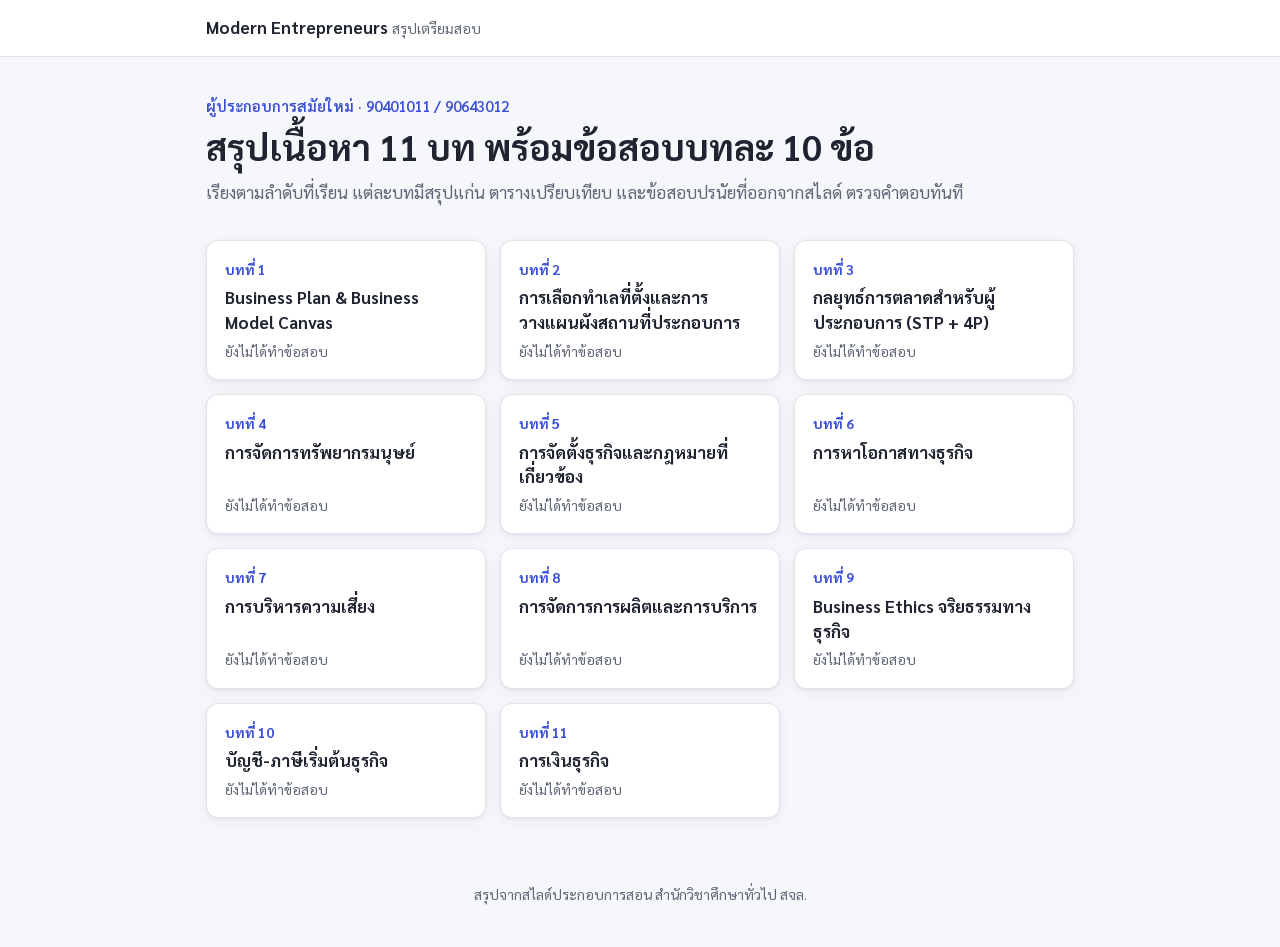
<file: index.html>
<!doctype html>
<html lang="th">
<head>
  <meta charset="utf-8">
  <meta name="viewport" content="width=device-width, initial-scale=1">
  <title>สรุป Modern Entrepreneurs</title>
  <link rel="preconnect" href="https://fonts.googleapis.com">
  <link rel="preconnect" href="https://fonts.gstatic.com" crossorigin>
  <link href="https://fonts.googleapis.com/css2?family=Sarabun:wght@400;600;700&display=swap" rel="stylesheet">
  <link rel="stylesheet" href="css/style.css">
</head>
<body>
  <header class="site-header">
    <div class="wrap">
      <a class="brand" href="index.html">Modern Entrepreneurs <small>สรุปเตรียมสอบ</small></a>
    </div>
  </header>

  <main class="wrap">
    <div class="hero">
      <p class="eyebrow">ผู้ประกอบการสมัยใหม่ · 90401011 / 90643012</p>
      <h1>สรุปเนื้อหา 11 บท พร้อมข้อสอบบทละ 10 ข้อ</h1>
      <p>เรียงตามลำดับที่เรียน แต่ละบทมีสรุปแก่น ตารางเปรียบเทียบ และข้อสอบปรนัยที่ออกจากสไลด์ ตรวจคำตอบทันที</p>
    </div>

    <div class="chapter-grid">
      <a class="chapter-card" href="chapters/01-bmc.html">
        <span class="num">บทที่ 1</span>
        <span class="title">Business Plan &amp; Business Model Canvas</span>
        <span class="meta" data-best="01-bmc"></span>
      </a>
      <a class="chapter-card" href="chapters/02-location.html">
        <span class="num">บทที่ 2</span>
        <span class="title">การเลือกทำเลที่ตั้งและการวางแผนผังสถานที่ประกอบการ</span>
        <span class="meta" data-best="02-location"></span>
      </a>
      <a class="chapter-card" href="chapters/03-marketing.html">
        <span class="num">บทที่ 3</span>
        <span class="title">กลยุทธ์การตลาดสำหรับผู้ประกอบการ (STP + 4P)</span>
        <span class="meta" data-best="03-marketing"></span>
      </a>
      <a class="chapter-card" href="chapters/04-hrm.html">
        <span class="num">บทที่ 4</span>
        <span class="title">การจัดการทรัพยากรมนุษย์</span>
        <span class="meta" data-best="04-hrm"></span>
      </a>
      <a class="chapter-card" href="chapters/05-setup-law.html">
        <span class="num">บทที่ 5</span>
        <span class="title">การจัดตั้งธุรกิจและกฎหมายที่เกี่ยวข้อง</span>
        <span class="meta" data-best="05-setup-law"></span>
      </a>
      <a class="chapter-card" href="chapters/06-opportunity.html">
        <span class="num">บทที่ 6</span>
        <span class="title">การหาโอกาสทางธุรกิจ</span>
        <span class="meta" data-best="06-opportunity"></span>
      </a>
      <a class="chapter-card" href="chapters/07-risk.html">
        <span class="num">บทที่ 7</span>
        <span class="title">การบริหารความเสี่ยง</span>
        <span class="meta" data-best="07-risk"></span>
      </a>
      <a class="chapter-card" href="chapters/08-production.html">
        <span class="num">บทที่ 8</span>
        <span class="title">การจัดการการผลิตและการบริการ</span>
        <span class="meta" data-best="08-production"></span>
      </a>
      <a class="chapter-card" href="chapters/09-ethics.html">
        <span class="num">บทที่ 9</span>
        <span class="title">Business Ethics จริยธรรมทางธุรกิจ</span>
        <span class="meta" data-best="09-ethics"></span>
      </a>
      <a class="chapter-card" href="chapters/10-tax.html">
        <span class="num">บทที่ 10</span>
        <span class="title">บัญชี-ภาษีเริ่มต้นธุรกิจ</span>
        <span class="meta" data-best="10-tax"></span>
      </a>
      <a class="chapter-card" href="chapters/11-finance.html">
        <span class="num">บทที่ 11</span>
        <span class="title">การเงินธุรกิจ</span>
        <span class="meta" data-best="11-finance"></span>
      </a>
    </div>
  </main>

  <footer>สรุปจากสไลด์ประกอบการสอน สำนักวิชาศึกษาทั่วไป สจล.</footer>
  <script src="js/quiz.js"></script>
</body>
</html>
</file>
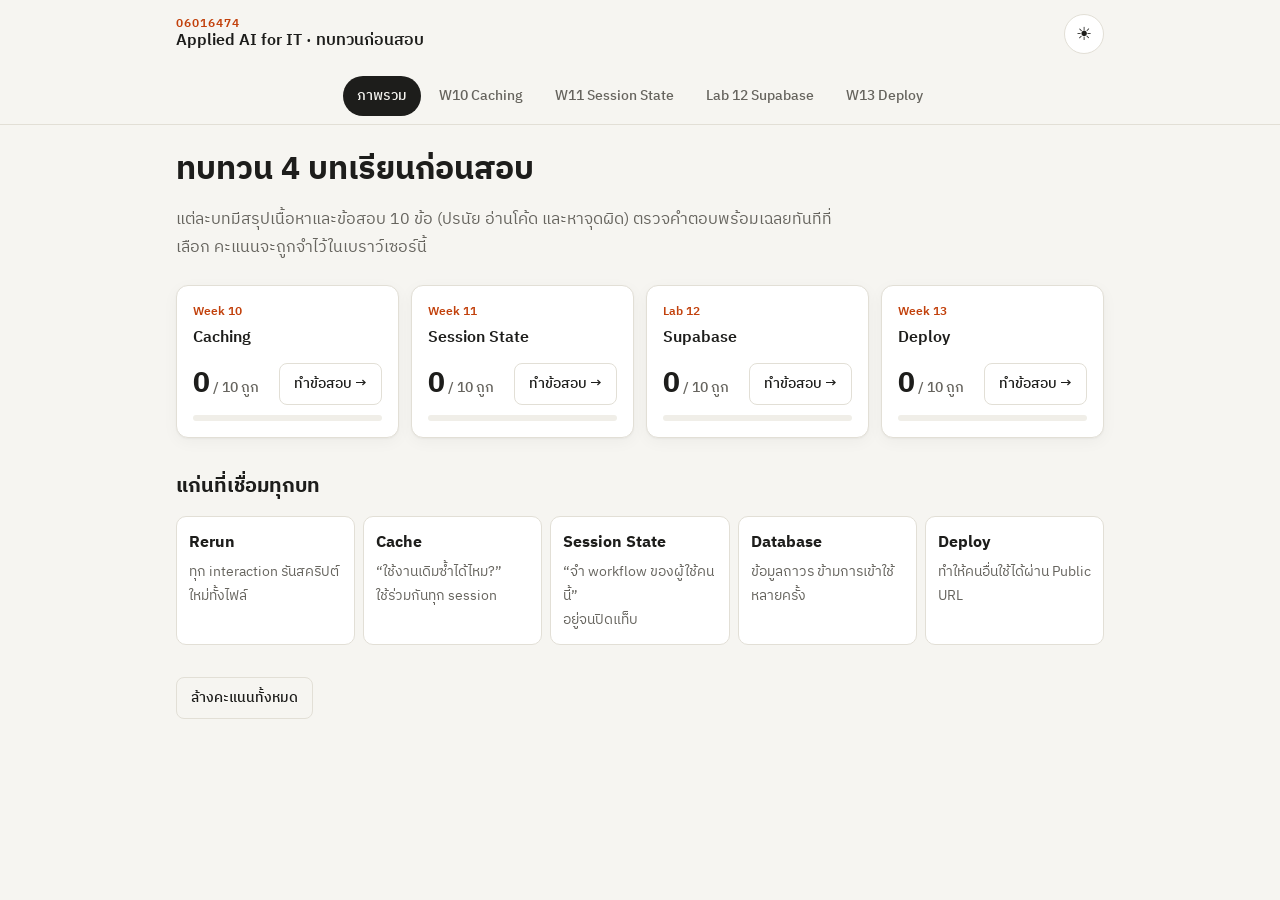
<file: exam-review/index.html>
<!doctype html>
<html lang="th">
<head>
  <meta charset="utf-8">
  <meta name="viewport" content="width=device-width, initial-scale=1">
  <title>Applied AI Review</title>
  <link rel="preconnect" href="https://fonts.googleapis.com">
  <link href="https://fonts.googleapis.com/css2?family=IBM+Plex+Sans+Thai:wght@400;500;600;700&family=JetBrains+Mono:wght@400;600&display=swap" rel="stylesheet">
  <link rel="stylesheet" href="style.css">
</head>
<body>
  <header class="topbar">
    <div class="brand">
      <span class="brand-code">06016474</span>
      <span class="brand-name">Applied AI for IT · ทบทวนก่อนสอบ</span>
    </div>
    <button id="themeToggle" class="icon-btn" type="button" aria-label="สลับธีมสว่าง/มืด">
      <span class="icon-sun">☀</span><span class="icon-moon">☾</span>
    </button>
  </header>

  <nav class="tabs" role="tablist" aria-label="บทเรียน">
    <button class="tab active" data-target="home" role="tab">ภาพรวม</button>
    <button class="tab" data-target="w10" role="tab">W10 Caching</button>
    <button class="tab" data-target="w11" role="tab">W11 Session State</button>
    <button class="tab" data-target="l12" role="tab">Lab 12 Supabase</button>
    <button class="tab" data-target="w13" role="tab">W13 Deploy</button>
  </nav>

  <main>
    <!-- ================= HOME ================= -->
    <section id="home" class="panel active">
      <h1>ทบทวน 4 บทเรียนก่อนสอบ</h1>
      <p class="lead">แต่ละบทมีสรุปเนื้อหาและข้อสอบ 10 ข้อ (ปรนัย อ่านโค้ด และหาจุดผิด) ตรวจคำตอบพร้อมเฉลยทันทีที่เลือก คะแนนจะถูกจำไว้ในเบราว์เซอร์นี้</p>

      <div id="progressGrid" class="progress-grid"></div>

      <h2>แก่นที่เชื่อมทุกบท</h2>
      <div class="flow">
        <div class="flow-step"><b>Rerun</b><span>ทุก interaction รันสคริปต์ใหม่ทั้งไฟล์</span></div>
        <div class="flow-step"><b>Cache</b><span>“ใช้งานเดิมซ้ำได้ไหม?”<br>ใช้ร่วมกันทุก session</span></div>
        <div class="flow-step"><b>Session State</b><span>“จำ workflow ของผู้ใช้คนนี้”<br>อยู่จนปิดแท็บ</span></div>
        <div class="flow-step"><b>Database</b><span>ข้อมูลถาวร ข้ามการเข้าใช้หลายครั้ง</span></div>
        <div class="flow-step"><b>Deploy</b><span>ทำให้คนอื่นใช้ได้ผ่าน Public URL</span></div>
      </div>

      <div class="actions">
        <button id="resetAll" class="btn ghost" type="button">ล้างคะแนนทั้งหมด</button>
      </div>
    </section>

    <!-- ================= WEEK 10 ================= -->
    <section id="w10" class="panel">
      <div class="lesson-head">
        <p class="eyebrow">Week 10</p>
        <h1>Caching and Efficient Model Integration</h1>
        <div class="subtabs">
          <button class="subtab active" data-view="summary">สรุป</button>
          <button class="subtab" data-view="quiz">ข้อสอบ <span class="badge" data-badge="w10"></span></button>
        </div>
      </div>

      <div class="view summary active">
        <div class="card">
          <h2>ปัญหา: Rerun ทำงานซ้ำ</h2>
          <p>Streamlit รันไฟล์ Python ใหม่ตั้งแต่บนลงล่างทุกครั้งที่ผู้ใช้กด widget หรือแก้ source code งานช้าอย่าง <code>load_model()</code> จึงถูกรันซ้ำทุกรอบ แม้โมเดลไม่ได้เปลี่ยน</p>
          <p>งานที่ควร cache: อ่านไฟล์ใหญ่ (CSV/Excel/JSON), เรียก API/database, เตรียม AI tools (model, tokenizer, embeddings)</p>
          <div class="callout">Cache งานที่ <b>แพง</b> และ <b>คงที่พอ</b> จะใช้ซ้ำข้าม rerun ได้</div>
        </div>

        <div class="card">
          <h2>Cache hit / Cache miss</h2>
          <div class="two-col">
            <div class="mini ok"><b>CACHE HIT</b><br>มี entry ที่ตรงกัน → คืนค่าที่เก็บไว้ ตัวฟังก์ชัน <u>ไม่ถูกรัน</u></div>
            <div class="mini warn"><b>CACHE MISS</b><br>ไม่มี entry → รันฟังก์ชัน แล้วเก็บผลลัพธ์ไว้</div>
          </div>
<pre><code class="py">@st.cache_data
def slow_square(x):
    time.sleep(3)
    return x * x

slow_square(5)  # MISS → คำนวณ 25 แล้วเก็บ
slow_square(5)  # HIT
slow_square(7)  # MISS → คำนวณ 49 แล้วเก็บ
slow_square(5)  # HIT</code></pre>
          <p>ฟังก์ชันเดียวเก็บได้ <b>หลาย entry</b> แยกตาม cache identity</p>
          <div class="callout danger">Cache ข้ามแค่ <b>ตัวฟังก์ชัน</b> ที่ cache ไว้ ไม่ได้ข้ามการ rerun ส่วนอื่นของสคริปต์ยังรันใหม่ทั้งหมด</div>
        </div>

        <div class="card">
          <h2>Cache identity: เมื่อไรจะ hit</h2>
          <ol>
            <li>เป็นฟังก์ชันที่ decorate ตัวเดิม</li>
            <li>argument ตรงกับที่เคยเรียก (ยกเว้น parameter ที่ตั้งใจละไว้)</li>
            <li>source code ของฟังก์ชันไม่ถูกแก้</li>
          </ol>
          <p>ข้อใดข้อหนึ่งเปลี่ยน → cache miss → สร้าง entry ใหม่</p>
        </div>

        <div class="card">
          <h2>cache_data vs cache_resource</h2>
          <div class="table-wrap"><table>
            <thead><tr><th></th><th><code>@st.cache_data</code></th><th><code>@st.cache_resource</code></th></tr></thead>
            <tbody>
              <tr><td>ใช้กับ</td><td>DataFrame, array, dict, list, str, ตัวเลข, ผลจาก API</td><td>ML model, DB connection, engine, handle ที่ใช้ร่วมกัน</td></tr>
              <tr><td>ผู้เรียกได้</td><td><b>สำเนา</b> ของตัวเอง (serialize/deserialize)</td><td><b>object ตัวเดียวกัน</b> ไม่มีการ copy</td></tr>
              <tr><td>แก้ไข object</td><td>ไม่กระทบคนอื่น</td><td>ทุก session เห็นการแก้ไข</td></tr>
              <tr><td>ข้อควรระวัง</td><td>ข้อมูลอาจเก่า (stale)</td><td>ต้อง thread-safe, ห้าม mutate แบบไม่ปลอดภัย</td></tr>
            </tbody>
          </table></div>
<pre><code class="py">@st.cache_resource
def get_numbers():
    return [1, 2, 3]

numbers = get_numbers()
numbers.remove(1)
# รอบแรก: object ที่แชร์กลายเป็น [2, 3]
# rerun ถัดไป: ได้ object เดิม [2, 3] → remove(1)
# ValueError: 1 is not in list</code></pre>
          <p class="muted">คำถามที่ใช้ตัดสิน: ผู้เรียกควรได้ผลลัพธ์ที่แยกกัน หรือตั้งใจใช้ object เดียวร่วมกัน?</p>
        </div>

        <div class="card">
          <h2>Hashing และ underscore</h2>
<pre><code class="py">@st.cache_data
def fetch_data(_db_connection, num_rows):
    return _db_connection.fetch(num_rows)
# _db_connection ไม่นับเป็น cache key
# num_rows นับเป็น cache key</code></pre>
          <p>parameter ต้อง hashable เพื่อใช้เป็น key ถ้า hash ไม่ได้ให้ใส่ <code>_</code> นำหน้า <b>แต่</b> อย่าละ parameter ที่มีผลต่อผลลัพธ์</p>
        </div>

        <div class="card">
          <h2>Advanced: ความสดของข้อมูลและหน่วยความจำ</h2>
          <ul>
            <li><code>ttl=3600</code> หรือ <code>ttl=datetime.timedelta(hours=1)</code> → entry หมดอายุแล้วรันใหม่ (แก้ปัญหาข้อมูลเก่า)</li>
            <li><code>max_entries=1000</code> → จำกัด <b>จำนวน</b> entry เมื่อเต็มจะลบอันเก่าสุดออก (ไม่ได้คุมขนาดเป็นไบต์)</li>
            <li><code>show_spinner=False</code> สำหรับงานเร็ว หรือ <code>show_spinner="Fetching data..."</code> เพื่อบอกผู้ใช้ตอน miss</li>
            <li><code>load_data.clear()</code> ล้างเฉพาะฟังก์ชันนั้น, <code>st.cache_data.clear()</code> / <code>st.cache_resource.clear()</code> ล้างทั้งประเภท</li>
          </ul>
<pre><code class="py">@st.cache_data
def load_data(path, file_mtime):
    return pd.read_csv(path)

mtime = os.path.getmtime("data.csv")
df = load_data("data.csv", mtime)  # ไฟล์เปลี่ยน → mtime เปลี่ยน → miss</code></pre>
          <div class="callout">ถ้าแหล่งข้อมูลจริงเปลี่ยน ให้ทำให้การเปลี่ยนนั้นปรากฏใน <b>input ของฟังก์ชัน</b></div>
        </div>

        <div class="card">
          <h2>ควร cache หรือไม่</h2>
          <div class="two-col">
            <div class="mini ok"><b>ควร</b><br>อ่านไฟล์/DB/API ที่แพง (มีกฎความสด) · transformation ที่แพงและ input ซ้ำ · โหลดโมเดลที่ใช้ซ้ำ<br><i>อาจจะ:</i> prediction ที่ request ซ้ำกันจริง</div>
            <div class="mini warn"><b>ไม่ควร</b><br>เลขคณิตง่ายๆ · input ไม่ซ้ำแทบทุกครั้ง · state ของผู้ใช้ที่เปลี่ยนได้ · งานที่มี side effect ต้องเกิดทุกครั้ง</div>
          </div>
          <p class="muted">ถามสองข้อ: ใช้ซ้ำแล้วประหยัดจริงไหม? ใช้ซ้ำแล้วยังถูกต้องไหม?</p>
        </div>
      </div>

      <div class="view quiz" data-quiz="w10"></div>
    </section>

    <!-- ================= WEEK 11 ================= -->
    <section id="w11" class="panel">
      <div class="lesson-head">
        <p class="eyebrow">Week 11</p>
        <h1>Session State and Stateful Interaction</h1>
        <div class="subtabs">
          <button class="subtab active" data-view="summary">สรุป</button>
          <button class="subtab" data-view="quiz">ข้อสอบ <span class="badge" data-badge="w11"></span></button>
        </div>
      </div>

      <div class="view summary active">
        <div class="card">
          <h2>Session คืออะไร</h2>
          <p><b>1 แท็บเบราว์เซอร์ = 1 session</b> คือการเชื่อมต่อหนึ่งครั้งระหว่างแท็บกับแอป server และแอปใช้ร่วมกัน แต่ <code>st.session_state</code> ของแต่ละ session แยกกัน เปิดแท็บใหม่ = state ใหม่</p>
          <div class="table-wrap"><table>
            <thead><tr><th></th><th>Session State</th><th>Cache</th></tr></thead>
            <tbody>
              <tr><td>Scope</td><td>หนึ่ง browser session</td><td>ใช้ร่วมกันทุก session บน app/server เดียวกัน</td></tr>
              <tr><td>จุดประสงค์</td><td>จำค่าของผู้ใช้ที่เปลี่ยนไปเรื่อยๆ</td><td>ใช้ผลงานที่แพงและคงที่ซ้ำ</td></tr>
              <tr><td>อายุ</td><td>หายเมื่อ session จบหรือถูก reset</td><td>อยู่จนถูกล้าง หมดอายุ หรือ invalidate</td></tr>
            </tbody>
          </table></div>
          <p>ใช้กับ: ประวัติแชท, ขั้นตอนของ workflow, ตัวเลือก/filter/draft ชั่วคราว</p>
        </div>

        <div class="card">
          <h2>ตัวแปรธรรมดาถูกรีเซ็ตทุก rerun</h2>
          <div class="two-col">
<pre><code class="py"># ไม่มี session state
count = 0
if st.button("Add 1"):
    count += 1
st.write("Count:", count)
# กดกี่ครั้งก็แสดง 1</code></pre>
<pre><code class="py"># มี session state
if "count" not in st.session_state:
    st.session_state.count = 0
if st.button("Add 1"):
    st.session_state.count += 1
st.write("Count =", st.session_state.count)</code></pre>
          </div>
          <div class="callout">Initialize <b>ครั้งเดียว</b> ด้วย <code>if "key" not in st.session_state</code> แล้วอ่าน/แก้ผ่าน <code>st.session_state</code></div>
        </div>

        <div class="card">
          <h2>ใช้เหมือน dictionary</h2>
<pre><code class="py">st.session_state["count"] = 0      # dictionary syntax
st.session_state.count = 0         # attribute syntax
st.session_state["count"] += 1     # update
del st.session_state["count"]      # delete
for key in list(st.session_state.keys()):
    del st.session_state[key]      # ล้างทุก key</code></pre>
          <p class="muted">dictionary syntax อ่านง่ายกว่าเวลาวนลูป ลบ หรือตรวจ key</p>
        </div>

        <div class="card">
          <h2>Widget key</h2>
<pre><code class="py">st.text_input("Your name", key="name")
st.slider("Level", 1, 10, key="level")
st.write(st.session_state["name"])   # ค่าเดียวกับ widget</code></pre>
          <p>ใส่ <code>key</code> แล้วค่าของ widget จะถูกเขียนลง Session State อัตโนมัติ ต้องตั้งค่าเริ่มต้นใน state <b>ก่อน</b> สร้าง widget</p>
<pre><code class="py">if "celsius" not in st.session_state:
    st.session_state.celsius = 50.0
st.slider("Temperature", min_value=-100.0, max_value=100.0, key="celsius")</code></pre>
        </div>

        <div class="card">
          <h2>Callbacks</h2>
          <p class="flow-inline">ผู้ใช้เปลี่ยน widget → <b>callback รัน</b> → state ถูกอัปเดต → สคริปต์ rerun</p>
<pre><code class="py">def increment_counter():
    st.session_state.count += 1

st.button("Increment", on_click=increment_counter)    # ✓ ส่งฟังก์ชัน
st.button("Increment", on_click=increment_counter())  # ✗ เรียกทันทีทุก rerun</code></pre>
          <ul>
            <li><code>on_click</code> สำหรับปุ่ม, <code>on_change</code> สำหรับ text_input, slider, selectbox, checkbox</li>
            <li>ส่งค่าคงที่ด้วย <code>args</code> / <code>kwargs</code> และอ่านค่า widget ใน callback ผ่าน <code>st.session_state</code></li>
            <li>ใน <code>st.form</code> callback ต้องอยู่ที่ <code>st.form_submit_button(..., on_click=...)</code></li>
          </ul>
        </div>

        <div class="card">
          <h2>Error ที่พบบ่อย</h2>
          <ol class="errors">
            <li><b>อ่าน key ก่อนสร้าง</b> → exception ให้ initialize ก่อน</li>
            <li><b>แก้ state หลังสร้าง widget</b> → <code>StreamlitAPIException: ... cannot be modified after the widget with key ... is instantiated</code></li>
            <li><b>ตั้งค่าเริ่มต้นซ้อนสองที่</b> (state = 7 และ <code>value=5</code>) → warning ให้เลือกแหล่งเดียว</li>
            <li><b>ตั้งค่า state ของ button</b> → error เพราะ button เป็น True แค่ rerun เดียว ให้เก็บ <i>ผลลัพธ์</i> แทน</li>
          </ol>
<pre><code class="py">if "submitted" not in st.session_state:
    st.session_state.submitted = False
if st.button("Submit"):
    st.session_state.submitted = True   # เก็บผลลัพธ์ ไม่ใช่สถานะปุ่ม</code></pre>
        </div>

        <div class="card">
          <h2>อายุของ session และการใช้คู่กับ cache</h2>
          <ul>
            <li>แท็บเดิม interaction ปกติ → state อยู่ต่อ</li>
            <li>แท็บใหม่/ผู้ใช้ใหม่ → session ใหม่ state ใหม่</li>
            <li>Reload/connection reset → state อาจหายเพราะ WebSocket เปลี่ยน</li>
          </ul>
<pre><code class="py">@st.cache_resource
def load_model():
    return create_model()        # ใช้ร่วมกันทุกคน

if "messages" not in st.session_state:
    st.session_state.messages = []   # แยกต่อ session</code></pre>
          <div class="callout">Session State คือหน่วยความจำชั่วคราวต่อ session <b>ไม่ใช่ database</b> ใครควรเห็น? อยู่ได้นานแค่ไหน?</div>
        </div>
      </div>

      <div class="view quiz" data-quiz="w11"></div>
    </section>

    <!-- ================= LAB 12 ================= -->
    <section id="l12" class="panel">
      <div class="lesson-head">
        <p class="eyebrow">Lab 12</p>
        <h1>Connecting to Database (Supabase)</h1>
        <div class="subtabs">
          <button class="subtab active" data-view="summary">สรุป</button>
          <button class="subtab" data-view="quiz">ข้อสอบ <span class="badge" data-badge="l12"></span></button>
        </div>
      </div>

      <div class="view summary active">
        <div class="card">
          <h2>Supabase คืออะไร</h2>
          <p>แพลตฟอร์ม <b>Backend-as-a-Service (BaaS)</b> แบบ open-source ที่สร้างบน <b>PostgreSQL</b> ช่วยให้สร้าง backend ได้เร็วโดยไม่ต้องเขียนโครงสร้างพื้นฐานเอง</p>
          <h3>ข้อดี</h3>
          <ul>
            <li><b>Relational:</b> PostgreSQL เต็มรูปแบบ รองรับข้อมูลที่สัมพันธ์ซับซ้อน (SQL) ยืดหยุ่นกว่า NoSQL</li>
            <li><b>ลดเวลาเขียน API:</b> สร้าง REST และ GraphQL API ให้อัตโนมัติตาม Database Schema</li>
            <li><b>ไม่มี Vendor Lock-in:</b> open-source, self-host หรือย้าย cloud ได้</li>
            <li><b>Row-Level Security (RLS)</b> ของ PostgreSQL ควบคุมสิทธิ์ละเอียด</li>
            <li><b>รองรับ AI:</b> ส่วนขยาย <code>pgvector</code> เก็บ/ค้นหา vector สำหรับ RAG</li>
          </ul>
          <h3>ฟีเจอร์หลัก</h3>
          <div class="chips">
            <span>Database (PostgreSQL)</span><span>Authentication (อีเมล/รหัสผ่าน, OAuth: Google, GitHub)</span><span>Storage</span><span>Realtime (WebSockets)</span><span>Edge Functions (Serverless)</span>
          </div>
        </div>

        <div class="card">
          <h2>สร้างโปรเจคและตาราง</h2>
          <ul>
            <li>Project: <code>lab12_database_connection</code>, Region: Singapore (ใกล้ที่สุด), เปิด <b>Enable Data API</b></li>
            <li>ตาราง <code>helpdesk_tickets</code> จาก <code>helpdesk_tickets_timestamped.csv</code>: <b>ticket_id</b> = Primary key, <b>created_at</b> = timestamp</li>
            <li>ตาราง <code>helpdesk_validation</code> จาก <code>helpdesk_validation_queries.csv</code>: <b>query_id</b> = Primary key</li>
          </ul>
        </div>

        <div class="card">
          <h2>Row-Level Security (RLS)</h2>
          <p>กลไกของ PostgreSQL ควบคุมสิทธิ์ <b>ระดับแถว (row)</b> ผ่าน <b>Policy</b> ว่าผู้ใช้แต่ละประเภททำ <code>SELECT</code>, <code>INSERT</code>, <code>UPDATE</code>, <code>DELETE</code> แถวไหนได้ เช่น ให้ผู้ใช้เห็นเฉพาะข้อมูลตัวเอง หรือให้แอดมินเห็นทั้งหมด</p>
          <div class="callout">ใน Lab <b>ปิด RLS</b> เพราะยังไม่ใช้ Authentication และเป็นข้อมูลจำลอง เพื่อโฟกัสที่การเชื่อมต่อและ query<br>ระบบจริงที่มีผู้ใช้หลายประเภท <b>ควรเปิด RLS</b> และกำหนด Policy ให้เหมาะสม</div>
        </div>

        <div class="card">
          <h2>เชื่อม Streamlit กับ Supabase</h2>
          <div class="two-col">
            <div class="mini ok"><b>ใช้: Publishable key</b><br><code>sb_publishable_...</code></div>
            <div class="mini warn"><b>ห้ามใช้: Secret key / Service Role key</b><br><code>sb_secret_...</code> มีสิทธิ์สูง <b>ข้าม RLS ได้</b></div>
          </div>
          <p>เก็บค่าไว้ใน <code>.streamlit/secrets.toml</code> เพื่อแยก configuration ออกจาก source code (ถ้าไม่มีไฟล์ให้สร้างเอง)</p>
<pre><code class="toml"># .streamlit/secrets.toml
supabase_url = "https://xxxxxxxxxxxxxxxxxxxx.supabase.co"
supabase_key = "sb_publishable_..."</code></pre>
          <ul>
            <li>Key: <b>Project Settings &gt; API Keys</b></li>
            <li>URL: <b>Integration &gt; Data API</b> (ห้ามแชร์)</li>
          </ul>
        </div>

        <div class="card">
          <h2>ให้สิทธิ์อ่านกับ role anon</h2>
<pre><code class="sql">GRANT SELECT ON TABLE
  public.helpdesk_tickets,
  public.helpdesk_validation
TO anon;</code></pre>
          <p>ผู้ใช้ไม่ระบุตัวตน (anon) ซึ่งเชื่อมต่อด้วย publishable key จะ <b>อ่าน (SELECT) ได้อย่างเดียว</b> ทั้งสองตาราง รันใน <b>SQL Editor</b></p>
        </div>
      </div>

      <div class="view quiz" data-quiz="l12"></div>
    </section>

    <!-- ================= WEEK 13 ================= -->
    <section id="w13" class="panel">
      <div class="lesson-head">
        <p class="eyebrow">Week 13</p>
        <h1>Deploying Streamlit Applications</h1>
        <div class="subtabs">
          <button class="subtab active" data-view="summary">สรุป</button>
          <button class="subtab" data-view="quiz">ข้อสอบ <span class="badge" data-badge="w13"></span></button>
        </div>
      </div>

      <div class="view summary active">
        <div class="card">
          <h2>Deploy ต้องมีอะไรบ้าง</h2>
          <p class="flow-inline">Code → GitHub → Streamlit Community Cloud → Public URL → ผู้ใช้จริง</p>
          <div class="table-wrap"><table>
            <thead><tr><th>ส่วนประกอบ</th><th>บอกอะไร</th><th>ตัวอย่าง</th></tr></thead>
            <tbody>
              <tr><td>Application Code</td><td>จะรันอะไร</td><td><code>main.py</code>, <code>training.py</code></td></tr>
              <tr><td>Dependencies</td><td>ต้องติดตั้ง library อะไร</td><td><code>requirements.txt</code></td></tr>
              <tr><td>Configuration / Secrets</td><td>ค่าของ environment นี้</td><td>Supabase URL และ key</td></tr>
              <tr><td>Cloud Environment</td><td>รันที่ไหน</td><td>Python, CPU, memory, storage</td></tr>
            </tbody>
          </table></div>
        </div>

        <div class="card">
          <h2>ขั้นตอน Deploy (Example 1)</h2>
          <ol>
            <li>เตรียมและทดสอบไฟล์ในเครื่อง</li>
            <li>Push ขึ้น GitHub repository</li>
            <li>เปิด <b>share.streamlit.io</b> → Create app</li>
            <li>เลือก repository, branch และ <code>main.py</code> (entrypoint)</li>
            <li>Advanced settings (ไม่บังคับ): Python version → Deploy</li>
            <li>เปิด URL แล้วทดสอบการใช้งาน</li>
          </ol>
        </div>

        <div class="card">
          <h2>“It works on my machine”</h2>
          <p>Cloud สร้าง Python environment ของตัวเอง <b>ไม่ได้คัดลอก</b> ของเราไป จึงต้องระบุ library ที่ใช้ใน <code>requirements.txt</code> (วางไว้ข้าง <code>main.py</code>) และควร <b>pin version</b> ที่ทดสอบแล้วเพื่อให้สร้าง environment ซ้ำได้</p>
<pre><code class="txt"># requirements.txt (Helpdesk)
streamlit
pandas
scikit-learn
supabase</code></pre>
        </div>

        <div class="card">
          <h2>Secrets: Local vs Cloud</h2>
<pre><code class="py">url = st.secrets["supabase_url"]   # โค้ดเหมือนกันทั้งสองที่
key = st.secrets["supabase_key"]</code></pre>
          <div class="two-col">
            <div class="mini"><b>Local</b><br><code>.streamlit/secrets.toml</code> และใส่ใน <code>.gitignore</code></div>
            <div class="mini"><b>Community Cloud</b><br>Advanced settings → Secrets</div>
          </div>
          <div class="callout danger">ห้าม commit API key, password หรือ <code>secrets.toml</code> ขึ้น GitHub เปลี่ยนแค่ <b>ที่เก็บค่า</b> โค้ดยังใช้ <code>st.secrets</code></div>
        </div>

        <div class="card">
          <h2>ความต่างระหว่าง Local กับ Cloud</h2>
          <ul>
            <li><b>Python version:</b> เลือกให้ตรงกับที่ทดสอบในเครื่อง</li>
            <li><b>Libraries:</b> ระบุ package และตรวจ version</li>
            <li><b>Secrets:</b> ใส่ค่าบน cloud แยกต่างหาก</li>
            <li><b>File paths:</b> ไฟล์ต้องอยู่ใน repo ห้ามใช้ path เฉพาะเครื่อง</li>
            <li><b>CPU/memory:</b> การ train และโมเดลใหญ่ใช้ทรัพยากรจำกัด</li>
            <li><b>Storage:</b> ไฟล์บน cloud <b>ไม่รับประกันว่าคงอยู่</b> เก็บข้อมูลถาวรใน Supabase</li>
          </ul>
          <p class="flow-inline">Develop → Commit/Push → Deploy → Test → Fix → Push again (Cloud ดู branch ที่เลือกและอัปเดตแอปเองเมื่อ push)</p>
        </div>

        <div class="card">
          <h2>แก้ปัญหา Deploy</h2>
          <p>เริ่มจาก error message: <b>Manage app → Cloud logs</b></p>
          <div class="table-wrap"><table>
            <thead><tr><th>อาการ</th><th>สาเหตุ/สิ่งที่ตรวจก่อน</th></tr></thead>
            <tbody>
              <tr><td>Module not found</td><td>ไม่ได้ใส่ใน <code>requirements.txt</code></td></tr>
              <tr><td>เข้า Supabase ไม่ได้</td><td>secret ขาด/ผิด หรือ database access policy</td></tr>
              <tr><td>ในเครื่องได้ บน cloud พัง</td><td>เทียบ Python, packages, secrets, resources</td></tr>
              <tr><td>File not found</td><td>ไฟล์ไม่อยู่ใน repo, path ผิด, ตัวพิมพ์เล็ก/ใหญ่ไม่ตรง</td></tr>
              <tr><td>แอปผิดตัวขึ้นมา</td><td>repository, branch หรือ entrypoint ผิด</td></tr>
              <tr><td>พฤติกรรมเปลี่ยนหลัง deploy</td><td>version ของ Python/package ต่างกัน</td></tr>
            </tbody>
          </table></div>
        </div>

        <div class="card">
          <h2>Deployment ≠ Production-Ready</h2>
          <div class="three-col">
            <div class="mini"><b>Security</b><br>Authentication, Authorization, Database security/RLS</div>
            <div class="mini"><b>Operations</b><br>Monitoring/logging, Backup/recovery, Reliability</div>
            <div class="mini"><b>Capacity</b><br>Scaling, CPU/memory/service limits, Cost</div>
          </div>
          <p class="muted">ทางเลือกอื่น: Render, AWS, Azure, GCP พร้อม container เช่น Docker</p>
          <div class="callout">Applied AI ไม่ใช่แค่สร้างโมเดล แต่คือการสร้าง <b>ระบบรอบโมเดล</b> ที่คนใช้งานได้จริง</div>
        </div>
      </div>

      <div class="view quiz" data-quiz="w13"></div>
    </section>
  </main>

  <script src="script.js"></script>
</body>
</html>
</file>
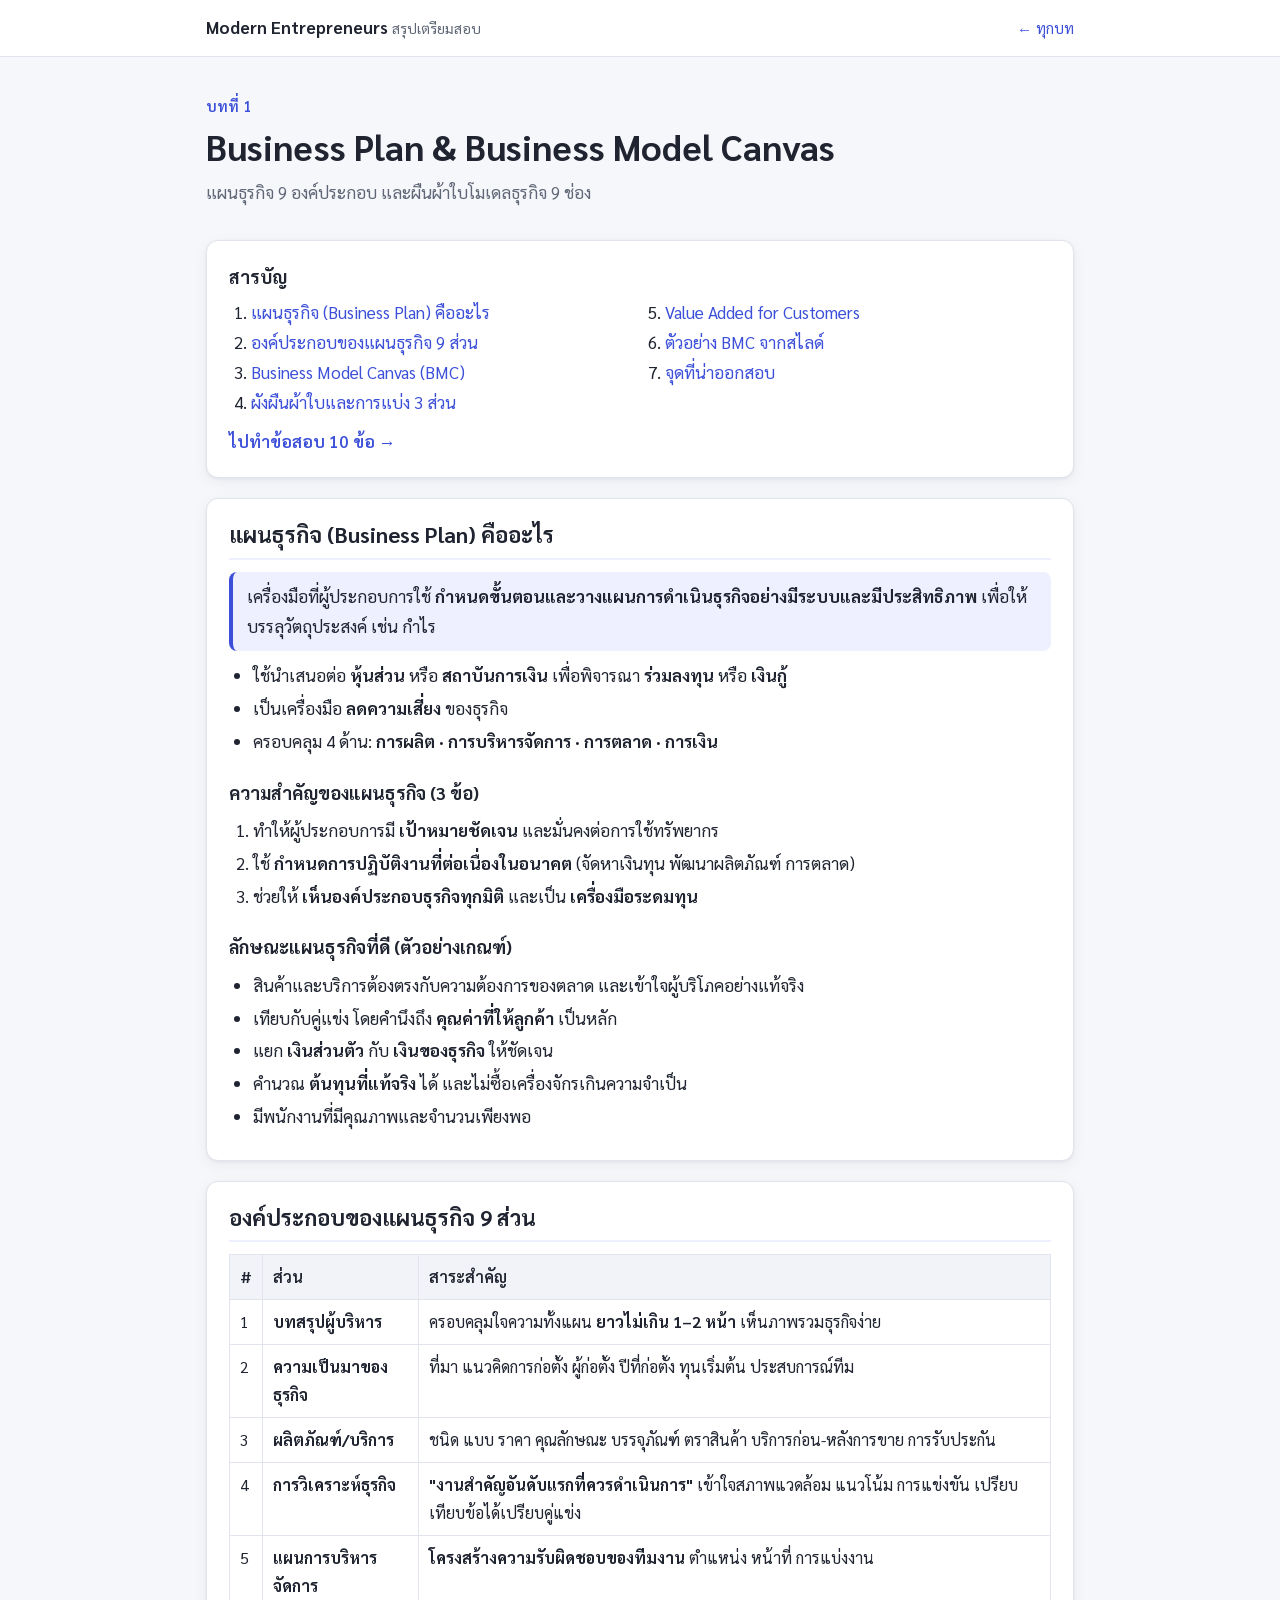
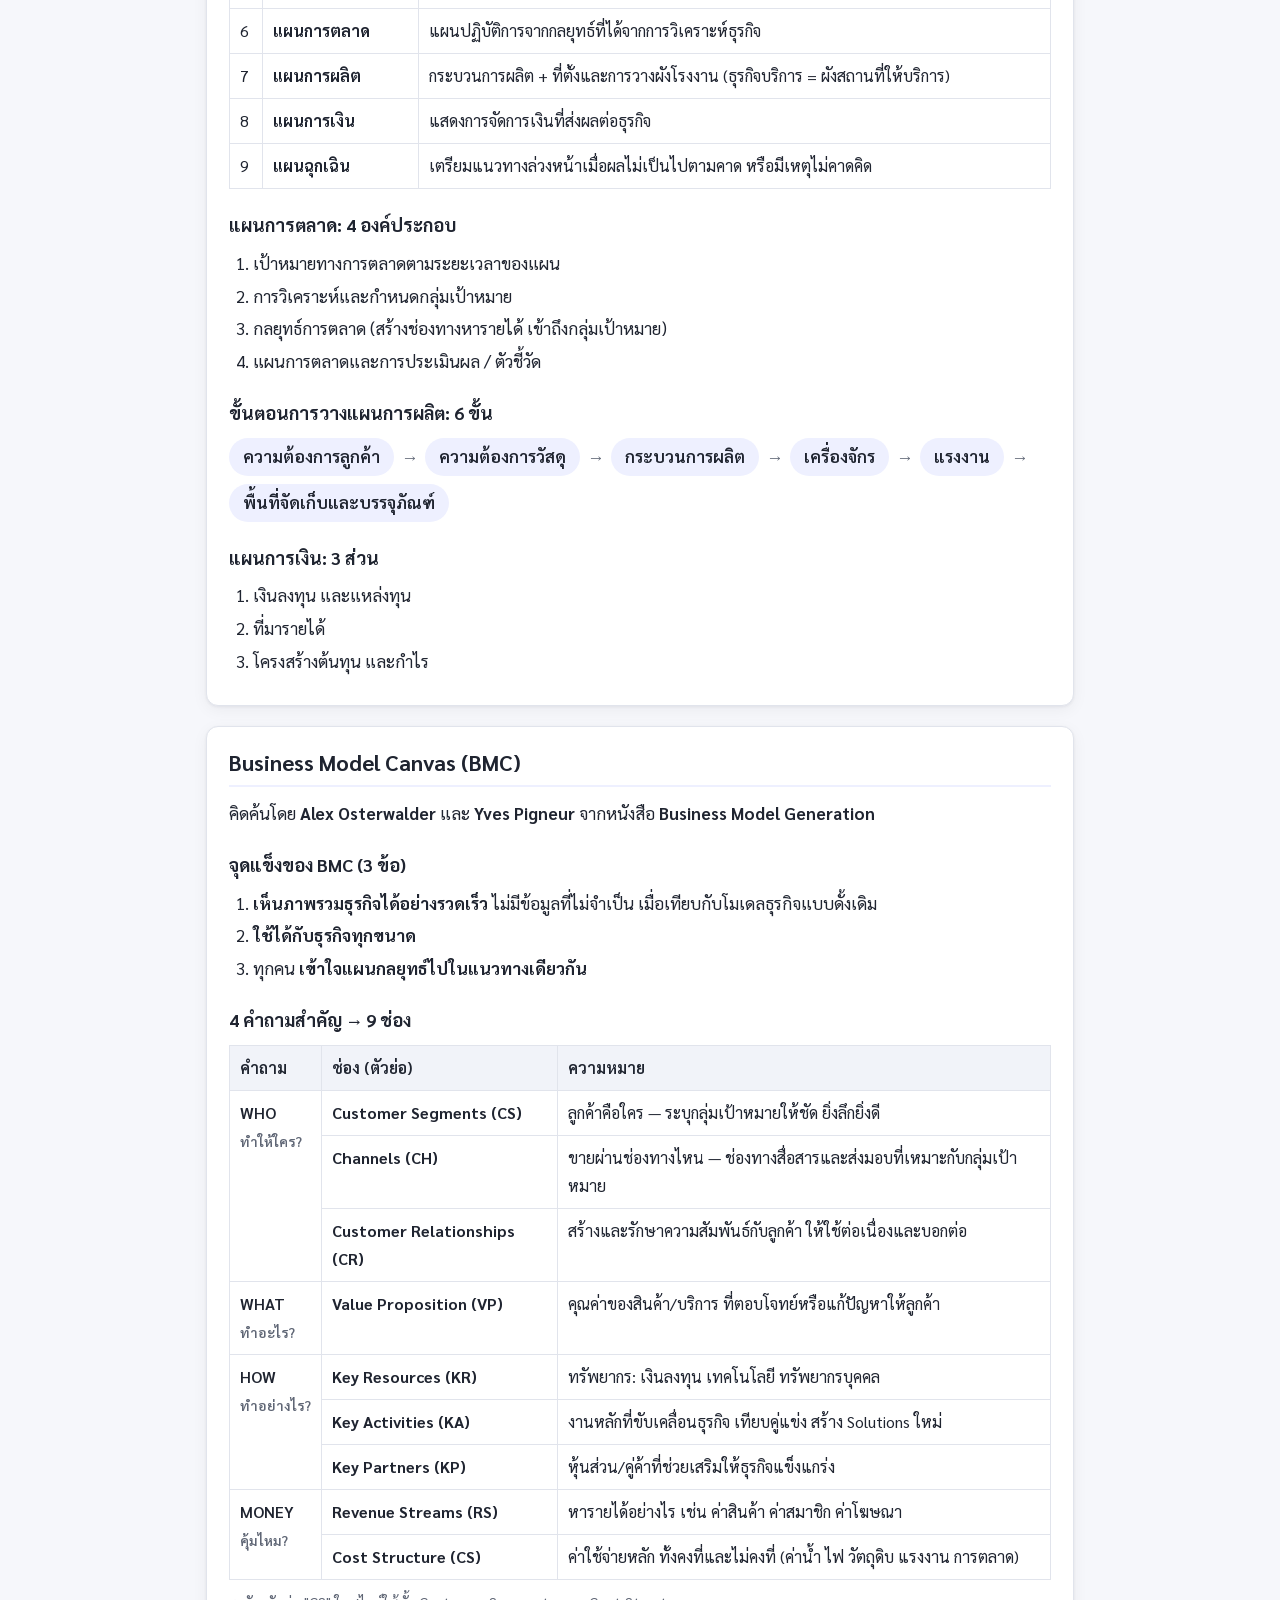
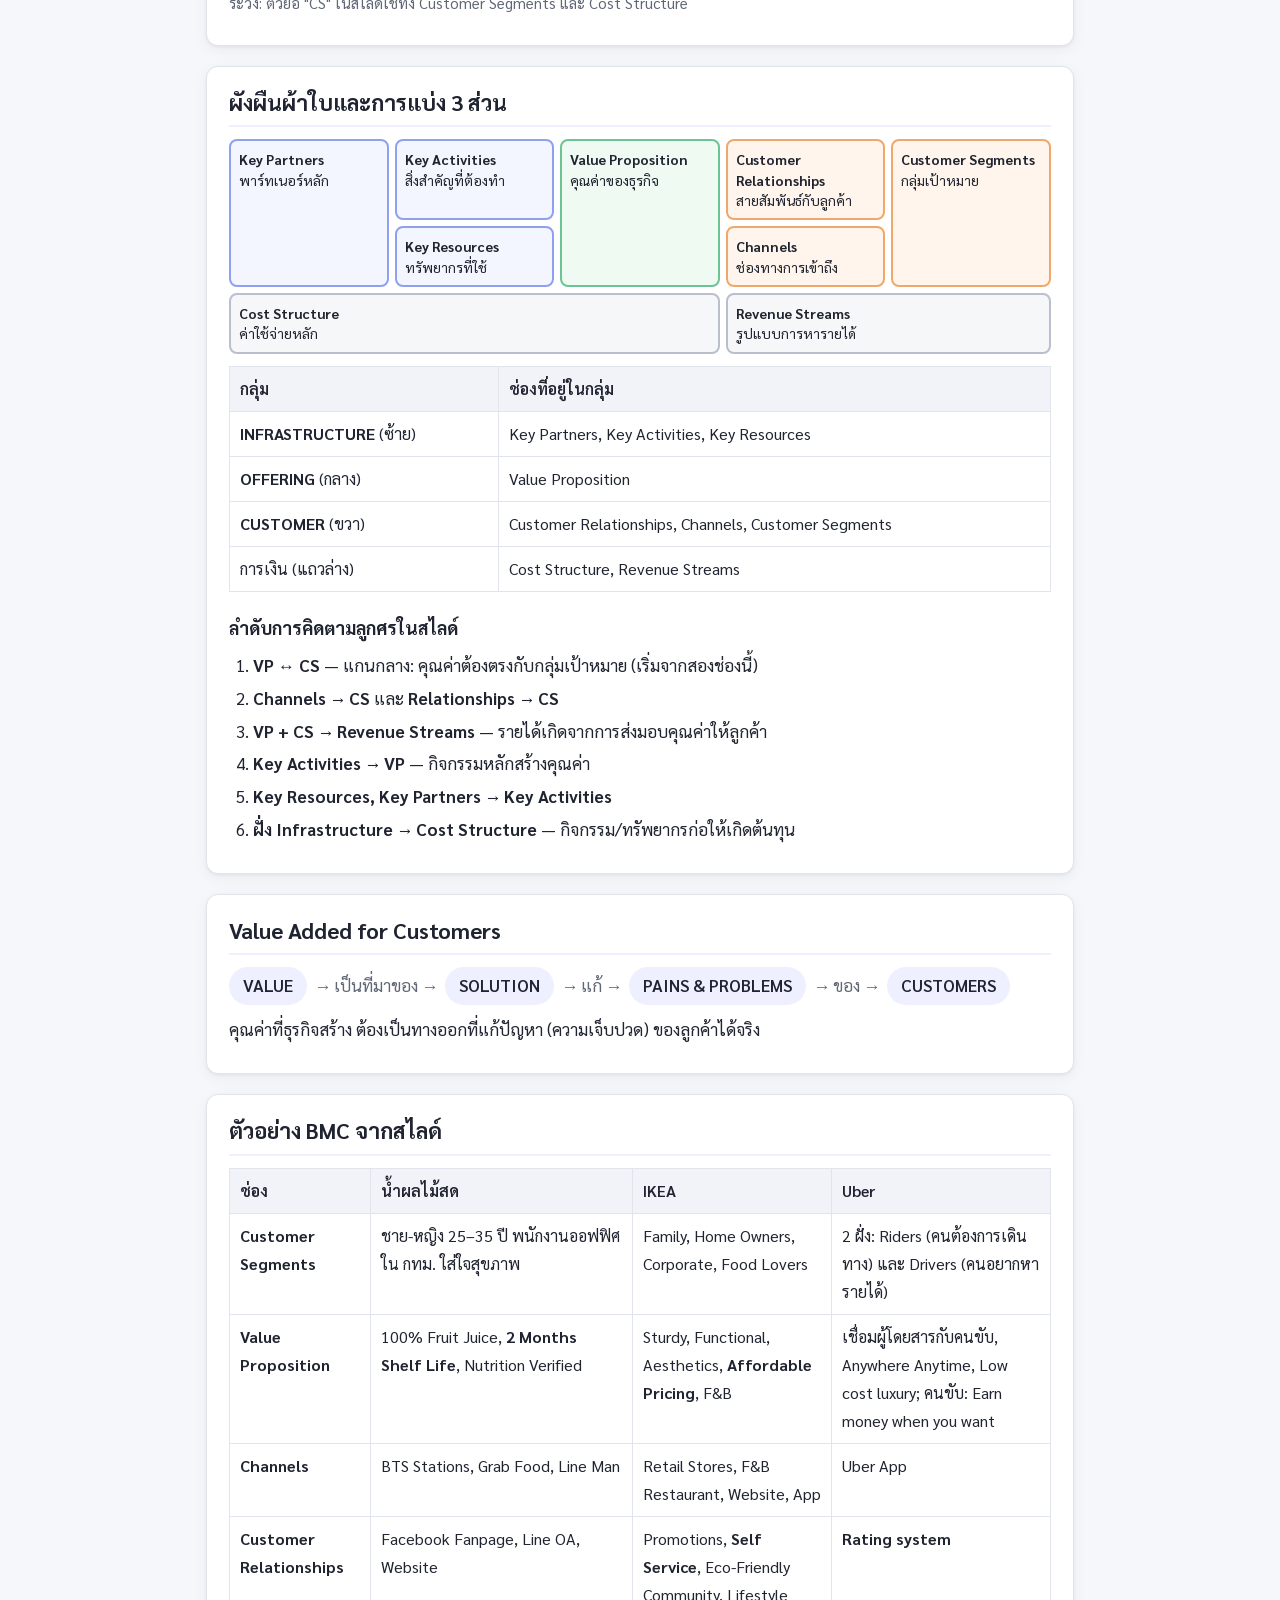
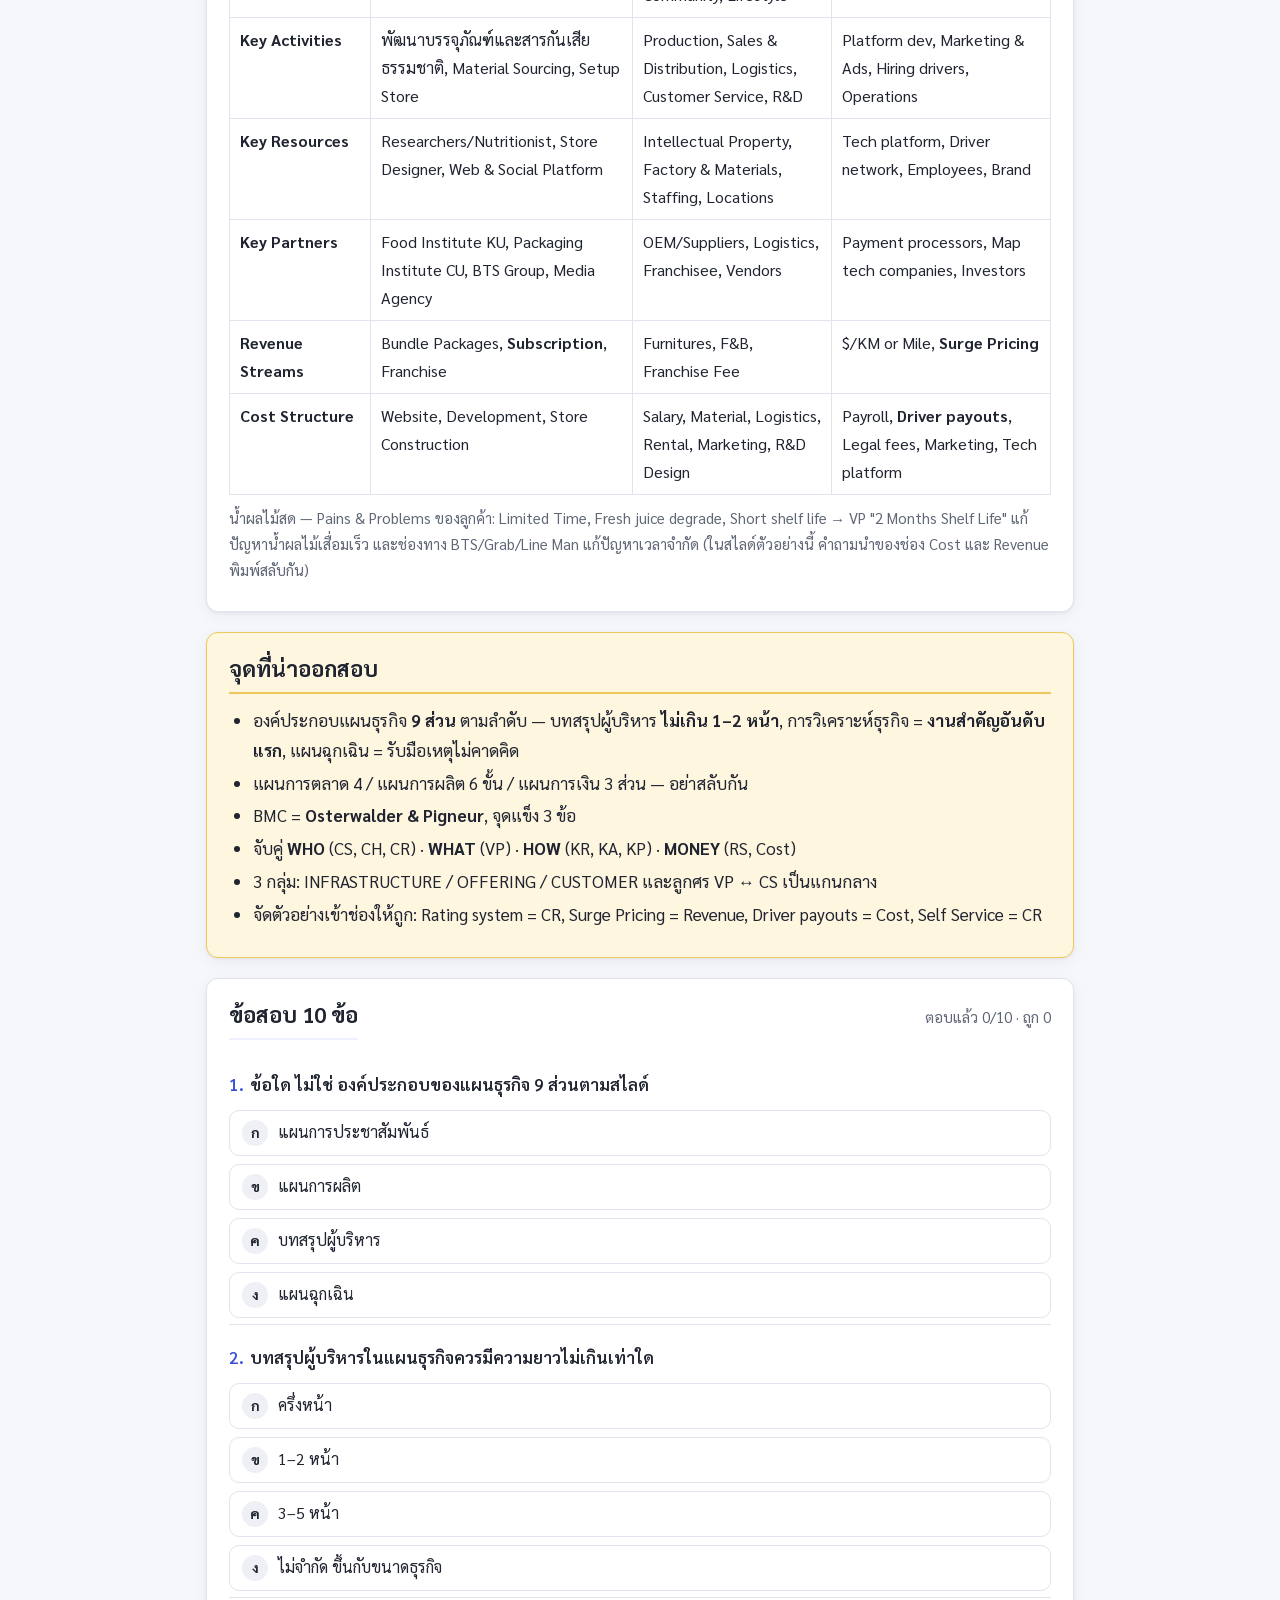
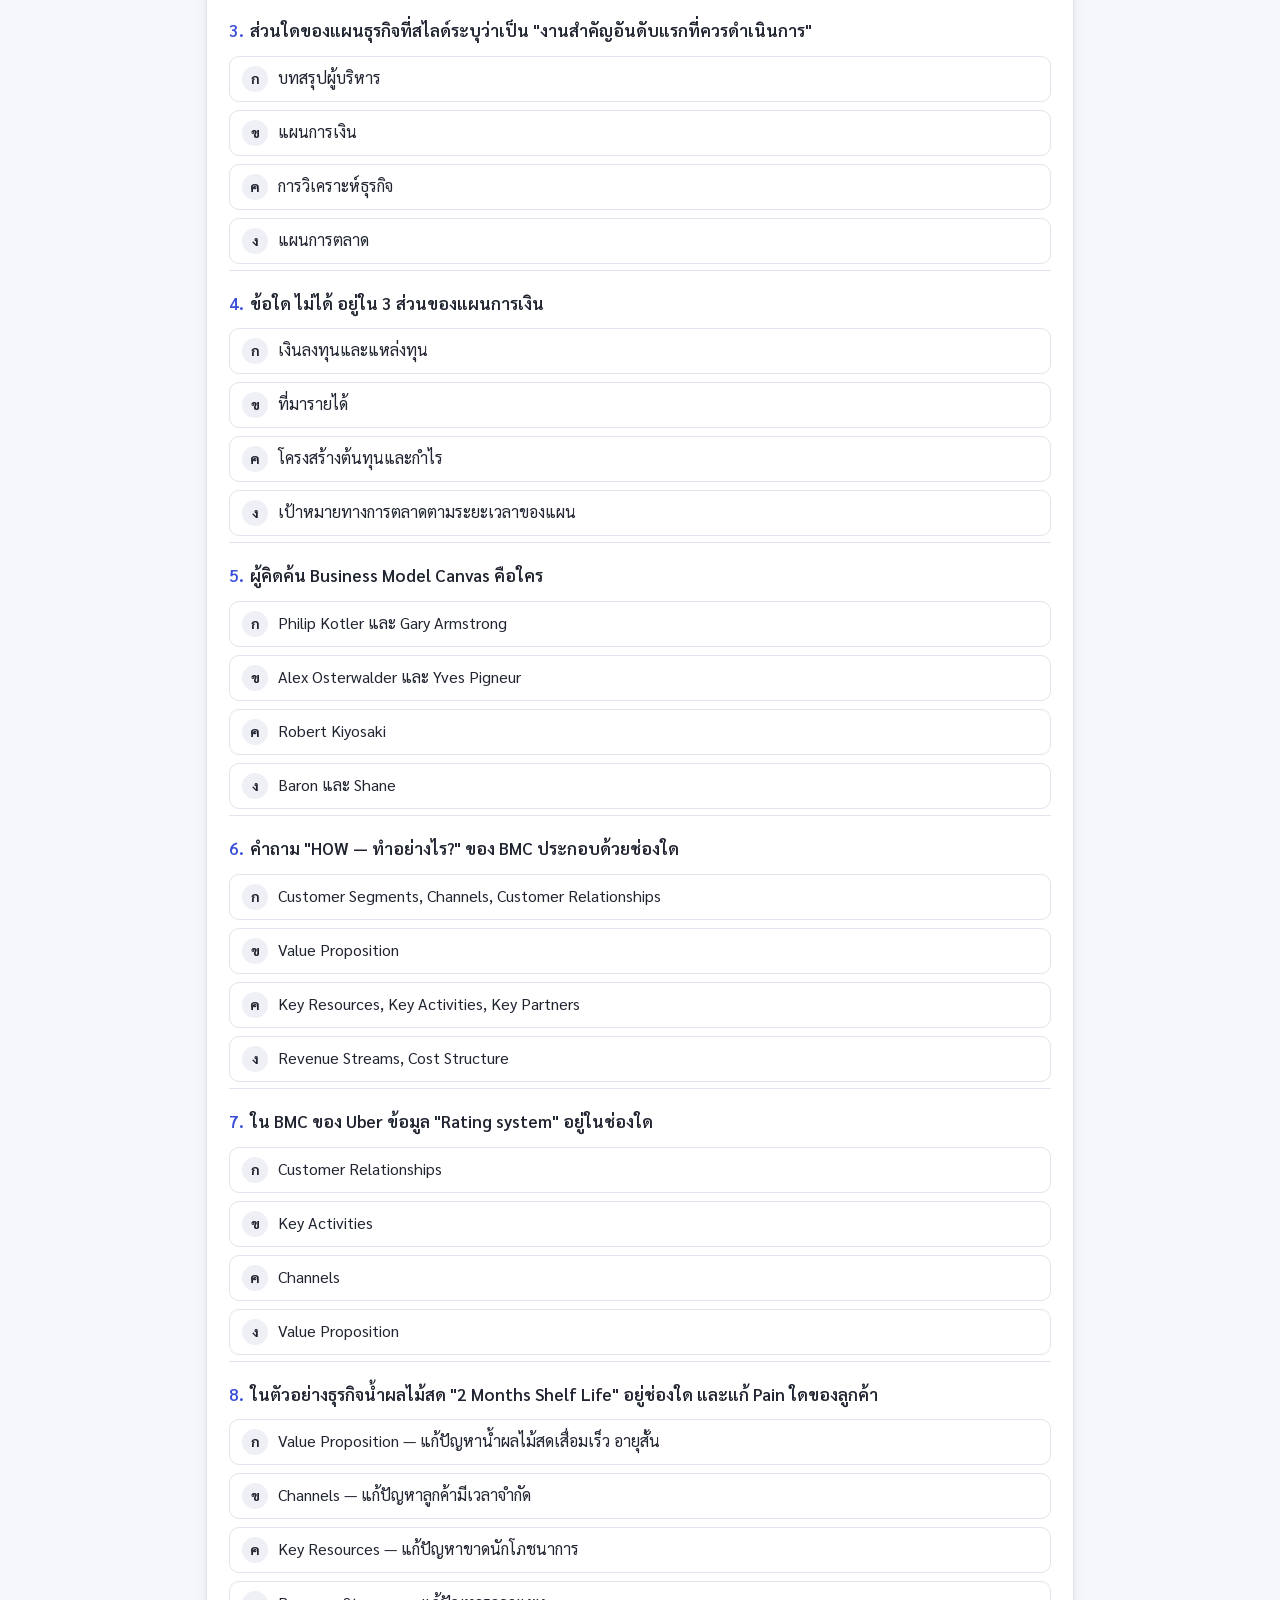
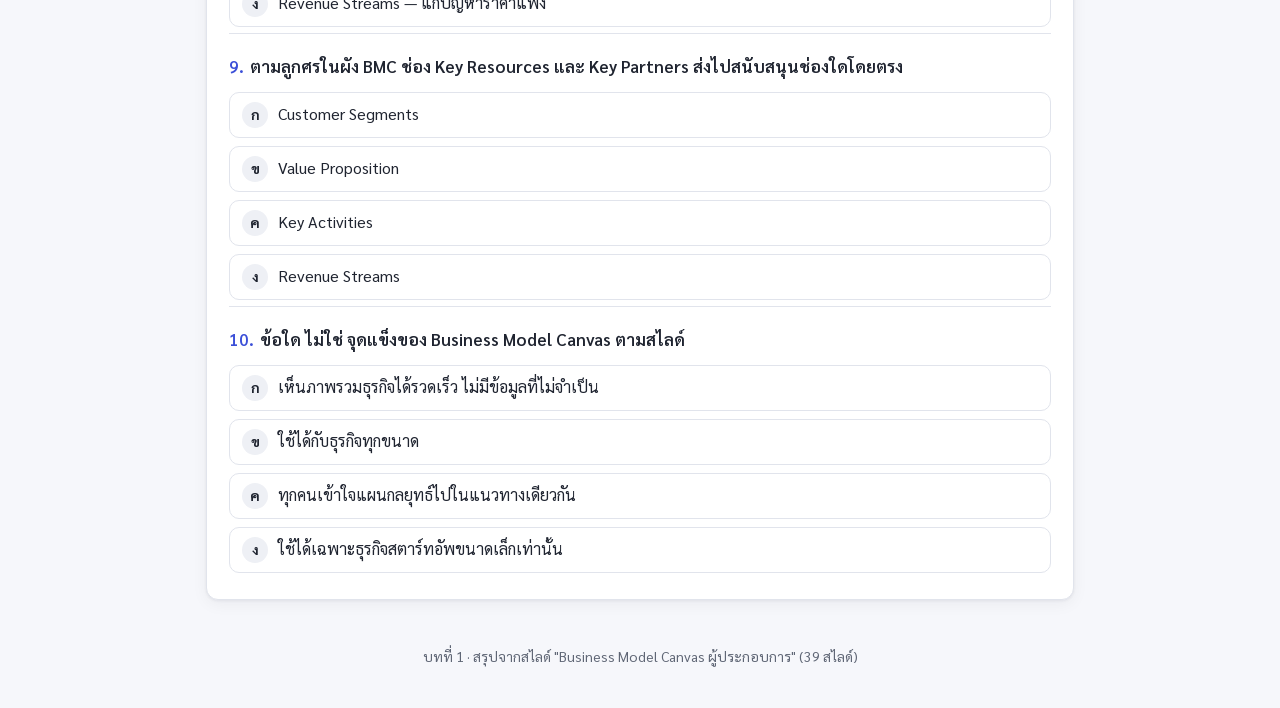
<file: chapters/01-bmc.html>
<!doctype html>
<html lang="th">
<head>
  <meta charset="utf-8">
  <meta name="viewport" content="width=device-width, initial-scale=1">
  <title>บทที่ 1 Business Plan &amp; BMC</title>
  <link rel="preconnect" href="https://fonts.googleapis.com">
  <link rel="preconnect" href="https://fonts.gstatic.com" crossorigin>
  <link href="https://fonts.googleapis.com/css2?family=Sarabun:wght@400;600;700&display=swap" rel="stylesheet">
  <link rel="stylesheet" href="../css/style.css">
</head>
<body>
  <header class="site-header">
    <div class="wrap">
      <a class="brand" href="../index.html">Modern Entrepreneurs <small>สรุปเตรียมสอบ</small></a>
      <a class="header-link" href="../index.html">← ทุกบท</a>
    </div>
  </header>

  <main class="wrap">
    <div class="hero">
      <p class="eyebrow">บทที่ 1</p>
      <h1>Business Plan &amp; Business Model Canvas</h1>
      <p>แผนธุรกิจ 9 องค์ประกอบ และผืนผ้าใบโมเดลธุรกิจ 9 ช่อง</p>
    </div>

    <nav class="card toc" id="toc">
      <h2>สารบัญ</h2>
      <ol></ol>
      <a class="to-quiz" href="#quiz">ไปทำข้อสอบ 10 ข้อ →</a>
    </nav>

    <!-- ===== 1 ===== -->
    <section class="card topic" id="plan">
      <h2>แผนธุรกิจ (Business Plan) คืออะไร</h2>
      <div class="def">
        เครื่องมือที่ผู้ประกอบการใช้ <b>กำหนดขั้นตอนและวางแผนการดำเนินธุรกิจอย่างมีระบบและมีประสิทธิภาพ</b>
        เพื่อให้บรรลุวัตถุประสงค์ เช่น กำไร
      </div>
      <ul>
        <li>ใช้นำเสนอต่อ <b>หุ้นส่วน</b> หรือ <b>สถาบันการเงิน</b> เพื่อพิจารณา <b>ร่วมลงทุน</b> หรือ <b>เงินกู้</b></li>
        <li>เป็นเครื่องมือ <b>ลดความเสี่ยง</b> ของธุรกิจ</li>
        <li>ครอบคลุม 4 ด้าน: <b>การผลิต · การบริหารจัดการ · การตลาด · การเงิน</b></li>
      </ul>

      <h3>ความสำคัญของแผนธุรกิจ (3 ข้อ)</h3>
      <ol>
        <li>ทำให้ผู้ประกอบการมี <b>เป้าหมายชัดเจน</b> และมั่นคงต่อการใช้ทรัพยากร</li>
        <li>ใช้ <b>กำหนดการปฏิบัติงานที่ต่อเนื่องในอนาคต</b> (จัดหาเงินทุน พัฒนาผลิตภัณฑ์ การตลาด)</li>
        <li>ช่วยให้ <b>เห็นองค์ประกอบธุรกิจทุกมิติ</b> และเป็น <b>เครื่องมือระดมทุน</b></li>
      </ol>

      <h3>ลักษณะแผนธุรกิจที่ดี (ตัวอย่างเกณฑ์)</h3>
      <ul>
        <li>สินค้าและบริการต้องตรงกับความต้องการของตลาด และเข้าใจผู้บริโภคอย่างแท้จริง</li>
        <li>เทียบกับคู่แข่ง โดยคำนึงถึง <b>คุณค่าที่ให้ลูกค้า</b> เป็นหลัก</li>
        <li>แยก <b>เงินส่วนตัว</b> กับ <b>เงินของธุรกิจ</b> ให้ชัดเจน</li>
        <li>คำนวณ <b>ต้นทุนที่แท้จริง</b> ได้ และไม่ซื้อเครื่องจักรเกินความจำเป็น</li>
        <li>มีพนักงานที่มีคุณภาพและจำนวนเพียงพอ</li>
      </ul>
    </section>

    <!-- ===== 2 ===== -->
    <section class="card topic" id="parts">
      <h2>องค์ประกอบของแผนธุรกิจ 9 ส่วน</h2>
      <div class="table-wrap">
        <table>
          <thead><tr><th>#</th><th>ส่วน</th><th>สาระสำคัญ</th></tr></thead>
          <tbody>
            <tr><td>1</td><td><b>บทสรุปผู้บริหาร</b></td><td>ครอบคลุมใจความทั้งแผน <b>ยาวไม่เกิน 1–2 หน้า</b> เห็นภาพรวมธุรกิจง่าย</td></tr>
            <tr><td>2</td><td><b>ความเป็นมาของธุรกิจ</b></td><td>ที่มา แนวคิดการก่อตั้ง ผู้ก่อตั้ง ปีที่ก่อตั้ง ทุนเริ่มต้น ประสบการณ์ทีม</td></tr>
            <tr><td>3</td><td><b>ผลิตภัณฑ์/บริการ</b></td><td>ชนิด แบบ ราคา คุณลักษณะ บรรจุภัณฑ์ ตราสินค้า บริการก่อน-หลังการขาย การรับประกัน</td></tr>
            <tr><td>4</td><td><b>การวิเคราะห์ธุรกิจ</b></td><td><b>"งานสำคัญอันดับแรกที่ควรดำเนินการ"</b> เข้าใจสภาพแวดล้อม แนวโน้ม การแข่งขัน เปรียบเทียบข้อได้เปรียบคู่แข่ง</td></tr>
            <tr><td>5</td><td><b>แผนการบริหารจัดการ</b></td><td><b>โครงสร้างความรับผิดชอบของทีมงาน</b> ตำแหน่ง หน้าที่ การแบ่งงาน</td></tr>
            <tr><td>6</td><td><b>แผนการตลาด</b></td><td>แผนปฏิบัติการจากกลยุทธ์ที่ได้จากการวิเคราะห์ธุรกิจ</td></tr>
            <tr><td>7</td><td><b>แผนการผลิต</b></td><td>กระบวนการผลิต + ที่ตั้งและการวางผังโรงงาน (ธุรกิจบริการ = ผังสถานที่ให้บริการ)</td></tr>
            <tr><td>8</td><td><b>แผนการเงิน</b></td><td>แสดงการจัดการเงินที่ส่งผลต่อธุรกิจ</td></tr>
            <tr><td>9</td><td><b>แผนฉุกเฉิน</b></td><td>เตรียมแนวทางล่วงหน้าเมื่อผลไม่เป็นไปตามคาด หรือมีเหตุไม่คาดคิด</td></tr>
          </tbody>
        </table>
      </div>

      <h3>แผนการตลาด: 4 องค์ประกอบ</h3>
      <ol>
        <li>เป้าหมายทางการตลาดตามระยะเวลาของแผน</li>
        <li>การวิเคราะห์และกำหนดกลุ่มเป้าหมาย</li>
        <li>กลยุทธ์การตลาด (สร้างช่องทางหารายได้ เข้าถึงกลุ่มเป้าหมาย)</li>
        <li>แผนการตลาดและการประเมินผล / ตัวชี้วัด</li>
      </ol>

      <h3>ขั้นตอนการวางแผนการผลิต: 6 ขั้น</h3>
      <div class="flow">
        <span>ความต้องการลูกค้า</span><i>→</i>
        <span>ความต้องการวัสดุ</span><i>→</i>
        <span>กระบวนการผลิต</span><i>→</i>
        <span>เครื่องจักร</span><i>→</i>
        <span>แรงงาน</span><i>→</i>
        <span>พื้นที่จัดเก็บและบรรจุภัณฑ์</span>
      </div>

      <h3>แผนการเงิน: 3 ส่วน</h3>
      <ol>
        <li>เงินลงทุน และแหล่งทุน</li>
        <li>ที่มารายได้</li>
        <li>โครงสร้างต้นทุน และกำไร</li>
      </ol>
    </section>

    <!-- ===== 3 ===== -->
    <section class="card topic" id="bmc">
      <h2>Business Model Canvas (BMC)</h2>
      <p>คิดค้นโดย <b>Alex Osterwalder</b> และ <b>Yves Pigneur</b> จากหนังสือ <b>Business Model Generation</b></p>

      <h3>จุดแข็งของ BMC (3 ข้อ)</h3>
      <ol>
        <li><b>เห็นภาพรวมธุรกิจได้อย่างรวดเร็ว</b> ไม่มีข้อมูลที่ไม่จำเป็น เมื่อเทียบกับโมเดลธุรกิจแบบดั้งเดิม</li>
        <li><b>ใช้ได้กับธุรกิจทุกขนาด</b></li>
        <li>ทุกคน <b>เข้าใจแผนกลยุทธ์ไปในแนวทางเดียวกัน</b></li>
      </ol>

      <h3>4 คำถามสำคัญ → 9 ช่อง</h3>
      <div class="table-wrap">
        <table>
          <thead><tr><th>คำถาม</th><th>ช่อง (ตัวย่อ)</th><th>ความหมาย</th></tr></thead>
          <tbody>
            <tr><td rowspan="3" class="code">WHO<br><span class="src">ทำให้ใคร?</span></td>
              <td><b>Customer Segments (CS)</b></td><td>ลูกค้าคือใคร — ระบุกลุ่มเป้าหมายให้ชัด ยิ่งลึกยิ่งดี</td></tr>
            <tr><td><b>Channels (CH)</b></td><td>ขายผ่านช่องทางไหน — ช่องทางสื่อสารและส่งมอบที่เหมาะกับกลุ่มเป้าหมาย</td></tr>
            <tr><td><b>Customer Relationships (CR)</b></td><td>สร้างและรักษาความสัมพันธ์กับลูกค้า ให้ใช้ต่อเนื่องและบอกต่อ</td></tr>
            <tr><td class="code">WHAT<br><span class="src">ทำอะไร?</span></td>
              <td><b>Value Proposition (VP)</b></td><td>คุณค่าของสินค้า/บริการ ที่ตอบโจทย์หรือแก้ปัญหาให้ลูกค้า</td></tr>
            <tr><td rowspan="3" class="code">HOW<br><span class="src">ทำอย่างไร?</span></td>
              <td><b>Key Resources (KR)</b></td><td>ทรัพยากร: เงินลงทุน เทคโนโลยี ทรัพยากรบุคคล</td></tr>
            <tr><td><b>Key Activities (KA)</b></td><td>งานหลักที่ขับเคลื่อนธุรกิจ เทียบคู่แข่ง สร้าง Solutions ใหม่</td></tr>
            <tr><td><b>Key Partners (KP)</b></td><td>หุ้นส่วน/คู่ค้าที่ช่วยเสริมให้ธุรกิจแข็งแกร่ง</td></tr>
            <tr><td rowspan="2" class="code">MONEY<br><span class="src">คุ้มไหม?</span></td>
              <td><b>Revenue Streams (RS)</b></td><td>หารายได้อย่างไร เช่น ค่าสินค้า ค่าสมาชิก ค่าโฆษณา</td></tr>
            <tr><td><b>Cost Structure (CS)</b></td><td>ค่าใช้จ่ายหลัก ทั้งคงที่และไม่คงที่ (ค่าน้ำ ไฟ วัตถุดิบ แรงงาน การตลาด)</td></tr>
          </tbody>
        </table>
      </div>
      <p class="note">ระวัง: ตัวย่อ "CS" ในสไลด์ใช้ทั้ง Customer Segments และ Cost Structure</p>
    </section>

    <!-- ===== 4 ===== -->
    <section class="card topic" id="canvas">
      <h2>ผังผืนผ้าใบและการแบ่ง 3 ส่วน</h2>
      <div class="canvas" aria-label="ผัง Business Model Canvas">
        <div class="c-kp infra"><b>Key Partners</b>พาร์ทเนอร์หลัก</div>
        <div class="c-ka infra"><b>Key Activities</b>สิ่งสำคัญที่ต้องทำ</div>
        <div class="c-kr infra"><b>Key Resources</b>ทรัพยากรที่ใช้</div>
        <div class="c-vp offer"><b>Value Proposition</b>คุณค่าของธุรกิจ</div>
        <div class="c-cr cust"><b>Customer Relationships</b>สายสัมพันธ์กับลูกค้า</div>
        <div class="c-ch cust"><b>Channels</b>ช่องทางการเข้าถึง</div>
        <div class="c-cs cust"><b>Customer Segments</b>กลุ่มเป้าหมาย</div>
        <div class="c-cost money"><b>Cost Structure</b>ค่าใช้จ่ายหลัก</div>
        <div class="c-rev money"><b>Revenue Streams</b>รูปแบบการหารายได้</div>
      </div>
      <div class="table-wrap">
        <table>
          <thead><tr><th>กลุ่ม</th><th>ช่องที่อยู่ในกลุ่ม</th></tr></thead>
          <tbody>
            <tr><td><b>INFRASTRUCTURE</b> (ซ้าย)</td><td>Key Partners, Key Activities, Key Resources</td></tr>
            <tr><td><b>OFFERING</b> (กลาง)</td><td>Value Proposition</td></tr>
            <tr><td><b>CUSTOMER</b> (ขวา)</td><td>Customer Relationships, Channels, Customer Segments</td></tr>
            <tr><td>การเงิน (แถวล่าง)</td><td>Cost Structure, Revenue Streams</td></tr>
          </tbody>
        </table>
      </div>

      <h3>ลำดับการคิดตามลูกศรในสไลด์</h3>
      <ol>
        <li><b>VP ↔ CS</b> — แกนกลาง: คุณค่าต้องตรงกับกลุ่มเป้าหมาย (เริ่มจากสองช่องนี้)</li>
        <li><b>Channels → CS</b> และ <b>Relationships → CS</b></li>
        <li><b>VP + CS → Revenue Streams</b> — รายได้เกิดจากการส่งมอบคุณค่าให้ลูกค้า</li>
        <li><b>Key Activities → VP</b> — กิจกรรมหลักสร้างคุณค่า</li>
        <li><b>Key Resources, Key Partners → Key Activities</b></li>
        <li><b>ฝั่ง Infrastructure → Cost Structure</b> — กิจกรรม/ทรัพยากรก่อให้เกิดต้นทุน</li>
      </ol>
    </section>

    <!-- ===== 5 ===== -->
    <section class="card topic" id="value">
      <h2>Value Added for Customers</h2>
      <div class="flow">
        <span>VALUE</span><i>→ เป็นที่มาของ →</i>
        <span>SOLUTION</span><i>→ แก้ →</i>
        <span>PAINS &amp; PROBLEMS</span><i>→ ของ →</i>
        <span>CUSTOMERS</span>
      </div>
      <p>คุณค่าที่ธุรกิจสร้าง ต้องเป็นทางออกที่แก้ปัญหา (ความเจ็บปวด) ของลูกค้าได้จริง</p>
    </section>

    <!-- ===== 6 ===== -->
    <section class="card topic" id="examples">
      <h2>ตัวอย่าง BMC จากสไลด์</h2>
      <div class="table-wrap">
        <table>
          <thead><tr><th>ช่อง</th><th>น้ำผลไม้สด</th><th>IKEA</th><th>Uber</th></tr></thead>
          <tbody>
            <tr><td><b>Customer Segments</b></td><td>ชาย-หญิง 25–35 ปี พนักงานออฟฟิศใน กทม. ใส่ใจสุขภาพ</td><td>Family, Home Owners, Corporate, Food Lovers</td><td>2 ฝั่ง: Riders (คนต้องการเดินทาง) และ Drivers (คนอยากหารายได้)</td></tr>
            <tr><td><b>Value Proposition</b></td><td>100% Fruit Juice, <b>2 Months Shelf Life</b>, Nutrition Verified</td><td>Sturdy, Functional, Aesthetics, <b>Affordable Pricing</b>, F&amp;B</td><td>เชื่อมผู้โดยสารกับคนขับ, Anywhere Anytime, Low cost luxury; คนขับ: Earn money when you want</td></tr>
            <tr><td><b>Channels</b></td><td>BTS Stations, Grab Food, Line Man</td><td>Retail Stores, F&amp;B Restaurant, Website, App</td><td>Uber App</td></tr>
            <tr><td><b>Customer Relationships</b></td><td>Facebook Fanpage, Line OA, Website</td><td>Promotions, <b>Self Service</b>, Eco-Friendly Community, Lifestyle</td><td><b>Rating system</b></td></tr>
            <tr><td><b>Key Activities</b></td><td>พัฒนาบรรจุภัณฑ์และสารกันเสียธรรมชาติ, Material Sourcing, Setup Store</td><td>Production, Sales &amp; Distribution, Logistics, Customer Service, R&amp;D</td><td>Platform dev, Marketing &amp; Ads, Hiring drivers, Operations</td></tr>
            <tr><td><b>Key Resources</b></td><td>Researchers/Nutritionist, Store Designer, Web &amp; Social Platform</td><td>Intellectual Property, Factory &amp; Materials, Staffing, Locations</td><td>Tech platform, Driver network, Employees, Brand</td></tr>
            <tr><td><b>Key Partners</b></td><td>Food Institute KU, Packaging Institute CU, BTS Group, Media Agency</td><td>OEM/Suppliers, Logistics, Franchisee, Vendors</td><td>Payment processors, Map tech companies, Investors</td></tr>
            <tr><td><b>Revenue Streams</b></td><td>Bundle Packages, <b>Subscription</b>, Franchise</td><td>Furnitures, F&amp;B, Franchise Fee</td><td>$/KM or Mile, <b>Surge Pricing</b></td></tr>
            <tr><td><b>Cost Structure</b></td><td>Website, Development, Store Construction</td><td>Salary, Material, Logistics, Rental, Marketing, R&amp;D Design</td><td>Payroll, <b>Driver payouts</b>, Legal fees, Marketing, Tech platform</td></tr>
          </tbody>
        </table>
      </div>
      <p class="note">น้ำผลไม้สด — Pains &amp; Problems ของลูกค้า: Limited Time, Fresh juice degrade, Short shelf life → VP "2 Months Shelf Life" แก้ปัญหาน้ำผลไม้เสื่อมเร็ว และช่องทาง BTS/Grab/Line Man แก้ปัญหาเวลาจำกัด
        (ในสไลด์ตัวอย่างนี้ คำถามนำของช่อง Cost และ Revenue พิมพ์สลับกัน)</p>
    </section>

    <!-- ===== exam points ===== -->
    <section class="card exam-points topic" id="exam-points">
      <h2>จุดที่น่าออกสอบ</h2>
      <ul>
        <li>องค์ประกอบแผนธุรกิจ <b>9 ส่วน</b> ตามลำดับ — บทสรุปผู้บริหาร <b>ไม่เกิน 1–2 หน้า</b>, การวิเคราะห์ธุรกิจ = <b>งานสำคัญอันดับแรก</b>, แผนฉุกเฉิน = รับมือเหตุไม่คาดคิด</li>
        <li>แผนการตลาด 4 / แผนการผลิต 6 ขั้น / แผนการเงิน 3 ส่วน — อย่าสลับกัน</li>
        <li>BMC = <b>Osterwalder &amp; Pigneur</b>, จุดแข็ง 3 ข้อ</li>
        <li>จับคู่ <b>WHO</b> (CS, CH, CR) · <b>WHAT</b> (VP) · <b>HOW</b> (KR, KA, KP) · <b>MONEY</b> (RS, Cost)</li>
        <li>3 กลุ่ม: INFRASTRUCTURE / OFFERING / CUSTOMER และลูกศร VP ↔ CS เป็นแกนกลาง</li>
        <li>จัดตัวอย่างเข้าช่องให้ถูก: Rating system = CR, Surge Pricing = Revenue, Driver payouts = Cost, Self Service = CR</li>
      </ul>
    </section>

    <!-- ===== quiz ===== -->
    <section class="card" id="quiz">
      <div class="quiz-head">
        <h2>ข้อสอบ 10 ข้อ</h2>
        <span class="quiz-progress"><span id="quiz-progress"></span> <span id="quiz-best"></span></span>
      </div>
      <div id="quiz-body"></div>
    </section>
  </main>

  <footer>บทที่ 1 · สรุปจากสไลด์ "Business Model Canvas ผู้ประกอบการ" (39 สไลด์)</footer>

  <script>
    window.QUIZ = {
      id: "01-bmc",
      questions: [
        {
          q: "ข้อใด ไม่ใช่ องค์ประกอบของแผนธุรกิจ 9 ส่วนตามสไลด์",
          choices: ["แผนการประชาสัมพันธ์", "แผนการผลิต", "บทสรุปผู้บริหาร", "แผนฉุกเฉิน"],
          answer: 0,
          explain: "9 ส่วนคือ บทสรุปผู้บริหาร ความเป็นมา ผลิตภัณฑ์/บริการ การวิเคราะห์ธุรกิจ แผนบริหารจัดการ แผนการตลาด แผนการผลิต แผนการเงิน และแผนฉุกเฉิน ไม่มีแผนการประชาสัมพันธ์",
          ref: "สไลด์ 7"
        },
        {
          q: "บทสรุปผู้บริหารในแผนธุรกิจควรมีความยาวไม่เกินเท่าใด",
          choices: ["ครึ่งหน้า", "1–2 หน้า", "3–5 หน้า", "ไม่จำกัด ขึ้นกับขนาดธุรกิจ"],
          answer: 1,
          explain: "บทสรุปผู้บริหารต้องครอบคลุมใจความสำคัญทั้งหมด แต่ยาวไม่เกิน 1–2 หน้า",
          ref: "สไลด์ 8"
        },
        {
          q: "ส่วนใดของแผนธุรกิจที่สไลด์ระบุว่าเป็น \"งานสำคัญอันดับแรกที่ควรดำเนินการ\"",
          choices: ["บทสรุปผู้บริหาร", "แผนการเงิน", "การวิเคราะห์ธุรกิจ", "แผนการตลาด"],
          answer: 2,
          explain: "การวิเคราะห์ธุรกิจเริ่มจากเข้าใจสภาพแวดล้อม แนวโน้ม และการแข่งขัน เพื่อใช้กำหนดทิศทางและกลยุทธ์ จึงเป็นงานแรกที่ควรทำ",
          ref: "สไลด์ 11"
        },
        {
          q: "ข้อใด ไม่ได้ อยู่ใน 3 ส่วนของแผนการเงิน",
          choices: ["เงินลงทุนและแหล่งทุน", "ที่มารายได้", "โครงสร้างต้นทุนและกำไร", "เป้าหมายทางการตลาดตามระยะเวลาของแผน"],
          answer: 3,
          explain: "เป้าหมายทางการตลาดตามระยะเวลาเป็นองค์ประกอบของแผนการตลาด ส่วนแผนการเงินมี เงินลงทุน/แหล่งทุน, ที่มารายได้, โครงสร้างต้นทุนและกำไร",
          ref: "สไลด์ 13, 15"
        },
        {
          q: "ผู้คิดค้น Business Model Canvas คือใคร",
          choices: ["Philip Kotler และ Gary Armstrong", "Alex Osterwalder และ Yves Pigneur", "Robert Kiyosaki", "Baron และ Shane"],
          answer: 1,
          explain: "BMC มาจากหนังสือ Business Model Generation ของ Alex Osterwalder และ Yves Pigneur",
          ref: "สไลด์ 17–18"
        },
        {
          q: "คำถาม \"HOW — ทำอย่างไร?\" ของ BMC ประกอบด้วยช่องใด",
          choices: ["Customer Segments, Channels, Customer Relationships", "Value Proposition", "Key Resources, Key Activities, Key Partners", "Revenue Streams, Cost Structure"],
          answer: 2,
          explain: "HOW = KR, KA, KP ส่วน WHO = CS, CH, CR, WHAT = VP และ MONEY = RS, Cost Structure",
          ref: "สไลด์ 20–24"
        },
        {
          q: "ใน BMC ของ Uber ข้อมูล \"Rating system\" อยู่ในช่องใด",
          choices: ["Customer Relationships", "Key Activities", "Channels", "Value Proposition"],
          answer: 0,
          explain: "ระบบให้คะแนนเป็นวิธีสร้างและรักษาความสัมพันธ์กับลูกค้า จึงอยู่ในช่อง Customer Relationships ส่วน Channels ของ Uber คือ Uber App",
          ref: "สไลด์ 38"
        },
        {
          q: "ในตัวอย่างธุรกิจน้ำผลไม้สด \"2 Months Shelf Life\" อยู่ช่องใด และแก้ Pain ใดของลูกค้า",
          choices: ["Value Proposition — แก้ปัญหาน้ำผลไม้สดเสื่อมเร็ว อายุสั้น", "Channels — แก้ปัญหาลูกค้ามีเวลาจำกัด", "Key Resources — แก้ปัญหาขาดนักโภชนาการ", "Revenue Streams — แก้ปัญหาราคาแพง"],
          answer: 0,
          explain: "อายุเก็บ 2 เดือนเป็นคุณค่าที่ส่งมอบ (VP) ตอบ Pain \"Fresh juice degrade / Short-time Shelf life\" ส่วน Limited Time แก้ด้วยช่องทาง BTS, Grab, Line Man",
          ref: "สไลด์ 31, 36"
        },
        {
          q: "ตามลูกศรในผัง BMC ช่อง Key Resources และ Key Partners ส่งไปสนับสนุนช่องใดโดยตรง",
          choices: ["Customer Segments", "Value Proposition", "Key Activities", "Revenue Streams"],
          answer: 2,
          explain: "ทรัพยากรหลักและพาร์ทเนอร์หลักสนับสนุนกิจกรรมหลัก (KA) แล้ว KA จึงสร้าง Value Proposition",
          ref: "สไลด์ 32–33"
        },
        {
          q: "ข้อใด ไม่ใช่ จุดแข็งของ Business Model Canvas ตามสไลด์",
          choices: ["เห็นภาพรวมธุรกิจได้รวดเร็ว ไม่มีข้อมูลที่ไม่จำเป็น", "ใช้ได้กับธุรกิจทุกขนาด", "ทุกคนเข้าใจแผนกลยุทธ์ไปในแนวทางเดียวกัน", "ใช้ได้เฉพาะธุรกิจสตาร์ทอัพขนาดเล็กเท่านั้น"],
          answer: 3,
          explain: "สไลด์ระบุว่า BMC ใช้ได้กับธุรกิจทุกขนาด ข้อ ง จึงขัดกับจุดแข็งข้อที่ 2",
          ref: "สไลด์ 19"
        }
      ]
    };
  </script>
  <script src="../js/quiz.js"></script>
</body>
</html>
</file>
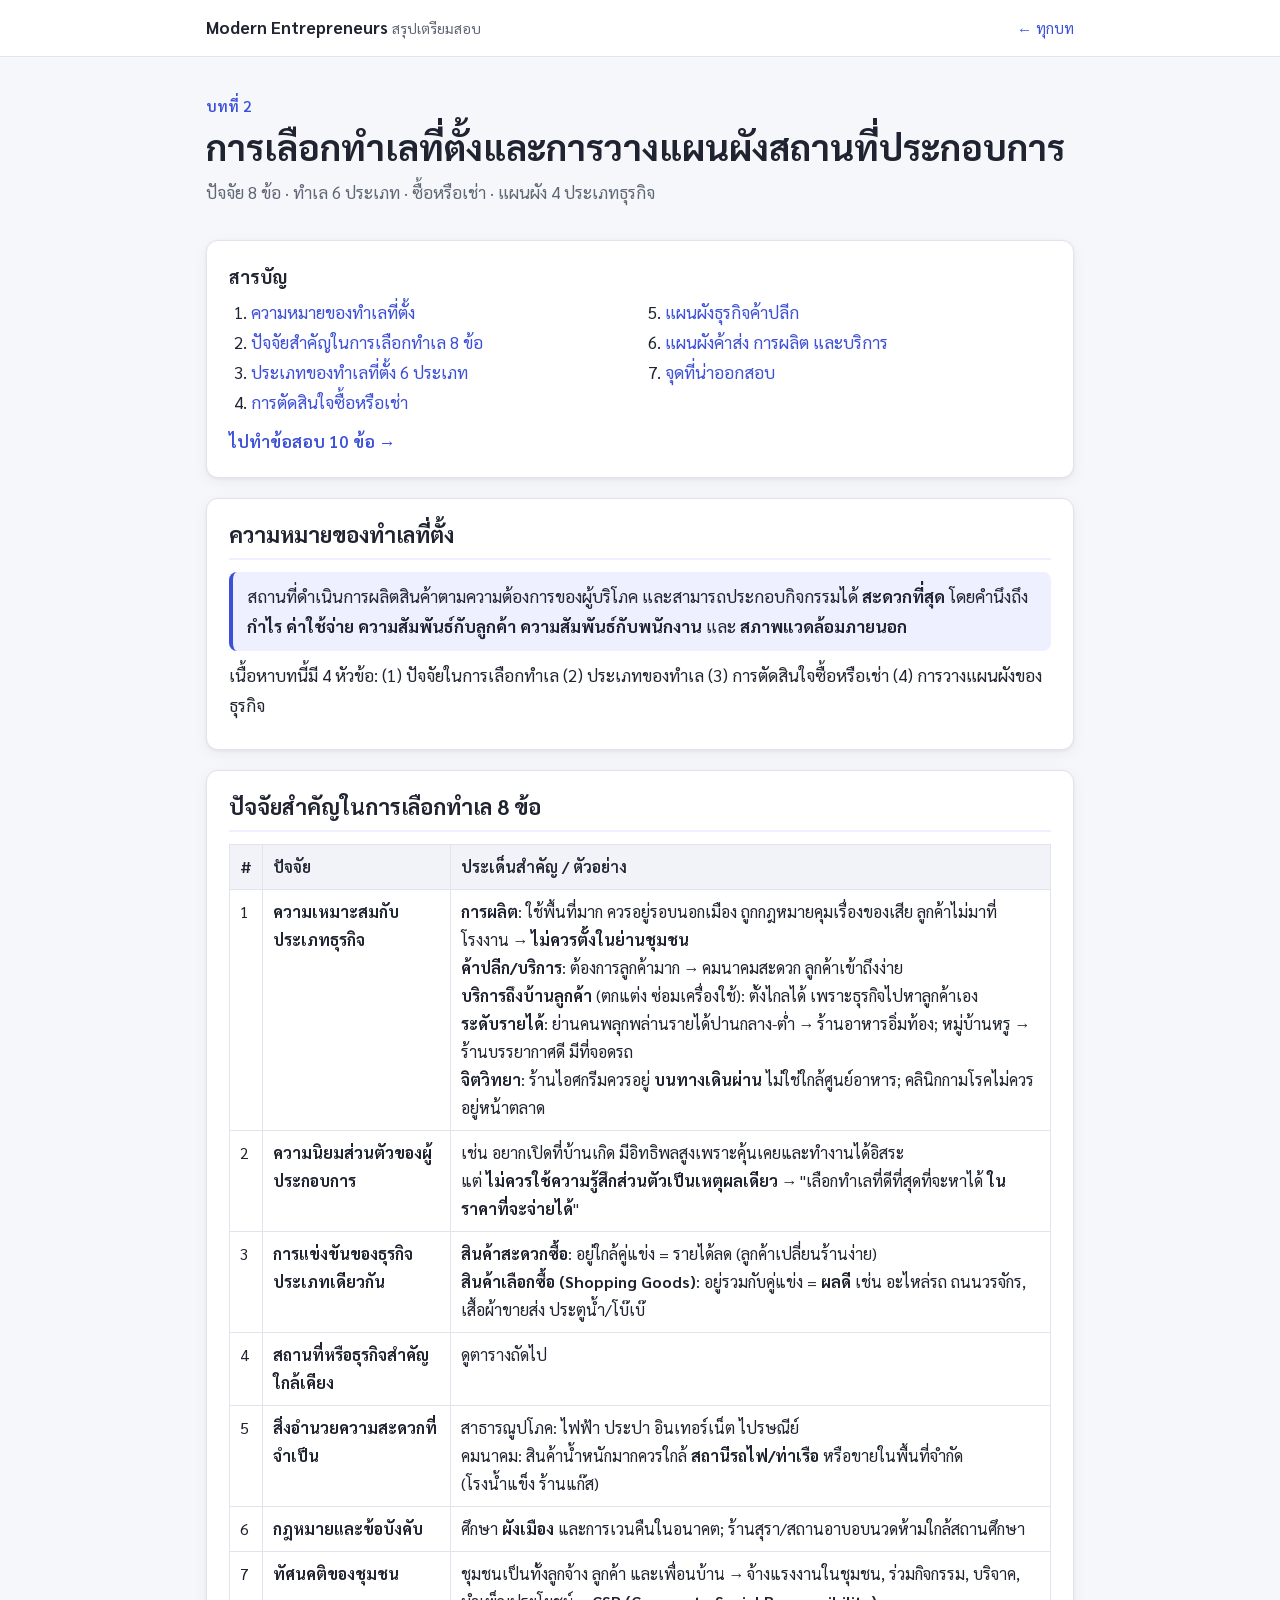
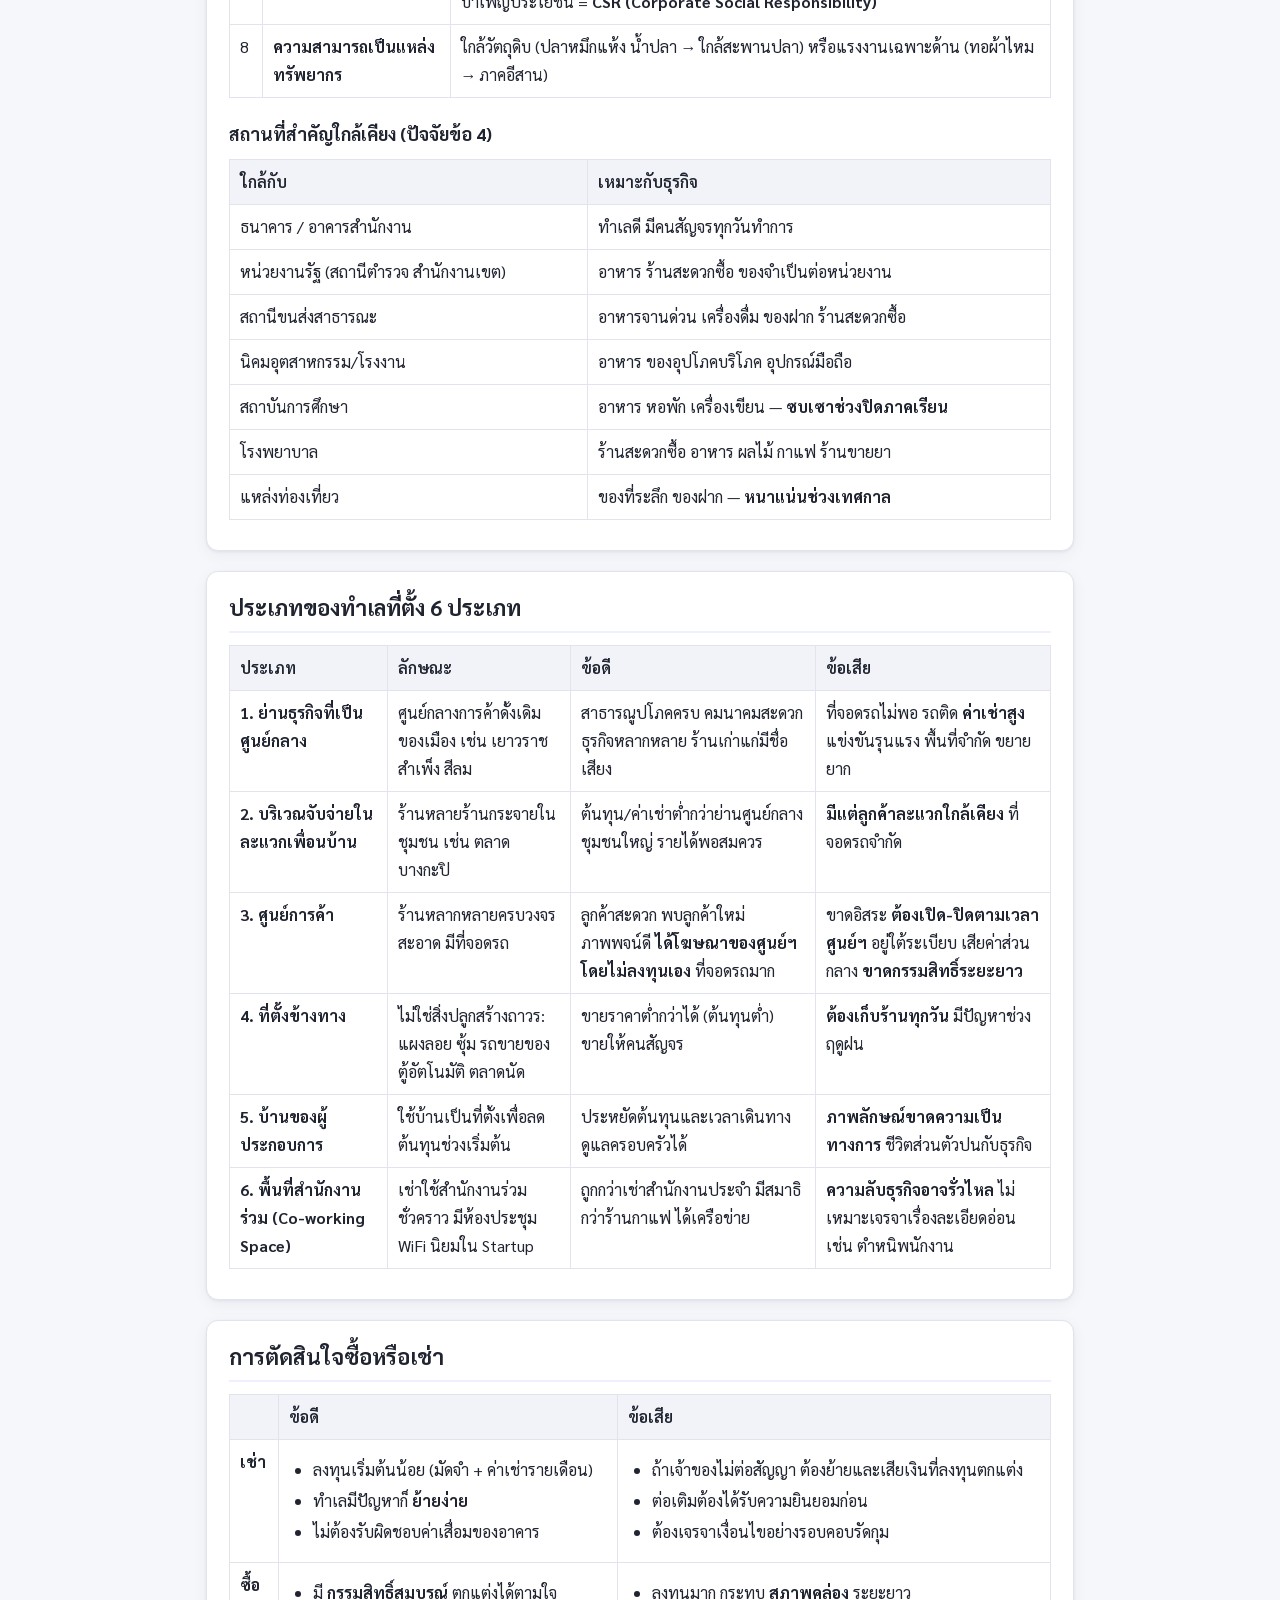
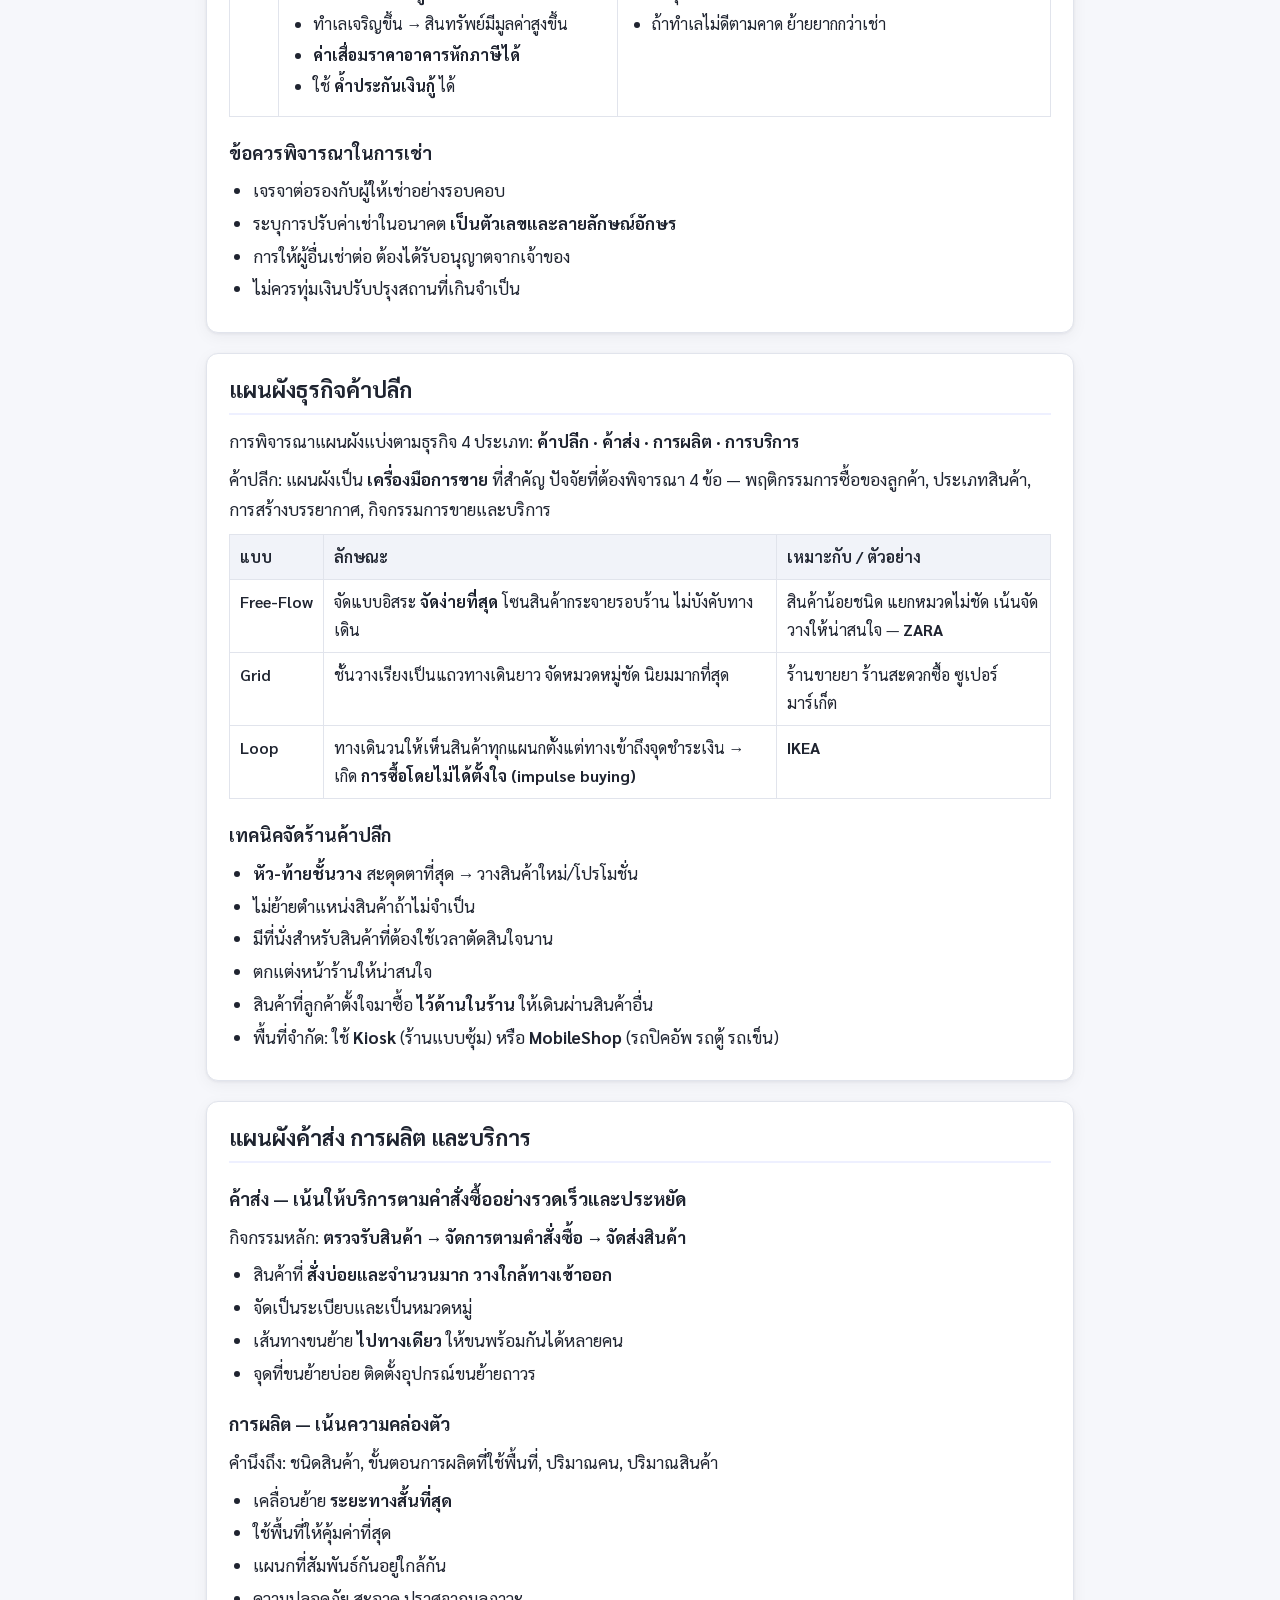
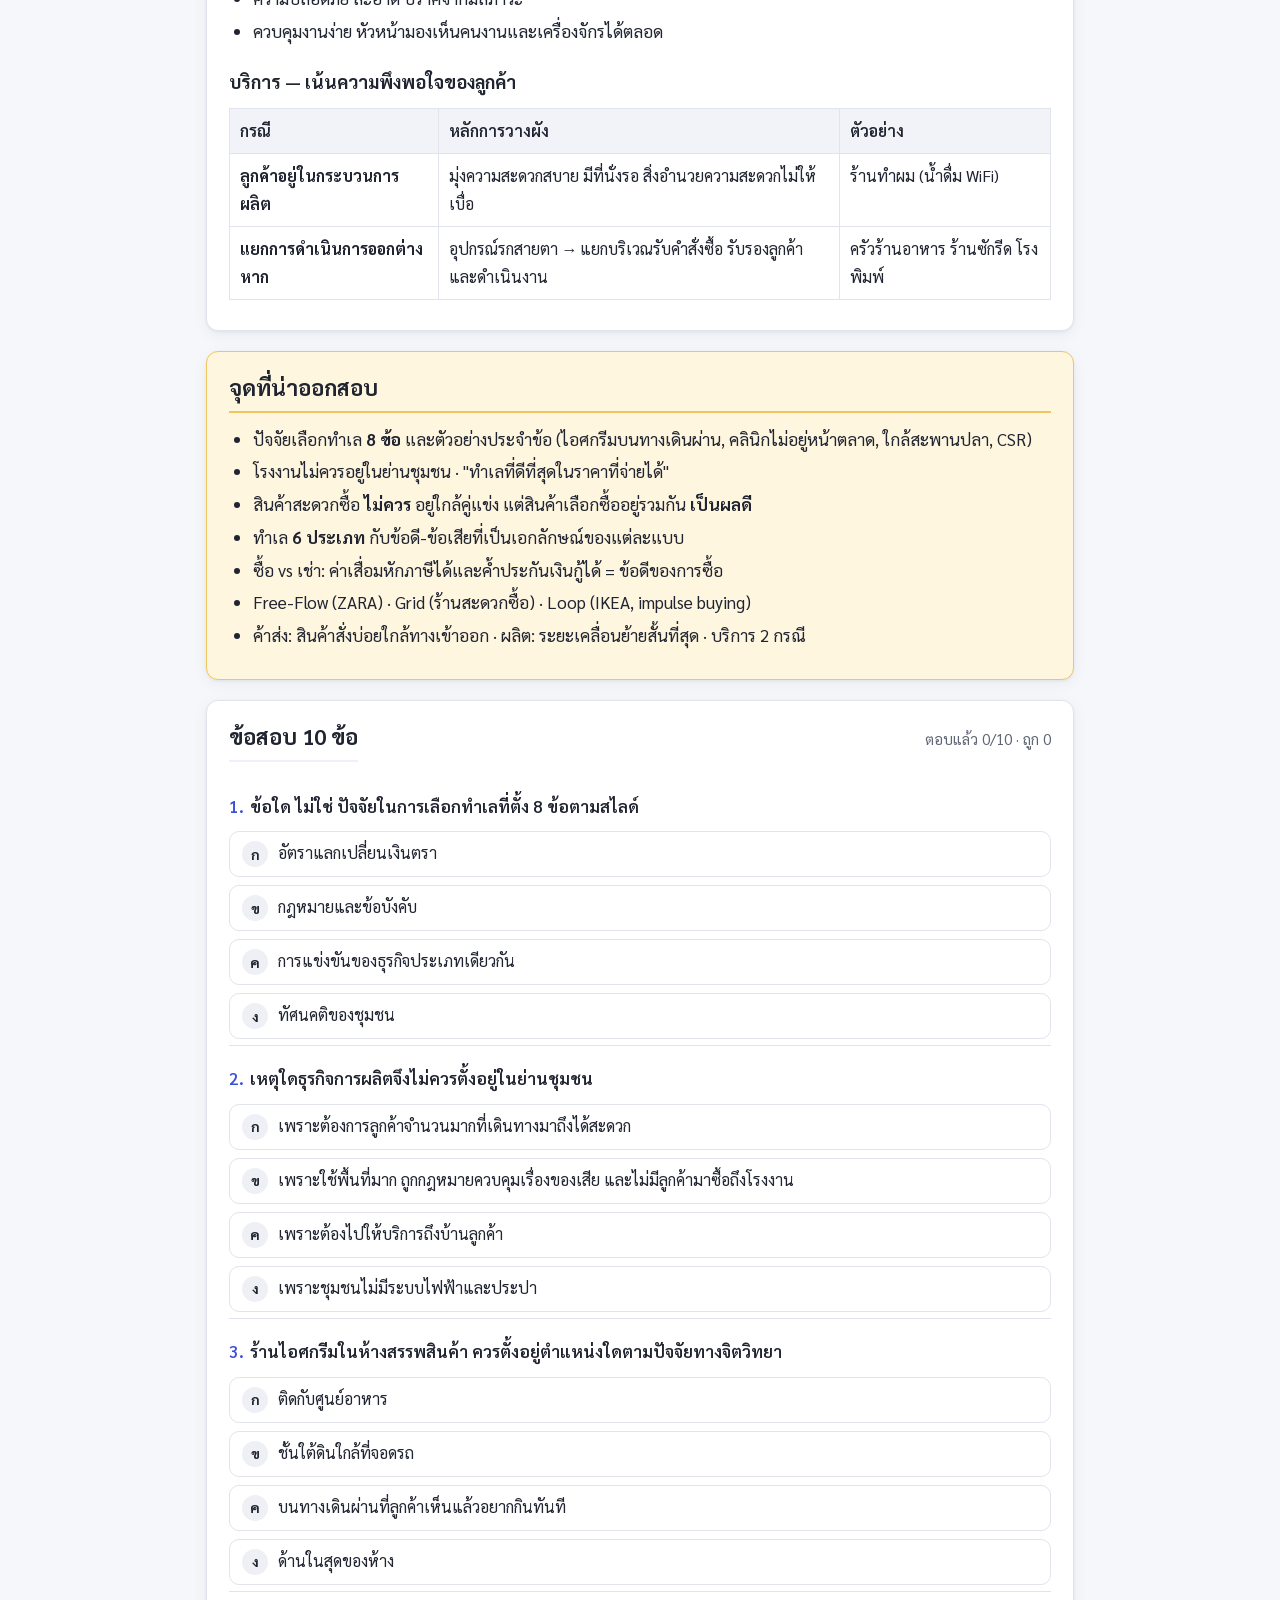
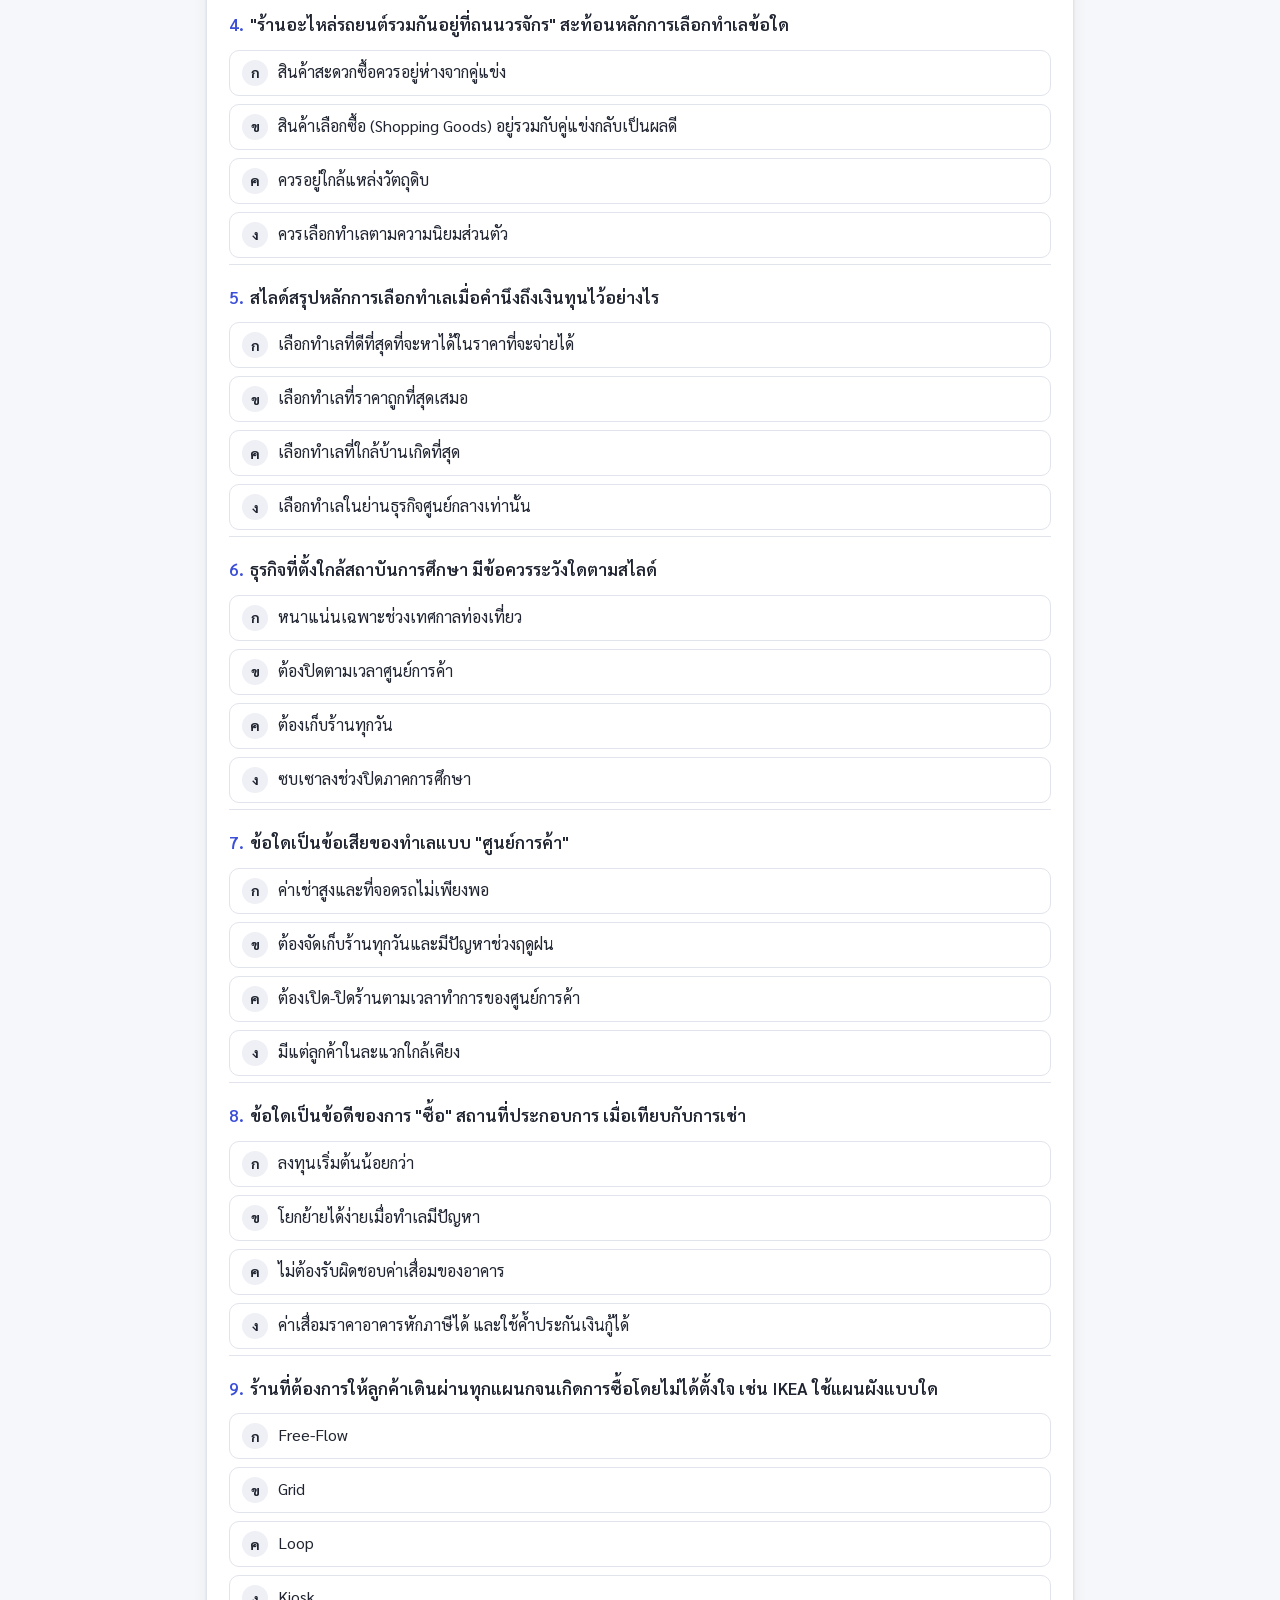
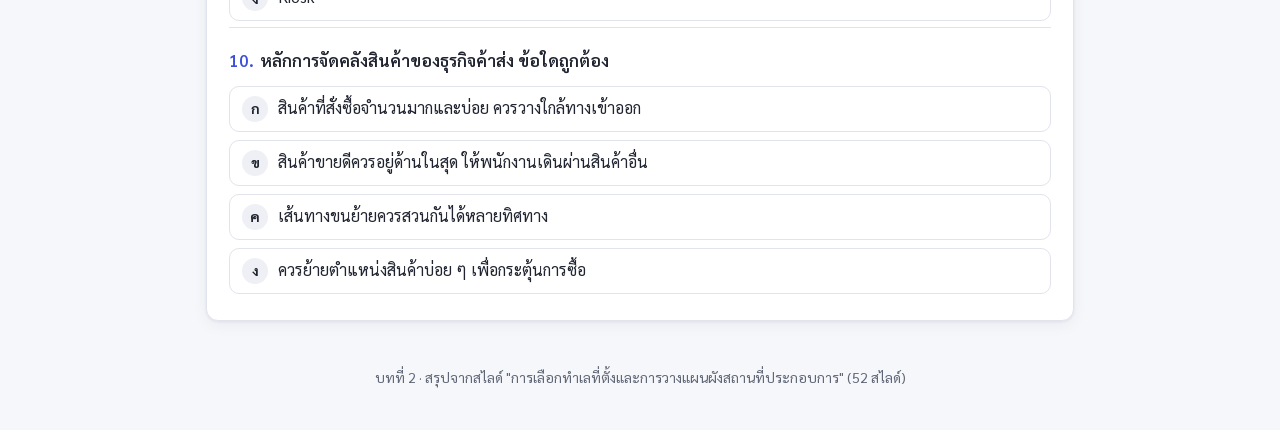
<file: chapters/02-location.html>
<!doctype html>
<html lang="th">
<head>
  <meta charset="utf-8">
  <meta name="viewport" content="width=device-width, initial-scale=1">
  <title>บทที่ 2 ทำเลที่ตั้งและแผนผัง</title>
  <link rel="preconnect" href="https://fonts.googleapis.com">
  <link rel="preconnect" href="https://fonts.gstatic.com" crossorigin>
  <link href="https://fonts.googleapis.com/css2?family=Sarabun:wght@400;600;700&display=swap" rel="stylesheet">
  <link rel="stylesheet" href="../css/style.css">
</head>
<body>
  <header class="site-header">
    <div class="wrap">
      <a class="brand" href="../index.html">Modern Entrepreneurs <small>สรุปเตรียมสอบ</small></a>
      <a class="header-link" href="../index.html">← ทุกบท</a>
    </div>
  </header>

  <main class="wrap">
    <div class="hero">
      <p class="eyebrow">บทที่ 2</p>
      <h1>การเลือกทำเลที่ตั้งและการวางแผนผังสถานที่ประกอบการ</h1>
      <p>ปัจจัย 8 ข้อ · ทำเล 6 ประเภท · ซื้อหรือเช่า · แผนผัง 4 ประเภทธุรกิจ</p>
    </div>

    <nav class="card toc" id="toc">
      <h2>สารบัญ</h2>
      <ol></ol>
      <a class="to-quiz" href="#quiz">ไปทำข้อสอบ 10 ข้อ →</a>
    </nav>

    <!-- ===== 1 ===== -->
    <section class="card topic" id="meaning">
      <h2>ความหมายของทำเลที่ตั้ง</h2>
      <div class="def">
        สถานที่ดำเนินการผลิตสินค้าตามความต้องการของผู้บริโภค และสามารถประกอบกิจกรรมได้ <b>สะดวกที่สุด</b>
        โดยคำนึงถึง <b>กำไร ค่าใช้จ่าย ความสัมพันธ์กับลูกค้า ความสัมพันธ์กับพนักงาน</b> และ <b>สภาพแวดล้อมภายนอก</b>
      </div>
      <p>เนื้อหาบทนี้มี 4 หัวข้อ: (1) ปัจจัยในการเลือกทำเล (2) ประเภทของทำเล (3) การตัดสินใจซื้อหรือเช่า (4) การวางแผนผังของธุรกิจ</p>
    </section>

    <!-- ===== 2 ===== -->
    <section class="card topic" id="factors">
      <h2>ปัจจัยสำคัญในการเลือกทำเล 8 ข้อ</h2>
      <div class="table-wrap">
        <table>
          <thead><tr><th>#</th><th>ปัจจัย</th><th>ประเด็นสำคัญ / ตัวอย่าง</th></tr></thead>
          <tbody>
            <tr><td>1</td><td><b>ความเหมาะสมกับประเภทธุรกิจ</b></td><td>
              <b>การผลิต</b>: ใช้พื้นที่มาก ควรอยู่รอบนอกเมือง ถูกกฎหมายคุมเรื่องของเสีย ลูกค้าไม่มาที่โรงงาน → <b>ไม่ควรตั้งในย่านชุมชน</b><br>
              <b>ค้าปลีก/บริการ</b>: ต้องการลูกค้ามาก → คมนาคมสะดวก ลูกค้าเข้าถึงง่าย<br>
              <b>บริการถึงบ้านลูกค้า</b> (ตกแต่ง ซ่อมเครื่องใช้): ตั้งไกลได้ เพราะธุรกิจไปหาลูกค้าเอง<br>
              <b>ระดับรายได้</b>: ย่านคนพลุกพล่านรายได้ปานกลาง-ต่ำ → ร้านอาหารอิ่มท้อง; หมู่บ้านหรู → ร้านบรรยากาศดี มีที่จอดรถ<br>
              <b>จิตวิทยา</b>: ร้านไอศกรีมควรอยู่ <b>บนทางเดินผ่าน</b> ไม่ใช่ใกล้ศูนย์อาหาร; คลินิกกามโรคไม่ควรอยู่หน้าตลาด
            </td></tr>
            <tr><td>2</td><td><b>ความนิยมส่วนตัวของผู้ประกอบการ</b></td><td>
              เช่น อยากเปิดที่บ้านเกิด มีอิทธิพลสูงเพราะคุ้นเคยและทำงานได้อิสระ<br>
              แต่ <b>ไม่ควรใช้ความรู้สึกส่วนตัวเป็นเหตุผลเดียว</b> → "เลือกทำเลที่ดีที่สุดที่จะหาได้ <b>ในราคาที่จะจ่ายได้</b>"
            </td></tr>
            <tr><td>3</td><td><b>การแข่งขันของธุรกิจประเภทเดียวกัน</b></td><td>
              <b>สินค้าสะดวกซื้อ</b>: อยู่ใกล้คู่แข่ง = รายได้ลด (ลูกค้าเปลี่ยนร้านง่าย)<br>
              <b>สินค้าเลือกซื้อ (Shopping Goods)</b>: อยู่รวมกับคู่แข่ง = <b>ผลดี</b> เช่น อะไหล่รถ ถนนวรจักร, เสื้อผ้าขายส่ง ประตูน้ำ/โบ๊เบ๊
            </td></tr>
            <tr><td>4</td><td><b>สถานที่หรือธุรกิจสำคัญใกล้เคียง</b></td><td>ดูตารางถัดไป</td></tr>
            <tr><td>5</td><td><b>สิ่งอำนวยความสะดวกที่จำเป็น</b></td><td>
              สาธารณูปโภค: ไฟฟ้า ประปา อินเทอร์เน็ต ไปรษณีย์<br>
              คมนาคม: สินค้าน้ำหนักมากควรใกล้ <b>สถานีรถไฟ/ท่าเรือ</b> หรือขายในพื้นที่จำกัด (โรงน้ำแข็ง ร้านแก๊ส)
            </td></tr>
            <tr><td>6</td><td><b>กฎหมายและข้อบังคับ</b></td><td>ศึกษา <b>ผังเมือง</b> และการเวนคืนในอนาคต; ร้านสุรา/สถานอาบอบนวดห้ามใกล้สถานศึกษา</td></tr>
            <tr><td>7</td><td><b>ทัศนคติของชุมชน</b></td><td>ชุมชนเป็นทั้งลูกจ้าง ลูกค้า และเพื่อนบ้าน → จ้างแรงงานในชุมชน, ร่วมกิจกรรม, บริจาค, บำเพ็ญประโยชน์ = <b>CSR (Corporate Social Responsibility)</b></td></tr>
            <tr><td>8</td><td><b>ความสามารถเป็นแหล่งทรัพยากร</b></td><td>ใกล้วัตถุดิบ (ปลาหมึกแห้ง น้ำปลา → ใกล้สะพานปลา) หรือแรงงานเฉพาะด้าน (ทอผ้าไหม → ภาคอีสาน)</td></tr>
          </tbody>
        </table>
      </div>

      <h3>สถานที่สำคัญใกล้เคียง (ปัจจัยข้อ 4)</h3>
      <div class="table-wrap">
        <table>
          <thead><tr><th>ใกล้กับ</th><th>เหมาะกับธุรกิจ</th></tr></thead>
          <tbody>
            <tr><td>ธนาคาร / อาคารสำนักงาน</td><td>ทำเลดี มีคนสัญจรทุกวันทำการ</td></tr>
            <tr><td>หน่วยงานรัฐ (สถานีตำรวจ สำนักงานเขต)</td><td>อาหาร ร้านสะดวกซื้อ ของจำเป็นต่อหน่วยงาน</td></tr>
            <tr><td>สถานีขนส่งสาธารณะ</td><td>อาหารจานด่วน เครื่องดื่ม ของฝาก ร้านสะดวกซื้อ</td></tr>
            <tr><td>นิคมอุตสาหกรรม/โรงงาน</td><td>อาหาร ของอุปโภคบริโภค อุปกรณ์มือถือ</td></tr>
            <tr><td>สถาบันการศึกษา</td><td>อาหาร หอพัก เครื่องเขียน — <b>ซบเซาช่วงปิดภาคเรียน</b></td></tr>
            <tr><td>โรงพยาบาล</td><td>ร้านสะดวกซื้อ อาหาร ผลไม้ กาแฟ ร้านขายยา</td></tr>
            <tr><td>แหล่งท่องเที่ยว</td><td>ของที่ระลึก ของฝาก — <b>หนาแน่นช่วงเทศกาล</b></td></tr>
          </tbody>
        </table>
      </div>
    </section>

    <!-- ===== 3 ===== -->
    <section class="card topic" id="types">
      <h2>ประเภทของทำเลที่ตั้ง 6 ประเภท</h2>
      <div class="table-wrap">
        <table class="wide">
          <thead><tr><th>ประเภท</th><th>ลักษณะ</th><th>ข้อดี</th><th>ข้อเสีย</th></tr></thead>
          <tbody>
            <tr><td><b>1. ย่านธุรกิจที่เป็นศูนย์กลาง</b></td>
              <td>ศูนย์กลางการค้าดั้งเดิมของเมือง เช่น เยาวราช สำเพ็ง สีลม</td>
              <td>สาธารณูปโภคครบ คมนาคมสะดวก ธุรกิจหลากหลาย ร้านเก่าแก่มีชื่อเสียง</td>
              <td>ที่จอดรถไม่พอ รถติด <b>ค่าเช่าสูง</b> แข่งขันรุนแรง พื้นที่จำกัด ขยายยาก</td></tr>
            <tr><td><b>2. บริเวณจับจ่ายในละแวกเพื่อนบ้าน</b></td>
              <td>ร้านหลายร้านกระจายในชุมชน เช่น ตลาดบางกะปิ</td>
              <td>ต้นทุน/ค่าเช่าต่ำกว่าย่านศูนย์กลาง ชุมชนใหญ่ รายได้พอสมควร</td>
              <td><b>มีแต่ลูกค้าละแวกใกล้เคียง</b> ที่จอดรถจำกัด</td></tr>
            <tr><td><b>3. ศูนย์การค้า</b></td>
              <td>ร้านหลากหลายครบวงจร สะอาด มีที่จอดรถ</td>
              <td>ลูกค้าสะดวก พบลูกค้าใหม่ ภาพพจน์ดี <b>ได้โฆษณาของศูนย์ฯ โดยไม่ลงทุนเอง</b> ที่จอดรถมาก</td>
              <td>ขาดอิสระ <b>ต้องเปิด-ปิดตามเวลาศูนย์ฯ</b> อยู่ใต้ระเบียบ เสียค่าส่วนกลาง <b>ขาดกรรมสิทธิ์ระยะยาว</b></td></tr>
            <tr><td><b>4. ที่ตั้งข้างทาง</b></td>
              <td>ไม่ใช่สิ่งปลูกสร้างถาวร: แผงลอย ซุ้ม รถขายของ ตู้อัตโนมัติ ตลาดนัด</td>
              <td>ขายราคาต่ำกว่าได้ (ต้นทุนต่ำ) ขายให้คนสัญจร</td>
              <td><b>ต้องเก็บร้านทุกวัน</b> มีปัญหาช่วงฤดูฝน</td></tr>
            <tr><td><b>5. บ้านของผู้ประกอบการ</b></td>
              <td>ใช้บ้านเป็นที่ตั้งเพื่อลดต้นทุนช่วงเริ่มต้น</td>
              <td>ประหยัดต้นทุนและเวลาเดินทาง ดูแลครอบครัวได้</td>
              <td><b>ภาพลักษณ์ขาดความเป็นทางการ</b> ชีวิตส่วนตัวปนกับธุรกิจ</td></tr>
            <tr><td><b>6. พื้นที่สำนักงานร่วม (Co-working Space)</b></td>
              <td>เช่าใช้สำนักงานร่วมชั่วคราว มีห้องประชุม WiFi นิยมใน Startup</td>
              <td>ถูกกว่าเช่าสำนักงานประจำ มีสมาธิกว่าร้านกาแฟ ได้เครือข่าย</td>
              <td><b>ความลับธุรกิจอาจรั่วไหล</b> ไม่เหมาะเจรจาเรื่องละเอียดอ่อน เช่น ตำหนิพนักงาน</td></tr>
          </tbody>
        </table>
      </div>
    </section>

    <!-- ===== 4 ===== -->
    <section class="card topic" id="buy-rent">
      <h2>การตัดสินใจซื้อหรือเช่า</h2>
      <div class="table-wrap">
        <table>
          <thead><tr><th></th><th>ข้อดี</th><th>ข้อเสีย</th></tr></thead>
          <tbody>
            <tr><td><b>เช่า</b></td>
              <td><ul>
                <li>ลงทุนเริ่มต้นน้อย (มัดจำ + ค่าเช่ารายเดือน)</li>
                <li>ทำเลมีปัญหาก็ <b>ย้ายง่าย</b></li>
                <li>ไม่ต้องรับผิดชอบค่าเสื่อมของอาคาร</li>
              </ul></td>
              <td><ul>
                <li>ถ้าเจ้าของไม่ต่อสัญญา ต้องย้ายและเสียเงินที่ลงทุนตกแต่ง</li>
                <li>ต่อเติมต้องได้รับความยินยอมก่อน</li>
                <li>ต้องเจรจาเงื่อนไขอย่างรอบคอบรัดกุม</li>
              </ul></td></tr>
            <tr><td><b>ซื้อ</b></td>
              <td><ul>
                <li>มี <b>กรรมสิทธิ์สมบูรณ์</b> ตกแต่งได้ตามใจ</li>
                <li>ทำเลเจริญขึ้น → สินทรัพย์มีมูลค่าสูงขึ้น</li>
                <li><b>ค่าเสื่อมราคาอาคารหักภาษีได้</b></li>
                <li>ใช้ <b>ค้ำประกันเงินกู้</b> ได้</li>
              </ul></td>
              <td><ul>
                <li>ลงทุนมาก กระทบ <b>สภาพคล่อง</b> ระยะยาว</li>
                <li>ถ้าทำเลไม่ดีตามคาด ย้ายยากกว่าเช่า</li>
              </ul></td></tr>
          </tbody>
        </table>
      </div>
      <h3>ข้อควรพิจารณาในการเช่า</h3>
      <ul>
        <li>เจรจาต่อรองกับผู้ให้เช่าอย่างรอบคอบ</li>
        <li>ระบุการปรับค่าเช่าในอนาคต <b>เป็นตัวเลขและลายลักษณ์อักษร</b></li>
        <li>การให้ผู้อื่นเช่าต่อ ต้องได้รับอนุญาตจากเจ้าของ</li>
        <li>ไม่ควรทุ่มเงินปรับปรุงสถานที่เกินจำเป็น</li>
      </ul>
    </section>

    <!-- ===== 5 ===== -->
    <section class="card topic" id="layout-retail">
      <h2>แผนผังธุรกิจค้าปลีก</h2>
      <p>การพิจารณาแผนผังแบ่งตามธุรกิจ 4 ประเภท: <b>ค้าปลีก · ค้าส่ง · การผลิต · การบริการ</b></p>
      <p>ค้าปลีก: แผนผังเป็น <b>เครื่องมือการขาย</b> ที่สำคัญ ปัจจัยที่ต้องพิจารณา 4 ข้อ — พฤติกรรมการซื้อของลูกค้า, ประเภทสินค้า, การสร้างบรรยากาศ, กิจกรรมการขายและบริการ</p>
      <div class="table-wrap">
        <table>
          <thead><tr><th>แบบ</th><th>ลักษณะ</th><th>เหมาะกับ / ตัวอย่าง</th></tr></thead>
          <tbody>
            <tr><td class="code">Free-Flow</td><td>จัดแบบอิสระ <b>จัดง่ายที่สุด</b> โซนสินค้ากระจายรอบร้าน ไม่บังคับทางเดิน</td><td>สินค้าน้อยชนิด แยกหมวดไม่ชัด เน้นจัดวางให้น่าสนใจ — <b>ZARA</b></td></tr>
            <tr><td class="code">Grid</td><td>ชั้นวางเรียงเป็นแถวทางเดินยาว จัดหมวดหมู่ชัด นิยมมากที่สุด</td><td>ร้านขายยา ร้านสะดวกซื้อ ซูเปอร์มาร์เก็ต</td></tr>
            <tr><td class="code">Loop</td><td>ทางเดินวนให้เห็นสินค้าทุกแผนกตั้งแต่ทางเข้าถึงจุดชำระเงิน → เกิด <b>การซื้อโดยไม่ได้ตั้งใจ (impulse buying)</b></td><td><b>IKEA</b></td></tr>
          </tbody>
        </table>
      </div>
      <h3>เทคนิคจัดร้านค้าปลีก</h3>
      <ul>
        <li><b>หัว-ท้ายชั้นวาง</b> สะดุดตาที่สุด → วางสินค้าใหม่/โปรโมชั่น</li>
        <li>ไม่ย้ายตำแหน่งสินค้าถ้าไม่จำเป็น</li>
        <li>มีที่นั่งสำหรับสินค้าที่ต้องใช้เวลาตัดสินใจนาน</li>
        <li>ตกแต่งหน้าร้านให้น่าสนใจ</li>
        <li>สินค้าที่ลูกค้าตั้งใจมาซื้อ <b>ไว้ด้านในร้าน</b> ให้เดินผ่านสินค้าอื่น</li>
        <li>พื้นที่จำกัด: ใช้ <b>Kiosk</b> (ร้านแบบซุ้ม) หรือ <b>MobileShop</b> (รถปิคอัพ รถตู้ รถเข็น)</li>
      </ul>
    </section>

    <!-- ===== 6 ===== -->
    <section class="card topic" id="layout-other">
      <h2>แผนผังค้าส่ง การผลิต และบริการ</h2>
      <h3>ค้าส่ง — เน้นให้บริการตามคำสั่งซื้ออย่างรวดเร็วและประหยัด</h3>
      <p>กิจกรรมหลัก: <b>ตรวจรับสินค้า → จัดการตามคำสั่งซื้อ → จัดส่งสินค้า</b></p>
      <ul>
        <li>สินค้าที่ <b>สั่งบ่อยและจำนวนมาก วางใกล้ทางเข้าออก</b></li>
        <li>จัดเป็นระเบียบและเป็นหมวดหมู่</li>
        <li>เส้นทางขนย้าย <b>ไปทางเดียว</b> ให้ขนพร้อมกันได้หลายคน</li>
        <li>จุดที่ขนย้ายบ่อย ติดตั้งอุปกรณ์ขนย้ายถาวร</li>
      </ul>

      <h3>การผลิต — เน้นความคล่องตัว</h3>
      <p>คำนึงถึง: ชนิดสินค้า, ขั้นตอนการผลิตที่ใช้พื้นที่, ปริมาณคน, ปริมาณสินค้า</p>
      <ul>
        <li>เคลื่อนย้าย <b>ระยะทางสั้นที่สุด</b></li>
        <li>ใช้พื้นที่ให้คุ้มค่าที่สุด</li>
        <li>แผนกที่สัมพันธ์กันอยู่ใกล้กัน</li>
        <li>ความปลอดภัย สะอาด ปราศจากมลภาวะ</li>
        <li>ควบคุมงานง่าย หัวหน้ามองเห็นคนงานและเครื่องจักรได้ตลอด</li>
      </ul>

      <h3>บริการ — เน้นความพึงพอใจของลูกค้า</h3>
      <div class="table-wrap">
        <table>
          <thead><tr><th>กรณี</th><th>หลักการวางผัง</th><th>ตัวอย่าง</th></tr></thead>
          <tbody>
            <tr><td><b>ลูกค้าอยู่ในกระบวนการผลิต</b></td><td>มุ่งความสะดวกสบาย มีที่นั่งรอ สิ่งอำนวยความสะดวกไม่ให้เบื่อ</td><td>ร้านทำผม (น้ำดื่ม WiFi)</td></tr>
            <tr><td><b>แยกการดำเนินการออกต่างหาก</b></td><td>อุปกรณ์รกสายตา → แยกบริเวณรับคำสั่งซื้อ รับรองลูกค้า และดำเนินงาน</td><td>ครัวร้านอาหาร ร้านซักรีด โรงพิมพ์</td></tr>
          </tbody>
        </table>
      </div>
    </section>

    <!-- ===== exam points ===== -->
    <section class="card exam-points topic" id="exam-points">
      <h2>จุดที่น่าออกสอบ</h2>
      <ul>
        <li>ปัจจัยเลือกทำเล <b>8 ข้อ</b> และตัวอย่างประจำข้อ (ไอศกรีมบนทางเดินผ่าน, คลินิกไม่อยู่หน้าตลาด, ใกล้สะพานปลา, CSR)</li>
        <li>โรงงานไม่ควรอยู่ในย่านชุมชน · "ทำเลที่ดีที่สุดในราคาที่จ่ายได้"</li>
        <li>สินค้าสะดวกซื้อ <b>ไม่ควร</b> อยู่ใกล้คู่แข่ง แต่สินค้าเลือกซื้ออยู่รวมกัน <b>เป็นผลดี</b></li>
        <li>ทำเล <b>6 ประเภท</b> กับข้อดี-ข้อเสียที่เป็นเอกลักษณ์ของแต่ละแบบ</li>
        <li>ซื้อ vs เช่า: ค่าเสื่อมหักภาษีได้และค้ำประกันเงินกู้ได้ = ข้อดีของการซื้อ</li>
        <li>Free-Flow (ZARA) · Grid (ร้านสะดวกซื้อ) · Loop (IKEA, impulse buying)</li>
        <li>ค้าส่ง: สินค้าสั่งบ่อยใกล้ทางเข้าออก · ผลิต: ระยะเคลื่อนย้ายสั้นที่สุด · บริการ 2 กรณี</li>
      </ul>
    </section>

    <!-- ===== quiz ===== -->
    <section class="card" id="quiz">
      <div class="quiz-head">
        <h2>ข้อสอบ 10 ข้อ</h2>
        <span class="quiz-progress"><span id="quiz-progress"></span> <span id="quiz-best"></span></span>
      </div>
      <div id="quiz-body"></div>
    </section>
  </main>

  <footer>บทที่ 2 · สรุปจากสไลด์ "การเลือกทำเลที่ตั้งและการวางแผนผังสถานที่ประกอบการ" (52 สไลด์)</footer>

  <script>
    window.QUIZ = {
      id: "02-location",
      questions: [
        {
          q: "ข้อใด ไม่ใช่ ปัจจัยในการเลือกทำเลที่ตั้ง 8 ข้อตามสไลด์",
          choices: ["อัตราแลกเปลี่ยนเงินตรา", "กฎหมายและข้อบังคับ", "การแข่งขันของธุรกิจประเภทเดียวกัน", "ทัศนคติของชุมชน"],
          answer: 0,
          explain: "8 ปัจจัยคือ ความเหมาะสมกับประเภทธุรกิจ ความนิยมส่วนตัว การแข่งขัน สถานที่สำคัญใกล้เคียง สิ่งอำนวยความสะดวก กฎหมาย ทัศนคติชุมชน และแหล่งทรัพยากร ไม่มีอัตราแลกเปลี่ยน",
          ref: "สไลด์ 7"
        },
        {
          q: "เหตุใดธุรกิจการผลิตจึงไม่ควรตั้งอยู่ในย่านชุมชน",
          choices: ["เพราะต้องการลูกค้าจำนวนมากที่เดินทางมาถึงได้สะดวก", "เพราะใช้พื้นที่มาก ถูกกฎหมายควบคุมเรื่องของเสีย และไม่มีลูกค้ามาซื้อถึงโรงงาน", "เพราะต้องไปให้บริการถึงบ้านลูกค้า", "เพราะชุมชนไม่มีระบบไฟฟ้าและประปา"],
          answer: 1,
          explain: "ธุรกิจการผลิตใช้พื้นที่มาก ต้องบำบัดของเสียตามกฎหมาย และขนส่งสินค้าไปตลาดเอง ลูกค้าไม่ได้มาที่โรงงาน จึงควรอยู่รอบนอกเมือง",
          ref: "สไลด์ 8"
        },
        {
          q: "ร้านไอศกรีมในห้างสรรพสินค้า ควรตั้งอยู่ตำแหน่งใดตามปัจจัยทางจิตวิทยา",
          choices: ["ติดกับศูนย์อาหาร", "ชั้นใต้ดินใกล้ที่จอดรถ", "บนทางเดินผ่านที่ลูกค้าเห็นแล้วอยากกินทันที", "ด้านในสุดของห้าง"],
          answer: 2,
          explain: "ลูกค้าที่ศูนย์อาหารตั้งใจกินมื้อหลัก ร้านไอศกรีมจึงควรอยู่บนทางเดินผ่าน เพื่อกระตุ้นการซื้อแบบฉับพลัน",
          ref: "สไลด์ 10"
        },
        {
          q: "\"ร้านอะไหล่รถยนต์รวมกันอยู่ที่ถนนวรจักร\" สะท้อนหลักการเลือกทำเลข้อใด",
          choices: ["สินค้าสะดวกซื้อควรอยู่ห่างจากคู่แข่ง", "สินค้าเลือกซื้อ (Shopping Goods) อยู่รวมกับคู่แข่งกลับเป็นผลดี", "ควรอยู่ใกล้แหล่งวัตถุดิบ", "ควรเลือกทำเลตามความนิยมส่วนตัว"],
          answer: 1,
          explain: "สินค้าเลือกซื้อ ลูกค้าอยากเปรียบเทียบหลายร้าน ย่านที่รวมร้านประเภทเดียวกันจึงดึงดูดลูกค้า",
          ref: "สไลด์ 13"
        },
        {
          q: "สไลด์สรุปหลักการเลือกทำเลเมื่อคำนึงถึงเงินทุนไว้อย่างไร",
          choices: ["เลือกทำเลที่ดีที่สุดที่จะหาได้ในราคาที่จะจ่ายได้", "เลือกทำเลที่ราคาถูกที่สุดเสมอ", "เลือกทำเลที่ใกล้บ้านเกิดที่สุด", "เลือกทำเลในย่านธุรกิจศูนย์กลางเท่านั้น"],
          answer: 0,
          explain: "การลงทุนทำเลใช้เงินมาก ต้องดูเงินทุน กระแสเงินสด และสภาพคล่อง จึงควรเลือกทำเลที่ดีที่สุดในราคาที่จ่ายได้ ไม่ใช้ความรู้สึกส่วนตัวอย่างเดียว",
          ref: "สไลด์ 12"
        },
        {
          q: "ธุรกิจที่ตั้งใกล้สถาบันการศึกษา มีข้อควรระวังใดตามสไลด์",
          choices: ["หนาแน่นเฉพาะช่วงเทศกาลท่องเที่ยว", "ต้องปิดตามเวลาศูนย์การค้า", "ต้องเก็บร้านทุกวัน", "ซบเซาลงช่วงปิดภาคการศึกษา"],
          answer: 3,
          explain: "ทำเลใกล้สถานศึกษามีนักศึกษาจำนวนมาก แต่จะซบเซาช่วงปิดเทอม (ส่วนช่วงเทศกาลเป็นลักษณะของแหล่งท่องเที่ยว)",
          ref: "สไลด์ 14"
        },
        {
          q: "ข้อใดเป็นข้อเสียของทำเลแบบ \"ศูนย์การค้า\"",
          choices: ["ค่าเช่าสูงและที่จอดรถไม่เพียงพอ", "ต้องจัดเก็บร้านทุกวันและมีปัญหาช่วงฤดูฝน", "ต้องเปิด-ปิดร้านตามเวลาทำการของศูนย์การค้า", "มีแต่ลูกค้าในละแวกใกล้เคียง"],
          answer: 2,
          explain: "ศูนย์การค้าทำให้ขาดอิสระ ต้องเปิด-ปิดตามเวลาของศูนย์ฯ ส่วนข้ออื่นเป็นข้อเสียของย่านศูนย์กลาง ที่ตั้งข้างทาง และละแวกเพื่อนบ้าน ตามลำดับ",
          ref: "สไลด์ 22, 24, 26, 27"
        },
        {
          q: "ข้อใดเป็นข้อดีของการ \"ซื้อ\" สถานที่ประกอบการ เมื่อเทียบกับการเช่า",
          choices: ["ลงทุนเริ่มต้นน้อยกว่า", "โยกย้ายได้ง่ายเมื่อทำเลมีปัญหา", "ไม่ต้องรับผิดชอบค่าเสื่อมของอาคาร", "ค่าเสื่อมราคาอาคารหักภาษีได้ และใช้ค้ำประกันเงินกู้ได้"],
          answer: 3,
          explain: "ข้อ ก ข ค เป็นข้อดีของการเช่า ส่วนการซื้อได้กรรมสิทธิ์ ค่าเสื่อมหักภาษีได้ และใช้ร้าน/ที่ดินค้ำประกันเงินกู้ได้",
          ref: "สไลด์ 32"
        },
        {
          q: "ร้านที่ต้องการให้ลูกค้าเดินผ่านทุกแผนกจนเกิดการซื้อโดยไม่ได้ตั้งใจ เช่น IKEA ใช้แผนผังแบบใด",
          choices: ["Free-Flow", "Grid", "Loop", "Kiosk"],
          answer: 2,
          explain: "แผนผังแบบ Loop มีทางเดินวนให้เห็นสินค้าทุกแผนกตั้งแต่ทางเข้าถึงจุดชำระเงิน ทำให้เกิด impulse buying",
          ref: "สไลด์ 41–42"
        },
        {
          q: "หลักการจัดคลังสินค้าของธุรกิจค้าส่ง ข้อใดถูกต้อง",
          choices: ["สินค้าที่สั่งซื้อจำนวนมากและบ่อย ควรวางใกล้ทางเข้าออก", "สินค้าขายดีควรอยู่ด้านในสุด ให้พนักงานเดินผ่านสินค้าอื่น", "เส้นทางขนย้ายควรสวนกันได้หลายทิศทาง", "ควรย้ายตำแหน่งสินค้าบ่อย ๆ เพื่อกระตุ้นการซื้อ"],
          answer: 0,
          explain: "คลังสินค้าค้าส่งเน้นความเร็ว: สินค้าสั่งบ่อยไว้ใกล้ทางเข้าออก จัดหมวดหมู่ และเส้นทางขนย้ายไปทางเดียว (การวางสินค้าเจาะจงไว้ด้านในเป็นเทคนิคของร้านค้าปลีก)",
          ref: "สไลด์ 43, 45–46"
        }
      ]
    };
  </script>
  <script src="../js/quiz.js"></script>
</body>
</html>
</file>
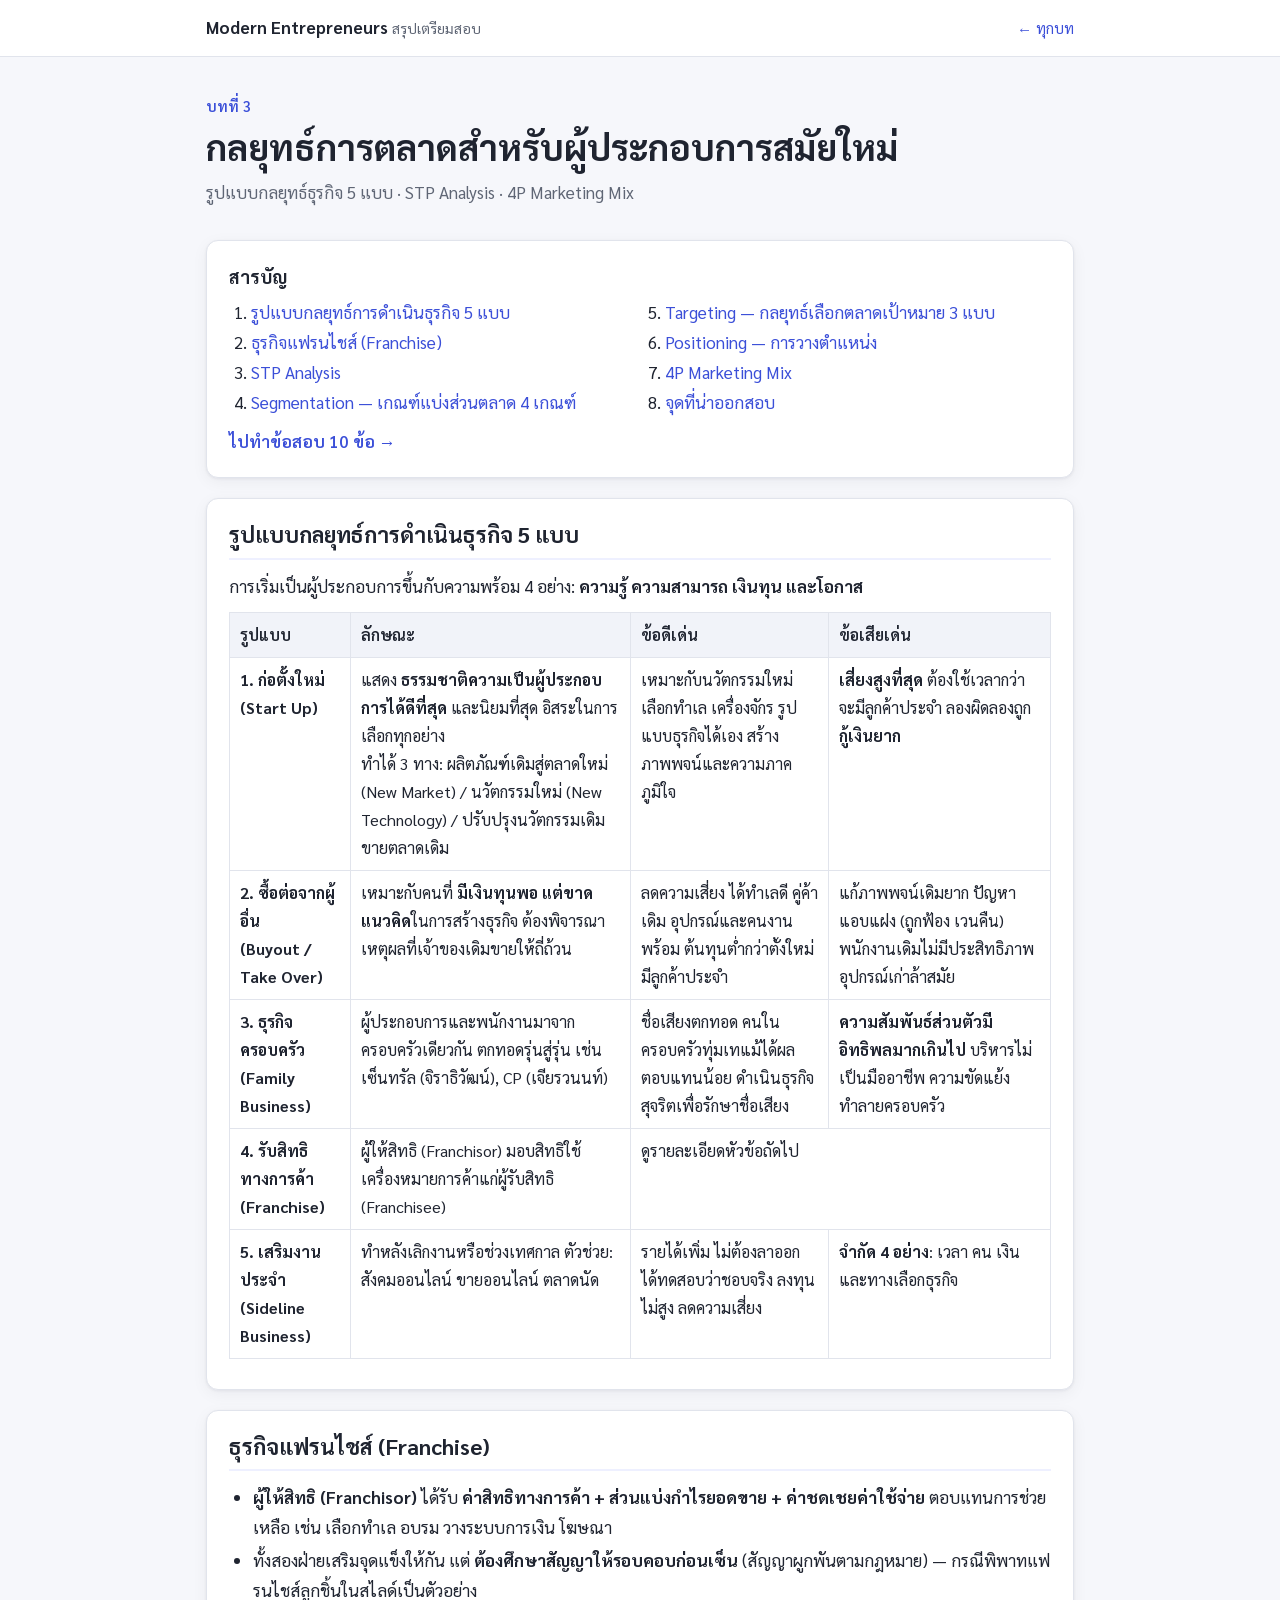
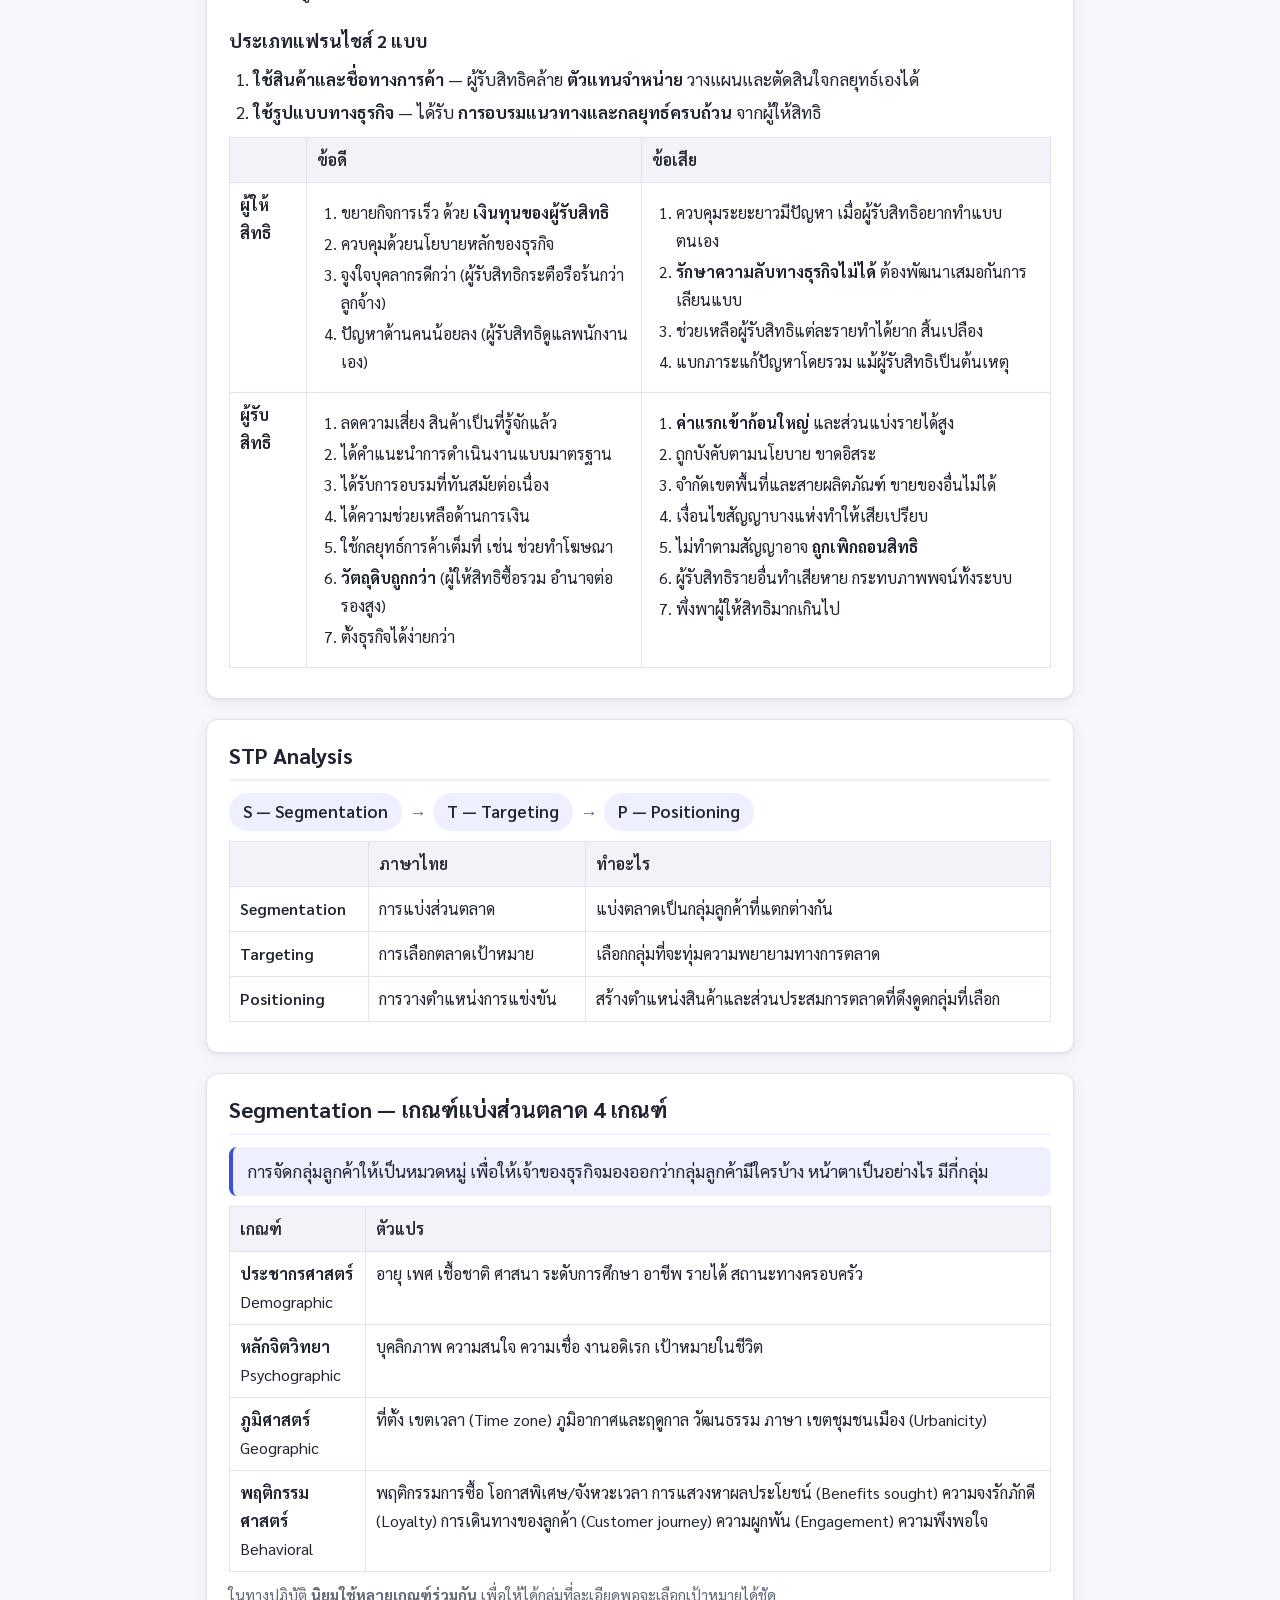
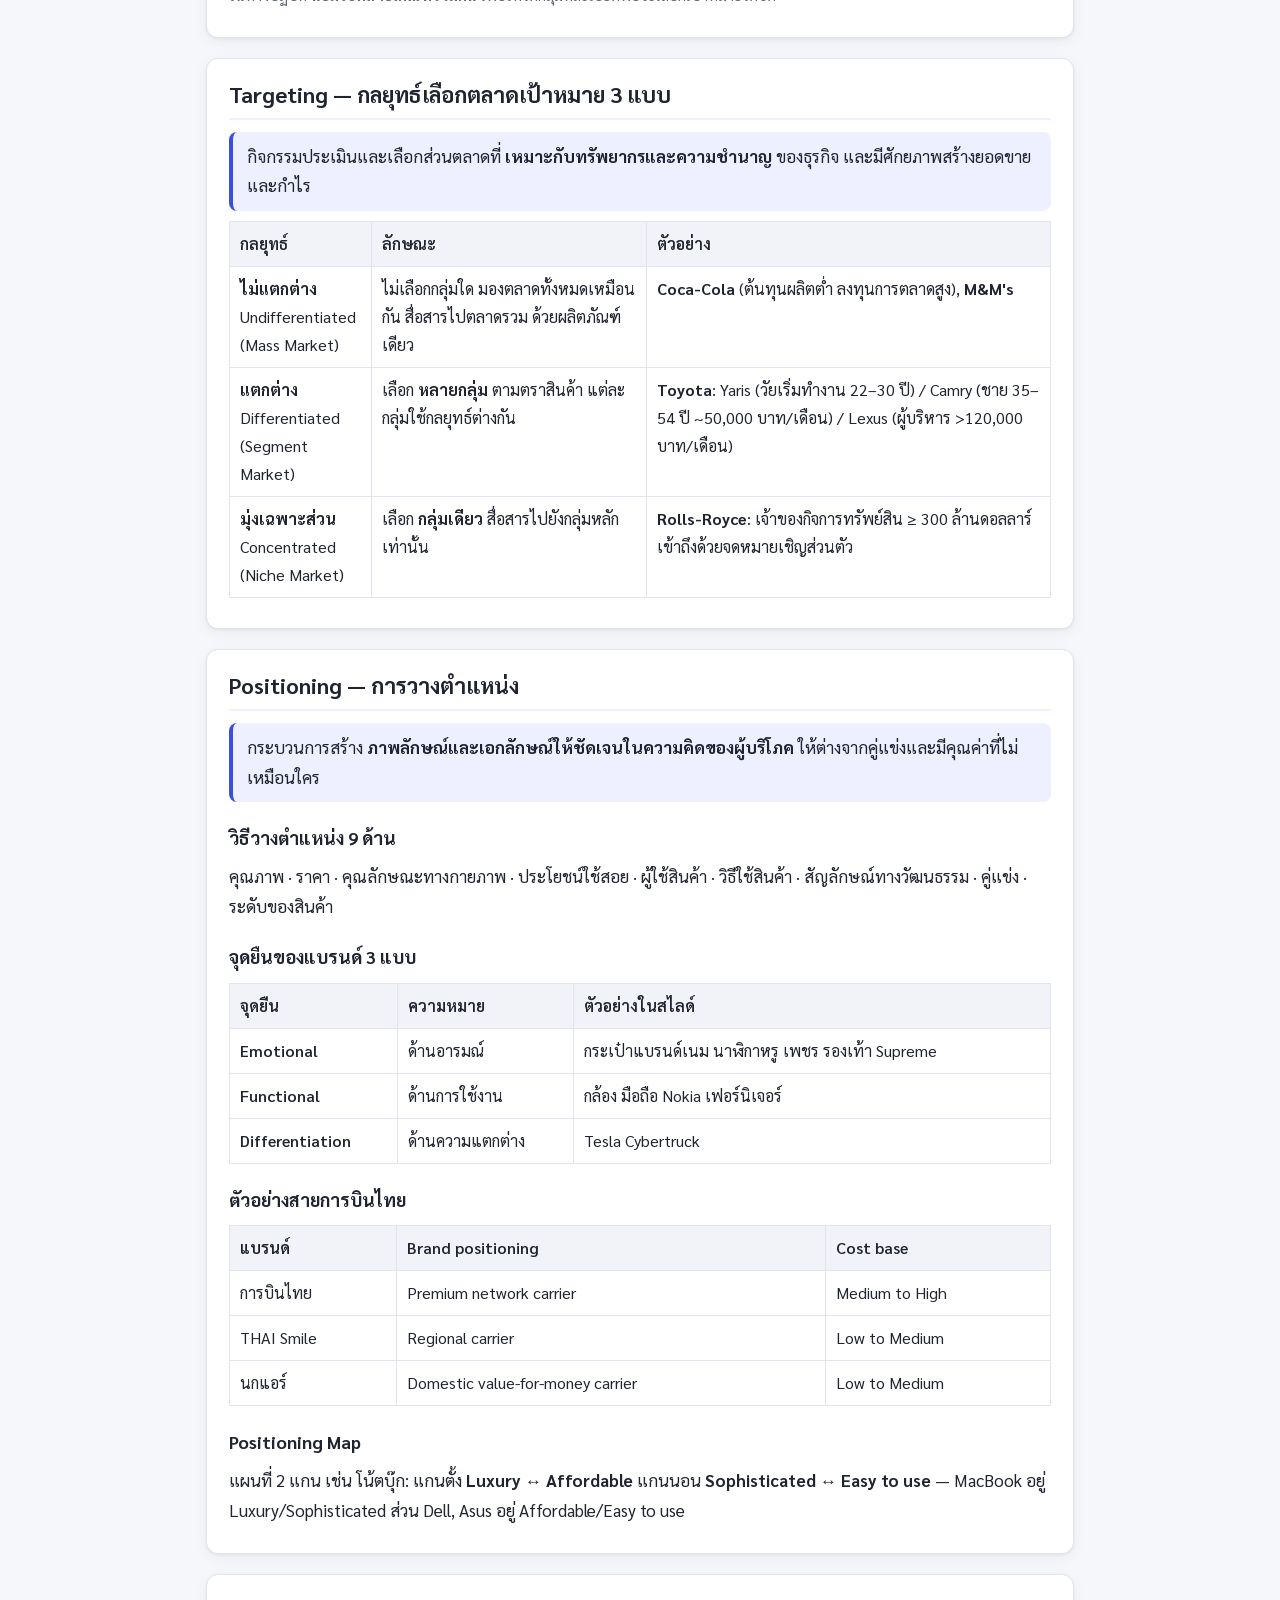
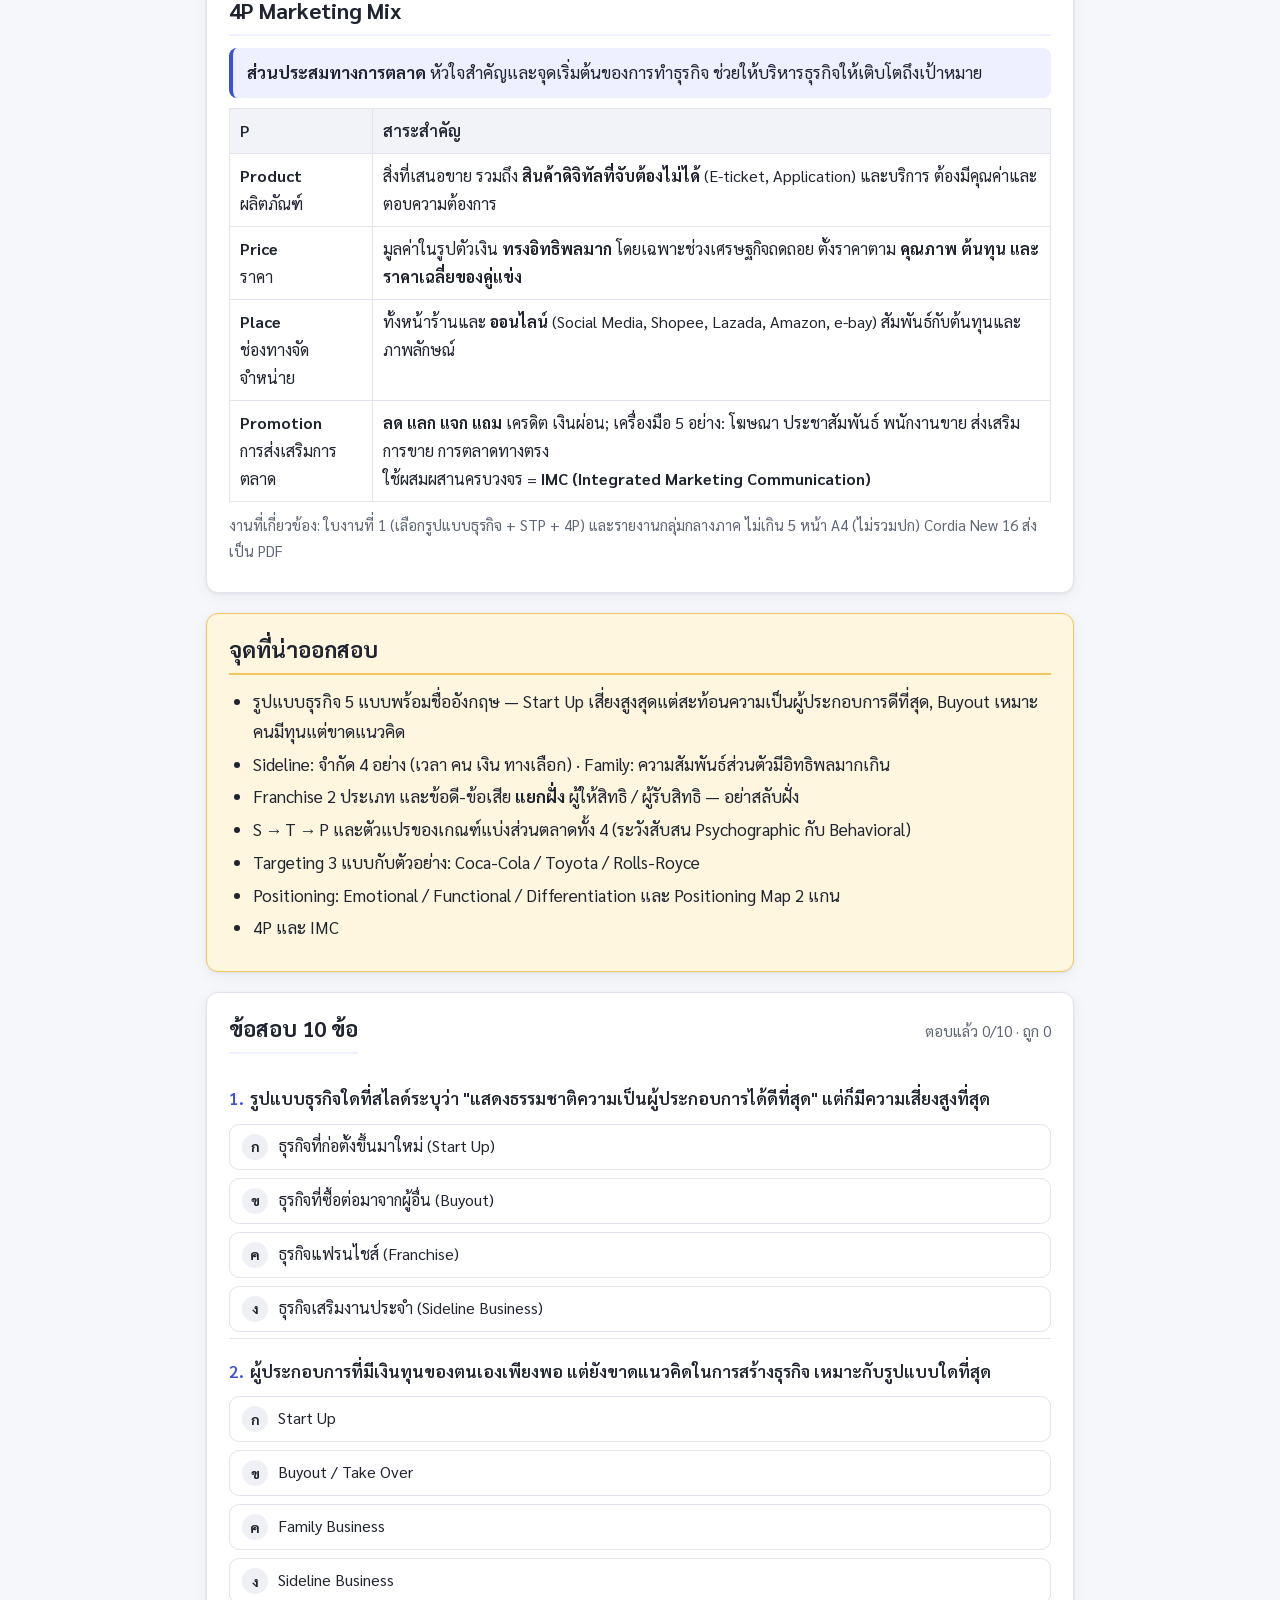
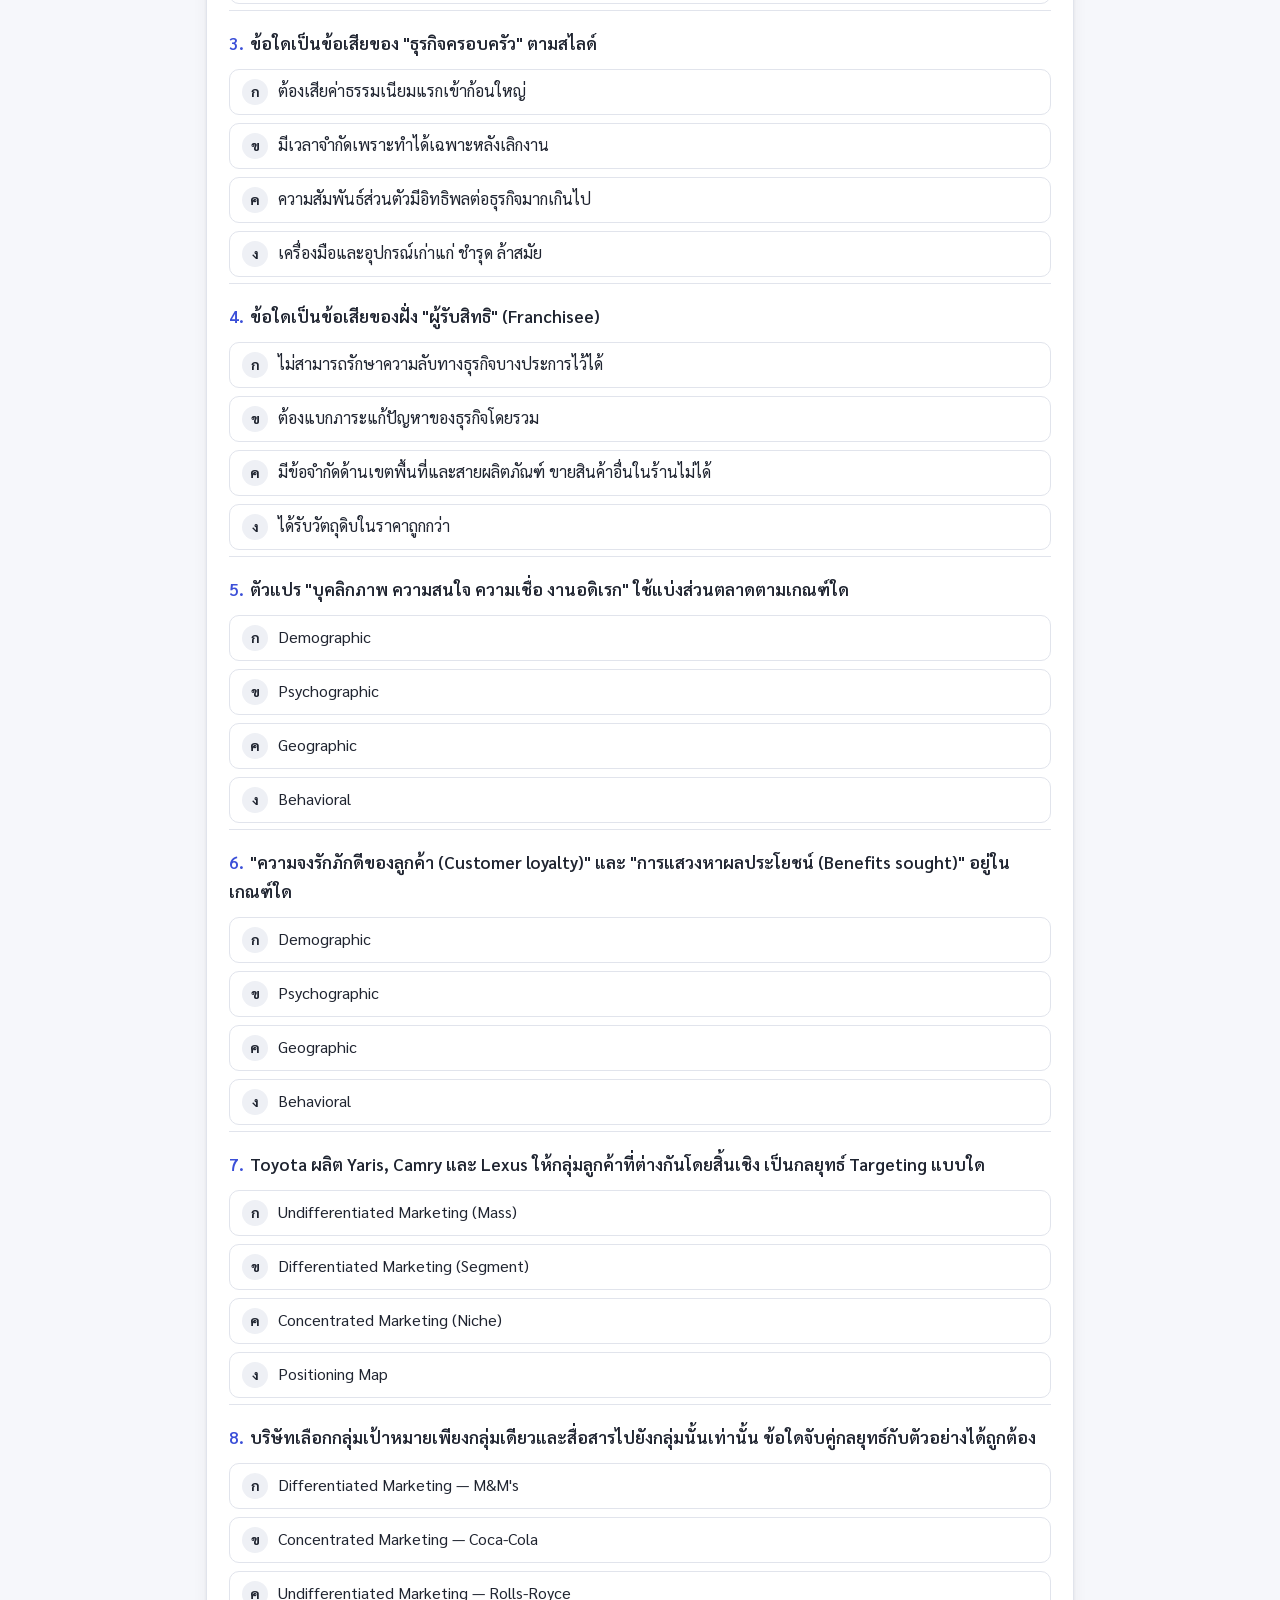
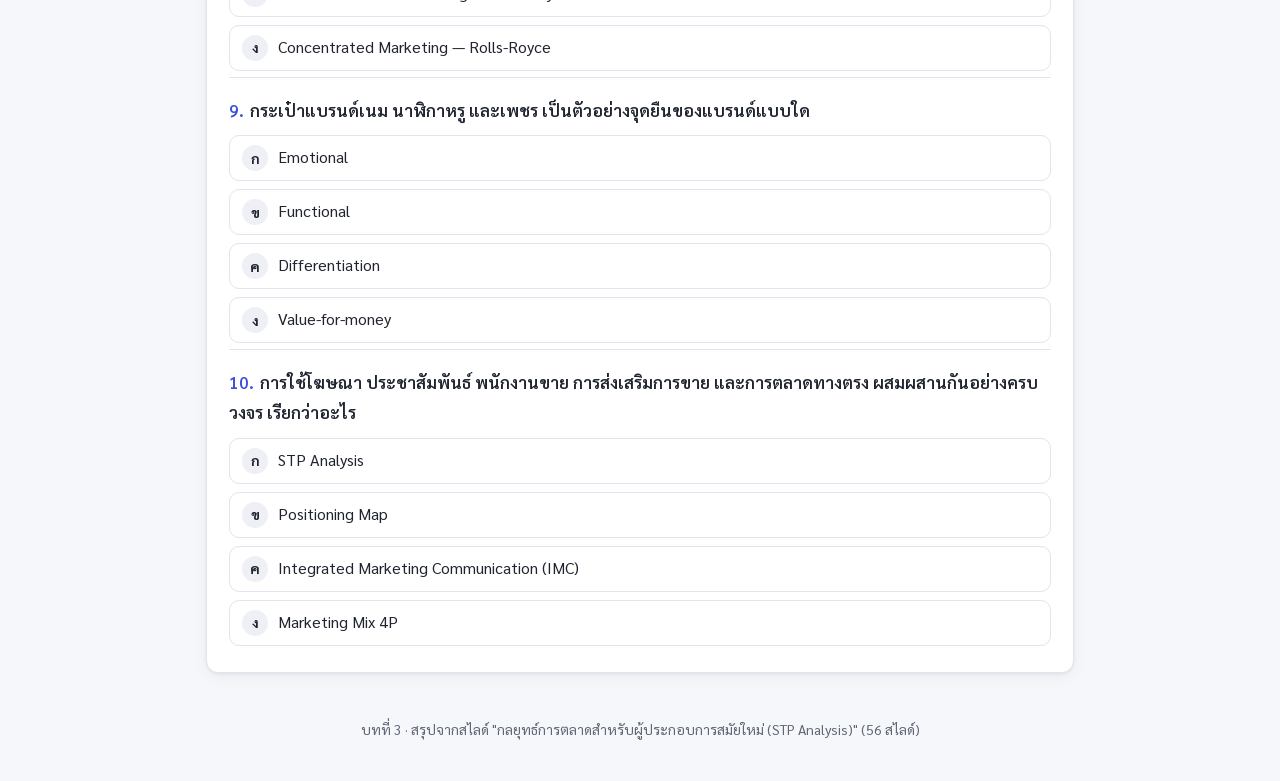
<file: chapters/03-marketing.html>
<!doctype html>
<html lang="th">
<head>
  <meta charset="utf-8">
  <meta name="viewport" content="width=device-width, initial-scale=1">
  <title>บทที่ 3 กลยุทธ์การตลาด STP + 4P</title>
  <link rel="preconnect" href="https://fonts.googleapis.com">
  <link rel="preconnect" href="https://fonts.gstatic.com" crossorigin>
  <link href="https://fonts.googleapis.com/css2?family=Sarabun:wght@400;600;700&display=swap" rel="stylesheet">
  <link rel="stylesheet" href="../css/style.css">
</head>
<body>
  <header class="site-header">
    <div class="wrap">
      <a class="brand" href="../index.html">Modern Entrepreneurs <small>สรุปเตรียมสอบ</small></a>
      <a class="header-link" href="../index.html">← ทุกบท</a>
    </div>
  </header>

  <main class="wrap">
    <div class="hero">
      <p class="eyebrow">บทที่ 3</p>
      <h1>กลยุทธ์การตลาดสำหรับผู้ประกอบการสมัยใหม่</h1>
      <p>รูปแบบกลยุทธ์ธุรกิจ 5 แบบ · STP Analysis · 4P Marketing Mix</p>
    </div>

    <nav class="card toc" id="toc">
      <h2>สารบัญ</h2>
      <ol></ol>
      <a class="to-quiz" href="#quiz">ไปทำข้อสอบ 10 ข้อ →</a>
    </nav>

    <!-- ===== 1 ===== -->
    <section class="card topic" id="strategies">
      <h2>รูปแบบกลยุทธ์การดำเนินธุรกิจ 5 แบบ</h2>
      <p>การเริ่มเป็นผู้ประกอบการขึ้นกับความพร้อม 4 อย่าง: <b>ความรู้ ความสามารถ เงินทุน และโอกาส</b></p>
      <div class="table-wrap">
        <table class="wide">
          <thead><tr><th>รูปแบบ</th><th>ลักษณะ</th><th>ข้อดีเด่น</th><th>ข้อเสียเด่น</th></tr></thead>
          <tbody>
            <tr><td><b>1. ก่อตั้งใหม่<br>(Start Up)</b></td>
              <td>แสดง <b>ธรรมชาติความเป็นผู้ประกอบการได้ดีที่สุด</b> และนิยมที่สุด อิสระในการเลือกทุกอย่าง<br>ทำได้ 3 ทาง: ผลิตภัณฑ์เดิมสู่ตลาดใหม่ (New Market) / นวัตกรรมใหม่ (New Technology) / ปรับปรุงนวัตกรรมเดิมขายตลาดเดิม</td>
              <td>เหมาะกับนวัตกรรมใหม่ เลือกทำเล เครื่องจักร รูปแบบธุรกิจได้เอง สร้างภาพพจน์และความภาคภูมิใจ</td>
              <td><b>เสี่ยงสูงที่สุด</b> ต้องใช้เวลากว่าจะมีลูกค้าประจำ ลองผิดลองถูก <b>กู้เงินยาก</b></td></tr>
            <tr><td><b>2. ซื้อต่อจากผู้อื่น<br>(Buyout / Take Over)</b></td>
              <td>เหมาะกับคนที่ <b>มีเงินทุนพอ แต่ขาดแนวคิด</b>ในการสร้างธุรกิจ ต้องพิจารณาเหตุผลที่เจ้าของเดิมขายให้ถี่ถ้วน</td>
              <td>ลดความเสี่ยง ได้ทำเลดี คู่ค้าเดิม อุปกรณ์และคนงานพร้อม ต้นทุนต่ำกว่าตั้งใหม่ มีลูกค้าประจำ</td>
              <td>แก้ภาพพจน์เดิมยาก ปัญหาแอบแฝง (ถูกฟ้อง เวนคืน) พนักงานเดิมไม่มีประสิทธิภาพ อุปกรณ์เก่าล้าสมัย</td></tr>
            <tr><td><b>3. ธุรกิจครอบครัว<br>(Family Business)</b></td>
              <td>ผู้ประกอบการและพนักงานมาจากครอบครัวเดียวกัน ตกทอดรุ่นสู่รุ่น เช่น เซ็นทรัล (จิราธิวัฒน์), CP (เจียรวนนท์)</td>
              <td>ชื่อเสียงตกทอด คนในครอบครัวทุ่มเทแม้ได้ผลตอบแทนน้อย ดำเนินธุรกิจสุจริตเพื่อรักษาชื่อเสียง</td>
              <td><b>ความสัมพันธ์ส่วนตัวมีอิทธิพลมากเกินไป</b> บริหารไม่เป็นมืออาชีพ ความขัดแย้งทำลายครอบครัว</td></tr>
            <tr><td><b>4. รับสิทธิทางการค้า<br>(Franchise)</b></td>
              <td>ผู้ให้สิทธิ (Franchisor) มอบสิทธิใช้เครื่องหมายการค้าแก่ผู้รับสิทธิ (Franchisee)</td>
              <td colspan="2">ดูรายละเอียดหัวข้อถัดไป</td></tr>
            <tr><td><b>5. เสริมงานประจำ<br>(Sideline Business)</b></td>
              <td>ทำหลังเลิกงานหรือช่วงเทศกาล ตัวช่วย: สังคมออนไลน์ ขายออนไลน์ ตลาดนัด</td>
              <td>รายได้เพิ่ม ไม่ต้องลาออก ได้ทดสอบว่าชอบจริง ลงทุนไม่สูง ลดความเสี่ยง</td>
              <td><b>จำกัด 4 อย่าง</b>: เวลา คน เงิน และทางเลือกธุรกิจ</td></tr>
          </tbody>
        </table>
      </div>
    </section>

    <!-- ===== 2 ===== -->
    <section class="card topic" id="franchise">
      <h2>ธุรกิจแฟรนไชส์ (Franchise)</h2>
      <ul>
        <li><b>ผู้ให้สิทธิ (Franchisor)</b> ได้รับ <b>ค่าสิทธิทางการค้า + ส่วนแบ่งกำไรยอดขาย + ค่าชดเชยค่าใช้จ่าย</b> ตอบแทนการช่วยเหลือ เช่น เลือกทำเล อบรม วางระบบการเงิน โฆษณา</li>
        <li>ทั้งสองฝ่ายเสริมจุดแข็งให้กัน แต่ <b>ต้องศึกษาสัญญาให้รอบคอบก่อนเซ็น</b> (สัญญาผูกพันตามกฎหมาย) — กรณีพิพาทแฟรนไชส์ลูกชิ้นในสไลด์เป็นตัวอย่าง</li>
      </ul>
      <h3>ประเภทแฟรนไชส์ 2 แบบ</h3>
      <ol>
        <li><b>ใช้สินค้าและชื่อทางการค้า</b> — ผู้รับสิทธิคล้าย <b>ตัวแทนจำหน่าย</b> วางแผนและตัดสินใจกลยุทธ์เองได้</li>
        <li><b>ใช้รูปแบบทางธุรกิจ</b> — ได้รับ <b>การอบรมแนวทางและกลยุทธ์ครบถ้วน</b> จากผู้ให้สิทธิ</li>
      </ol>
      <div class="table-wrap">
        <table class="wide">
          <thead><tr><th></th><th>ข้อดี</th><th>ข้อเสีย</th></tr></thead>
          <tbody>
            <tr><td><b>ผู้ให้สิทธิ</b></td>
              <td><ol>
                <li>ขยายกิจการเร็ว ด้วย <b>เงินทุนของผู้รับสิทธิ</b></li>
                <li>ควบคุมด้วยนโยบายหลักของธุรกิจ</li>
                <li>จูงใจบุคลากรดีกว่า (ผู้รับสิทธิกระตือรือร้นกว่าลูกจ้าง)</li>
                <li>ปัญหาด้านคนน้อยลง (ผู้รับสิทธิดูแลพนักงานเอง)</li>
              </ol></td>
              <td><ol>
                <li>ควบคุมระยะยาวมีปัญหา เมื่อผู้รับสิทธิอยากทำแบบตนเอง</li>
                <li><b>รักษาความลับทางธุรกิจไม่ได้</b> ต้องพัฒนาเสมอกันการเลียนแบบ</li>
                <li>ช่วยเหลือผู้รับสิทธิแต่ละรายทำได้ยาก สิ้นเปลือง</li>
                <li>แบกภาระแก้ปัญหาโดยรวม แม้ผู้รับสิทธิเป็นต้นเหตุ</li>
              </ol></td></tr>
            <tr><td><b>ผู้รับสิทธิ</b></td>
              <td><ol>
                <li>ลดความเสี่ยง สินค้าเป็นที่รู้จักแล้ว</li>
                <li>ได้คำแนะนำการดำเนินงานแบบมาตรฐาน</li>
                <li>ได้รับการอบรมที่ทันสมัยต่อเนื่อง</li>
                <li>ได้ความช่วยเหลือด้านการเงิน</li>
                <li>ใช้กลยุทธ์การค้าเต็มที่ เช่น ช่วยทำโฆษณา</li>
                <li><b>วัตถุดิบถูกกว่า</b> (ผู้ให้สิทธิซื้อรวม อำนาจต่อรองสูง)</li>
                <li>ตั้งธุรกิจได้ง่ายกว่า</li>
              </ol></td>
              <td><ol>
                <li><b>ค่าแรกเข้าก้อนใหญ่</b> และส่วนแบ่งรายได้สูง</li>
                <li>ถูกบังคับตามนโยบาย ขาดอิสระ</li>
                <li>จำกัดเขตพื้นที่และสายผลิตภัณฑ์ ขายของอื่นไม่ได้</li>
                <li>เงื่อนไขสัญญาบางแห่งทำให้เสียเปรียบ</li>
                <li>ไม่ทำตามสัญญาอาจ <b>ถูกเพิกถอนสิทธิ</b></li>
                <li>ผู้รับสิทธิรายอื่นทำเสียหาย กระทบภาพพจน์ทั้งระบบ</li>
                <li>พึ่งพาผู้ให้สิทธิมากเกินไป</li>
              </ol></td></tr>
          </tbody>
        </table>
      </div>
    </section>

    <!-- ===== 3 ===== -->
    <section class="card topic" id="stp">
      <h2>STP Analysis</h2>
      <div class="flow">
        <span>S — Segmentation</span><i>→</i>
        <span>T — Targeting</span><i>→</i>
        <span>P — Positioning</span>
      </div>
      <div class="table-wrap">
        <table>
          <thead><tr><th></th><th>ภาษาไทย</th><th>ทำอะไร</th></tr></thead>
          <tbody>
            <tr><td class="code">Segmentation</td><td>การแบ่งส่วนตลาด</td><td>แบ่งตลาดเป็นกลุ่มลูกค้าที่แตกต่างกัน</td></tr>
            <tr><td class="code">Targeting</td><td>การเลือกตลาดเป้าหมาย</td><td>เลือกกลุ่มที่จะทุ่มความพยายามทางการตลาด</td></tr>
            <tr><td class="code">Positioning</td><td>การวางตำแหน่งการแข่งขัน</td><td>สร้างตำแหน่งสินค้าและส่วนประสมการตลาดที่ดึงดูดกลุ่มที่เลือก</td></tr>
          </tbody>
        </table>
      </div>
    </section>

    <!-- ===== 4 ===== -->
    <section class="card topic" id="segmentation">
      <h2>Segmentation — เกณฑ์แบ่งส่วนตลาด 4 เกณฑ์</h2>
      <div class="def">การจัดกลุ่มลูกค้าให้เป็นหมวดหมู่ เพื่อให้เจ้าของธุรกิจมองออกว่ากลุ่มลูกค้ามีใครบ้าง หน้าตาเป็นอย่างไร มีกี่กลุ่ม</div>
      <div class="table-wrap">
        <table>
          <thead><tr><th>เกณฑ์</th><th>ตัวแปร</th></tr></thead>
          <tbody>
            <tr><td><b>ประชากรศาสตร์</b><br>Demographic</td><td>อายุ เพศ เชื้อชาติ ศาสนา ระดับการศึกษา อาชีพ รายได้ สถานะทางครอบครัว</td></tr>
            <tr><td><b>หลักจิตวิทยา</b><br>Psychographic</td><td>บุคลิกภาพ ความสนใจ ความเชื่อ งานอดิเรก เป้าหมายในชีวิต</td></tr>
            <tr><td><b>ภูมิศาสตร์</b><br>Geographic</td><td>ที่ตั้ง เขตเวลา (Time zone) ภูมิอากาศและฤดูกาล วัฒนธรรม ภาษา เขตชุมชนเมือง (Urbanicity)</td></tr>
            <tr><td><b>พฤติกรรมศาสตร์</b><br>Behavioral</td><td>พฤติกรรมการซื้อ โอกาสพิเศษ/จังหวะเวลา การแสวงหาผลประโยชน์ (Benefits sought) ความจงรักภักดี (Loyalty) การเดินทางของลูกค้า (Customer journey) ความผูกพัน (Engagement) ความพึงพอใจ</td></tr>
          </tbody>
        </table>
      </div>
      <p class="note">ในทางปฏิบัติ <b>นิยมใช้หลายเกณฑ์ร่วมกัน</b> เพื่อให้ได้กลุ่มที่ละเอียดพอจะเลือกเป้าหมายได้ชัด</p>
    </section>

    <!-- ===== 5 ===== -->
    <section class="card topic" id="targeting">
      <h2>Targeting — กลยุทธ์เลือกตลาดเป้าหมาย 3 แบบ</h2>
      <div class="def">กิจกรรมประเมินและเลือกส่วนตลาดที่ <b>เหมาะกับทรัพยากรและความชำนาญ</b> ของธุรกิจ และมีศักยภาพสร้างยอดขายและกำไร</div>
      <div class="table-wrap">
        <table>
          <thead><tr><th>กลยุทธ์</th><th>ลักษณะ</th><th>ตัวอย่าง</th></tr></thead>
          <tbody>
            <tr><td><b>ไม่แตกต่าง</b><br>Undifferentiated<br>(Mass Market)</td><td>ไม่เลือกกลุ่มใด มองตลาดทั้งหมดเหมือนกัน สื่อสารไปตลาดรวม ด้วยผลิตภัณฑ์เดียว</td><td><b>Coca-Cola</b> (ต้นทุนผลิตต่ำ ลงทุนการตลาดสูง), <b>M&amp;M's</b></td></tr>
            <tr><td><b>แตกต่าง</b><br>Differentiated<br>(Segment Market)</td><td>เลือก <b>หลายกลุ่ม</b> ตามตราสินค้า แต่ละกลุ่มใช้กลยุทธ์ต่างกัน</td><td><b>Toyota</b>: Yaris (วัยเริ่มทำงาน 22–30 ปี) / Camry (ชาย 35–54 ปี ~50,000 บาท/เดือน) / Lexus (ผู้บริหาร &gt;120,000 บาท/เดือน)</td></tr>
            <tr><td><b>มุ่งเฉพาะส่วน</b><br>Concentrated<br>(Niche Market)</td><td>เลือก <b>กลุ่มเดียว</b> สื่อสารไปยังกลุ่มหลักเท่านั้น</td><td><b>Rolls-Royce</b>: เจ้าของกิจการทรัพย์สิน ≥ 300 ล้านดอลลาร์ เข้าถึงด้วยจดหมายเชิญส่วนตัว</td></tr>
          </tbody>
        </table>
      </div>
    </section>

    <!-- ===== 6 ===== -->
    <section class="card topic" id="positioning">
      <h2>Positioning — การวางตำแหน่ง</h2>
      <div class="def">กระบวนการสร้าง <b>ภาพลักษณ์และเอกลักษณ์ให้ชัดเจนในความคิดของผู้บริโภค</b> ให้ต่างจากคู่แข่งและมีคุณค่าที่ไม่เหมือนใคร</div>
      <h3>วิธีวางตำแหน่ง 9 ด้าน</h3>
      <p>คุณภาพ · ราคา · คุณลักษณะทางกายภาพ · ประโยชน์ใช้สอย · ผู้ใช้สินค้า · วิธีใช้สินค้า · สัญลักษณ์ทางวัฒนธรรม · คู่แข่ง · ระดับของสินค้า</p>
      <h3>จุดยืนของแบรนด์ 3 แบบ</h3>
      <div class="table-wrap">
        <table>
          <thead><tr><th>จุดยืน</th><th>ความหมาย</th><th>ตัวอย่างในสไลด์</th></tr></thead>
          <tbody>
            <tr><td class="code">Emotional</td><td>ด้านอารมณ์</td><td>กระเป๋าแบรนด์เนม นาฬิกาหรู เพชร รองเท้า Supreme</td></tr>
            <tr><td class="code">Functional</td><td>ด้านการใช้งาน</td><td>กล้อง มือถือ Nokia เฟอร์นิเจอร์</td></tr>
            <tr><td class="code">Differentiation</td><td>ด้านความแตกต่าง</td><td>Tesla Cybertruck</td></tr>
          </tbody>
        </table>
      </div>
      <h3>ตัวอย่างสายการบินไทย</h3>
      <div class="table-wrap">
        <table>
          <thead><tr><th>แบรนด์</th><th>Brand positioning</th><th>Cost base</th></tr></thead>
          <tbody>
            <tr><td>การบินไทย</td><td>Premium network carrier</td><td>Medium to High</td></tr>
            <tr><td>THAI Smile</td><td>Regional carrier</td><td>Low to Medium</td></tr>
            <tr><td>นกแอร์</td><td>Domestic value-for-money carrier</td><td>Low to Medium</td></tr>
          </tbody>
        </table>
      </div>
      <h3>Positioning Map</h3>
      <p>แผนที่ 2 แกน เช่น โน้ตบุ๊ก: แกนตั้ง <b>Luxury ↔ Affordable</b> แกนนอน <b>Sophisticated ↔ Easy to use</b> — MacBook อยู่ Luxury/Sophisticated ส่วน Dell, Asus อยู่ Affordable/Easy to use</p>
    </section>

    <!-- ===== 7 ===== -->
    <section class="card topic" id="four-p">
      <h2>4P Marketing Mix</h2>
      <div class="def"><b>ส่วนประสมทางการตลาด</b> หัวใจสำคัญและจุดเริ่มต้นของการทำธุรกิจ ช่วยให้บริหารธุรกิจให้เติบโตถึงเป้าหมาย</div>
      <div class="table-wrap">
        <table>
          <thead><tr><th>P</th><th>สาระสำคัญ</th></tr></thead>
          <tbody>
            <tr><td><b>Product</b><br>ผลิตภัณฑ์</td><td>สิ่งที่เสนอขาย รวมถึง <b>สินค้าดิจิทัลที่จับต้องไม่ได้</b> (E-ticket, Application) และบริการ ต้องมีคุณค่าและตอบความต้องการ</td></tr>
            <tr><td><b>Price</b><br>ราคา</td><td>มูลค่าในรูปตัวเงิน <b>ทรงอิทธิพลมาก</b> โดยเฉพาะช่วงเศรษฐกิจถดถอย ตั้งราคาตาม <b>คุณภาพ ต้นทุน และราคาเฉลี่ยของคู่แข่ง</b></td></tr>
            <tr><td><b>Place</b><br>ช่องทางจัดจำหน่าย</td><td>ทั้งหน้าร้านและ <b>ออนไลน์</b> (Social Media, Shopee, Lazada, Amazon, e-bay) สัมพันธ์กับต้นทุนและภาพลักษณ์</td></tr>
            <tr><td><b>Promotion</b><br>การส่งเสริมการตลาด</td><td><b>ลด แลก แจก แถม</b> เครดิต เงินผ่อน; เครื่องมือ 5 อย่าง: โฆษณา ประชาสัมพันธ์ พนักงานขาย ส่งเสริมการขาย การตลาดทางตรง<br>ใช้ผสมผสานครบวงจร = <b>IMC (Integrated Marketing Communication)</b></td></tr>
          </tbody>
        </table>
      </div>
      <p class="note">งานที่เกี่ยวข้อง: ใบงานที่ 1 (เลือกรูปแบบธุรกิจ + STP + 4P) และรายงานกลุ่มกลางภาค ไม่เกิน 5 หน้า A4 (ไม่รวมปก) Cordia New 16 ส่งเป็น PDF</p>
    </section>

    <!-- ===== exam points ===== -->
    <section class="card exam-points topic" id="exam-points">
      <h2>จุดที่น่าออกสอบ</h2>
      <ul>
        <li>รูปแบบธุรกิจ 5 แบบพร้อมชื่ออังกฤษ — Start Up เสี่ยงสูงสุดแต่สะท้อนความเป็นผู้ประกอบการดีที่สุด, Buyout เหมาะคนมีทุนแต่ขาดแนวคิด</li>
        <li>Sideline: จำกัด 4 อย่าง (เวลา คน เงิน ทางเลือก) · Family: ความสัมพันธ์ส่วนตัวมีอิทธิพลมากเกิน</li>
        <li>Franchise 2 ประเภท และข้อดี-ข้อเสีย <b>แยกฝั่ง</b> ผู้ให้สิทธิ / ผู้รับสิทธิ — อย่าสลับฝั่ง</li>
        <li>S → T → P และตัวแปรของเกณฑ์แบ่งส่วนตลาดทั้ง 4 (ระวังสับสน Psychographic กับ Behavioral)</li>
        <li>Targeting 3 แบบกับตัวอย่าง: Coca-Cola / Toyota / Rolls-Royce</li>
        <li>Positioning: Emotional / Functional / Differentiation และ Positioning Map 2 แกน</li>
        <li>4P และ IMC</li>
      </ul>
    </section>

    <!-- ===== quiz ===== -->
    <section class="card" id="quiz">
      <div class="quiz-head">
        <h2>ข้อสอบ 10 ข้อ</h2>
        <span class="quiz-progress"><span id="quiz-progress"></span> <span id="quiz-best"></span></span>
      </div>
      <div id="quiz-body"></div>
    </section>
  </main>

  <footer>บทที่ 3 · สรุปจากสไลด์ "กลยุทธ์การตลาดสำหรับผู้ประกอบการสมัยใหม่ (STP Analysis)" (56 สไลด์)</footer>

  <script>
    window.QUIZ = {
      id: "03-marketing",
      questions: [
        {
          q: "รูปแบบธุรกิจใดที่สไลด์ระบุว่า \"แสดงธรรมชาติความเป็นผู้ประกอบการได้ดีที่สุด\" แต่ก็มีความเสี่ยงสูงที่สุด",
          choices: ["ธุรกิจที่ก่อตั้งขึ้นมาใหม่ (Start Up)", "ธุรกิจที่ซื้อต่อมาจากผู้อื่น (Buyout)", "ธุรกิจแฟรนไชส์ (Franchise)", "ธุรกิจเสริมงานประจำ (Sideline Business)"],
          answer: 0,
          explain: "Start Up ต้องใช้ความคิดริเริ่ม กล้าเสี่ยง กล้าตัดสินใจ จึงสะท้อนความเป็นผู้ประกอบการดีที่สุด แต่ทุกอย่างใหม่หมดจึงเสี่ยงสูงที่สุดและกู้เงินยาก",
          ref: "สไลด์ 6, 8"
        },
        {
          q: "ผู้ประกอบการที่มีเงินทุนของตนเองเพียงพอ แต่ยังขาดแนวคิดในการสร้างธุรกิจ เหมาะกับรูปแบบใดที่สุด",
          choices: ["Start Up", "Buyout / Take Over", "Family Business", "Sideline Business"],
          answer: 1,
          explain: "การซื้อธุรกิจต่อจากผู้อื่นเหมาะกับคนมีทุนแต่ขาดแนวคิด เพราะได้ระบบ ทำเล ลูกค้า และคนงานที่มีอยู่แล้ว",
          ref: "สไลด์ 9"
        },
        {
          q: "ข้อใดเป็นข้อเสียของ \"ธุรกิจครอบครัว\" ตามสไลด์",
          choices: ["ต้องเสียค่าธรรมเนียมแรกเข้าก้อนใหญ่", "มีเวลาจำกัดเพราะทำได้เฉพาะหลังเลิกงาน", "ความสัมพันธ์ส่วนตัวมีอิทธิพลต่อธุรกิจมากเกินไป", "เครื่องมือและอุปกรณ์เก่าแก่ ชำรุด ล้าสมัย"],
          answer: 2,
          explain: "ข้อเสียธุรกิจครอบครัวคือ ความสัมพันธ์ส่วนตัวมีอิทธิพลมากเกิน บริหารไม่เป็นมืออาชีพ และความขัดแย้งทำลายครอบครัว ข้ออื่นเป็นของแฟรนไชส์ ธุรกิจเสริม และการซื้อต่อ",
          ref: "สไลด์ 14"
        },
        {
          q: "ข้อใดเป็นข้อเสียของฝั่ง \"ผู้รับสิทธิ\" (Franchisee)",
          choices: ["ไม่สามารถรักษาความลับทางธุรกิจบางประการไว้ได้", "ต้องแบกภาระแก้ปัญหาของธุรกิจโดยรวม", "มีข้อจำกัดด้านเขตพื้นที่และสายผลิตภัณฑ์ ขายสินค้าอื่นในร้านไม่ได้", "ได้รับวัตถุดิบในราคาถูกกว่า"],
          answer: 2,
          explain: "ข้อ ก และ ข เป็นข้อเสียของผู้ให้สิทธิ ข้อ ง เป็นข้อดีของผู้รับสิทธิ ส่วนการถูกจำกัดพื้นที่และสายผลิตภัณฑ์เป็นข้อเสียของผู้รับสิทธิ",
          ref: "สไลด์ 19–20"
        },
        {
          q: "ตัวแปร \"บุคลิกภาพ ความสนใจ ความเชื่อ งานอดิเรก\" ใช้แบ่งส่วนตลาดตามเกณฑ์ใด",
          choices: ["Demographic", "Psychographic", "Geographic", "Behavioral"],
          answer: 1,
          explain: "เกณฑ์หลักจิตวิทยา (Psychographic) ได้แก่ บุคลิกภาพ ความสนใจ ความเชื่อ งานอดิเรก และเป้าหมายในชีวิต",
          ref: "สไลด์ 33"
        },
        {
          q: "\"ความจงรักภักดีของลูกค้า (Customer loyalty)\" และ \"การแสวงหาผลประโยชน์ (Benefits sought)\" อยู่ในเกณฑ์ใด",
          choices: ["Demographic", "Psychographic", "Geographic", "Behavioral"],
          answer: 3,
          explain: "เกณฑ์พฤติกรรมศาสตร์ (Behavioral) ครอบคลุม พฤติกรรมการซื้อ โอกาสพิเศษ ผลประโยชน์ที่แสวงหา ความภักดี การเดินทางของลูกค้า ความผูกพัน และความพึงพอใจ",
          ref: "สไลด์ 35"
        },
        {
          q: "Toyota ผลิต Yaris, Camry และ Lexus ให้กลุ่มลูกค้าที่ต่างกันโดยสิ้นเชิง เป็นกลยุทธ์ Targeting แบบใด",
          choices: ["Undifferentiated Marketing (Mass)", "Differentiated Marketing (Segment)", "Concentrated Marketing (Niche)", "Positioning Map"],
          answer: 1,
          explain: "การตลาดแบบแตกต่างเลือกหลายกลุ่มเป้าหมายตามตราสินค้า และใช้กลยุทธ์ต่างกันในแต่ละกลุ่ม",
          ref: "สไลด์ 41"
        },
        {
          q: "บริษัทเลือกกลุ่มเป้าหมายเพียงกลุ่มเดียวและสื่อสารไปยังกลุ่มนั้นเท่านั้น ข้อใดจับคู่กลยุทธ์กับตัวอย่างได้ถูกต้อง",
          choices: ["Differentiated Marketing — M&M's", "Concentrated Marketing — Coca-Cola", "Undifferentiated Marketing — Rolls-Royce", "Concentrated Marketing — Rolls-Royce"],
          answer: 3,
          explain: "การตลาดแบบมุ่งเฉพาะส่วน (Niche) เลือกกลุ่มเดียว เช่น Rolls-Royce ที่จับเจ้าของกิจการทรัพย์สินอย่างน้อย 300 ล้านดอลลาร์ ส่วน Coca-Cola และ M&M's เป็น Mass",
          ref: "สไลด์ 39–42"
        },
        {
          q: "กระเป๋าแบรนด์เนม นาฬิกาหรู และเพชร เป็นตัวอย่างจุดยืนของแบรนด์แบบใด",
          choices: ["Emotional", "Functional", "Differentiation", "Value-for-money"],
          answer: 0,
          explain: "สินค้าหรูเหล่านี้ขายความรู้สึกและภาพลักษณ์ จึงเป็นจุดยืนด้านอารมณ์ (Emotional) ส่วน Functional คือกล้อง มือถือ และ Differentiation คือ Tesla Cybertruck",
          ref: "สไลด์ 45"
        },
        {
          q: "การใช้โฆษณา ประชาสัมพันธ์ พนักงานขาย การส่งเสริมการขาย และการตลาดทางตรง ผสมผสานกันอย่างครบวงจร เรียกว่าอะไร",
          choices: ["STP Analysis", "Positioning Map", "Integrated Marketing Communication (IMC)", "Marketing Mix 4P"],
          answer: 2,
          explain: "การใช้เครื่องมือสื่อสารทุกตัวร่วมกันอย่างครบวงจรเรียกว่า การสื่อสารการตลาดแบบบูรณาการ (IMC) ซึ่งอยู่ใน P ตัว Promotion",
          ref: "สไลด์ 54"
        }
      ]
    };
  </script>
  <script src="../js/quiz.js"></script>
</body>
</html>
</file>
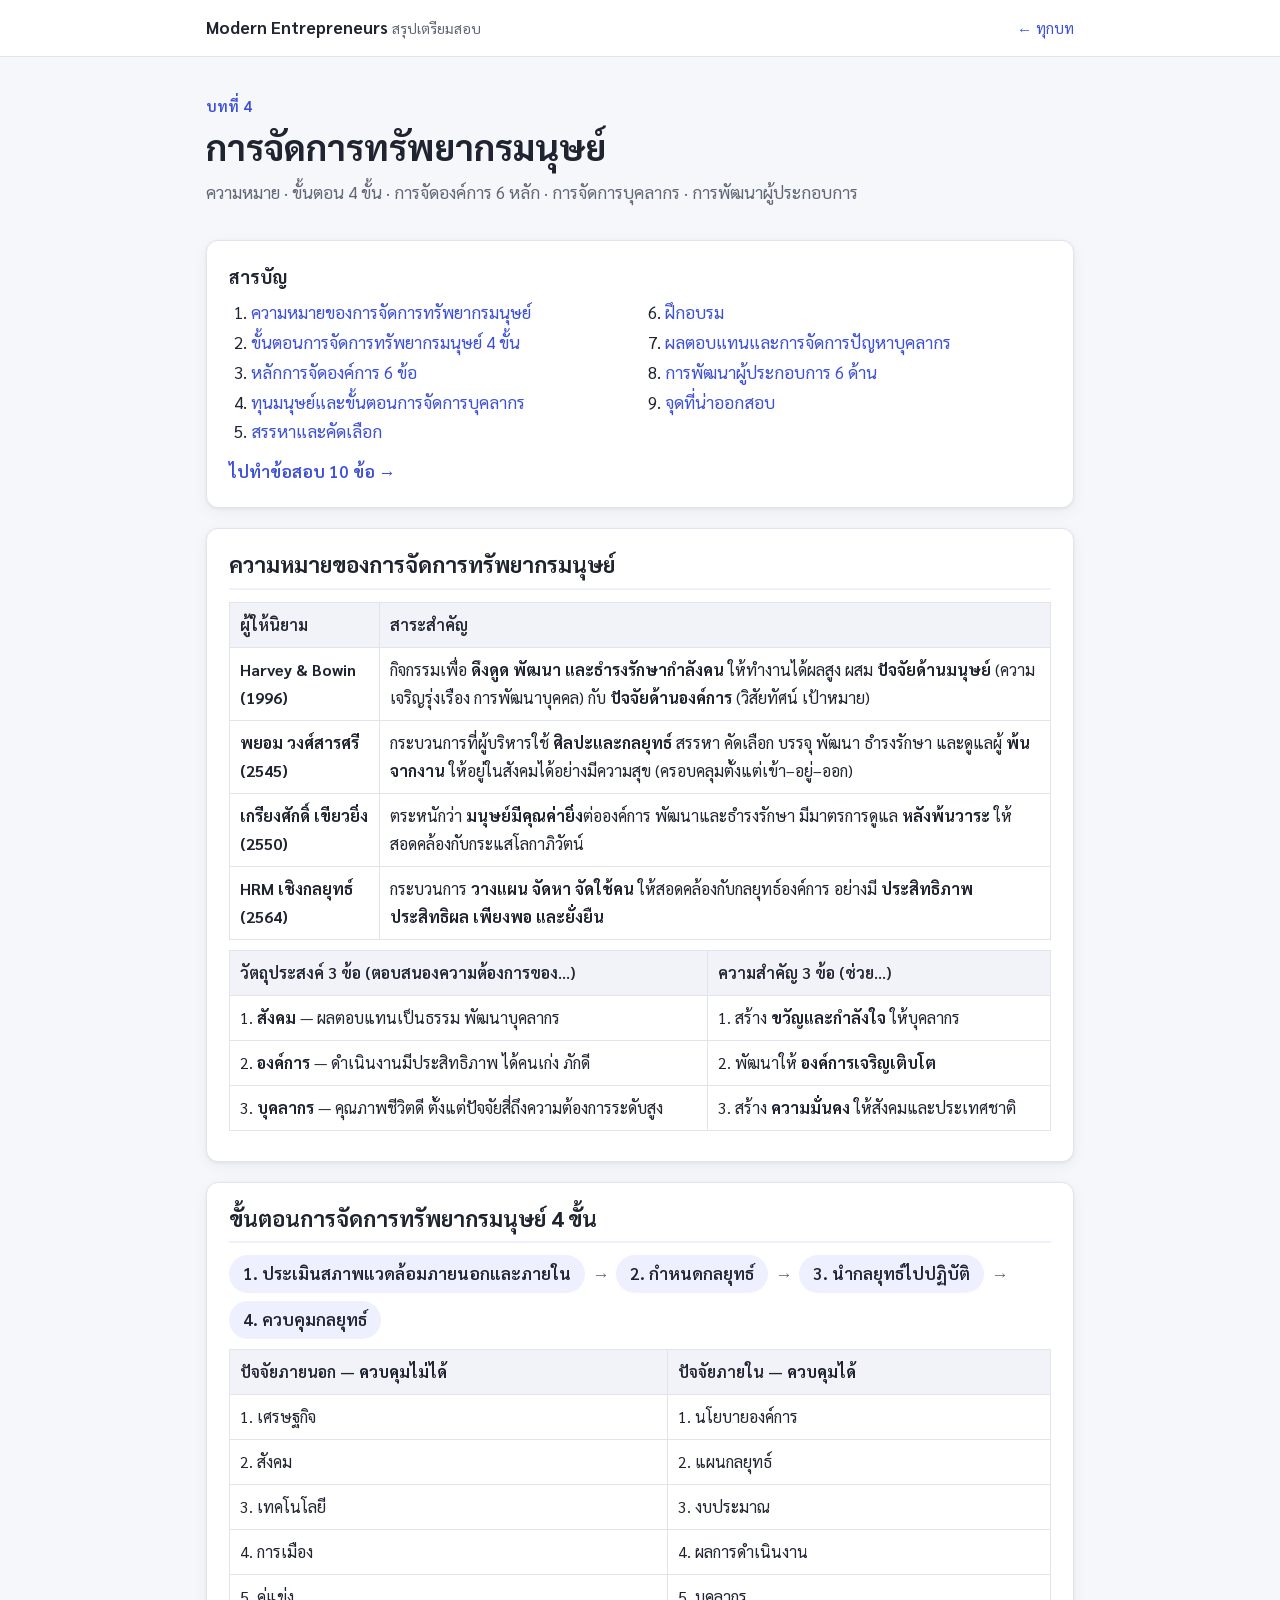
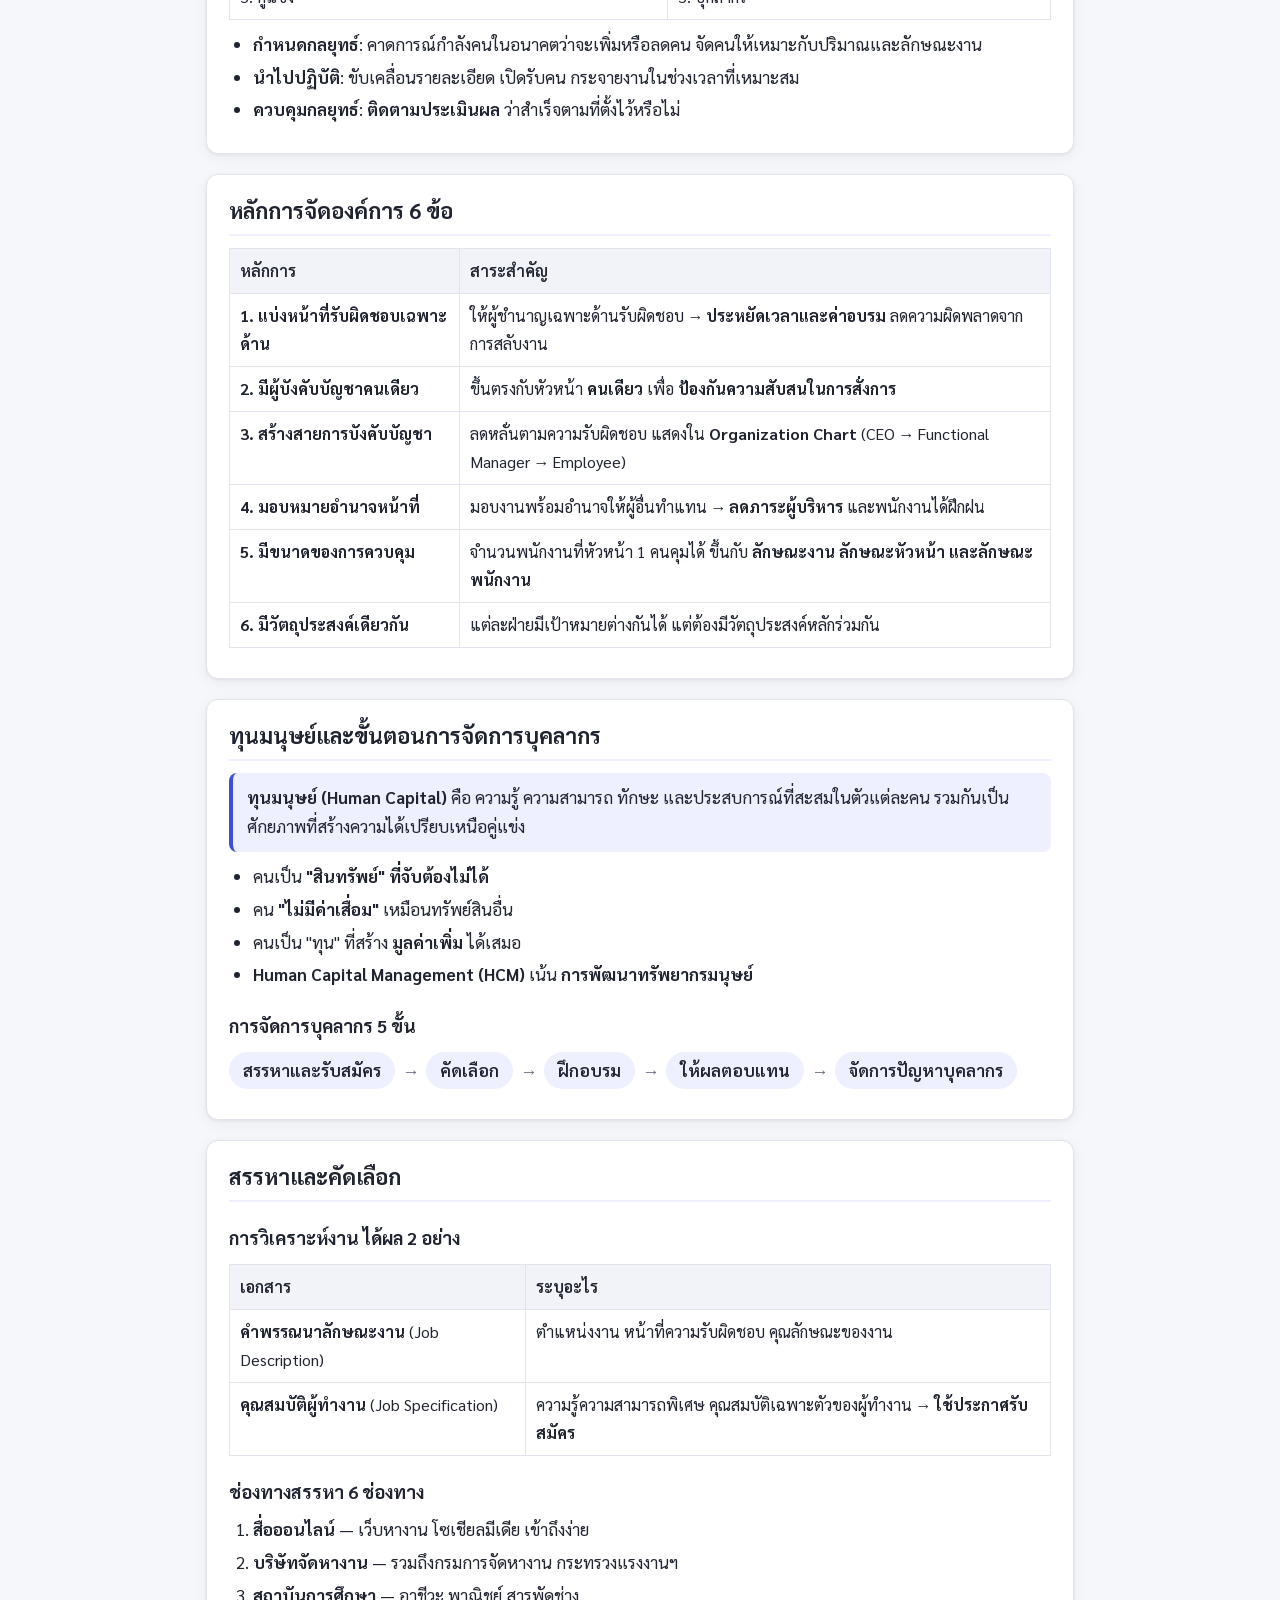
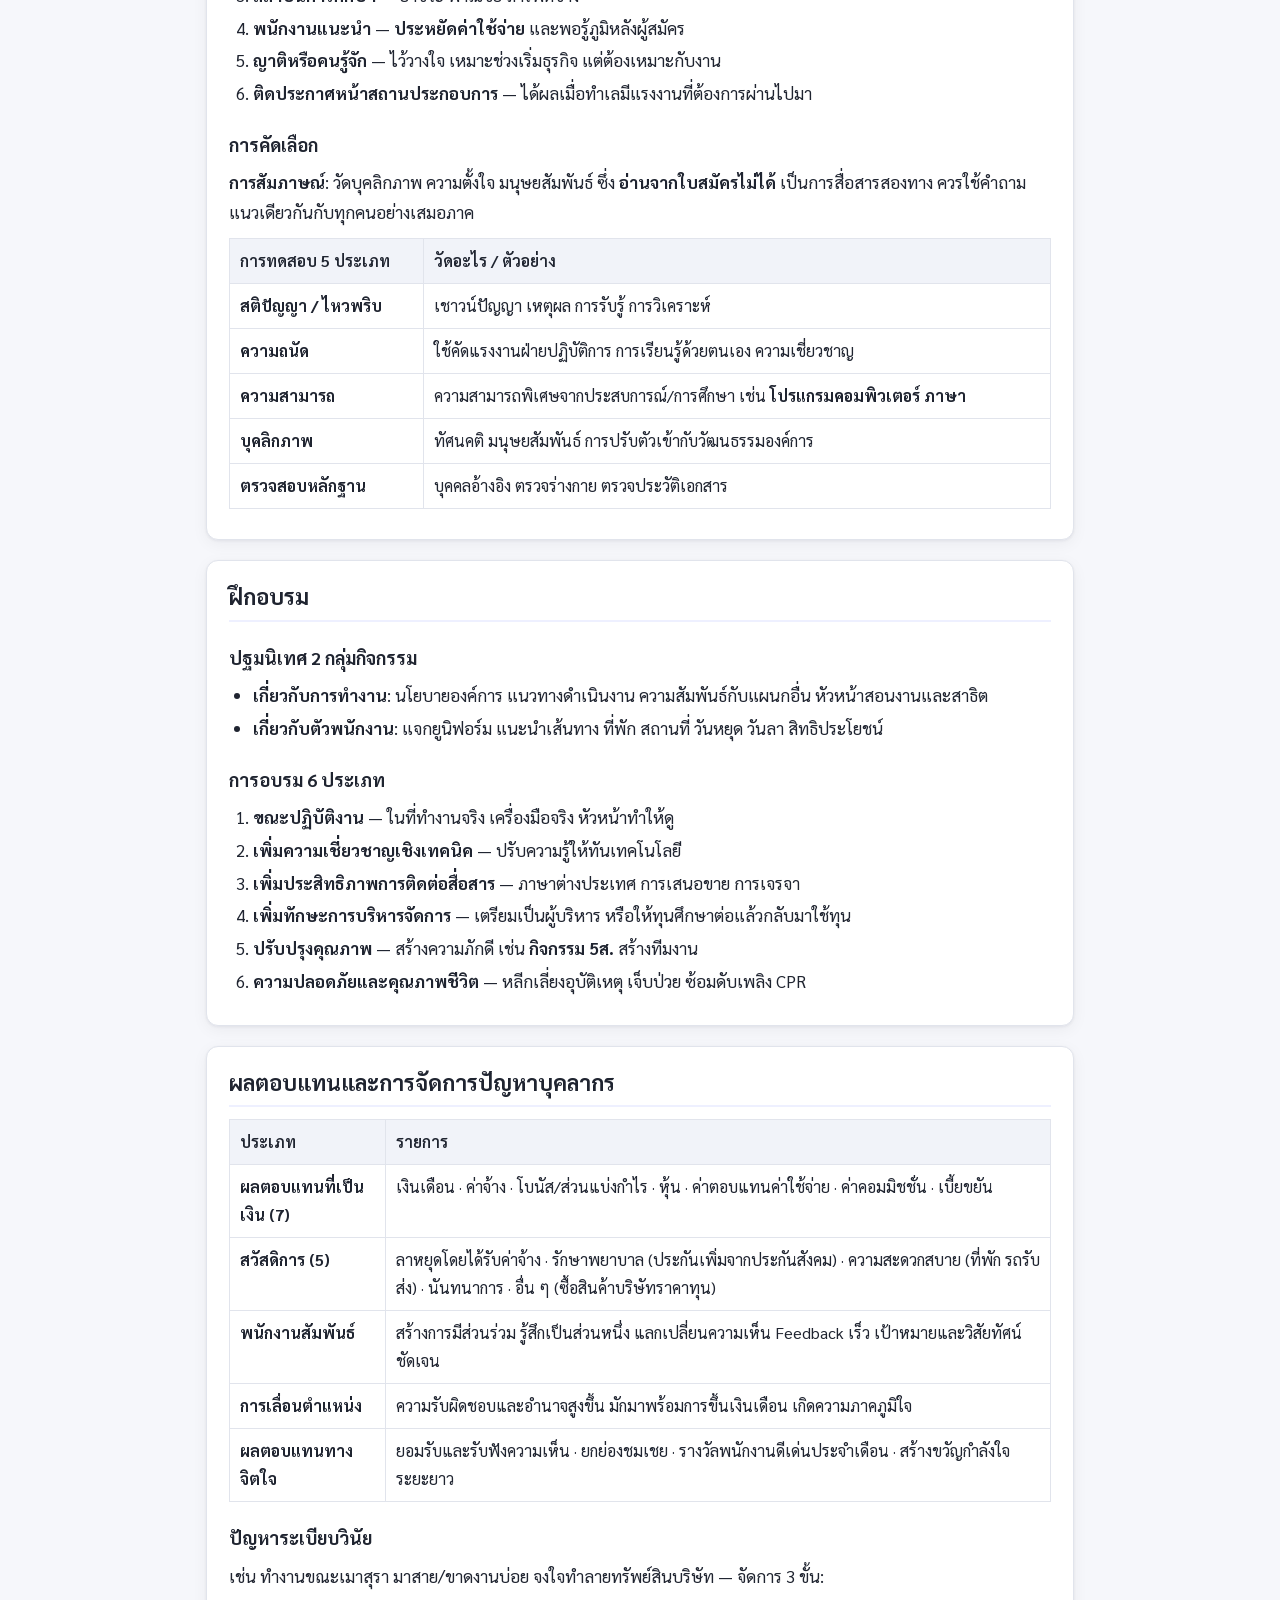
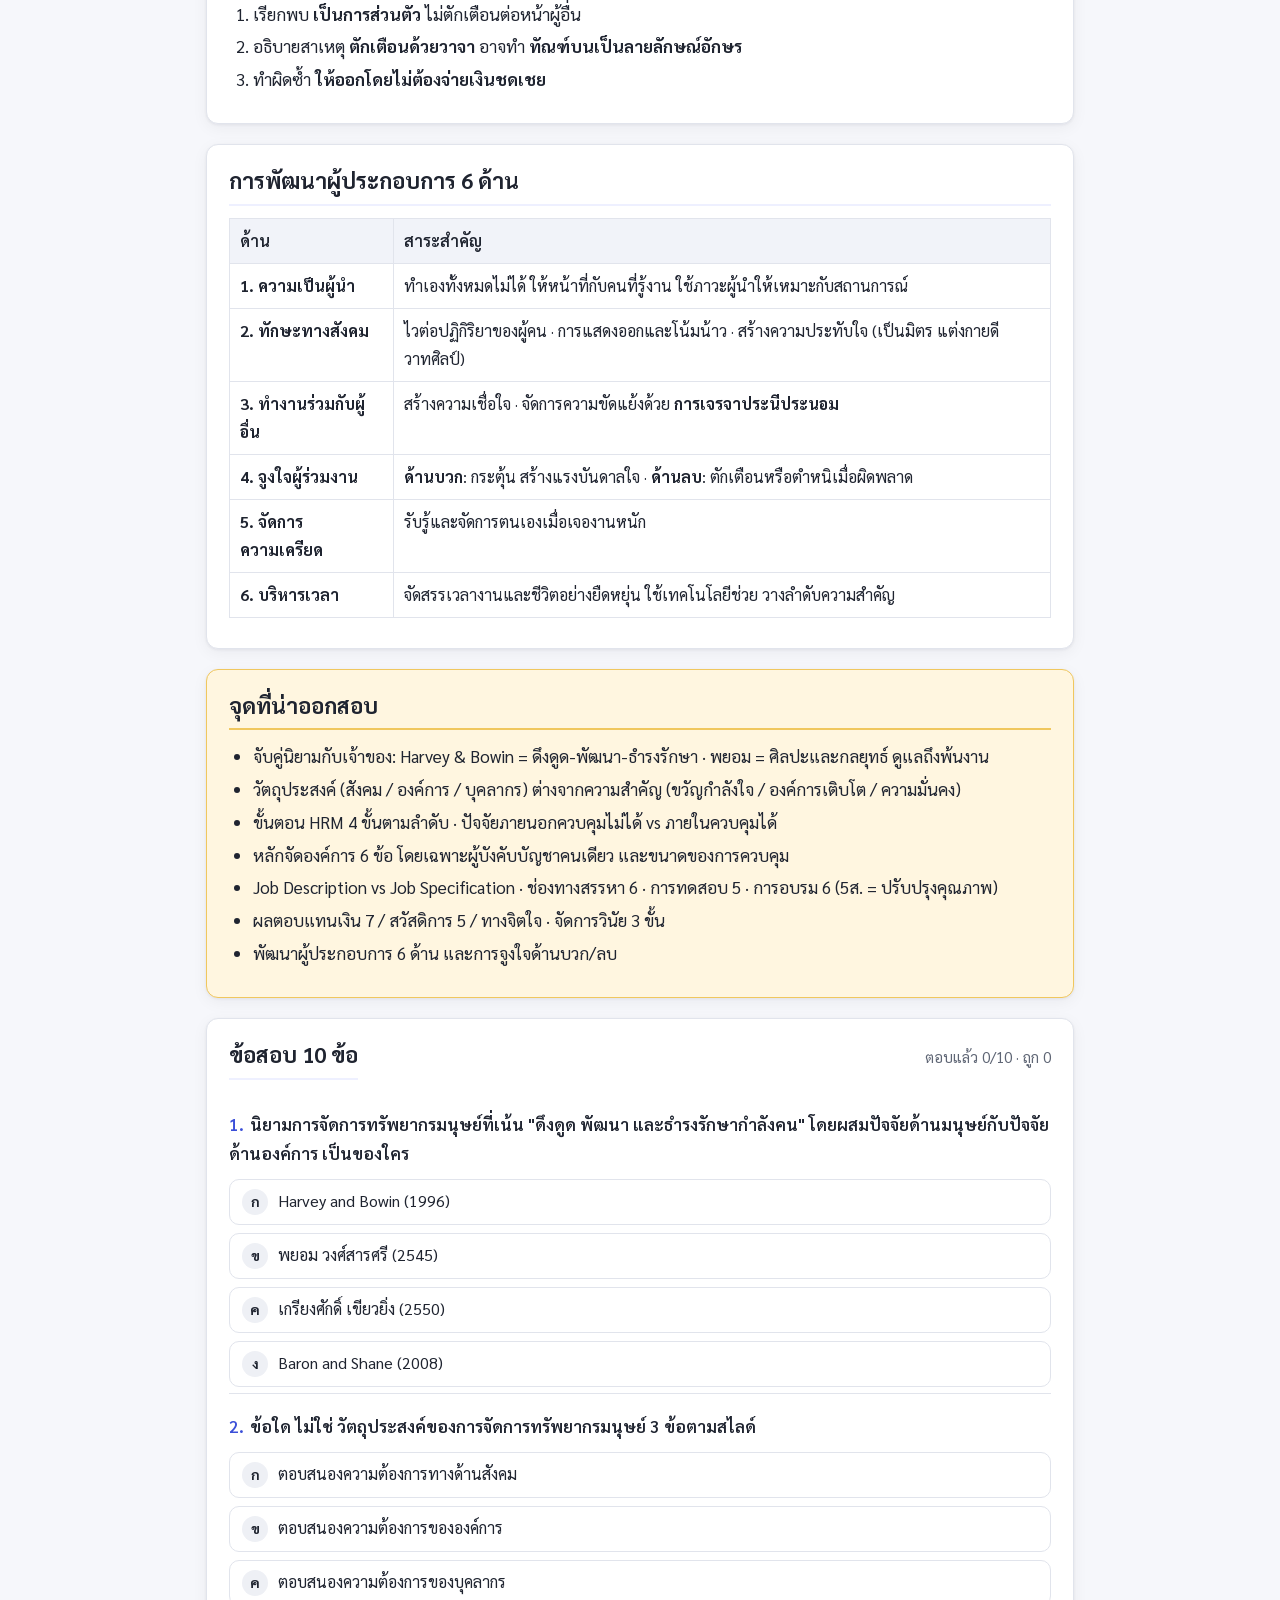
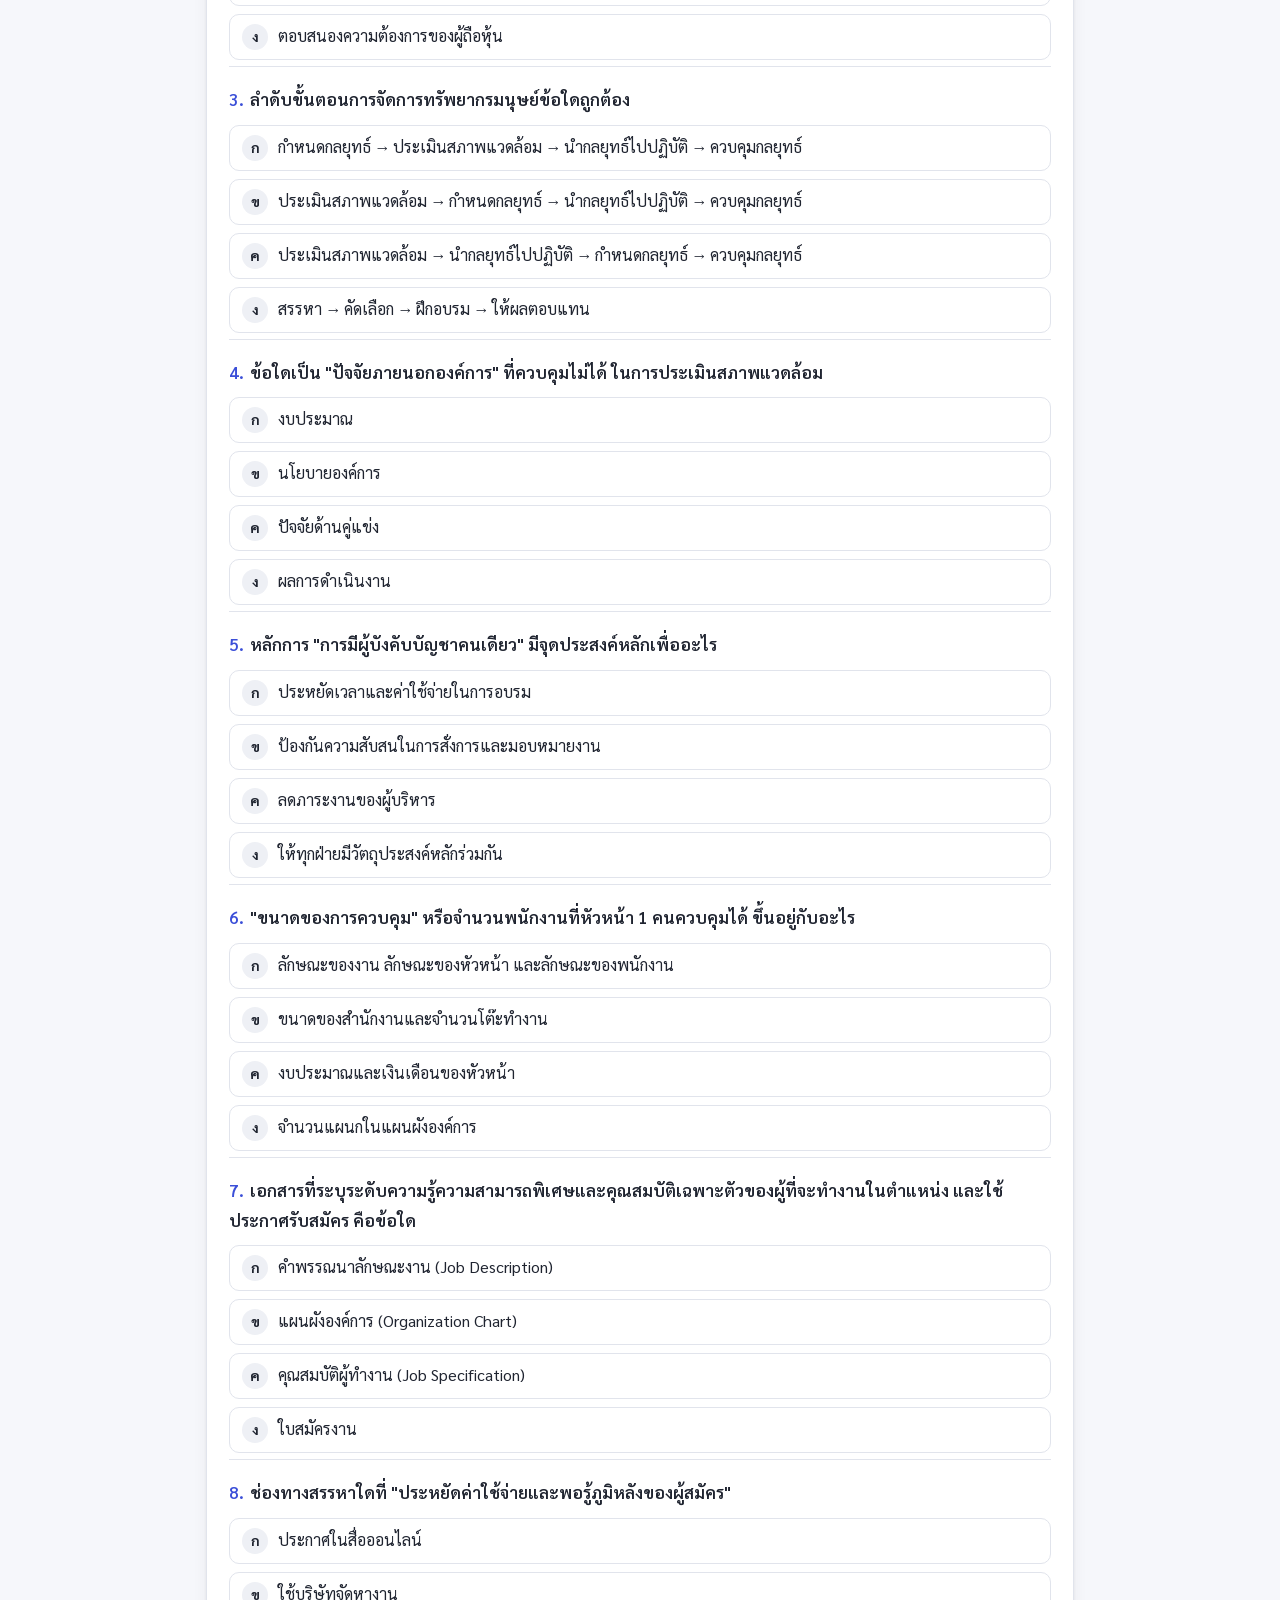
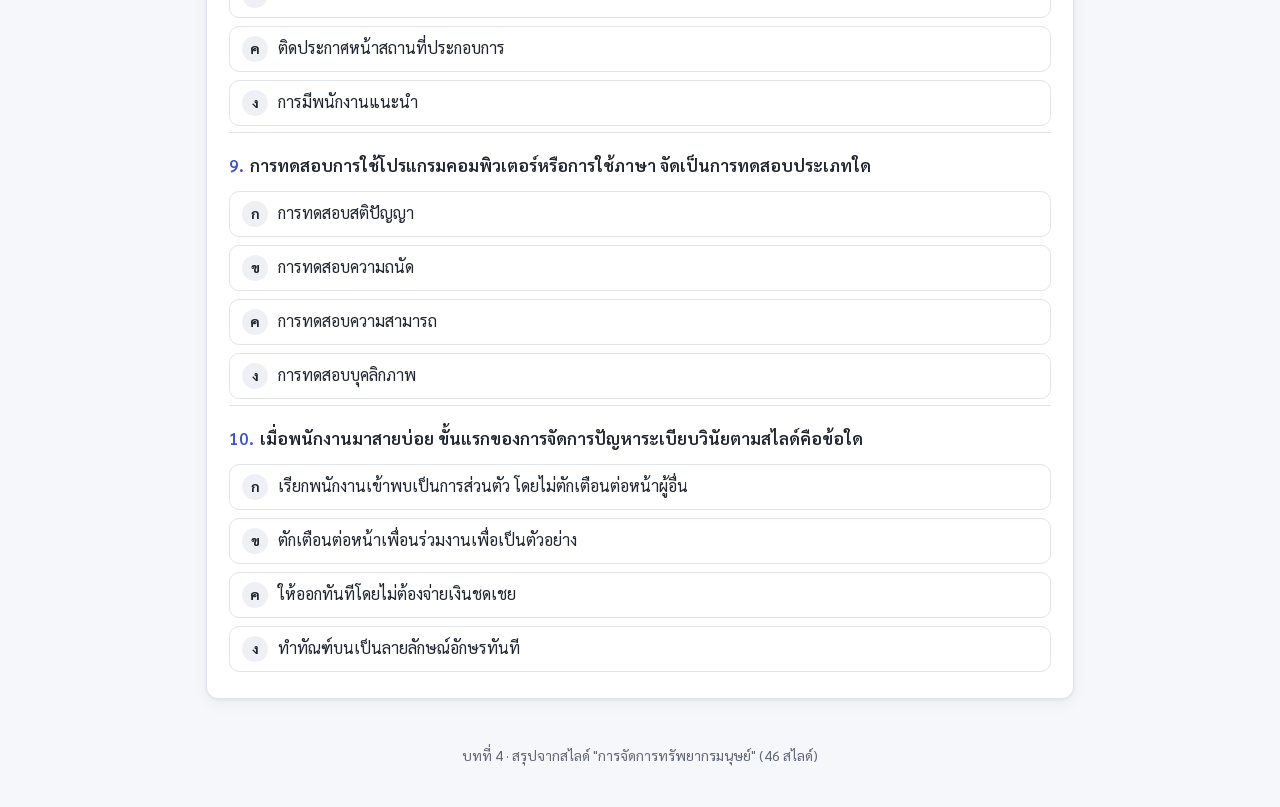
<file: chapters/04-hrm.html>
<!doctype html>
<html lang="th">
<head>
  <meta charset="utf-8">
  <meta name="viewport" content="width=device-width, initial-scale=1">
  <title>บทที่ 4 การจัดการทรัพยากรมนุษย์</title>
  <link rel="preconnect" href="https://fonts.googleapis.com">
  <link rel="preconnect" href="https://fonts.gstatic.com" crossorigin>
  <link href="https://fonts.googleapis.com/css2?family=Sarabun:wght@400;600;700&display=swap" rel="stylesheet">
  <link rel="stylesheet" href="../css/style.css">
</head>
<body>
  <header class="site-header">
    <div class="wrap">
      <a class="brand" href="../index.html">Modern Entrepreneurs <small>สรุปเตรียมสอบ</small></a>
      <a class="header-link" href="../index.html">← ทุกบท</a>
    </div>
  </header>

  <main class="wrap">
    <div class="hero">
      <p class="eyebrow">บทที่ 4</p>
      <h1>การจัดการทรัพยากรมนุษย์</h1>
      <p>ความหมาย · ขั้นตอน 4 ขั้น · การจัดองค์การ 6 หลัก · การจัดการบุคลากร · การพัฒนาผู้ประกอบการ</p>
    </div>

    <nav class="card toc" id="toc">
      <h2>สารบัญ</h2>
      <ol></ol>
      <a class="to-quiz" href="#quiz">ไปทำข้อสอบ 10 ข้อ →</a>
    </nav>

    <!-- ===== 1 ===== -->
    <section class="card topic" id="meaning">
      <h2>ความหมายของการจัดการทรัพยากรมนุษย์</h2>
      <div class="table-wrap">
        <table>
          <thead><tr><th>ผู้ให้นิยาม</th><th>สาระสำคัญ</th></tr></thead>
          <tbody>
            <tr><td><b>Harvey &amp; Bowin (1996)</b></td><td>กิจกรรมเพื่อ <b>ดึงดูด พัฒนา และธำรงรักษากำลังคน</b> ให้ทำงานได้ผลสูง ผสม <b>ปัจจัยด้านมนุษย์</b> (ความเจริญรุ่งเรือง การพัฒนาบุคคล) กับ <b>ปัจจัยด้านองค์การ</b> (วิสัยทัศน์ เป้าหมาย)</td></tr>
            <tr><td><b>พยอม วงศ์สารศรี (2545)</b></td><td>กระบวนการที่ผู้บริหารใช้ <b>ศิลปะและกลยุทธ์</b> สรรหา คัดเลือก บรรจุ พัฒนา ธำรงรักษา และดูแลผู้ <b>พ้นจากงาน</b> ให้อยู่ในสังคมได้อย่างมีความสุข (ครอบคลุมตั้งแต่เข้า–อยู่–ออก)</td></tr>
            <tr><td><b>เกรียงศักดิ์ เขียวยิ่ง (2550)</b></td><td>ตระหนักว่า <b>มนุษย์มีคุณค่ายิ่ง</b>ต่อองค์การ พัฒนาและธำรงรักษา มีมาตรการดูแล <b>หลังพ้นวาระ</b> ให้สอดคล้องกับกระแสโลกาภิวัตน์</td></tr>
            <tr><td><b>HRM เชิงกลยุทธ์ (2564)</b></td><td>กระบวนการ <b>วางแผน จัดหา จัดใช้คน</b> ให้สอดคล้องกับกลยุทธ์องค์การ อย่างมี <b>ประสิทธิภาพ ประสิทธิผล เพียงพอ และยั่งยืน</b></td></tr>
          </tbody>
        </table>
      </div>

      <div class="table-wrap">
        <table>
          <thead><tr><th>วัตถุประสงค์ 3 ข้อ (ตอบสนองความต้องการของ…)</th><th>ความสำคัญ 3 ข้อ (ช่วย…)</th></tr></thead>
          <tbody>
            <tr><td>1. <b>สังคม</b> — ผลตอบแทนเป็นธรรม พัฒนาบุคลากร</td><td>1. สร้าง <b>ขวัญและกำลังใจ</b> ให้บุคลากร</td></tr>
            <tr><td>2. <b>องค์การ</b> — ดำเนินงานมีประสิทธิภาพ ได้คนเก่ง ภักดี</td><td>2. พัฒนาให้ <b>องค์การเจริญเติบโต</b></td></tr>
            <tr><td>3. <b>บุคลากร</b> — คุณภาพชีวิตดี ตั้งแต่ปัจจัยสี่ถึงความต้องการระดับสูง</td><td>3. สร้าง <b>ความมั่นคง</b> ให้สังคมและประเทศชาติ</td></tr>
          </tbody>
        </table>
      </div>
    </section>

    <!-- ===== 2 ===== -->
    <section class="card topic" id="process">
      <h2>ขั้นตอนการจัดการทรัพยากรมนุษย์ 4 ขั้น</h2>
      <div class="flow">
        <span>1. ประเมินสภาพแวดล้อมภายนอกและภายใน</span><i>→</i>
        <span>2. กำหนดกลยุทธ์</span><i>→</i>
        <span>3. นำกลยุทธ์ไปปฏิบัติ</span><i>→</i>
        <span>4. ควบคุมกลยุทธ์</span>
      </div>
      <div class="table-wrap">
        <table>
          <thead><tr><th>ปัจจัยภายนอก — <b>ควบคุมไม่ได้</b></th><th>ปัจจัยภายใน — <b>ควบคุมได้</b></th></tr></thead>
          <tbody>
            <tr><td>1. เศรษฐกิจ</td><td>1. นโยบายองค์การ</td></tr>
            <tr><td>2. สังคม</td><td>2. แผนกลยุทธ์</td></tr>
            <tr><td>3. เทคโนโลยี</td><td>3. งบประมาณ</td></tr>
            <tr><td>4. การเมือง</td><td>4. ผลการดำเนินงาน</td></tr>
            <tr><td>5. คู่แข่ง</td><td>5. บุคลากร</td></tr>
          </tbody>
        </table>
      </div>
      <ul>
        <li><b>กำหนดกลยุทธ์</b>: คาดการณ์กำลังคนในอนาคตว่าจะเพิ่มหรือลดคน จัดคนให้เหมาะกับปริมาณและลักษณะงาน</li>
        <li><b>นำไปปฏิบัติ</b>: ขับเคลื่อนรายละเอียด เปิดรับคน กระจายงานในช่วงเวลาที่เหมาะสม</li>
        <li><b>ควบคุมกลยุทธ์</b>: <b>ติดตามประเมินผล</b> ว่าสำเร็จตามที่ตั้งไว้หรือไม่</li>
      </ul>
    </section>

    <!-- ===== 3 ===== -->
    <section class="card topic" id="organizing">
      <h2>หลักการจัดองค์การ 6 ข้อ</h2>
      <div class="table-wrap">
        <table>
          <thead><tr><th>หลักการ</th><th>สาระสำคัญ</th></tr></thead>
          <tbody>
            <tr><td><b>1. แบ่งหน้าที่รับผิดชอบเฉพาะด้าน</b></td><td>ให้ผู้ชำนาญเฉพาะด้านรับผิดชอบ → <b>ประหยัดเวลาและค่าอบรม</b> ลดความผิดพลาดจากการสลับงาน</td></tr>
            <tr><td><b>2. มีผู้บังคับบัญชาคนเดียว</b></td><td>ขึ้นตรงกับหัวหน้า <b>คนเดียว</b> เพื่อ <b>ป้องกันความสับสนในการสั่งการ</b></td></tr>
            <tr><td><b>3. สร้างสายการบังคับบัญชา</b></td><td>ลดหลั่นตามความรับผิดชอบ แสดงใน <b>Organization Chart</b> (CEO → Functional Manager → Employee)</td></tr>
            <tr><td><b>4. มอบหมายอำนาจหน้าที่</b></td><td>มอบงานพร้อมอำนาจให้ผู้อื่นทำแทน → <b>ลดภาระผู้บริหาร</b> และพนักงานได้ฝึกฝน</td></tr>
            <tr><td><b>5. มีขนาดของการควบคุม</b></td><td>จำนวนพนักงานที่หัวหน้า 1 คนคุมได้ ขึ้นกับ <b>ลักษณะงาน ลักษณะหัวหน้า และลักษณะพนักงาน</b></td></tr>
            <tr><td><b>6. มีวัตถุประสงค์เดียวกัน</b></td><td>แต่ละฝ่ายมีเป้าหมายต่างกันได้ แต่ต้องมีวัตถุประสงค์หลักร่วมกัน</td></tr>
          </tbody>
        </table>
      </div>
    </section>

    <!-- ===== 4 ===== -->
    <section class="card topic" id="human-capital">
      <h2>ทุนมนุษย์และขั้นตอนการจัดการบุคลากร</h2>
      <div class="def"><b>ทุนมนุษย์ (Human Capital)</b> คือ ความรู้ ความสามารถ ทักษะ และประสบการณ์ที่สะสมในตัวแต่ละคน รวมกันเป็นศักยภาพที่สร้างความได้เปรียบเหนือคู่แข่ง</div>
      <ul>
        <li>คนเป็น <b>"สินทรัพย์" ที่จับต้องไม่ได้</b></li>
        <li>คน <b>"ไม่มีค่าเสื่อม"</b> เหมือนทรัพย์สินอื่น</li>
        <li>คนเป็น "ทุน" ที่สร้าง <b>มูลค่าเพิ่ม</b> ได้เสมอ</li>
        <li><b>Human Capital Management (HCM)</b> เน้น <b>การพัฒนาทรัพยากรมนุษย์</b></li>
      </ul>
      <h3>การจัดการบุคลากร 5 ขั้น</h3>
      <div class="flow">
        <span>สรรหาและรับสมัคร</span><i>→</i>
        <span>คัดเลือก</span><i>→</i>
        <span>ฝึกอบรม</span><i>→</i>
        <span>ให้ผลตอบแทน</span><i>→</i>
        <span>จัดการปัญหาบุคลากร</span>
      </div>
    </section>

    <!-- ===== 5 ===== -->
    <section class="card topic" id="recruit">
      <h2>สรรหาและคัดเลือก</h2>
      <h3>การวิเคราะห์งาน ได้ผล 2 อย่าง</h3>
      <div class="table-wrap">
        <table>
          <thead><tr><th>เอกสาร</th><th>ระบุอะไร</th></tr></thead>
          <tbody>
            <tr><td><b>คำพรรณนาลักษณะงาน</b> (Job Description)</td><td>ตำแหน่งงาน หน้าที่ความรับผิดชอบ คุณลักษณะของงาน</td></tr>
            <tr><td><b>คุณสมบัติผู้ทำงาน</b> (Job Specification)</td><td>ความรู้ความสามารถพิเศษ คุณสมบัติเฉพาะตัวของผู้ทำงาน → <b>ใช้ประกาศรับสมัคร</b></td></tr>
          </tbody>
        </table>
      </div>

      <h3>ช่องทางสรรหา 6 ช่องทาง</h3>
      <ol>
        <li><b>สื่อออนไลน์</b> — เว็บหางาน โซเชียลมีเดีย เข้าถึงง่าย</li>
        <li><b>บริษัทจัดหางาน</b> — รวมถึงกรมการจัดหางาน กระทรวงแรงงานฯ</li>
        <li><b>สถาบันการศึกษา</b> — อาชีวะ พาณิชย์ สารพัดช่าง</li>
        <li><b>พนักงานแนะนำ</b> — <b>ประหยัดค่าใช้จ่าย</b> และพอรู้ภูมิหลังผู้สมัคร</li>
        <li><b>ญาติหรือคนรู้จัก</b> — ไว้วางใจ เหมาะช่วงเริ่มธุรกิจ แต่ต้องเหมาะกับงาน</li>
        <li><b>ติดประกาศหน้าสถานประกอบการ</b> — ได้ผลเมื่อทำเลมีแรงงานที่ต้องการผ่านไปมา</li>
      </ol>

      <h3>การคัดเลือก</h3>
      <p><b>การสัมภาษณ์</b>: วัดบุคลิกภาพ ความตั้งใจ มนุษยสัมพันธ์ ซึ่ง <b>อ่านจากใบสมัครไม่ได้</b> เป็นการสื่อสารสองทาง ควรใช้คำถามแนวเดียวกันกับทุกคนอย่างเสมอภาค</p>
      <div class="table-wrap">
        <table>
          <thead><tr><th>การทดสอบ 5 ประเภท</th><th>วัดอะไร / ตัวอย่าง</th></tr></thead>
          <tbody>
            <tr><td><b>สติปัญญา / ไหวพริบ</b></td><td>เชาวน์ปัญญา เหตุผล การรับรู้ การวิเคราะห์</td></tr>
            <tr><td><b>ความถนัด</b></td><td>ใช้คัดแรงงานฝ่ายปฏิบัติการ การเรียนรู้ด้วยตนเอง ความเชี่ยวชาญ</td></tr>
            <tr><td><b>ความสามารถ</b></td><td>ความสามารถพิเศษจากประสบการณ์/การศึกษา เช่น <b>โปรแกรมคอมพิวเตอร์ ภาษา</b></td></tr>
            <tr><td><b>บุคลิกภาพ</b></td><td>ทัศนคติ มนุษยสัมพันธ์ การปรับตัวเข้ากับวัฒนธรรมองค์การ</td></tr>
            <tr><td><b>ตรวจสอบหลักฐาน</b></td><td>บุคคลอ้างอิง ตรวจร่างกาย ตรวจประวัติเอกสาร</td></tr>
          </tbody>
        </table>
      </div>
    </section>

    <!-- ===== 6 ===== -->
    <section class="card topic" id="training">
      <h2>ฝึกอบรม</h2>
      <h3>ปฐมนิเทศ 2 กลุ่มกิจกรรม</h3>
      <ul>
        <li><b>เกี่ยวกับการทำงาน</b>: นโยบายองค์การ แนวทางดำเนินงาน ความสัมพันธ์กับแผนกอื่น หัวหน้าสอนงานและสาธิต</li>
        <li><b>เกี่ยวกับตัวพนักงาน</b>: แจกยูนิฟอร์ม แนะนำเส้นทาง ที่พัก สถานที่ วันหยุด วันลา สิทธิประโยชน์</li>
      </ul>
      <h3>การอบรม 6 ประเภท</h3>
      <ol>
        <li><b>ขณะปฏิบัติงาน</b> — ในที่ทำงานจริง เครื่องมือจริง หัวหน้าทำให้ดู</li>
        <li><b>เพิ่มความเชี่ยวชาญเชิงเทคนิค</b> — ปรับความรู้ให้ทันเทคโนโลยี</li>
        <li><b>เพิ่มประสิทธิภาพการติดต่อสื่อสาร</b> — ภาษาต่างประเทศ การเสนอขาย การเจรจา</li>
        <li><b>เพิ่มทักษะการบริหารจัดการ</b> — เตรียมเป็นผู้บริหาร หรือให้ทุนศึกษาต่อแล้วกลับมาใช้ทุน</li>
        <li><b>ปรับปรุงคุณภาพ</b> — สร้างความภักดี เช่น <b>กิจกรรม 5ส.</b> สร้างทีมงาน</li>
        <li><b>ความปลอดภัยและคุณภาพชีวิต</b> — หลีกเลี่ยงอุบัติเหตุ เจ็บป่วย ซ้อมดับเพลิง CPR</li>
      </ol>
    </section>

    <!-- ===== 7 ===== -->
    <section class="card topic" id="compensation">
      <h2>ผลตอบแทนและการจัดการปัญหาบุคลากร</h2>
      <div class="table-wrap">
        <table>
          <thead><tr><th>ประเภท</th><th>รายการ</th></tr></thead>
          <tbody>
            <tr><td><b>ผลตอบแทนที่เป็นเงิน (7)</b></td><td>เงินเดือน · ค่าจ้าง · โบนัส/ส่วนแบ่งกำไร · หุ้น · ค่าตอบแทนค่าใช้จ่าย · ค่าคอมมิชชั่น · เบี้ยขยัน</td></tr>
            <tr><td><b>สวัสดิการ (5)</b></td><td>ลาหยุดโดยได้รับค่าจ้าง · รักษาพยาบาล (ประกันเพิ่มจากประกันสังคม) · ความสะดวกสบาย (ที่พัก รถรับส่ง) · นันทนาการ · อื่น ๆ (ซื้อสินค้าบริษัทราคาทุน)</td></tr>
            <tr><td><b>พนักงานสัมพันธ์</b></td><td>สร้างการมีส่วนร่วม รู้สึกเป็นส่วนหนึ่ง แลกเปลี่ยนความเห็น Feedback เร็ว เป้าหมายและวิสัยทัศน์ชัดเจน</td></tr>
            <tr><td><b>การเลื่อนตำแหน่ง</b></td><td>ความรับผิดชอบและอำนาจสูงขึ้น มักมาพร้อมการขึ้นเงินเดือน เกิดความภาคภูมิใจ</td></tr>
            <tr><td><b>ผลตอบแทนทางจิตใจ</b></td><td>ยอมรับและรับฟังความเห็น · ยกย่องชมเชย · รางวัลพนักงานดีเด่นประจำเดือน · สร้างขวัญกำลังใจระยะยาว</td></tr>
          </tbody>
        </table>
      </div>

      <h3>ปัญหาระเบียบวินัย</h3>
      <p>เช่น ทำงานขณะเมาสุรา มาสาย/ขาดงานบ่อย จงใจทำลายทรัพย์สินบริษัท — จัดการ 3 ขั้น:</p>
      <ol>
        <li>เรียกพบ <b>เป็นการส่วนตัว</b> ไม่ตักเตือนต่อหน้าผู้อื่น</li>
        <li>อธิบายสาเหตุ <b>ตักเตือนด้วยวาจา</b> อาจทำ <b>ทัณฑ์บนเป็นลายลักษณ์อักษร</b></li>
        <li>ทำผิดซ้ำ <b>ให้ออกโดยไม่ต้องจ่ายเงินชดเชย</b></li>
      </ol>
    </section>

    <!-- ===== 8 ===== -->
    <section class="card topic" id="develop">
      <h2>การพัฒนาผู้ประกอบการ 6 ด้าน</h2>
      <div class="table-wrap">
        <table>
          <thead><tr><th>ด้าน</th><th>สาระสำคัญ</th></tr></thead>
          <tbody>
            <tr><td><b>1. ความเป็นผู้นำ</b></td><td>ทำเองทั้งหมดไม่ได้ ให้หน้าที่กับคนที่รู้งาน ใช้ภาวะผู้นำให้เหมาะกับสถานการณ์</td></tr>
            <tr><td><b>2. ทักษะทางสังคม</b></td><td>ไวต่อปฏิกิริยาของผู้คน · การแสดงออกและโน้มน้าว · สร้างความประทับใจ (เป็นมิตร แต่งกายดี วาทศิลป์)</td></tr>
            <tr><td><b>3. ทำงานร่วมกับผู้อื่น</b></td><td>สร้างความเชื่อใจ · จัดการความขัดแย้งด้วย <b>การเจรจาประนีประนอม</b></td></tr>
            <tr><td><b>4. จูงใจผู้ร่วมงาน</b></td><td><b>ด้านบวก</b>: กระตุ้น สร้างแรงบันดาลใจ · <b>ด้านลบ</b>: ตักเตือนหรือตำหนิเมื่อผิดพลาด</td></tr>
            <tr><td><b>5. จัดการความเครียด</b></td><td>รับรู้และจัดการตนเองเมื่อเจองานหนัก</td></tr>
            <tr><td><b>6. บริหารเวลา</b></td><td>จัดสรรเวลางานและชีวิตอย่างยืดหยุ่น ใช้เทคโนโลยีช่วย วางลำดับความสำคัญ</td></tr>
          </tbody>
        </table>
      </div>
    </section>

    <!-- ===== exam points ===== -->
    <section class="card exam-points topic" id="exam-points">
      <h2>จุดที่น่าออกสอบ</h2>
      <ul>
        <li>จับคู่นิยามกับเจ้าของ: Harvey &amp; Bowin = ดึงดูด-พัฒนา-ธำรงรักษา · พยอม = ศิลปะและกลยุทธ์ ดูแลถึงพ้นงาน</li>
        <li>วัตถุประสงค์ (สังคม / องค์การ / บุคลากร) ต่างจากความสำคัญ (ขวัญกำลังใจ / องค์การเติบโต / ความมั่นคง)</li>
        <li>ขั้นตอน HRM 4 ขั้นตามลำดับ · ปัจจัยภายนอกควบคุมไม่ได้ vs ภายในควบคุมได้</li>
        <li>หลักจัดองค์การ 6 ข้อ โดยเฉพาะผู้บังคับบัญชาคนเดียว และขนาดของการควบคุม</li>
        <li>Job Description vs Job Specification · ช่องทางสรรหา 6 · การทดสอบ 5 · การอบรม 6 (5ส. = ปรับปรุงคุณภาพ)</li>
        <li>ผลตอบแทนเงิน 7 / สวัสดิการ 5 / ทางจิตใจ · จัดการวินัย 3 ขั้น</li>
        <li>พัฒนาผู้ประกอบการ 6 ด้าน และการจูงใจด้านบวก/ลบ</li>
      </ul>
    </section>

    <!-- ===== quiz ===== -->
    <section class="card" id="quiz">
      <div class="quiz-head">
        <h2>ข้อสอบ 10 ข้อ</h2>
        <span class="quiz-progress"><span id="quiz-progress"></span> <span id="quiz-best"></span></span>
      </div>
      <div id="quiz-body"></div>
    </section>
  </main>

  <footer>บทที่ 4 · สรุปจากสไลด์ "การจัดการทรัพยากรมนุษย์" (46 สไลด์)</footer>

  <script>
    window.QUIZ = {
      id: "04-hrm",
      questions: [
        {
          q: "นิยามการจัดการทรัพยากรมนุษย์ที่เน้น \"ดึงดูด พัฒนา และธำรงรักษากำลังคน\" โดยผสมปัจจัยด้านมนุษย์กับปัจจัยด้านองค์การ เป็นของใคร",
          choices: ["Harvey and Bowin (1996)", "พยอม วงศ์สารศรี (2545)", "เกรียงศักดิ์ เขียวยิ่ง (2550)", "Baron and Shane (2008)"],
          answer: 0,
          explain: "Harvey and Bowin (1996) นิยามว่าเป็นกิจกรรมดึงดูด พัฒนา และธำรงรักษากำลังคน ผสมปัจจัยมนุษย์ (ความเจริญรุ่งเรือง) กับปัจจัยองค์การ (วิสัยทัศน์ เป้าหมาย)",
          ref: "สไลด์ 4"
        },
        {
          q: "ข้อใด ไม่ใช่ วัตถุประสงค์ของการจัดการทรัพยากรมนุษย์ 3 ข้อตามสไลด์",
          choices: ["ตอบสนองความต้องการทางด้านสังคม", "ตอบสนองความต้องการขององค์การ", "ตอบสนองความต้องการของบุคลากร", "ตอบสนองความต้องการของผู้ถือหุ้น"],
          answer: 3,
          explain: "วัตถุประสงค์ 3 ข้อคือ ตอบสนองความต้องการของสังคม องค์การ และบุคลากร ไม่มีผู้ถือหุ้น",
          ref: "สไลด์ 9"
        },
        {
          q: "ลำดับขั้นตอนการจัดการทรัพยากรมนุษย์ข้อใดถูกต้อง",
          choices: ["กำหนดกลยุทธ์ → ประเมินสภาพแวดล้อม → นำกลยุทธ์ไปปฏิบัติ → ควบคุมกลยุทธ์", "ประเมินสภาพแวดล้อม → กำหนดกลยุทธ์ → นำกลยุทธ์ไปปฏิบัติ → ควบคุมกลยุทธ์", "ประเมินสภาพแวดล้อม → นำกลยุทธ์ไปปฏิบัติ → กำหนดกลยุทธ์ → ควบคุมกลยุทธ์", "สรรหา → คัดเลือก → ฝึกอบรม → ให้ผลตอบแทน"],
          answer: 1,
          explain: "เริ่มจากประเมินสภาพแวดล้อมภายนอกและภายใน แล้วกำหนดกลยุทธ์ นำไปปฏิบัติ และควบคุมกลยุทธ์ (ข้อ ง เป็นขั้นการจัดการบุคลากร ไม่ใช่ขั้นตอน HRM)",
          ref: "สไลด์ 12–13"
        },
        {
          q: "ข้อใดเป็น \"ปัจจัยภายนอกองค์การ\" ที่ควบคุมไม่ได้ ในการประเมินสภาพแวดล้อม",
          choices: ["งบประมาณ", "นโยบายองค์การ", "ปัจจัยด้านคู่แข่ง", "ผลการดำเนินงาน"],
          answer: 2,
          explain: "ปัจจัยภายนอก 5 ด้าน: เศรษฐกิจ สังคม เทคโนโลยี การเมือง คู่แข่ง ส่วนงบประมาณ นโยบาย และผลการดำเนินงานเป็นปัจจัยภายในที่ควบคุมได้",
          ref: "สไลด์ 14"
        },
        {
          q: "หลักการ \"การมีผู้บังคับบัญชาคนเดียว\" มีจุดประสงค์หลักเพื่ออะไร",
          choices: ["ประหยัดเวลาและค่าใช้จ่ายในการอบรม", "ป้องกันความสับสนในการสั่งการและมอบหมายงาน", "ลดภาระงานของผู้บริหาร", "ให้ทุกฝ่ายมีวัตถุประสงค์หลักร่วมกัน"],
          answer: 1,
          explain: "พนักงานขึ้นตรงกับหัวหน้าคนเดียวเพื่อไม่ให้สับสนว่าต้องฟังคำสั่งใคร ข้อ ก เป็นผลของการแบ่งงานเฉพาะด้าน ข้อ ค เป็นผลของการมอบหมายอำนาจหน้าที่",
          ref: "สไลด์ 20"
        },
        {
          q: "\"ขนาดของการควบคุม\" หรือจำนวนพนักงานที่หัวหน้า 1 คนควบคุมได้ ขึ้นอยู่กับอะไร",
          choices: ["ลักษณะของงาน ลักษณะของหัวหน้า และลักษณะของพนักงาน", "ขนาดของสำนักงานและจำนวนโต๊ะทำงาน", "งบประมาณและเงินเดือนของหัวหน้า", "จำนวนแผนกในแผนผังองค์การ"],
          answer: 0,
          explain: "สไลด์ระบุว่าขนาดของการควบคุมไม่เท่ากัน แล้วแต่ลักษณะของงาน ลักษณะของหัวหน้า และลักษณะของตัวพนักงาน",
          ref: "สไลด์ 22"
        },
        {
          q: "เอกสารที่ระบุระดับความรู้ความสามารถพิเศษและคุณสมบัติเฉพาะตัวของผู้ที่จะทำงานในตำแหน่ง และใช้ประกาศรับสมัคร คือข้อใด",
          choices: ["คำพรรณนาลักษณะงาน (Job Description)", "แผนผังองค์การ (Organization Chart)", "คุณสมบัติผู้ทำงาน (Job Specification)", "ใบสมัครงาน"],
          answer: 2,
          explain: "การวิเคราะห์งานได้ 2 อย่าง: คำพรรณนาลักษณะงาน (ตำแหน่ง หน้าที่ คุณลักษณะงาน) และคุณสมบัติผู้ทำงาน (ความรู้ความสามารถ คุณสมบัติเฉพาะตัว) ซึ่งใช้ประกาศรับสมัคร",
          ref: "สไลด์ 26"
        },
        {
          q: "ช่องทางสรรหาใดที่ \"ประหยัดค่าใช้จ่ายและพอรู้ภูมิหลังของผู้สมัคร\"",
          choices: ["ประกาศในสื่อออนไลน์", "ใช้บริษัทจัดหางาน", "ติดประกาศหน้าสถานที่ประกอบการ", "การมีพนักงานแนะนำ"],
          answer: 3,
          explain: "การให้พนักงานแนะนำเป็นวิธีที่ประหยัดค่าใช้จ่ายในการสรรหาได้ดี และพอทราบภูมิหลังของผู้สมัคร",
          ref: "สไลด์ 27"
        },
        {
          q: "การทดสอบการใช้โปรแกรมคอมพิวเตอร์หรือการใช้ภาษา จัดเป็นการทดสอบประเภทใด",
          choices: ["การทดสอบสติปัญญา", "การทดสอบความถนัด", "การทดสอบความสามารถ", "การทดสอบบุคลิกภาพ"],
          answer: 2,
          explain: "การทดสอบความสามารถวัดความสามารถพิเศษที่มาจากประสบการณ์หรือการศึกษา เช่น โปรแกรมคอมพิวเตอร์และภาษา",
          ref: "สไลด์ 29"
        },
        {
          q: "เมื่อพนักงานมาสายบ่อย ขั้นแรกของการจัดการปัญหาระเบียบวินัยตามสไลด์คือข้อใด",
          choices: ["เรียกพนักงานเข้าพบเป็นการส่วนตัว โดยไม่ตักเตือนต่อหน้าผู้อื่น", "ตักเตือนต่อหน้าเพื่อนร่วมงานเพื่อเป็นตัวอย่าง", "ให้ออกทันทีโดยไม่ต้องจ่ายเงินชดเชย", "ทำทัณฑ์บนเป็นลายลักษณ์อักษรทันที"],
          answer: 0,
          explain: "ขั้นที่ 1 เรียกพบเป็นการส่วนตัว ขั้นที่ 2 ตักเตือนด้วยวาจา/ทัณฑ์บน ขั้นที่ 3 ถ้าทำผิดซ้ำจึงให้ออกโดยไม่ต้องจ่ายชดเชย",
          ref: "สไลด์ 39"
        }
      ]
    };
  </script>
  <script src="../js/quiz.js"></script>
</body>
</html>
</file>
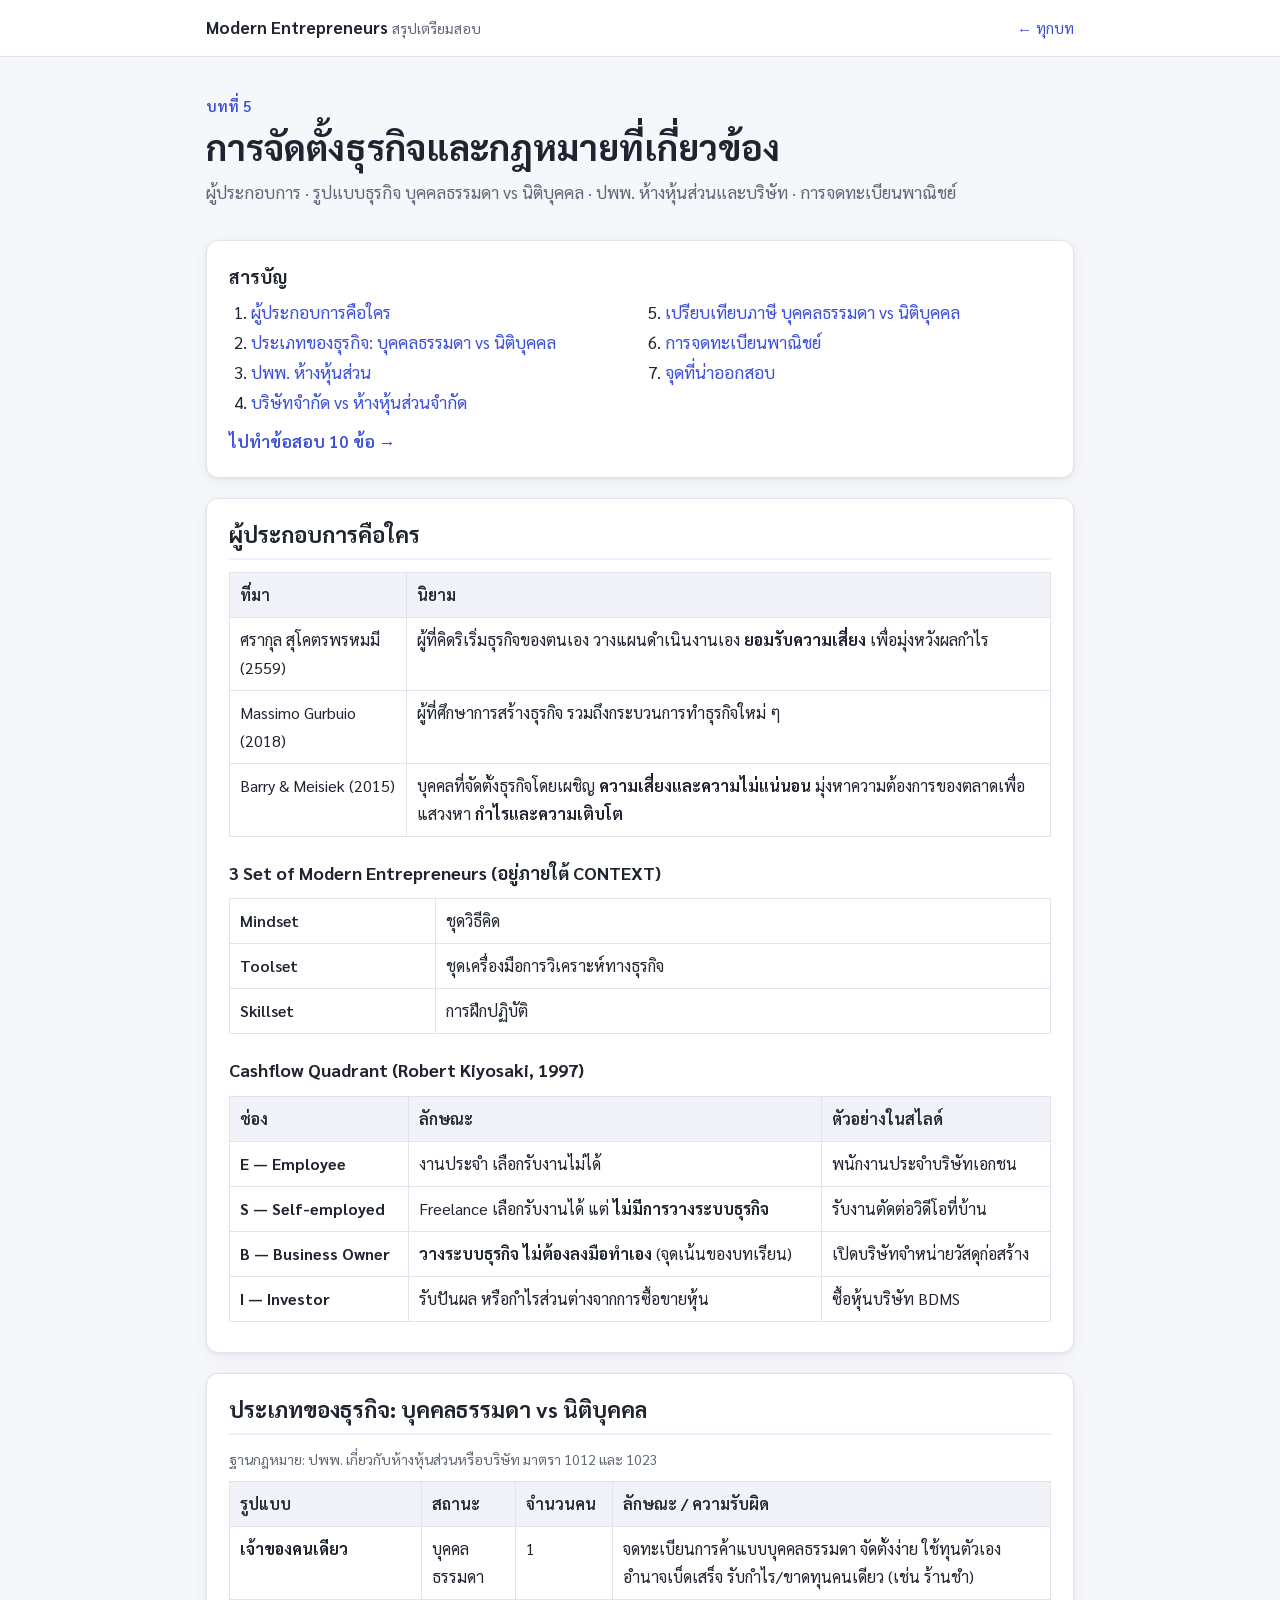
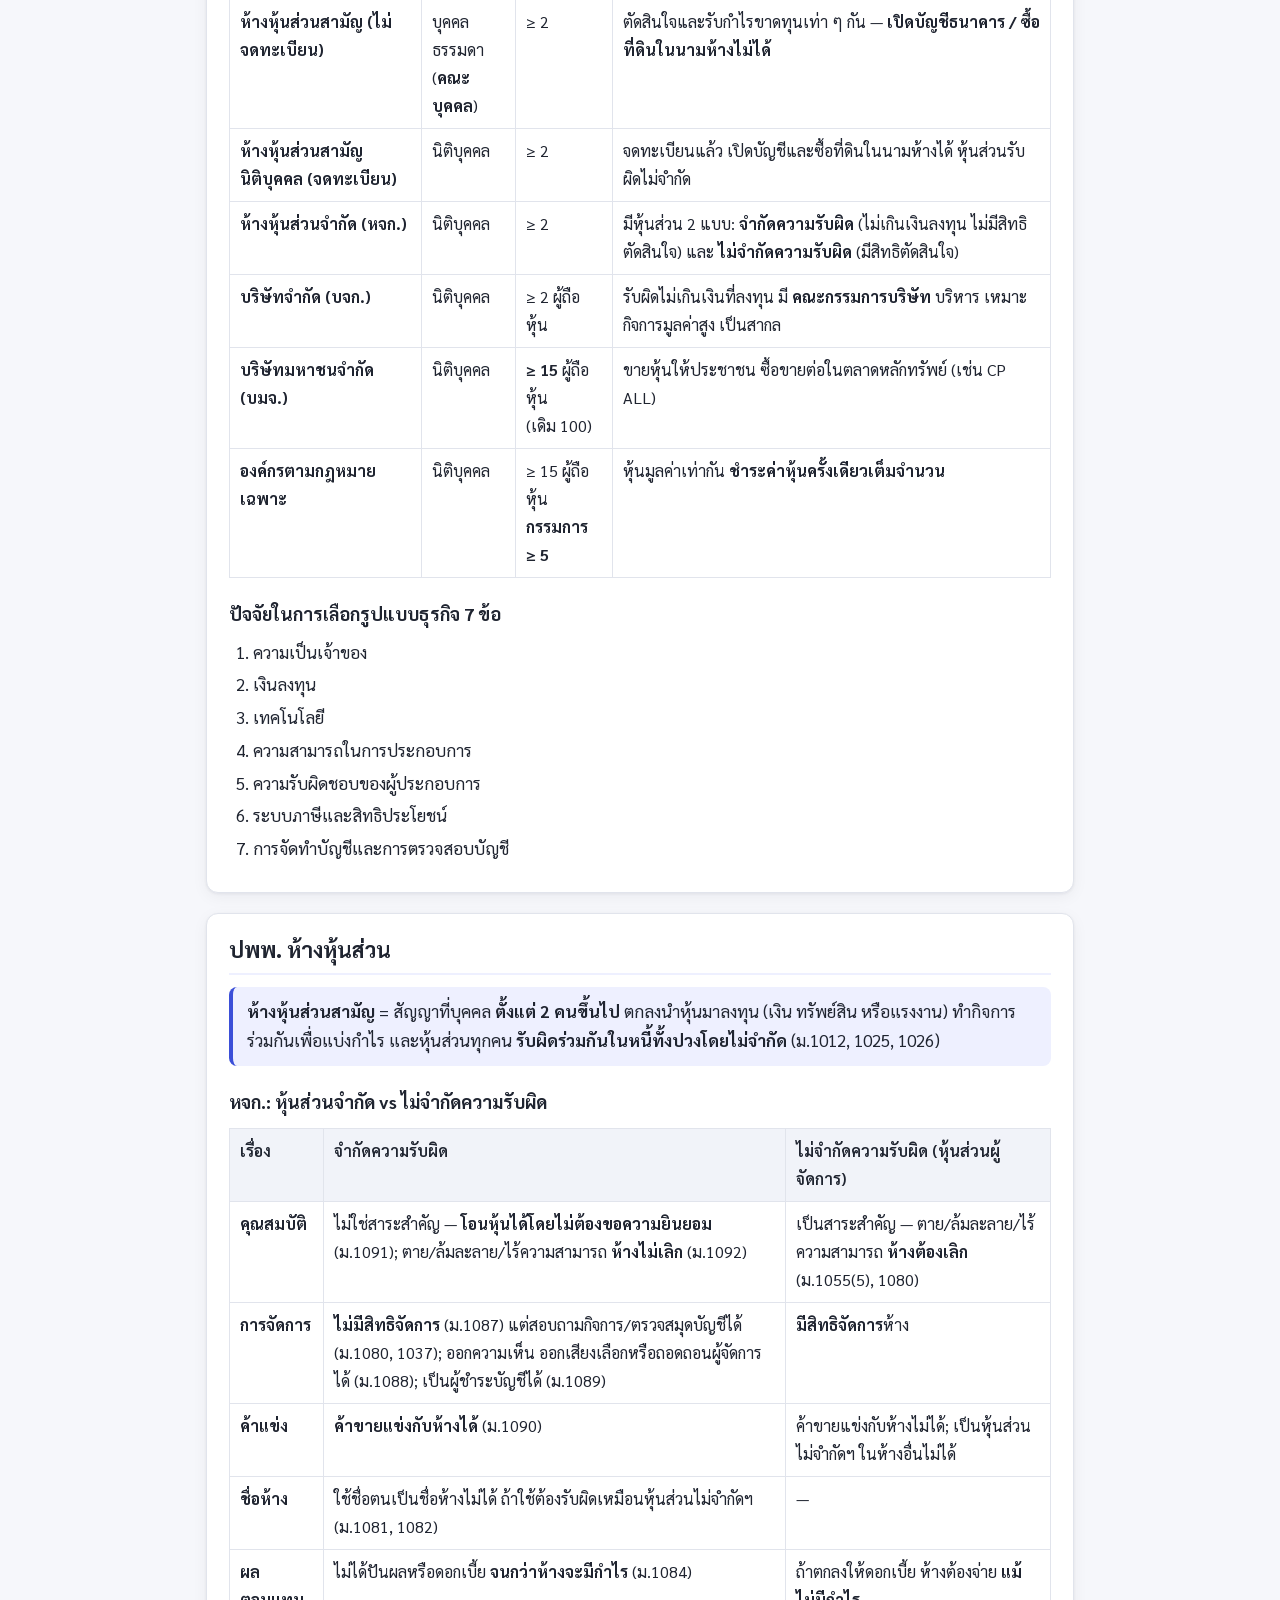
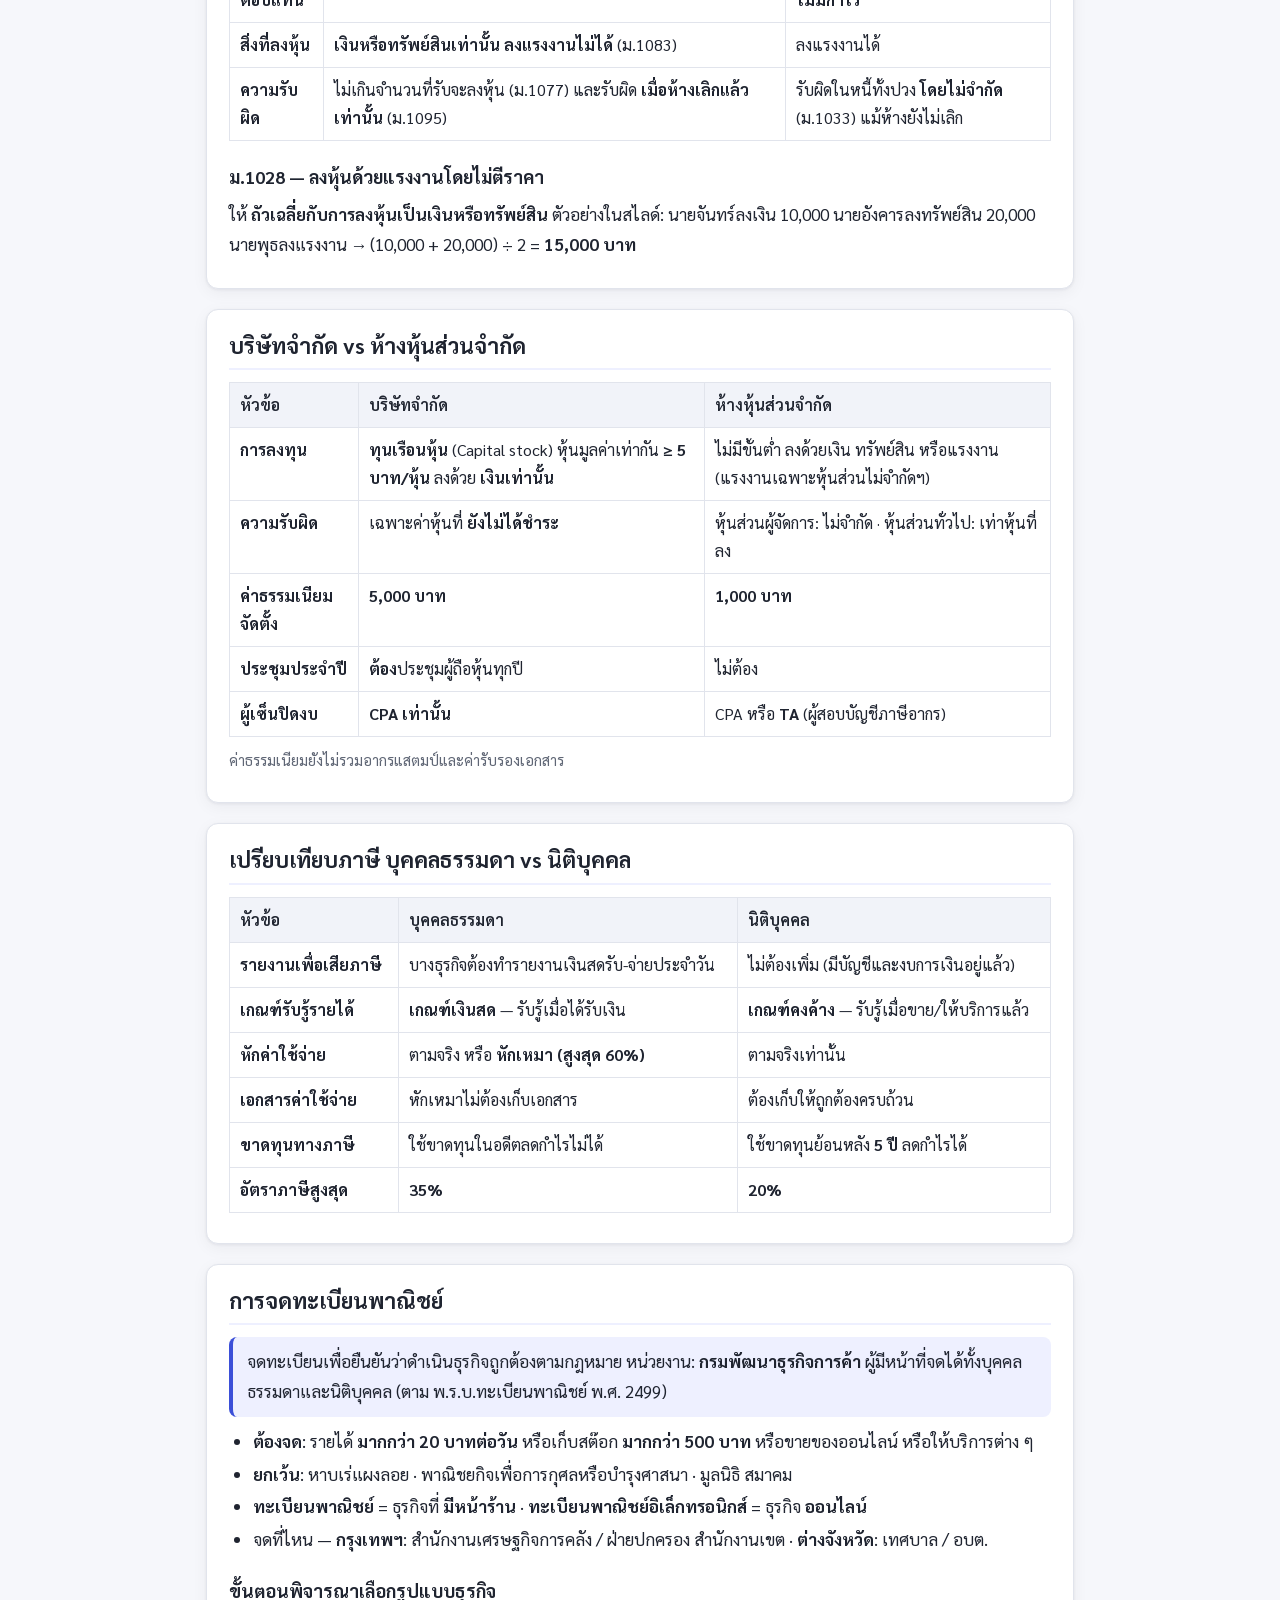
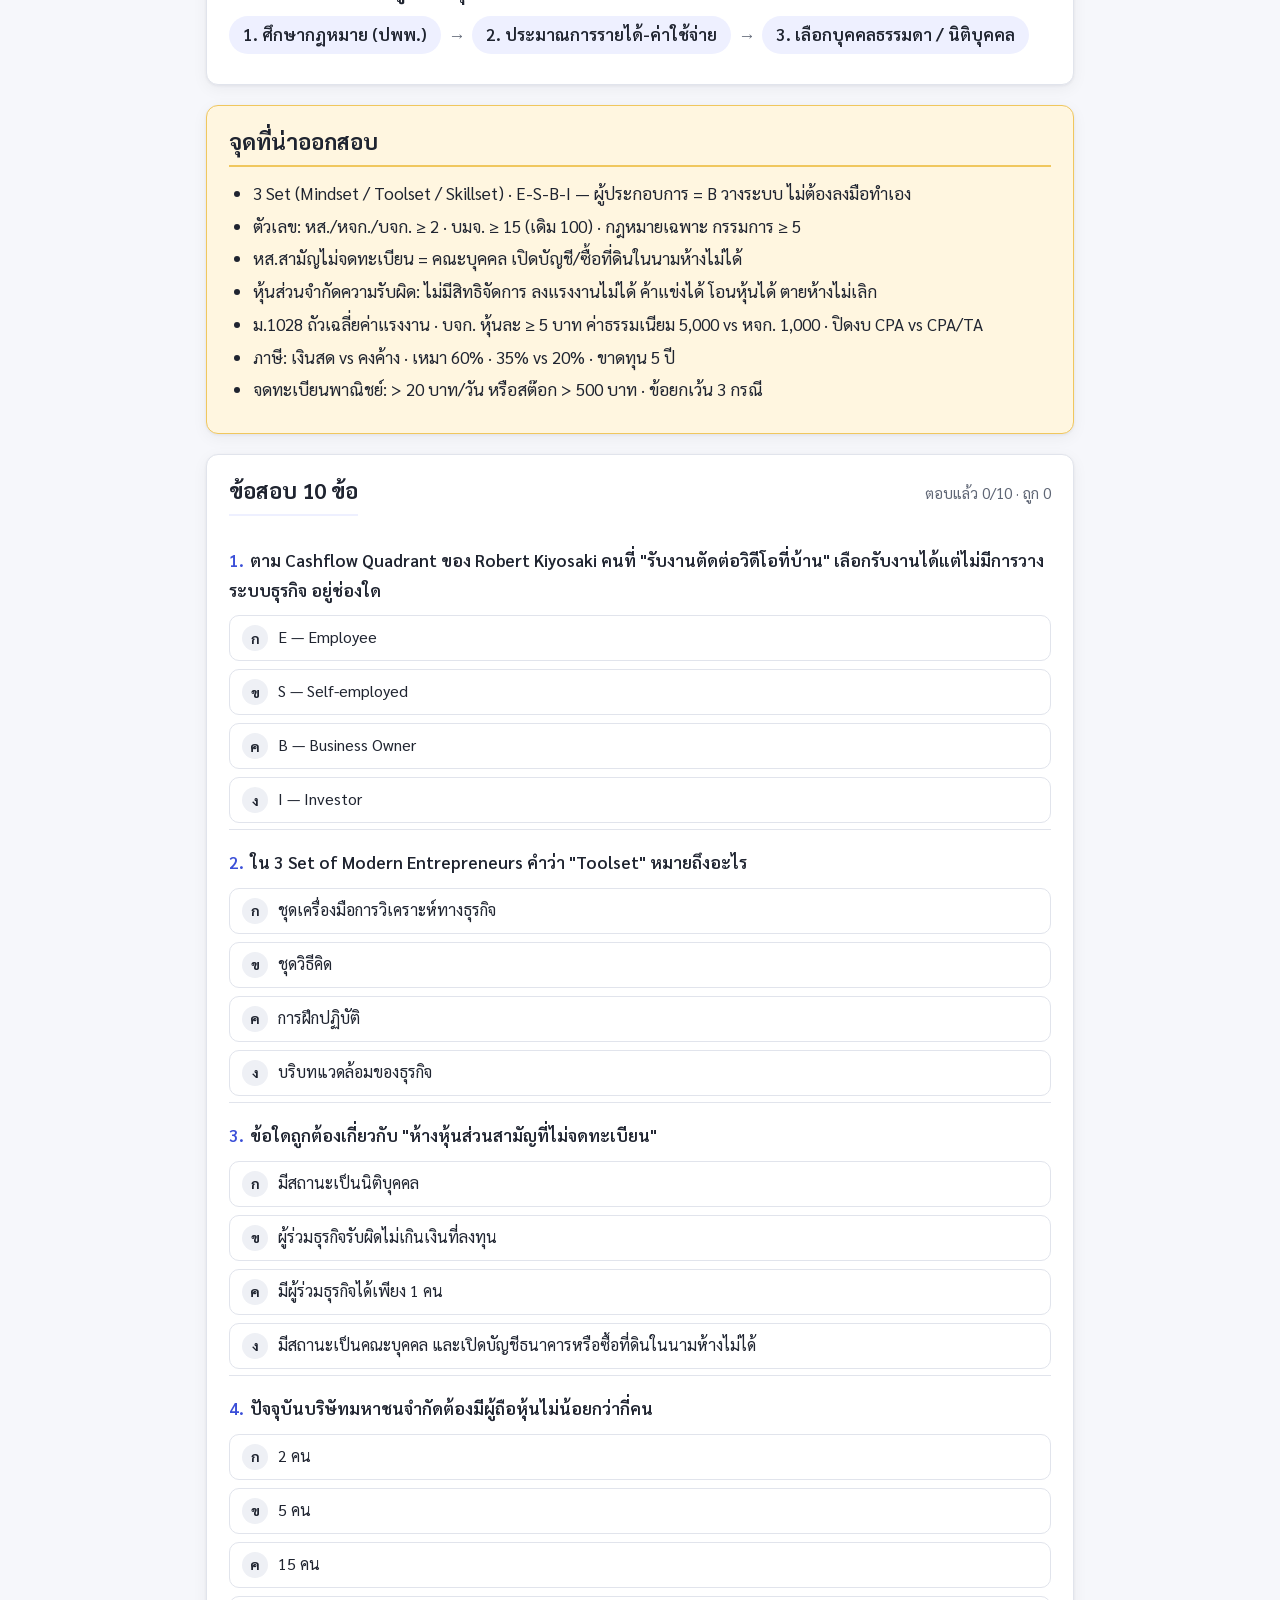
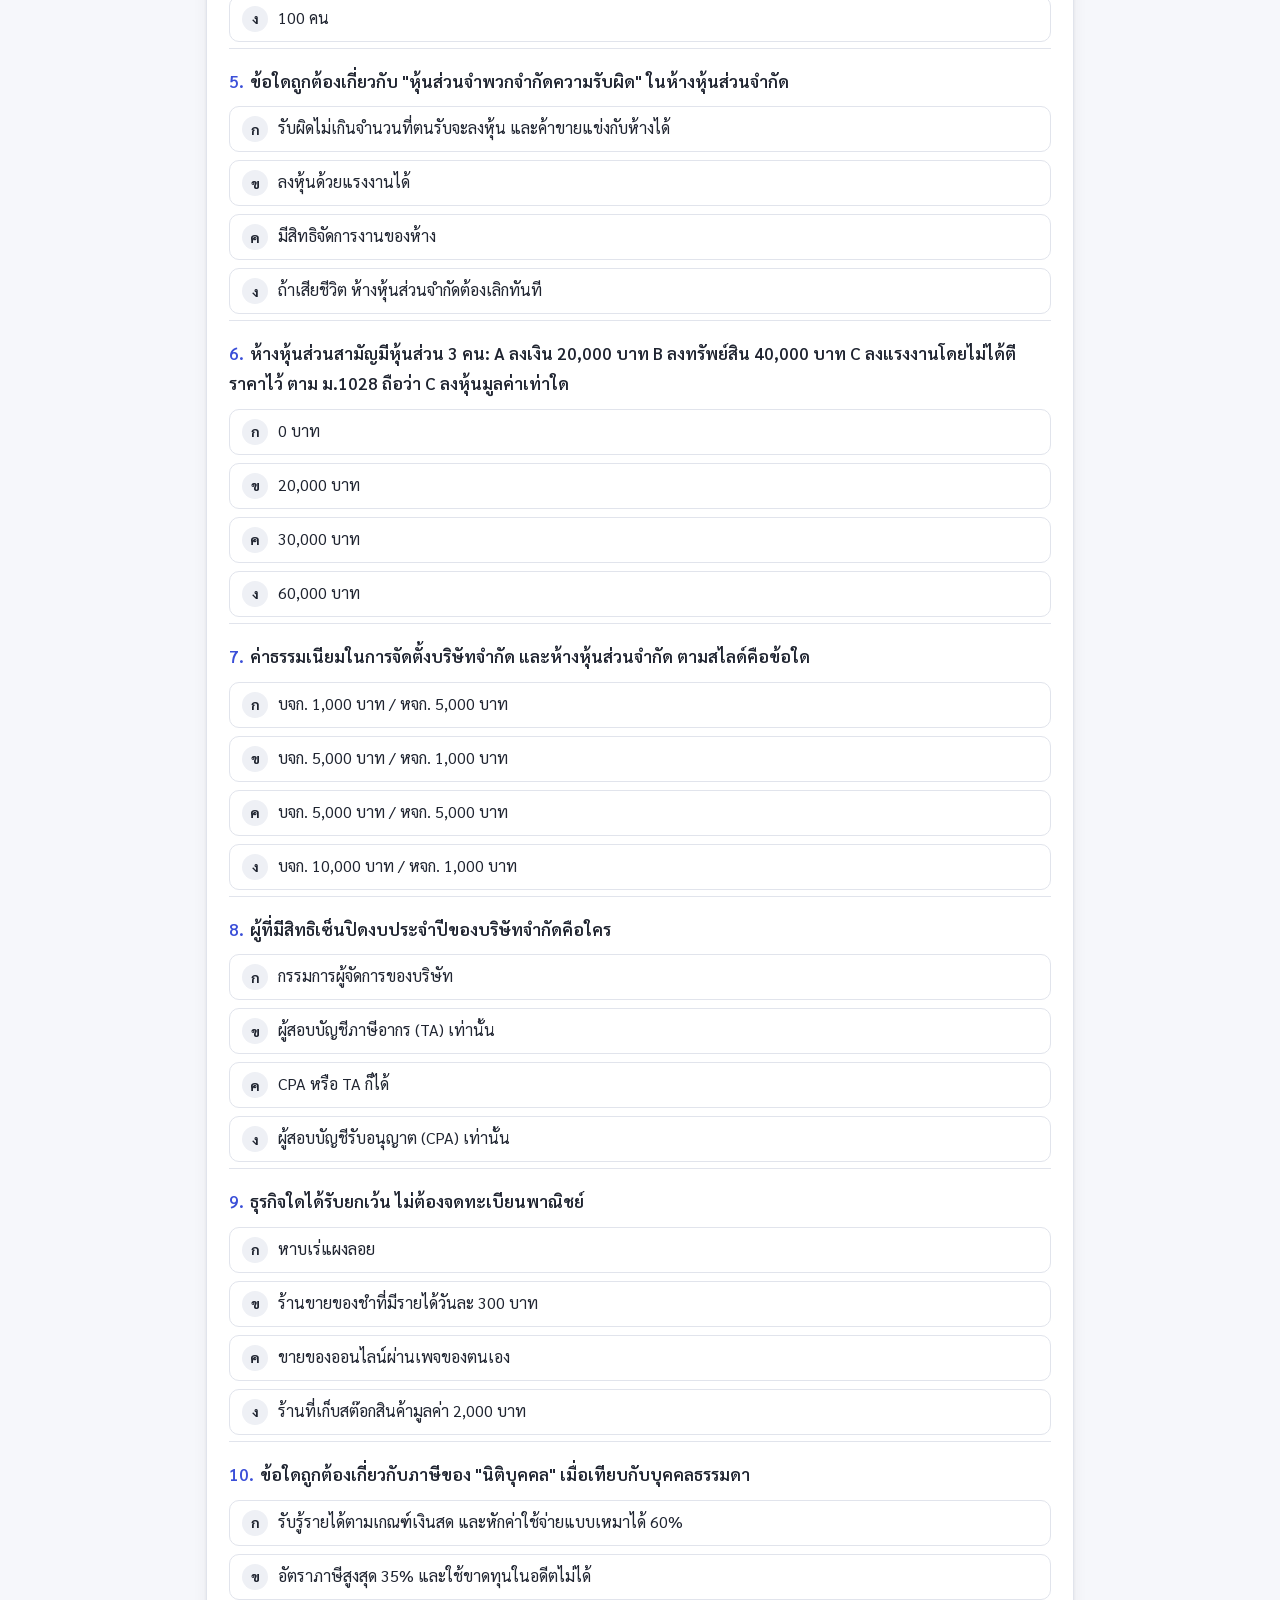
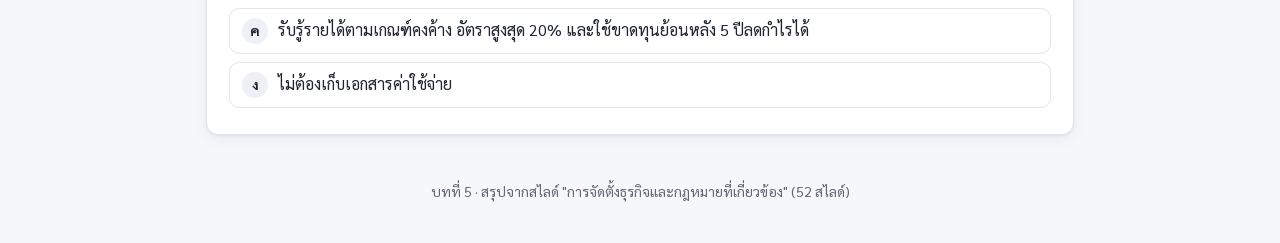
<file: chapters/05-setup-law.html>
<!doctype html>
<html lang="th">
<head>
  <meta charset="utf-8">
  <meta name="viewport" content="width=device-width, initial-scale=1">
  <title>บทที่ 5 การจัดตั้งธุรกิจและกฎหมาย</title>
  <link rel="preconnect" href="https://fonts.googleapis.com">
  <link rel="preconnect" href="https://fonts.gstatic.com" crossorigin>
  <link href="https://fonts.googleapis.com/css2?family=Sarabun:wght@400;600;700&display=swap" rel="stylesheet">
  <link rel="stylesheet" href="../css/style.css">
</head>
<body>
  <header class="site-header">
    <div class="wrap">
      <a class="brand" href="../index.html">Modern Entrepreneurs <small>สรุปเตรียมสอบ</small></a>
      <a class="header-link" href="../index.html">← ทุกบท</a>
    </div>
  </header>

  <main class="wrap">
    <div class="hero">
      <p class="eyebrow">บทที่ 5</p>
      <h1>การจัดตั้งธุรกิจและกฎหมายที่เกี่ยวข้อง</h1>
      <p>ผู้ประกอบการ · รูปแบบธุรกิจ บุคคลธรรมดา vs นิติบุคคล · ปพพ. ห้างหุ้นส่วนและบริษัท · การจดทะเบียนพาณิชย์</p>
    </div>

    <nav class="card toc" id="toc">
      <h2>สารบัญ</h2>
      <ol></ol>
      <a class="to-quiz" href="#quiz">ไปทำข้อสอบ 10 ข้อ →</a>
    </nav>

    <!-- ===== 1 ===== -->
    <section class="card topic" id="entrepreneur">
      <h2>ผู้ประกอบการคือใคร</h2>
      <div class="table-wrap">
        <table>
          <thead><tr><th>ที่มา</th><th>นิยาม</th></tr></thead>
          <tbody>
            <tr><td>ศรากุล สุโคตรพรหมมี (2559)</td><td>ผู้ที่คิดริเริ่มธุรกิจของตนเอง วางแผนดำเนินงานเอง <b>ยอมรับความเสี่ยง</b> เพื่อมุ่งหวังผลกำไร</td></tr>
            <tr><td>Massimo Gurbuio (2018)</td><td>ผู้ที่ศึกษาการสร้างธุรกิจ รวมถึงกระบวนการทำธุรกิจใหม่ ๆ</td></tr>
            <tr><td>Barry &amp; Meisiek (2015)</td><td>บุคคลที่จัดตั้งธุรกิจโดยเผชิญ <b>ความเสี่ยงและความไม่แน่นอน</b> มุ่งหาความต้องการของตลาดเพื่อแสวงหา <b>กำไรและความเติบโต</b></td></tr>
          </tbody>
        </table>
      </div>

      <h3>3 Set of Modern Entrepreneurs (อยู่ภายใต้ CONTEXT)</h3>
      <div class="table-wrap">
        <table>
          <tbody>
            <tr><td class="code">Mindset</td><td>ชุดวิธีคิด</td></tr>
            <tr><td class="code">Toolset</td><td>ชุดเครื่องมือการวิเคราะห์ทางธุรกิจ</td></tr>
            <tr><td class="code">Skillset</td><td>การฝึกปฏิบัติ</td></tr>
          </tbody>
        </table>
      </div>

      <h3>Cashflow Quadrant (Robert Kiyosaki, 1997)</h3>
      <div class="table-wrap">
        <table>
          <thead><tr><th>ช่อง</th><th>ลักษณะ</th><th>ตัวอย่างในสไลด์</th></tr></thead>
          <tbody>
            <tr><td><b>E — Employee</b></td><td>งานประจำ เลือกรับงานไม่ได้</td><td>พนักงานประจำบริษัทเอกชน</td></tr>
            <tr><td><b>S — Self-employed</b></td><td>Freelance เลือกรับงานได้ แต่ <b>ไม่มีการวางระบบธุรกิจ</b></td><td>รับงานตัดต่อวิดีโอที่บ้าน</td></tr>
            <tr><td><b>B — Business Owner</b></td><td><b>วางระบบธุรกิจ ไม่ต้องลงมือทำเอง</b> (จุดเน้นของบทเรียน)</td><td>เปิดบริษัทจำหน่ายวัสดุก่อสร้าง</td></tr>
            <tr><td><b>I — Investor</b></td><td>รับปันผล หรือกำไรส่วนต่างจากการซื้อขายหุ้น</td><td>ซื้อหุ้นบริษัท BDMS</td></tr>
          </tbody>
        </table>
      </div>
    </section>

    <!-- ===== 2 ===== -->
    <section class="card topic" id="types">
      <h2>ประเภทของธุรกิจ: บุคคลธรรมดา vs นิติบุคคล</h2>
      <p class="src">ฐานกฎหมาย: ปพพ. เกี่ยวกับห้างหุ้นส่วนหรือบริษัท มาตรา 1012 และ 1023</p>
      <div class="table-wrap">
        <table class="wide">
          <thead><tr><th>รูปแบบ</th><th>สถานะ</th><th>จำนวนคน</th><th>ลักษณะ / ความรับผิด</th></tr></thead>
          <tbody>
            <tr><td><b>เจ้าของคนเดียว</b></td><td>บุคคลธรรมดา</td><td>1</td><td>จดทะเบียนการค้าแบบบุคคลธรรมดา จัดตั้งง่าย ใช้ทุนตัวเอง อำนาจเบ็ดเสร็จ รับกำไร/ขาดทุนคนเดียว (เช่น ร้านชำ)</td></tr>
            <tr><td><b>ห้างหุ้นส่วนสามัญ (ไม่จดทะเบียน)</b></td><td>บุคคลธรรมดา<br>(<b>คณะบุคคล</b>)</td><td>≥ 2</td><td>ตัดสินใจและรับกำไรขาดทุนเท่า ๆ กัน — <b>เปิดบัญชีธนาคาร / ซื้อที่ดินในนามห้างไม่ได้</b></td></tr>
            <tr><td><b>ห้างหุ้นส่วนสามัญนิติบุคคล (จดทะเบียน)</b></td><td>นิติบุคคล</td><td>≥ 2</td><td>จดทะเบียนแล้ว เปิดบัญชีและซื้อที่ดินในนามห้างได้ หุ้นส่วนรับผิดไม่จำกัด</td></tr>
            <tr><td><b>ห้างหุ้นส่วนจำกัด (หจก.)</b></td><td>นิติบุคคล</td><td>≥ 2</td><td>มีหุ้นส่วน 2 แบบ: <b>จำกัดความรับผิด</b> (ไม่เกินเงินลงทุน ไม่มีสิทธิตัดสินใจ) และ <b>ไม่จำกัดความรับผิด</b> (มีสิทธิตัดสินใจ)</td></tr>
            <tr><td><b>บริษัทจำกัด (บจก.)</b></td><td>นิติบุคคล</td><td>≥ 2 ผู้ถือหุ้น</td><td>รับผิดไม่เกินเงินที่ลงทุน มี <b>คณะกรรมการบริษัท</b> บริหาร เหมาะกิจการมูลค่าสูง เป็นสากล</td></tr>
            <tr><td><b>บริษัทมหาชนจำกัด (บมจ.)</b></td><td>นิติบุคคล</td><td><b>≥ 15</b> ผู้ถือหุ้น<br>(เดิม 100)</td><td>ขายหุ้นให้ประชาชน ซื้อขายต่อในตลาดหลักทรัพย์ (เช่น CP ALL)</td></tr>
            <tr><td><b>องค์กรตามกฎหมายเฉพาะ</b></td><td>นิติบุคคล</td><td>≥ 15 ผู้ถือหุ้น<br><b>กรรมการ ≥ 5</b></td><td>หุ้นมูลค่าเท่ากัน <b>ชำระค่าหุ้นครั้งเดียวเต็มจำนวน</b></td></tr>
          </tbody>
        </table>
      </div>

      <h3>ปัจจัยในการเลือกรูปแบบธุรกิจ 7 ข้อ</h3>
      <ol>
        <li>ความเป็นเจ้าของ</li>
        <li>เงินลงทุน</li>
        <li>เทคโนโลยี</li>
        <li>ความสามารถในการประกอบการ</li>
        <li>ความรับผิดชอบของผู้ประกอบการ</li>
        <li>ระบบภาษีและสิทธิประโยชน์</li>
        <li>การจัดทำบัญชีและการตรวจสอบบัญชี</li>
      </ol>
    </section>

    <!-- ===== 3 ===== -->
    <section class="card topic" id="partnership-law">
      <h2>ปพพ. ห้างหุ้นส่วน</h2>
      <div class="def"><b>ห้างหุ้นส่วนสามัญ</b> = สัญญาที่บุคคล <b>ตั้งแต่ 2 คนขึ้นไป</b> ตกลงนำหุ้นมาลงทุน (เงิน ทรัพย์สิน หรือแรงงาน) ทำกิจการร่วมกันเพื่อแบ่งกำไร และหุ้นส่วนทุกคน <b>รับผิดร่วมกันในหนี้ทั้งปวงโดยไม่จำกัด</b> (ม.1012, 1025, 1026)</div>

      <h3>หจก.: หุ้นส่วนจำกัด vs ไม่จำกัดความรับผิด</h3>
      <div class="table-wrap">
        <table class="wide">
          <thead><tr><th>เรื่อง</th><th>จำกัดความรับผิด</th><th>ไม่จำกัดความรับผิด (หุ้นส่วนผู้จัดการ)</th></tr></thead>
          <tbody>
            <tr><td><b>คุณสมบัติ</b></td>
              <td>ไม่ใช่สาระสำคัญ — <b>โอนหุ้นได้โดยไม่ต้องขอความยินยอม</b> (ม.1091); ตาย/ล้มละลาย/ไร้ความสามารถ <b>ห้างไม่เลิก</b> (ม.1092)</td>
              <td>เป็นสาระสำคัญ — ตาย/ล้มละลาย/ไร้ความสามารถ <b>ห้างต้องเลิก</b> (ม.1055(5), 1080)</td></tr>
            <tr><td><b>การจัดการ</b></td>
              <td><b>ไม่มีสิทธิจัดการ</b> (ม.1087) แต่สอบถามกิจการ/ตรวจสมุดบัญชีได้ (ม.1080, 1037); ออกความเห็น ออกเสียงเลือกหรือถอดถอนผู้จัดการได้ (ม.1088); เป็นผู้ชำระบัญชีได้ (ม.1089)</td>
              <td><b>มีสิทธิจัดการ</b>ห้าง</td></tr>
            <tr><td><b>ค้าแข่ง</b></td><td><b>ค้าขายแข่งกับห้างได้</b> (ม.1090)</td><td>ค้าขายแข่งกับห้างไม่ได้; เป็นหุ้นส่วนไม่จำกัดฯ ในห้างอื่นไม่ได้</td></tr>
            <tr><td><b>ชื่อห้าง</b></td><td>ใช้ชื่อตนเป็นชื่อห้างไม่ได้ ถ้าใช้ต้องรับผิดเหมือนหุ้นส่วนไม่จำกัดฯ (ม.1081, 1082)</td><td>—</td></tr>
            <tr><td><b>ผลตอบแทน</b></td><td>ไม่ได้ปันผลหรือดอกเบี้ย <b>จนกว่าห้างจะมีกำไร</b> (ม.1084)</td><td>ถ้าตกลงให้ดอกเบี้ย ห้างต้องจ่าย <b>แม้ไม่มีกำไร</b></td></tr>
            <tr><td><b>สิ่งที่ลงหุ้น</b></td><td><b>เงินหรือทรัพย์สินเท่านั้น ลงแรงงานไม่ได้</b> (ม.1083)</td><td>ลงแรงงานได้</td></tr>
            <tr><td><b>ความรับผิด</b></td><td>ไม่เกินจำนวนที่รับจะลงหุ้น (ม.1077) และรับผิด <b>เมื่อห้างเลิกแล้วเท่านั้น</b> (ม.1095)</td><td>รับผิดในหนี้ทั้งปวง <b>โดยไม่จำกัด</b> (ม.1033) แม้ห้างยังไม่เลิก</td></tr>
          </tbody>
        </table>
      </div>

      <h3>ม.1028 — ลงหุ้นด้วยแรงงานโดยไม่ตีราคา</h3>
      <p>ให้ <b>ถัวเฉลี่ยกับการลงหุ้นเป็นเงินหรือทรัพย์สิน</b> ตัวอย่างในสไลด์: นายจันทร์ลงเงิน 10,000 นายอังคารลงทรัพย์สิน 20,000 นายพุธลงแรงงาน →
        (10,000 + 20,000) ÷ 2 = <b>15,000 บาท</b></p>
    </section>

    <!-- ===== 4 ===== -->
    <section class="card topic" id="company-vs-lp">
      <h2>บริษัทจำกัด vs ห้างหุ้นส่วนจำกัด</h2>
      <div class="table-wrap">
        <table>
          <thead><tr><th>หัวข้อ</th><th>บริษัทจำกัด</th><th>ห้างหุ้นส่วนจำกัด</th></tr></thead>
          <tbody>
            <tr><td><b>การลงทุน</b></td><td><b>ทุนเรือนหุ้น</b> (Capital stock) หุ้นมูลค่าเท่ากัน <b>≥ 5 บาท/หุ้น</b> ลงด้วย <b>เงินเท่านั้น</b></td><td>ไม่มีขั้นต่ำ ลงด้วยเงิน ทรัพย์สิน หรือแรงงาน (แรงงานเฉพาะหุ้นส่วนไม่จำกัดฯ)</td></tr>
            <tr><td><b>ความรับผิด</b></td><td>เฉพาะค่าหุ้นที่ <b>ยังไม่ได้ชำระ</b></td><td>หุ้นส่วนผู้จัดการ: ไม่จำกัด · หุ้นส่วนทั่วไป: เท่าหุ้นที่ลง</td></tr>
            <tr><td><b>ค่าธรรมเนียมจัดตั้ง</b></td><td><b>5,000 บาท</b></td><td><b>1,000 บาท</b></td></tr>
            <tr><td><b>ประชุมประจำปี</b></td><td><b>ต้อง</b>ประชุมผู้ถือหุ้นทุกปี</td><td>ไม่ต้อง</td></tr>
            <tr><td><b>ผู้เซ็นปิดงบ</b></td><td><b>CPA เท่านั้น</b></td><td>CPA หรือ <b>TA</b> (ผู้สอบบัญชีภาษีอากร)</td></tr>
          </tbody>
        </table>
      </div>
      <p class="note">ค่าธรรมเนียมยังไม่รวมอากรแสตมป์และค่ารับรองเอกสาร</p>
    </section>

    <!-- ===== 5 ===== -->
    <section class="card topic" id="tax">
      <h2>เปรียบเทียบภาษี บุคคลธรรมดา vs นิติบุคคล</h2>
      <div class="table-wrap">
        <table>
          <thead><tr><th>หัวข้อ</th><th>บุคคลธรรมดา</th><th>นิติบุคคล</th></tr></thead>
          <tbody>
            <tr><td><b>รายงานเพื่อเสียภาษี</b></td><td>บางธุรกิจต้องทำรายงานเงินสดรับ-จ่ายประจำวัน</td><td>ไม่ต้องเพิ่ม (มีบัญชีและงบการเงินอยู่แล้ว)</td></tr>
            <tr><td><b>เกณฑ์รับรู้รายได้</b></td><td><b>เกณฑ์เงินสด</b> — รับรู้เมื่อได้รับเงิน</td><td><b>เกณฑ์คงค้าง</b> — รับรู้เมื่อขาย/ให้บริการแล้ว</td></tr>
            <tr><td><b>หักค่าใช้จ่าย</b></td><td>ตามจริง หรือ <b>หักเหมา (สูงสุด 60%)</b></td><td>ตามจริงเท่านั้น</td></tr>
            <tr><td><b>เอกสารค่าใช้จ่าย</b></td><td>หักเหมาไม่ต้องเก็บเอกสาร</td><td>ต้องเก็บให้ถูกต้องครบถ้วน</td></tr>
            <tr><td><b>ขาดทุนทางภาษี</b></td><td>ใช้ขาดทุนในอดีตลดกำไรไม่ได้</td><td>ใช้ขาดทุนย้อนหลัง <b>5 ปี</b> ลดกำไรได้</td></tr>
            <tr><td><b>อัตราภาษีสูงสุด</b></td><td><b>35%</b></td><td><b>20%</b></td></tr>
          </tbody>
        </table>
      </div>
    </section>

    <!-- ===== 6 ===== -->
    <section class="card topic" id="registration">
      <h2>การจดทะเบียนพาณิชย์</h2>
      <div class="def">จดทะเบียนเพื่อยืนยันว่าดำเนินธุรกิจถูกต้องตามกฎหมาย หน่วยงาน: <b>กรมพัฒนาธุรกิจการค้า</b> ผู้มีหน้าที่จดได้ทั้งบุคคลธรรมดาและนิติบุคคล (ตาม พ.ร.บ.ทะเบียนพาณิชย์ พ.ศ. 2499)</div>
      <ul>
        <li><b>ต้องจด</b>: รายได้ <b>มากกว่า 20 บาทต่อวัน</b> หรือเก็บสต๊อก <b>มากกว่า 500 บาท</b> หรือขายของออนไลน์ หรือให้บริการต่าง ๆ</li>
        <li><b>ยกเว้น</b>: หาบเร่แผงลอย · พาณิชยกิจเพื่อการกุศลหรือบำรุงศาสนา · มูลนิธิ สมาคม</li>
        <li><b>ทะเบียนพาณิชย์</b> = ธุรกิจที่ <b>มีหน้าร้าน</b> · <b>ทะเบียนพาณิชย์อิเล็กทรอนิกส์</b> = ธุรกิจ <b>ออนไลน์</b></li>
        <li>จดที่ไหน — <b>กรุงเทพฯ</b>: สำนักงานเศรษฐกิจการคลัง / ฝ่ายปกครอง สำนักงานเขต · <b>ต่างจังหวัด</b>: เทศบาล / อบต.</li>
      </ul>
      <h3>ขั้นตอนพิจารณาเลือกรูปแบบธุรกิจ</h3>
      <div class="flow">
        <span>1. ศึกษากฎหมาย (ปพพ.)</span><i>→</i>
        <span>2. ประมาณการรายได้-ค่าใช้จ่าย</span><i>→</i>
        <span>3. เลือกบุคคลธรรมดา / นิติบุคคล</span>
      </div>
    </section>

    <!-- ===== exam points ===== -->
    <section class="card exam-points topic" id="exam-points">
      <h2>จุดที่น่าออกสอบ</h2>
      <ul>
        <li>3 Set (Mindset / Toolset / Skillset) · E-S-B-I — ผู้ประกอบการ = B วางระบบ ไม่ต้องลงมือทำเอง</li>
        <li>ตัวเลข: หส./หจก./บจก. ≥ 2 · บมจ. ≥ 15 (เดิม 100) · กฎหมายเฉพาะ กรรมการ ≥ 5</li>
        <li>หส.สามัญไม่จดทะเบียน = คณะบุคคล เปิดบัญชี/ซื้อที่ดินในนามห้างไม่ได้</li>
        <li>หุ้นส่วนจำกัดความรับผิด: ไม่มีสิทธิจัดการ ลงแรงงานไม่ได้ ค้าแข่งได้ โอนหุ้นได้ ตายห้างไม่เลิก</li>
        <li>ม.1028 ถัวเฉลี่ยค่าแรงงาน · บจก. หุ้นละ ≥ 5 บาท ค่าธรรมเนียม 5,000 vs หจก. 1,000 · ปิดงบ CPA vs CPA/TA</li>
        <li>ภาษี: เงินสด vs คงค้าง · เหมา 60% · 35% vs 20% · ขาดทุน 5 ปี</li>
        <li>จดทะเบียนพาณิชย์: &gt; 20 บาท/วัน หรือสต๊อก &gt; 500 บาท · ข้อยกเว้น 3 กรณี</li>
      </ul>
    </section>

    <!-- ===== quiz ===== -->
    <section class="card" id="quiz">
      <div class="quiz-head">
        <h2>ข้อสอบ 10 ข้อ</h2>
        <span class="quiz-progress"><span id="quiz-progress"></span> <span id="quiz-best"></span></span>
      </div>
      <div id="quiz-body"></div>
    </section>
  </main>

  <footer>บทที่ 5 · สรุปจากสไลด์ "การจัดตั้งธุรกิจและกฎหมายที่เกี่ยวข้อง" (52 สไลด์)</footer>

  <script>
    window.QUIZ = {
      id: "05-setup-law",
      questions: [
        {
          q: "ตาม Cashflow Quadrant ของ Robert Kiyosaki คนที่ \"รับงานตัดต่อวิดีโอที่บ้าน\" เลือกรับงานได้แต่ไม่มีการวางระบบธุรกิจ อยู่ช่องใด",
          choices: ["E — Employee", "S — Self-employed", "B — Business Owner", "I — Investor"],
          answer: 1,
          explain: "Self-employed คือ Freelance ที่เลือกรับงานได้ แต่ไม่มีการวางระบบธุรกิจ ส่วน Business Owner วางระบบแล้วไม่ต้องลงมือทำเอง",
          ref: "สไลด์ 10–11"
        },
        {
          q: "ใน 3 Set of Modern Entrepreneurs คำว่า \"Toolset\" หมายถึงอะไร",
          choices: ["ชุดเครื่องมือการวิเคราะห์ทางธุรกิจ", "ชุดวิธีคิด", "การฝึกปฏิบัติ", "บริบทแวดล้อมของธุรกิจ"],
          answer: 0,
          explain: "Mindset = ชุดวิธีคิด, Toolset = ชุดเครื่องมือการวิเคราะห์ทางธุรกิจ, Skillset = การฝึกปฏิบัติ ทั้งหมดอยู่ภายใต้ CONTEXT",
          ref: "สไลด์ 8"
        },
        {
          q: "ข้อใดถูกต้องเกี่ยวกับ \"ห้างหุ้นส่วนสามัญที่ไม่จดทะเบียน\"",
          choices: ["มีสถานะเป็นนิติบุคคล", "ผู้ร่วมธุรกิจรับผิดไม่เกินเงินที่ลงทุน", "มีผู้ร่วมธุรกิจได้เพียง 1 คน", "มีสถานะเป็นคณะบุคคล และเปิดบัญชีธนาคารหรือซื้อที่ดินในนามห้างไม่ได้"],
          answer: 3,
          explain: "เมื่อไม่ได้จดทะเบียน ห้างหุ้นส่วนสามัญมีสถานะเป็นคณะบุคคล (บุคคลธรรมดา) จึงเปิดบัญชีธนาคารและซื้อที่ดินในนามห้างไม่ได้",
          ref: "สไลด์ 17–18"
        },
        {
          q: "ปัจจุบันบริษัทมหาชนจำกัดต้องมีผู้ถือหุ้นไม่น้อยกว่ากี่คน",
          choices: ["2 คน", "5 คน", "15 คน", "100 คน"],
          answer: 2,
          explain: "เดิมบริษัทมหาชนจำกัดต้องมีผู้ถือหุ้นอย่างน้อย 100 คน แต่ปัจจุบันลดเหลือไม่น้อยกว่า 15 คน",
          ref: "สไลด์ 20"
        },
        {
          q: "ข้อใดถูกต้องเกี่ยวกับ \"หุ้นส่วนจำพวกจำกัดความรับผิด\" ในห้างหุ้นส่วนจำกัด",
          choices: ["รับผิดไม่เกินจำนวนที่ตนรับจะลงหุ้น และค้าขายแข่งกับห้างได้", "ลงหุ้นด้วยแรงงานได้", "มีสิทธิจัดการงานของห้าง", "ถ้าเสียชีวิต ห้างหุ้นส่วนจำกัดต้องเลิกทันที"],
          answer: 0,
          explain: "หุ้นส่วนจำกัดความรับผิดรับผิดไม่เกินที่ลงหุ้น (ม.1077) และค้าขายแข่งกับห้างได้ (ม.1090) แต่ไม่มีสิทธิจัดการ (ม.1087) ลงแรงงานไม่ได้ (ม.1083) และการตายไม่ทำให้ห้างเลิก (ม.1092)",
          ref: "สไลด์ 31–35"
        },
        {
          q: "ห้างหุ้นส่วนสามัญมีหุ้นส่วน 3 คน: A ลงเงิน 20,000 บาท B ลงทรัพย์สิน 40,000 บาท C ลงแรงงานโดยไม่ได้ตีราคาไว้ ตาม ม.1028 ถือว่า C ลงหุ้นมูลค่าเท่าใด",
          choices: ["0 บาท", "20,000 บาท", "30,000 บาท", "60,000 บาท"],
          answer: 2,
          explain: "ม.1028 ให้ถัวเฉลี่ยกับการลงหุ้นเป็นเงินหรือทรัพย์สิน: (20,000 + 40,000) ÷ 2 = 30,000 บาท (หลักเดียวกับตัวอย่างนายจันทร์ นายอังคาร นายพุธในสไลด์)",
          ref: "สไลด์ 37"
        },
        {
          q: "ค่าธรรมเนียมในการจัดตั้งบริษัทจำกัด และห้างหุ้นส่วนจำกัด ตามสไลด์คือข้อใด",
          choices: ["บจก. 1,000 บาท / หจก. 5,000 บาท", "บจก. 5,000 บาท / หจก. 1,000 บาท", "บจก. 5,000 บาท / หจก. 5,000 บาท", "บจก. 10,000 บาท / หจก. 1,000 บาท"],
          answer: 1,
          explain: "บริษัทจำกัด 5,000 บาท ห้างหุ้นส่วนจำกัด 1,000 บาท (ยังไม่รวมอากรแสตมป์และค่ารับรองเอกสาร)",
          ref: "สไลด์ 39"
        },
        {
          q: "ผู้ที่มีสิทธิเซ็นปิดงบประจำปีของบริษัทจำกัดคือใคร",
          choices: ["กรรมการผู้จัดการของบริษัท", "ผู้สอบบัญชีภาษีอากร (TA) เท่านั้น", "CPA หรือ TA ก็ได้", "ผู้สอบบัญชีรับอนุญาต (CPA) เท่านั้น"],
          answer: 3,
          explain: "บริษัทจำกัดต้องให้ CPA เซ็นปิดงบเท่านั้น ส่วนห้างหุ้นส่วนจำกัดใช้ CPA หรือ TA ก็ได้",
          ref: "สไลด์ 40"
        },
        {
          q: "ธุรกิจใดได้รับยกเว้น ไม่ต้องจดทะเบียนพาณิชย์",
          choices: ["หาบเร่แผงลอย", "ร้านขายของชำที่มีรายได้วันละ 300 บาท", "ขายของออนไลน์ผ่านเพจของตนเอง", "ร้านที่เก็บสต๊อกสินค้ามูลค่า 2,000 บาท"],
          answer: 0,
          explain: "ต้องจดเมื่อรายได้มากกว่า 20 บาทต่อวัน หรือสต๊อกมากกว่า 500 บาท หรือขายออนไลน์ ส่วนหาบเร่แผงลอย การกุศล/ศาสนา และมูลนิธิ/สมาคม ได้รับยกเว้น",
          ref: "สไลด์ 45–46"
        },
        {
          q: "ข้อใดถูกต้องเกี่ยวกับภาษีของ \"นิติบุคคล\" เมื่อเทียบกับบุคคลธรรมดา",
          choices: ["รับรู้รายได้ตามเกณฑ์เงินสด และหักค่าใช้จ่ายแบบเหมาได้ 60%", "อัตราภาษีสูงสุด 35% และใช้ขาดทุนในอดีตไม่ได้", "รับรู้รายได้ตามเกณฑ์คงค้าง อัตราสูงสุด 20% และใช้ขาดทุนย้อนหลัง 5 ปีลดกำไรได้", "ไม่ต้องเก็บเอกสารค่าใช้จ่าย"],
          answer: 2,
          explain: "นิติบุคคลใช้เกณฑ์คงค้าง หักค่าใช้จ่ายตามจริง ต้องเก็บเอกสาร อัตราสูงสุด 20% และใช้ขาดทุนย้อนหลัง 5 ปีได้ ส่วนข้อ ก และ ข เป็นลักษณะของบุคคลธรรมดา",
          ref: "สไลด์ 41–42"
        }
      ]
    };
  </script>
  <script src="../js/quiz.js"></script>
</body>
</html>
</file>
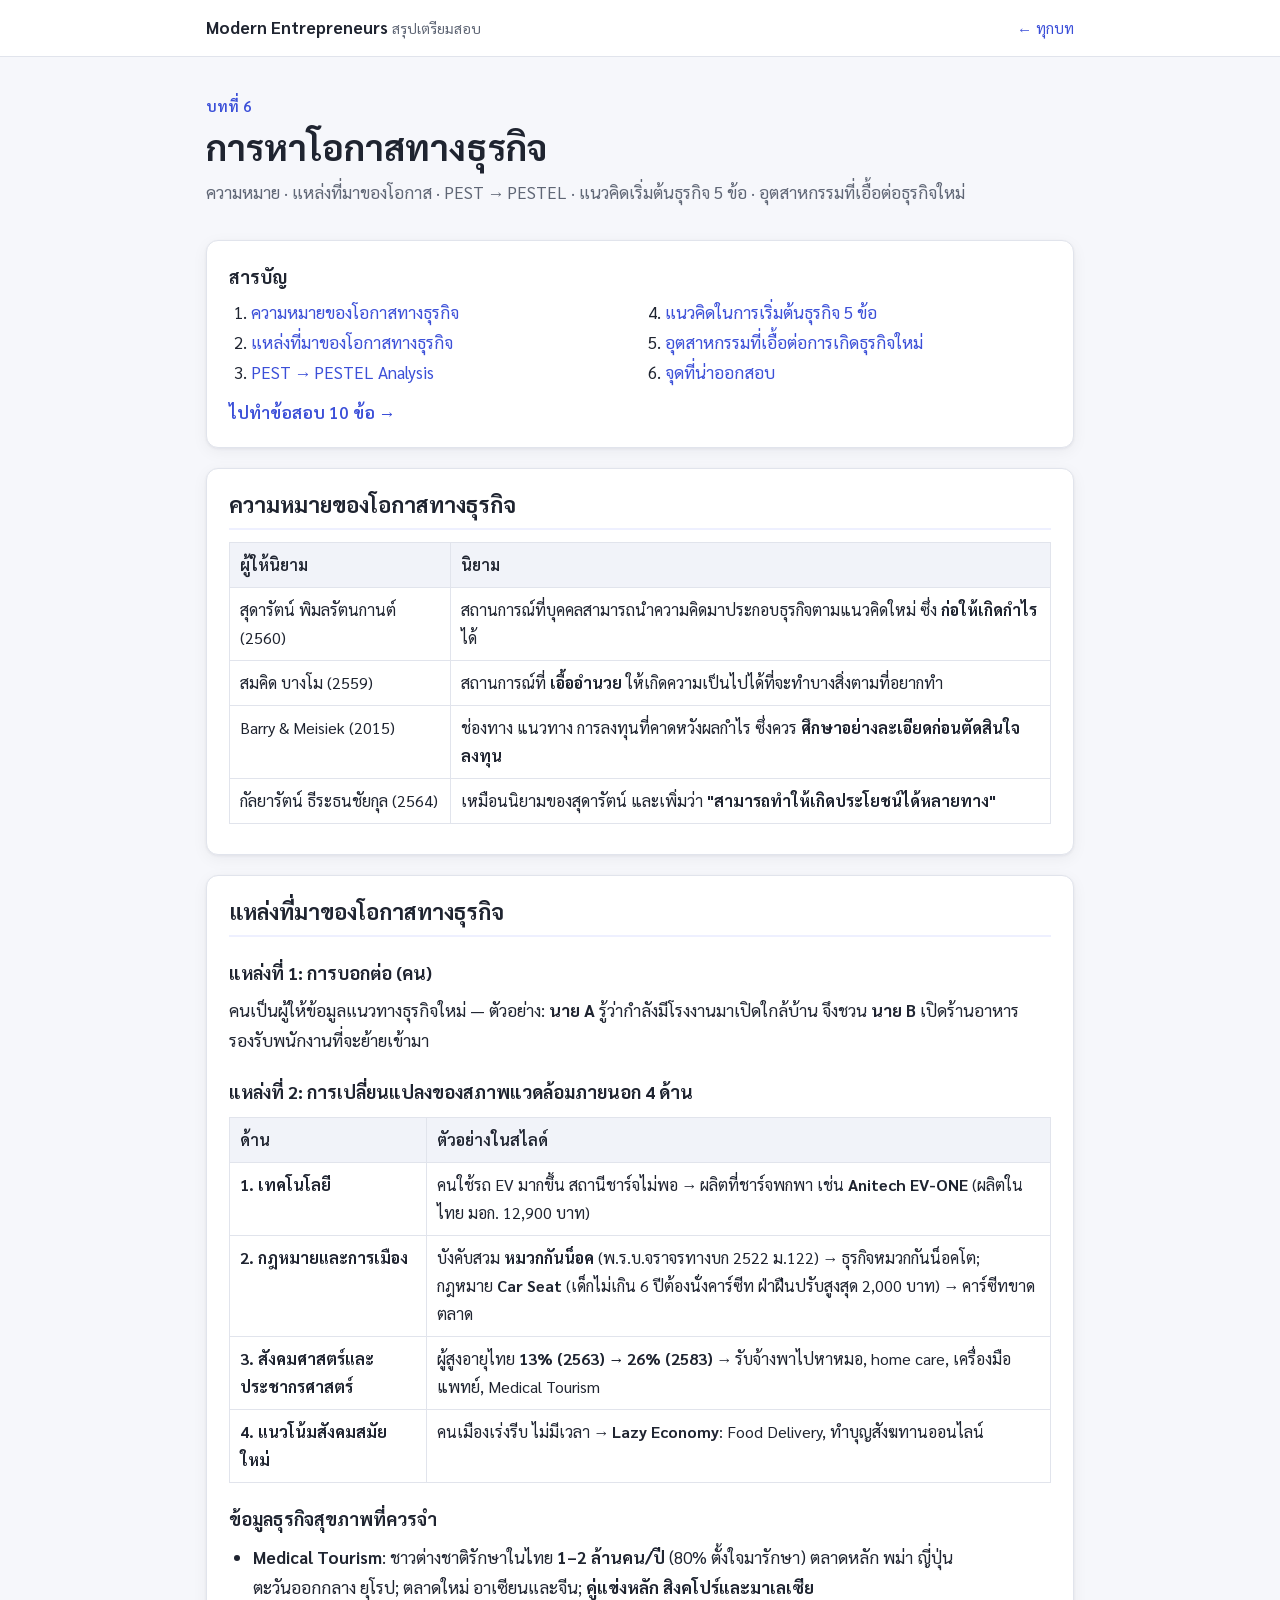
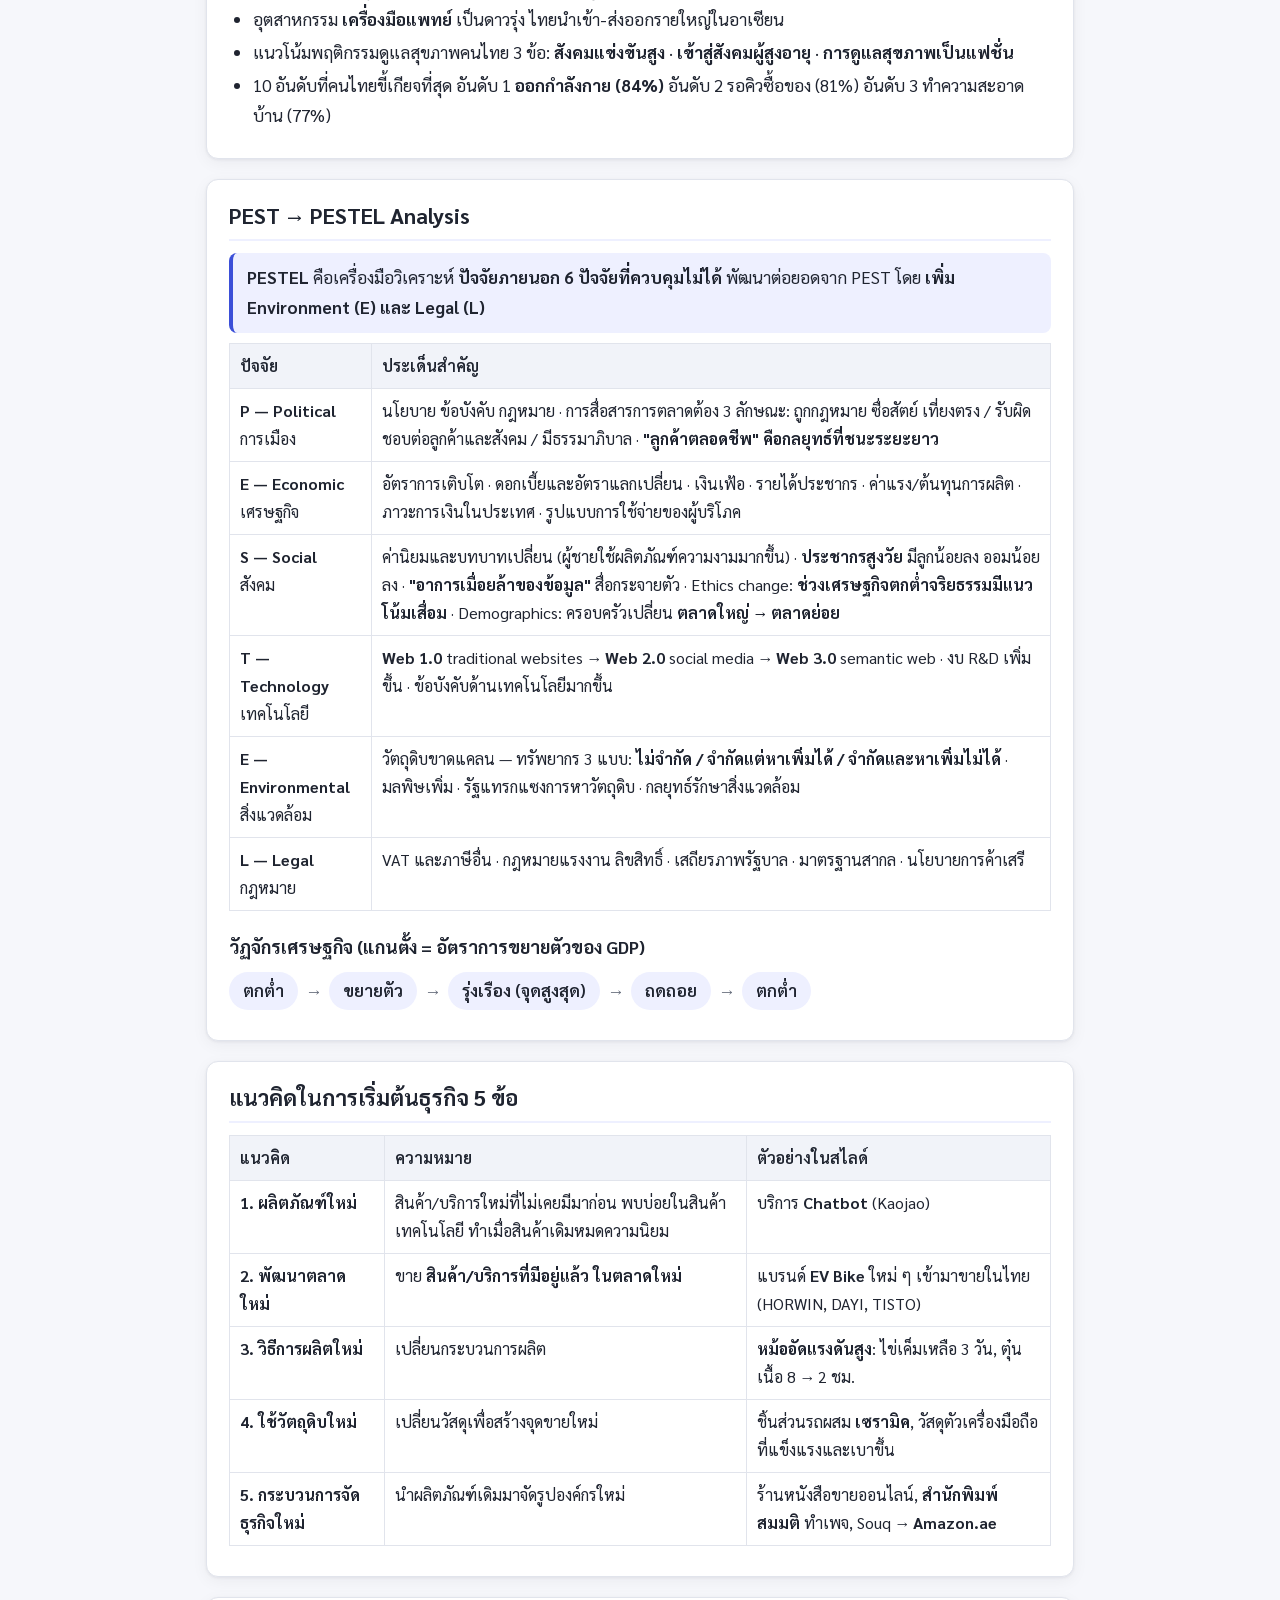
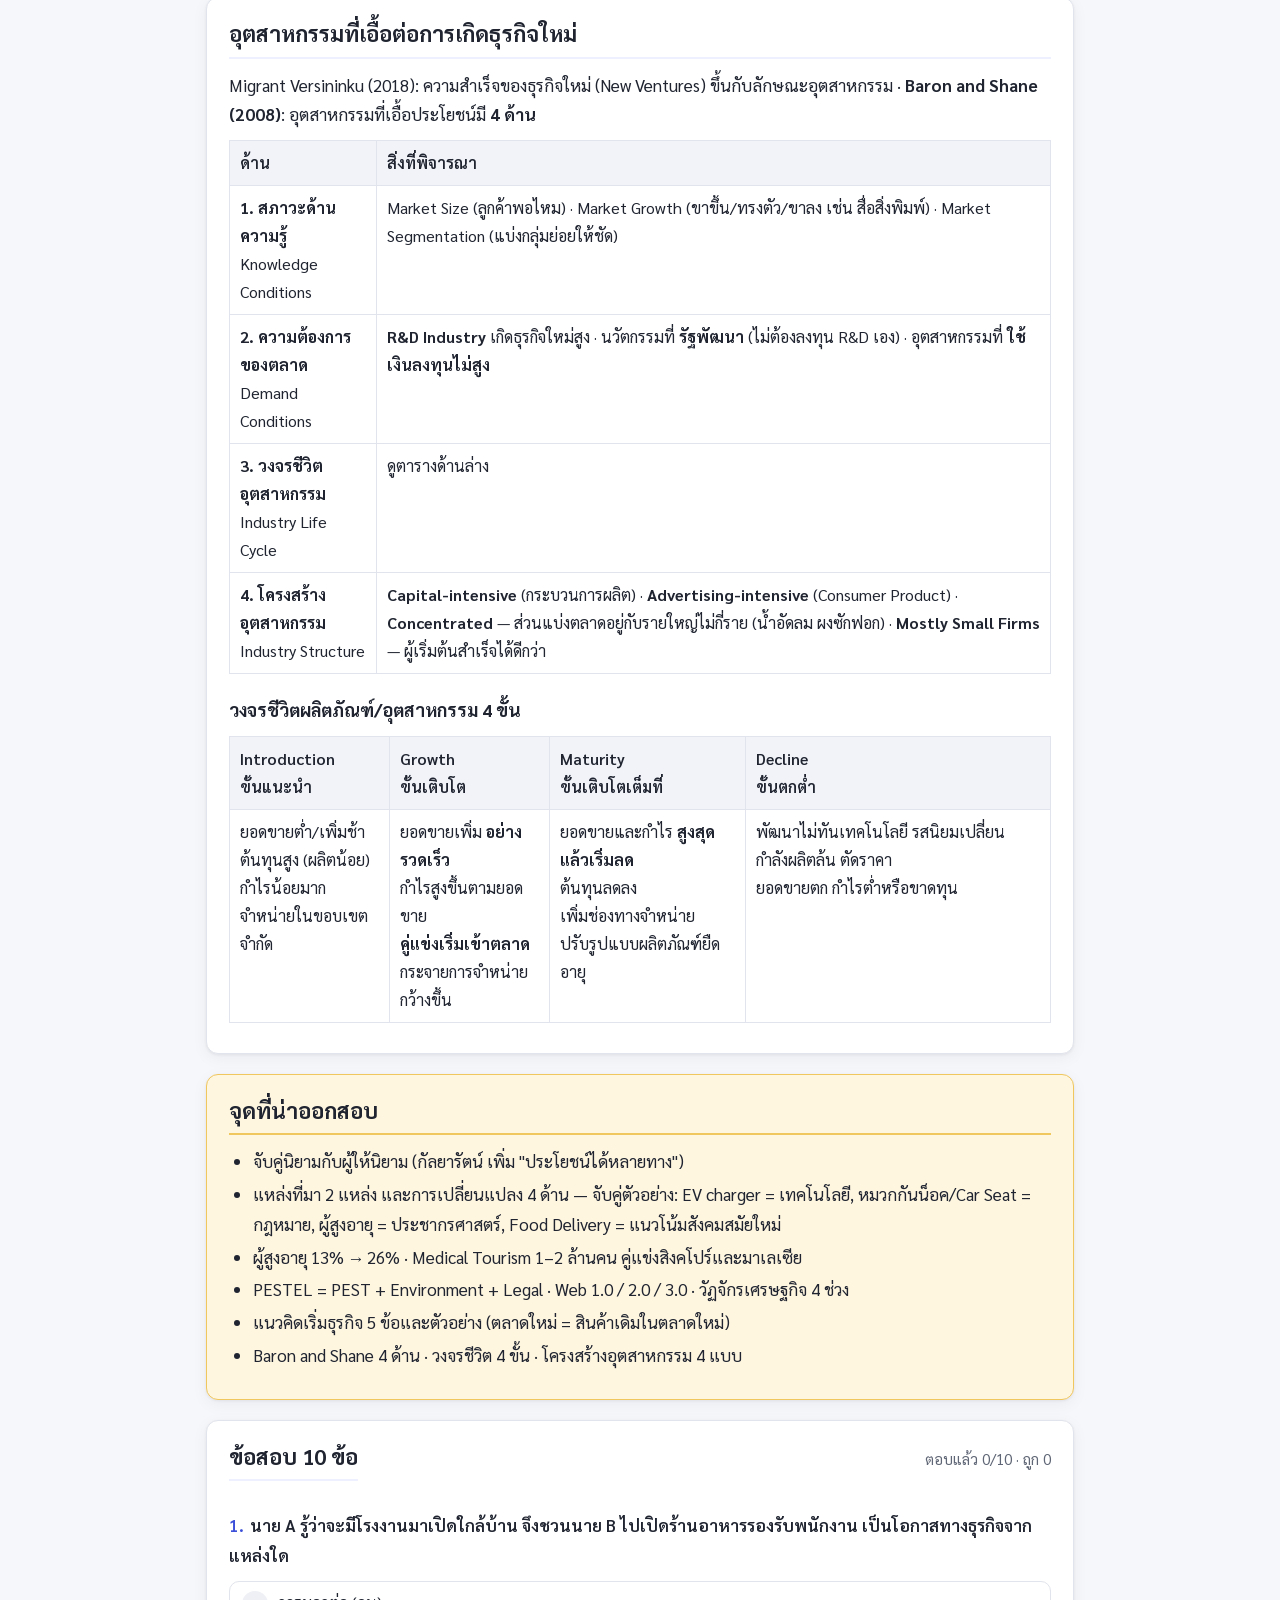
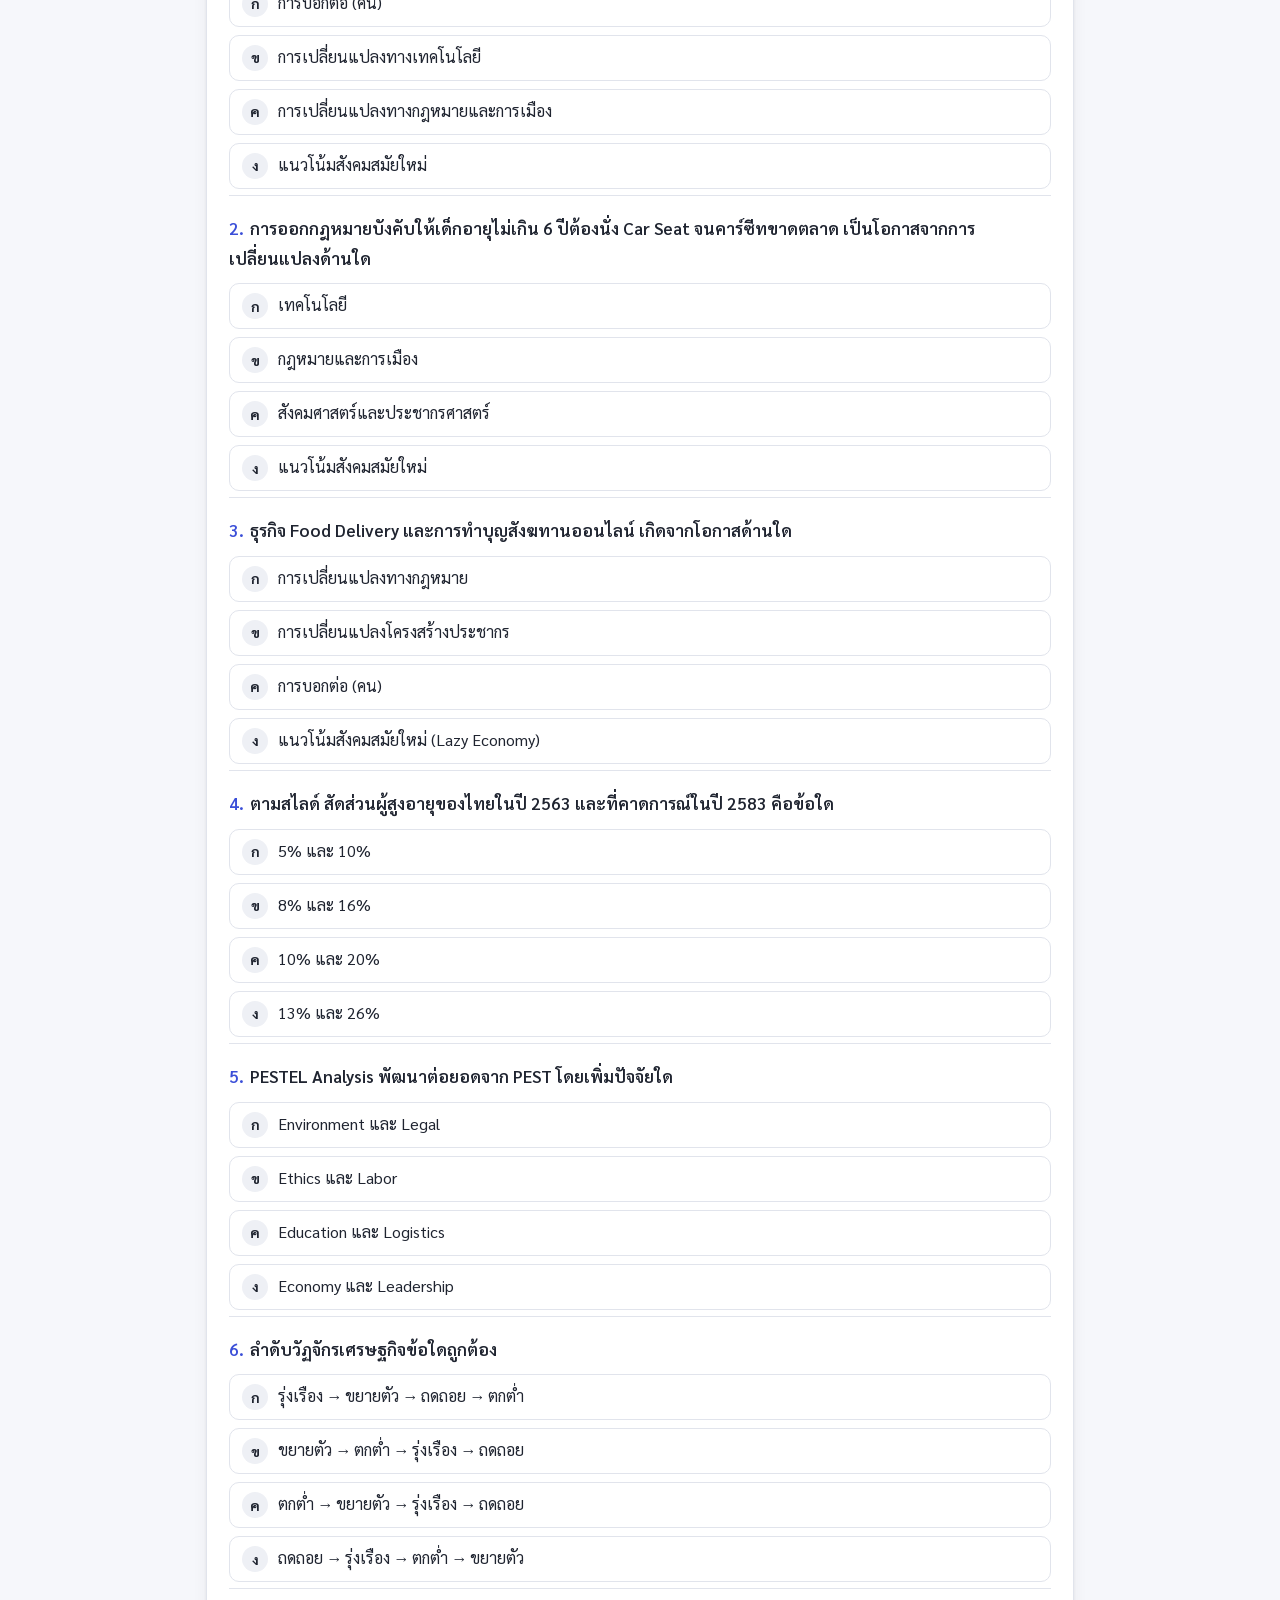
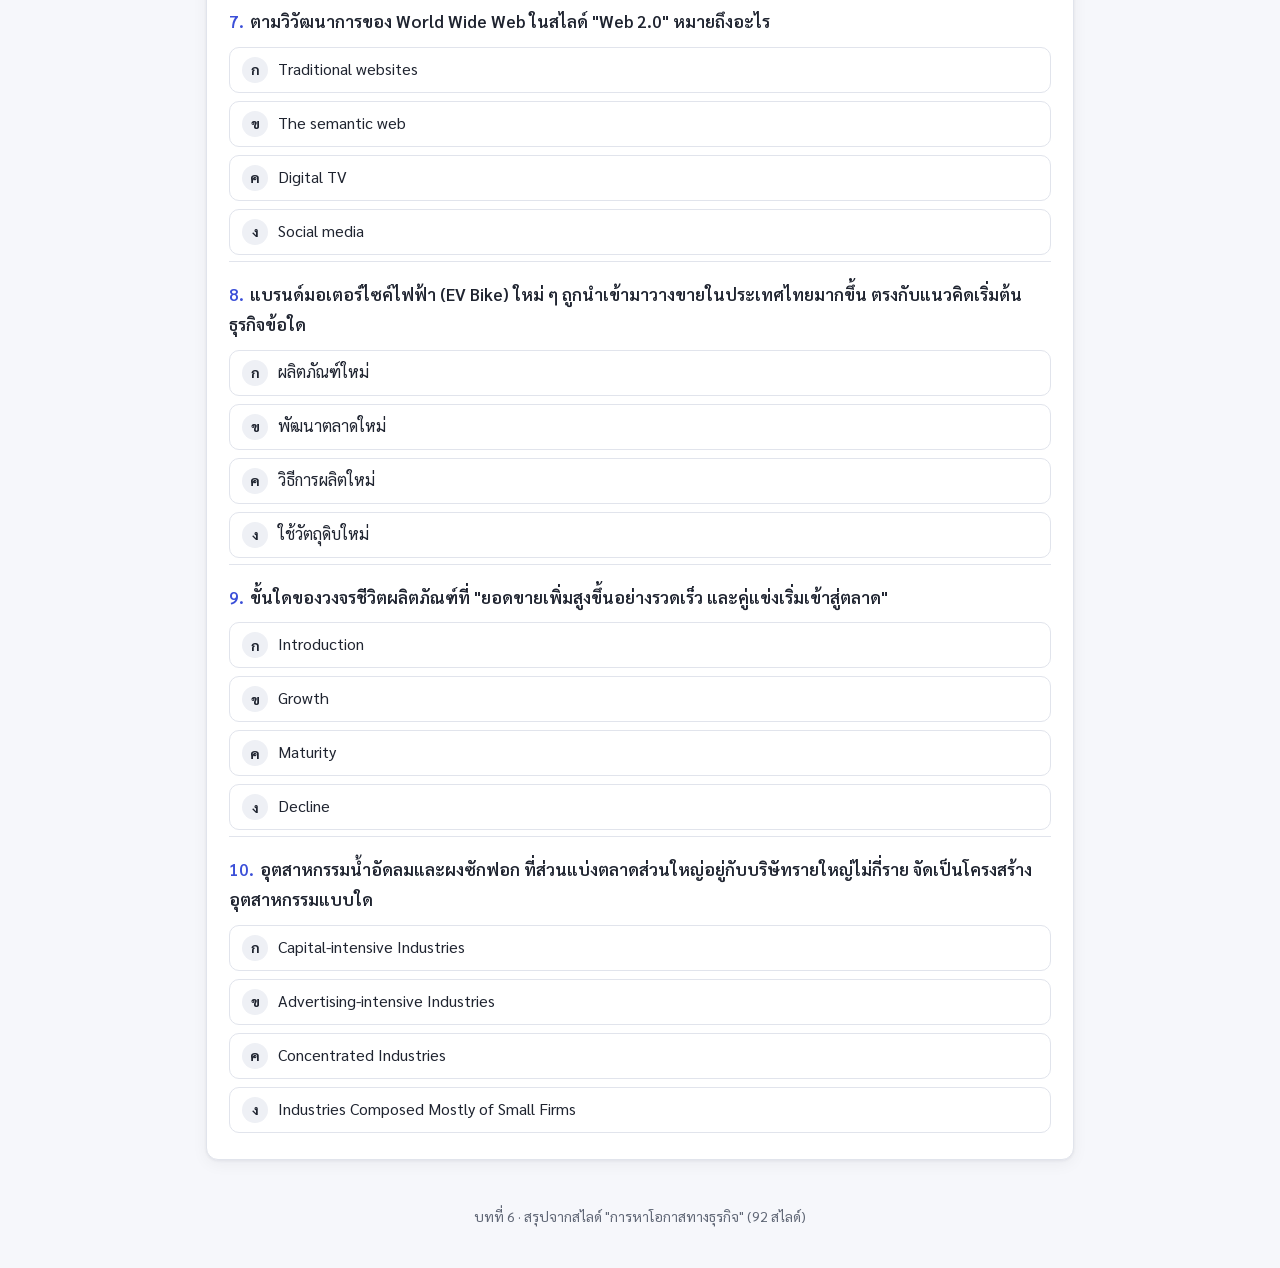
<file: chapters/06-opportunity.html>
<!doctype html>
<html lang="th">
<head>
  <meta charset="utf-8">
  <meta name="viewport" content="width=device-width, initial-scale=1">
  <title>บทที่ 6 การหาโอกาสทางธุรกิจ</title>
  <link rel="preconnect" href="https://fonts.googleapis.com">
  <link rel="preconnect" href="https://fonts.gstatic.com" crossorigin>
  <link href="https://fonts.googleapis.com/css2?family=Sarabun:wght@400;600;700&display=swap" rel="stylesheet">
  <link rel="stylesheet" href="../css/style.css">
</head>
<body>
  <header class="site-header">
    <div class="wrap">
      <a class="brand" href="../index.html">Modern Entrepreneurs <small>สรุปเตรียมสอบ</small></a>
      <a class="header-link" href="../index.html">← ทุกบท</a>
    </div>
  </header>

  <main class="wrap">
    <div class="hero">
      <p class="eyebrow">บทที่ 6</p>
      <h1>การหาโอกาสทางธุรกิจ</h1>
      <p>ความหมาย · แหล่งที่มาของโอกาส · PEST → PESTEL · แนวคิดเริ่มต้นธุรกิจ 5 ข้อ · อุตสาหกรรมที่เอื้อต่อธุรกิจใหม่</p>
    </div>

    <nav class="card toc" id="toc">
      <h2>สารบัญ</h2>
      <ol></ol>
      <a class="to-quiz" href="#quiz">ไปทำข้อสอบ 10 ข้อ →</a>
    </nav>

    <!-- ===== 1 ===== -->
    <section class="card topic" id="meaning">
      <h2>ความหมายของโอกาสทางธุรกิจ</h2>
      <div class="table-wrap">
        <table>
          <thead><tr><th>ผู้ให้นิยาม</th><th>นิยาม</th></tr></thead>
          <tbody>
            <tr><td>สุดารัตน์ พิมลรัตนกานต์ (2560)</td><td>สถานการณ์ที่บุคคลสามารถนำความคิดมาประกอบธุรกิจตามแนวคิดใหม่ ซึ่ง <b>ก่อให้เกิดกำไร</b>ได้</td></tr>
            <tr><td>สมคิด บางโม (2559)</td><td>สถานการณ์ที่ <b>เอื้ออำนวย</b> ให้เกิดความเป็นไปได้ที่จะทำบางสิ่งตามที่อยากทำ</td></tr>
            <tr><td>Barry &amp; Meisiek (2015)</td><td>ช่องทาง แนวทาง การลงทุนที่คาดหวังผลกำไร ซึ่งควร <b>ศึกษาอย่างละเอียดก่อนตัดสินใจลงทุน</b></td></tr>
            <tr><td>กัลยารัตน์ ธีระธนชัยกุล (2564)</td><td>เหมือนนิยามของสุดารัตน์ และเพิ่มว่า <b>"สามารถทำให้เกิดประโยชน์ได้หลายทาง"</b></td></tr>
          </tbody>
        </table>
      </div>
    </section>

    <!-- ===== 2 ===== -->
    <section class="card topic" id="sources">
      <h2>แหล่งที่มาของโอกาสทางธุรกิจ</h2>
      <h3>แหล่งที่ 1: การบอกต่อ (คน)</h3>
      <p>คนเป็นผู้ให้ข้อมูลแนวทางธุรกิจใหม่ — ตัวอย่าง: <b>นาย A</b> รู้ว่ากำลังมีโรงงานมาเปิดใกล้บ้าน จึงชวน <b>นาย B</b> เปิดร้านอาหารรองรับพนักงานที่จะย้ายเข้ามา</p>

      <h3>แหล่งที่ 2: การเปลี่ยนแปลงของสภาพแวดล้อมภายนอก 4 ด้าน</h3>
      <div class="table-wrap">
        <table>
          <thead><tr><th>ด้าน</th><th>ตัวอย่างในสไลด์</th></tr></thead>
          <tbody>
            <tr><td><b>1. เทคโนโลยี</b></td><td>คนใช้รถ EV มากขึ้น สถานีชาร์จไม่พอ → ผลิตที่ชาร์จพกพา เช่น <b>Anitech EV-ONE</b> (ผลิตในไทย มอก. 12,900 บาท)</td></tr>
            <tr><td><b>2. กฎหมายและการเมือง</b></td><td>บังคับสวม <b>หมวกกันน็อค</b> (พ.ร.บ.จราจรทางบก 2522 ม.122) → ธุรกิจหมวกกันน็อคโต; กฎหมาย <b>Car Seat</b> (เด็กไม่เกิน 6 ปีต้องนั่งคาร์ซีท ฝ่าฝืนปรับสูงสุด 2,000 บาท) → คาร์ซีทขาดตลาด</td></tr>
            <tr><td><b>3. สังคมศาสตร์และประชากรศาสตร์</b></td><td>ผู้สูงอายุไทย <b>13% (2563) → 26% (2583)</b> → รับจ้างพาไปหาหมอ, home care, เครื่องมือแพทย์, Medical Tourism</td></tr>
            <tr><td><b>4. แนวโน้มสังคมสมัยใหม่</b></td><td>คนเมืองเร่งรีบ ไม่มีเวลา → <b>Lazy Economy</b>: Food Delivery, ทำบุญสังฆทานออนไลน์</td></tr>
          </tbody>
        </table>
      </div>

      <h3>ข้อมูลธุรกิจสุขภาพที่ควรจำ</h3>
      <ul>
        <li><b>Medical Tourism</b>: ชาวต่างชาติรักษาในไทย <b>1–2 ล้านคน/ปี</b> (80% ตั้งใจมารักษา) ตลาดหลัก พม่า ญี่ปุ่น ตะวันออกกลาง ยุโรป; ตลาดใหม่ อาเซียนและจีน; <b>คู่แข่งหลัก สิงคโปร์และมาเลเซีย</b></li>
        <li>อุตสาหกรรม <b>เครื่องมือแพทย์</b> เป็นดาวรุ่ง ไทยนำเข้า-ส่งออกรายใหญ่ในอาเซียน</li>
        <li>แนวโน้มพฤติกรรมดูแลสุขภาพคนไทย 3 ข้อ: <b>สังคมแข่งขันสูง</b> · <b>เข้าสู่สังคมผู้สูงอายุ</b> · <b>การดูแลสุขภาพเป็นแฟชั่น</b></li>
        <li>10 อันดับที่คนไทยขี้เกียจที่สุด อันดับ 1 <b>ออกกำลังกาย (84%)</b> อันดับ 2 รอคิวซื้อของ (81%) อันดับ 3 ทำความสะอาดบ้าน (77%)</li>
      </ul>
    </section>

    <!-- ===== 3 ===== -->
    <section class="card topic" id="pestel">
      <h2>PEST → PESTEL Analysis</h2>
      <div class="def"><b>PESTEL</b> คือเครื่องมือวิเคราะห์ <b>ปัจจัยภายนอก 6 ปัจจัยที่ควบคุมไม่ได้</b> พัฒนาต่อยอดจาก PEST โดย <b>เพิ่ม Environment (E) และ Legal (L)</b></div>
      <div class="table-wrap">
        <table>
          <thead><tr><th>ปัจจัย</th><th>ประเด็นสำคัญ</th></tr></thead>
          <tbody>
            <tr><td><b>P — Political</b><br>การเมือง</td><td>นโยบาย ข้อบังคับ กฎหมาย · การสื่อสารการตลาดต้อง 3 ลักษณะ: ถูกกฎหมาย ซื่อสัตย์ เที่ยงตรง / รับผิดชอบต่อลูกค้าและสังคม / มีธรรมาภิบาล · <b>"ลูกค้าตลอดชีพ" คือกลยุทธ์ที่ชนะระยะยาว</b></td></tr>
            <tr><td><b>E — Economic</b><br>เศรษฐกิจ</td><td>อัตราการเติบโต · ดอกเบี้ยและอัตราแลกเปลี่ยน · เงินเฟ้อ · รายได้ประชากร · ค่าแรง/ต้นทุนการผลิต · ภาวะการเงินในประเทศ · รูปแบบการใช้จ่ายของผู้บริโภค</td></tr>
            <tr><td><b>S — Social</b><br>สังคม</td><td>ค่านิยมและบทบาทเปลี่ยน (ผู้ชายใช้ผลิตภัณฑ์ความงามมากขึ้น) · <b>ประชากรสูงวัย</b> มีลูกน้อยลง ออมน้อยลง · <b>"อาการเมื่อยล้าของข้อมูล"</b> สื่อกระจายตัว · Ethics change: <b>ช่วงเศรษฐกิจตกต่ำจริยธรรมมีแนวโน้มเสื่อม</b> · Demographics: ครอบครัวเปลี่ยน <b>ตลาดใหญ่ → ตลาดย่อย</b></td></tr>
            <tr><td><b>T — Technology</b><br>เทคโนโลยี</td><td><b>Web 1.0</b> traditional websites → <b>Web 2.0</b> social media → <b>Web 3.0</b> semantic web · งบ R&amp;D เพิ่มขึ้น · ข้อบังคับด้านเทคโนโลยีมากขึ้น</td></tr>
            <tr><td><b>E — Environmental</b><br>สิ่งแวดล้อม</td><td>วัตถุดิบขาดแคลน — ทรัพยากร 3 แบบ: <b>ไม่จำกัด / จำกัดแต่หาเพิ่มได้ / จำกัดและหาเพิ่มไม่ได้</b> · มลพิษเพิ่ม · รัฐแทรกแซงการหาวัตถุดิบ · กลยุทธ์รักษาสิ่งแวดล้อม</td></tr>
            <tr><td><b>L — Legal</b><br>กฎหมาย</td><td>VAT และภาษีอื่น · กฎหมายแรงงาน ลิขสิทธิ์ · เสถียรภาพรัฐบาล · มาตรฐานสากล · นโยบายการค้าเสรี</td></tr>
          </tbody>
        </table>
      </div>

      <h3>วัฏจักรเศรษฐกิจ (แกนตั้ง = อัตราการขยายตัวของ GDP)</h3>
      <div class="flow">
        <span>ตกต่ำ</span><i>→</i>
        <span>ขยายตัว</span><i>→</i>
        <span>รุ่งเรือง (จุดสูงสุด)</span><i>→</i>
        <span>ถดถอย</span><i>→</i>
        <span>ตกต่ำ</span>
      </div>
    </section>

    <!-- ===== 4 ===== -->
    <section class="card topic" id="ideas">
      <h2>แนวคิดในการเริ่มต้นธุรกิจ 5 ข้อ</h2>
      <div class="table-wrap">
        <table>
          <thead><tr><th>แนวคิด</th><th>ความหมาย</th><th>ตัวอย่างในสไลด์</th></tr></thead>
          <tbody>
            <tr><td><b>1. ผลิตภัณฑ์ใหม่</b></td><td>สินค้า/บริการใหม่ที่ไม่เคยมีมาก่อน พบบ่อยในสินค้าเทคโนโลยี ทำเมื่อสินค้าเดิมหมดความนิยม</td><td>บริการ <b>Chatbot</b> (Kaojao)</td></tr>
            <tr><td><b>2. พัฒนาตลาดใหม่</b></td><td>ขาย <b>สินค้า/บริการที่มีอยู่แล้ว ในตลาดใหม่</b></td><td>แบรนด์ <b>EV Bike</b> ใหม่ ๆ เข้ามาขายในไทย (HORWIN, DAYI, TISTO)</td></tr>
            <tr><td><b>3. วิธีการผลิตใหม่</b></td><td>เปลี่ยนกระบวนการผลิต</td><td><b>หม้ออัดแรงดันสูง</b>: ไข่เค็มเหลือ 3 วัน, ตุ๋นเนื้อ 8 → 2 ชม.</td></tr>
            <tr><td><b>4. ใช้วัตถุดิบใหม่</b></td><td>เปลี่ยนวัสดุเพื่อสร้างจุดขายใหม่</td><td>ชิ้นส่วนรถผสม <b>เซรามิค</b>, วัสดุตัวเครื่องมือถือที่แข็งแรงและเบาขึ้น</td></tr>
            <tr><td><b>5. กระบวนการจัดธุรกิจใหม่</b></td><td>นำผลิตภัณฑ์เดิมมาจัดรูปองค์กรใหม่</td><td>ร้านหนังสือขายออนไลน์, <b>สำนักพิมพ์สมมติ</b> ทำเพจ, Souq → <b>Amazon.ae</b></td></tr>
          </tbody>
        </table>
      </div>
    </section>

    <!-- ===== 5 ===== -->
    <section class="card topic" id="industry">
      <h2>อุตสาหกรรมที่เอื้อต่อการเกิดธุรกิจใหม่</h2>
      <p>Migrant Versininku (2018): ความสำเร็จของธุรกิจใหม่ (New Ventures) ขึ้นกับลักษณะอุตสาหกรรม · <b>Baron and Shane (2008)</b>: อุตสาหกรรมที่เอื้อประโยชน์มี <b>4 ด้าน</b></p>
      <div class="table-wrap">
        <table>
          <thead><tr><th>ด้าน</th><th>สิ่งที่พิจารณา</th></tr></thead>
          <tbody>
            <tr><td><b>1. สภาวะด้านความรู้</b><br>Knowledge Conditions</td><td>Market Size (ลูกค้าพอไหม) · Market Growth (ขาขึ้น/ทรงตัว/ขาลง เช่น สื่อสิ่งพิมพ์) · Market Segmentation (แบ่งกลุ่มย่อยให้ชัด)</td></tr>
            <tr><td><b>2. ความต้องการของตลาด</b><br>Demand Conditions</td><td><b>R&amp;D Industry</b> เกิดธุรกิจใหม่สูง · นวัตกรรมที่ <b>รัฐพัฒนา</b> (ไม่ต้องลงทุน R&amp;D เอง) · อุตสาหกรรมที่ <b>ใช้เงินลงทุนไม่สูง</b></td></tr>
            <tr><td><b>3. วงจรชีวิตอุตสาหกรรม</b><br>Industry Life Cycle</td><td>ดูตารางด้านล่าง</td></tr>
            <tr><td><b>4. โครงสร้างอุตสาหกรรม</b><br>Industry Structure</td><td><b>Capital-intensive</b> (กระบวนการผลิต) · <b>Advertising-intensive</b> (Consumer Product) · <b>Concentrated</b> — ส่วนแบ่งตลาดอยู่กับรายใหญ่ไม่กี่ราย (น้ำอัดลม ผงซักฟอก) · <b>Mostly Small Firms</b> — ผู้เริ่มต้นสำเร็จได้ดีกว่า</td></tr>
          </tbody>
        </table>
      </div>

      <h3>วงจรชีวิตผลิตภัณฑ์/อุตสาหกรรม 4 ขั้น</h3>
      <div class="table-wrap">
        <table class="wide">
          <thead><tr><th>Introduction<br>ขั้นแนะนำ</th><th>Growth<br>ขั้นเติบโต</th><th>Maturity<br>ขั้นเติบโตเต็มที่</th><th>Decline<br>ขั้นตกต่ำ</th></tr></thead>
          <tbody>
            <tr>
              <td>ยอดขายต่ำ/เพิ่มช้า<br>ต้นทุนสูง (ผลิตน้อย)<br>กำไรน้อยมาก<br>จำหน่ายในขอบเขตจำกัด</td>
              <td>ยอดขายเพิ่ม <b>อย่างรวดเร็ว</b><br>กำไรสูงขึ้นตามยอดขาย<br><b>คู่แข่งเริ่มเข้าตลาด</b><br>กระจายการจำหน่ายกว้างขึ้น</td>
              <td>ยอดขายและกำไร <b>สูงสุดแล้วเริ่มลด</b><br>ต้นทุนลดลง<br>เพิ่มช่องทางจำหน่าย<br>ปรับรูปแบบผลิตภัณฑ์ยืดอายุ</td>
              <td>พัฒนาไม่ทันเทคโนโลยี รสนิยมเปลี่ยน กำลังผลิตล้น ตัดราคา<br>ยอดขายตก กำไรต่ำหรือขาดทุน</td>
            </tr>
          </tbody>
        </table>
      </div>
    </section>

    <!-- ===== exam points ===== -->
    <section class="card exam-points topic" id="exam-points">
      <h2>จุดที่น่าออกสอบ</h2>
      <ul>
        <li>จับคู่นิยามกับผู้ให้นิยาม (กัลยารัตน์ เพิ่ม "ประโยชน์ได้หลายทาง")</li>
        <li>แหล่งที่มา 2 แหล่ง และการเปลี่ยนแปลง 4 ด้าน — จับคู่ตัวอย่าง: EV charger = เทคโนโลยี, หมวกกันน็อค/Car Seat = กฎหมาย, ผู้สูงอายุ = ประชากรศาสตร์, Food Delivery = แนวโน้มสังคมสมัยใหม่</li>
        <li>ผู้สูงอายุ 13% → 26% · Medical Tourism 1–2 ล้านคน คู่แข่งสิงคโปร์และมาเลเซีย</li>
        <li>PESTEL = PEST + Environment + Legal · Web 1.0 / 2.0 / 3.0 · วัฏจักรเศรษฐกิจ 4 ช่วง</li>
        <li>แนวคิดเริ่มธุรกิจ 5 ข้อและตัวอย่าง (ตลาดใหม่ = สินค้าเดิมในตลาดใหม่)</li>
        <li>Baron and Shane 4 ด้าน · วงจรชีวิต 4 ขั้น · โครงสร้างอุตสาหกรรม 4 แบบ</li>
      </ul>
    </section>

    <!-- ===== quiz ===== -->
    <section class="card" id="quiz">
      <div class="quiz-head">
        <h2>ข้อสอบ 10 ข้อ</h2>
        <span class="quiz-progress"><span id="quiz-progress"></span> <span id="quiz-best"></span></span>
      </div>
      <div id="quiz-body"></div>
    </section>
  </main>

  <footer>บทที่ 6 · สรุปจากสไลด์ "การหาโอกาสทางธุรกิจ" (92 สไลด์)</footer>

  <script>
    window.QUIZ = {
      id: "06-opportunity",
      questions: [
        {
          q: "นาย A รู้ว่าจะมีโรงงานมาเปิดใกล้บ้าน จึงชวนนาย B ไปเปิดร้านอาหารรองรับพนักงาน เป็นโอกาสทางธุรกิจจากแหล่งใด",
          choices: ["การบอกต่อ (คน)", "การเปลี่ยนแปลงทางเทคโนโลยี", "การเปลี่ยนแปลงทางกฎหมายและการเมือง", "แนวโน้มสังคมสมัยใหม่"],
          answer: 0,
          explain: "แหล่งที่ 1 คือการบอกต่อ เมื่อคนเป็นผู้ให้ข้อมูลแนวทางธุรกิจใหม่ ซึ่งตรงกับตัวอย่างนาย A และนาย B ในสไลด์",
          ref: "สไลด์ 13–14"
        },
        {
          q: "การออกกฎหมายบังคับให้เด็กอายุไม่เกิน 6 ปีต้องนั่ง Car Seat จนคาร์ซีทขาดตลาด เป็นโอกาสจากการเปลี่ยนแปลงด้านใด",
          choices: ["เทคโนโลยี", "กฎหมายและการเมือง", "สังคมศาสตร์และประชากรศาสตร์", "แนวโน้มสังคมสมัยใหม่"],
          answer: 1,
          explain: "การเปลี่ยนแปลงกฎหมายทำให้พฤติกรรมผู้บริโภคเปลี่ยน เกิดความต้องการสินค้าใหม่ เช่นเดียวกับกฎหมายบังคับสวมหมวกกันน็อค",
          ref: "สไลด์ 19–21"
        },
        {
          q: "ธุรกิจ Food Delivery และการทำบุญสังฆทานออนไลน์ เกิดจากโอกาสด้านใด",
          choices: ["การเปลี่ยนแปลงทางกฎหมาย", "การเปลี่ยนแปลงโครงสร้างประชากร", "การบอกต่อ (คน)", "แนวโน้มสังคมสมัยใหม่ (Lazy Economy)"],
          answer: 3,
          explain: "คนเมืองเร่งรีบและไม่มีเวลา (ขี้เกียจ) จึงเกิดยุค Lazy Economy ที่ธุรกิจช่วยลดเวลาในการใช้ชีวิต",
          ref: "สไลด์ 35–45"
        },
        {
          q: "ตามสไลด์ สัดส่วนผู้สูงอายุของไทยในปี 2563 และที่คาดการณ์ในปี 2583 คือข้อใด",
          choices: ["5% และ 10%", "8% และ 16%", "10% และ 20%", "13% และ 26%"],
          answer: 3,
          explain: "ข้อมูลจาก UN Population Prospect: ปี 2563 = 13% และปี 2583 = 26% สะท้อนโอกาสธุรกิจดูแลผู้สูงอายุ",
          ref: "สไลด์ 23"
        },
        {
          q: "PESTEL Analysis พัฒนาต่อยอดจาก PEST โดยเพิ่มปัจจัยใด",
          choices: ["Environment และ Legal", "Ethics และ Labor", "Education และ Logistics", "Economy และ Leadership"],
          answer: 0,
          explain: "PESTEL เพิ่ม Environment (E) และ Legal/Law (L) รวมเป็น 6 ปัจจัยภายนอกที่ควบคุมไม่ได้",
          ref: "สไลด์ 64"
        },
        {
          q: "ลำดับวัฏจักรเศรษฐกิจข้อใดถูกต้อง",
          choices: ["รุ่งเรือง → ขยายตัว → ถดถอย → ตกต่ำ", "ขยายตัว → ตกต่ำ → รุ่งเรือง → ถดถอย", "ตกต่ำ → ขยายตัว → รุ่งเรือง → ถดถอย", "ถดถอย → รุ่งเรือง → ตกต่ำ → ขยายตัว"],
          answer: 2,
          explain: "กราฟวัฏจักรเศรษฐกิจวนจาก ตกต่ำ → ขยายตัว → รุ่งเรือง (จุดสูงสุด) → ถดถอย → กลับสู่ตกต่ำ",
          ref: "สไลด์ 55"
        },
        {
          q: "ตามวิวัฒนาการของ World Wide Web ในสไลด์ \"Web 2.0\" หมายถึงอะไร",
          choices: ["Traditional websites", "The semantic web", "Digital TV", "Social media"],
          answer: 3,
          explain: "Web 1.0 = traditional websites, Web 2.0 = social media, Web 3.0 = the semantic web",
          ref: "สไลด์ 63"
        },
        {
          q: "แบรนด์มอเตอร์ไซค์ไฟฟ้า (EV Bike) ใหม่ ๆ ถูกนำเข้ามาวางขายในประเทศไทยมากขึ้น ตรงกับแนวคิดเริ่มต้นธุรกิจข้อใด",
          choices: ["ผลิตภัณฑ์ใหม่", "พัฒนาตลาดใหม่", "วิธีการผลิตใหม่", "ใช้วัตถุดิบใหม่"],
          answer: 1,
          explain: "การพัฒนาตลาดใหม่คือการขายสินค้าหรือบริการที่มีอยู่แล้วในตลาดใหม่ ซึ่งสไลด์ยก EV Bike เป็นตัวอย่าง",
          ref: "สไลด์ 73–74"
        },
        {
          q: "ขั้นใดของวงจรชีวิตผลิตภัณฑ์ที่ \"ยอดขายเพิ่มสูงขึ้นอย่างรวดเร็ว และคู่แข่งเริ่มเข้าสู่ตลาด\"",
          choices: ["Introduction", "Growth", "Maturity", "Decline"],
          answer: 1,
          explain: "ขั้นเจริญเติบโต (Growth) สินค้าเริ่มติดตลาด ยอดขายและกำไรเพิ่ม คู่แข่งเห็นตลาดขยายจึงเริ่มเข้ามา",
          ref: "สไลด์ 88"
        },
        {
          q: "อุตสาหกรรมน้ำอัดลมและผงซักฟอก ที่ส่วนแบ่งตลาดส่วนใหญ่อยู่กับบริษัทรายใหญ่ไม่กี่ราย จัดเป็นโครงสร้างอุตสาหกรรมแบบใด",
          choices: ["Capital-intensive Industries", "Advertising-intensive Industries", "Concentrated Industries", "Industries Composed Mostly of Small Firms"],
          answer: 2,
          explain: "อุตสาหกรรมแบบรวมตัว (Concentrated) คือส่วนแบ่งตลาดอยู่กับรายใหญ่ไม่กี่ราย ส่วนอุตสาหกรรมที่มีผู้ประกอบการขนาดเล็กเป็นส่วนใหญ่ ผู้เริ่มต้นจะสำเร็จได้ดีกว่า",
          ref: "สไลด์ 90–91"
        }
      ]
    };
  </script>
  <script src="../js/quiz.js"></script>
</body>
</html>
</file>
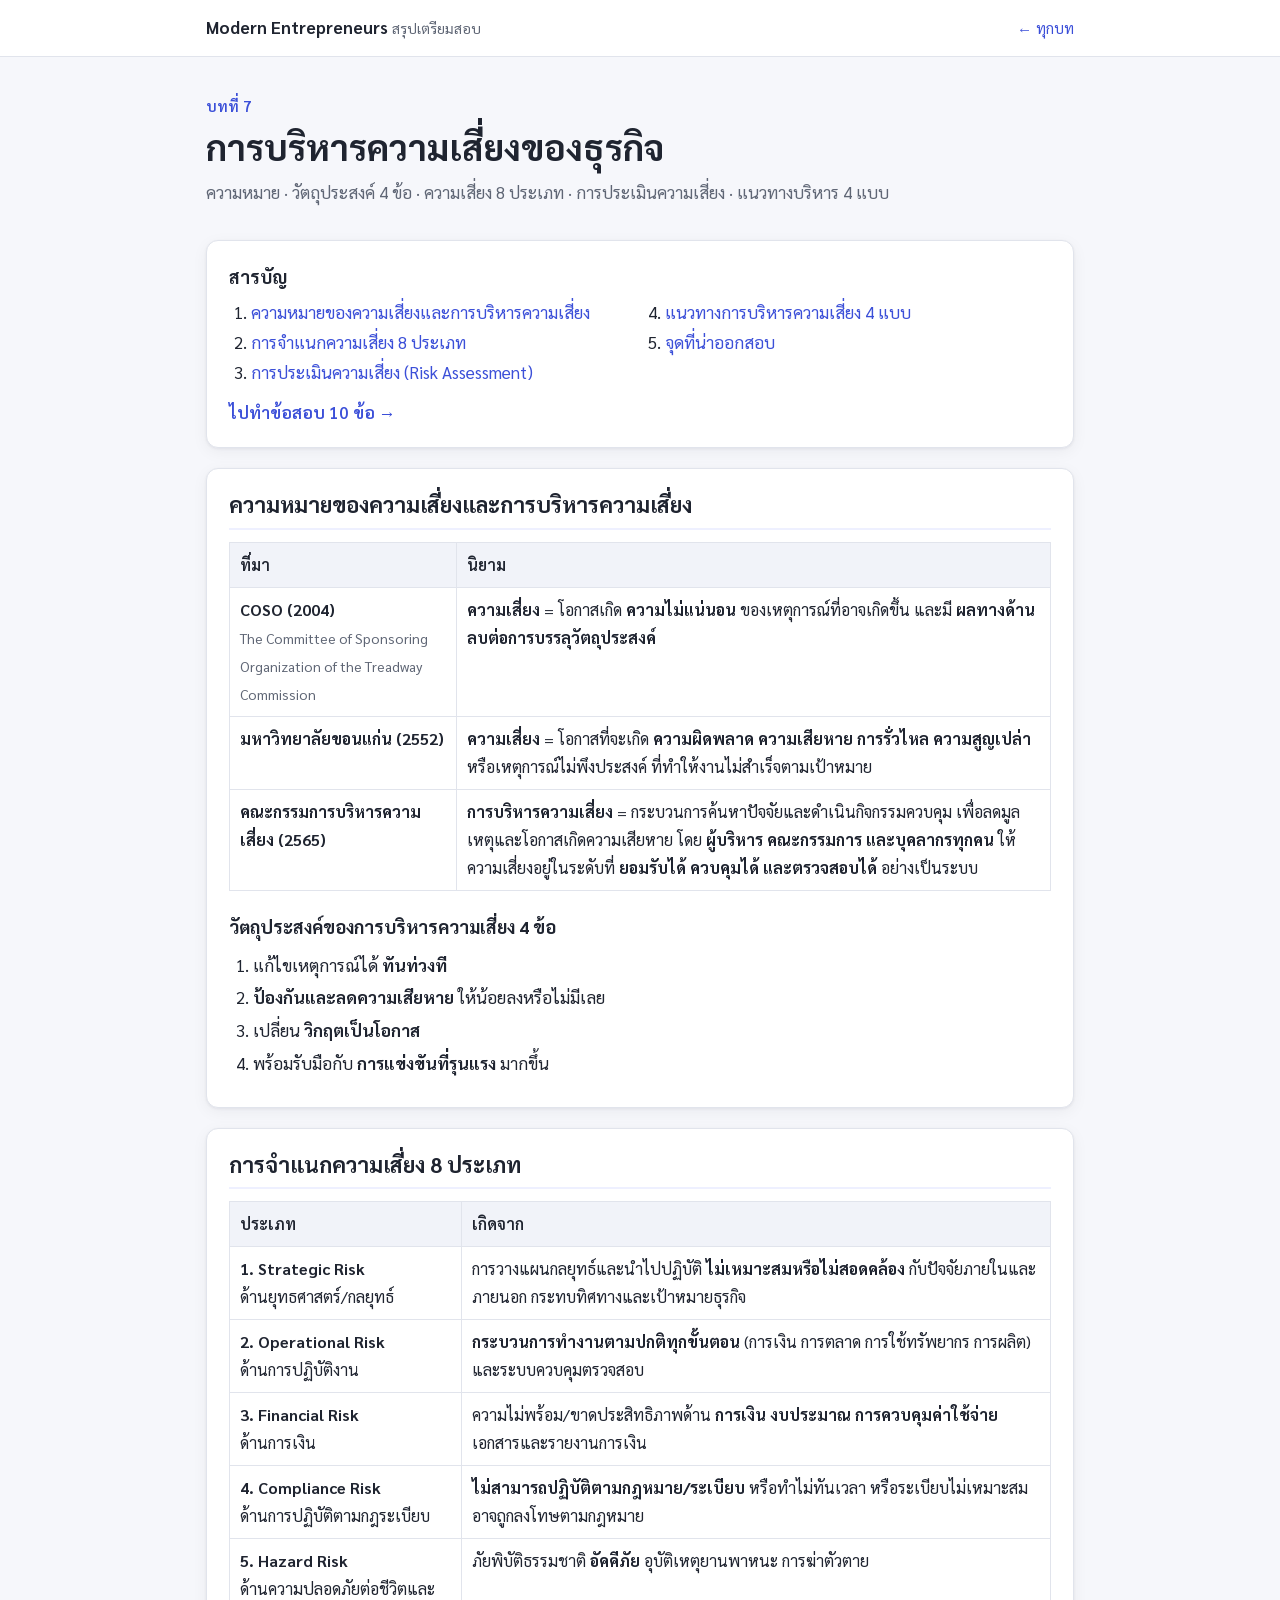
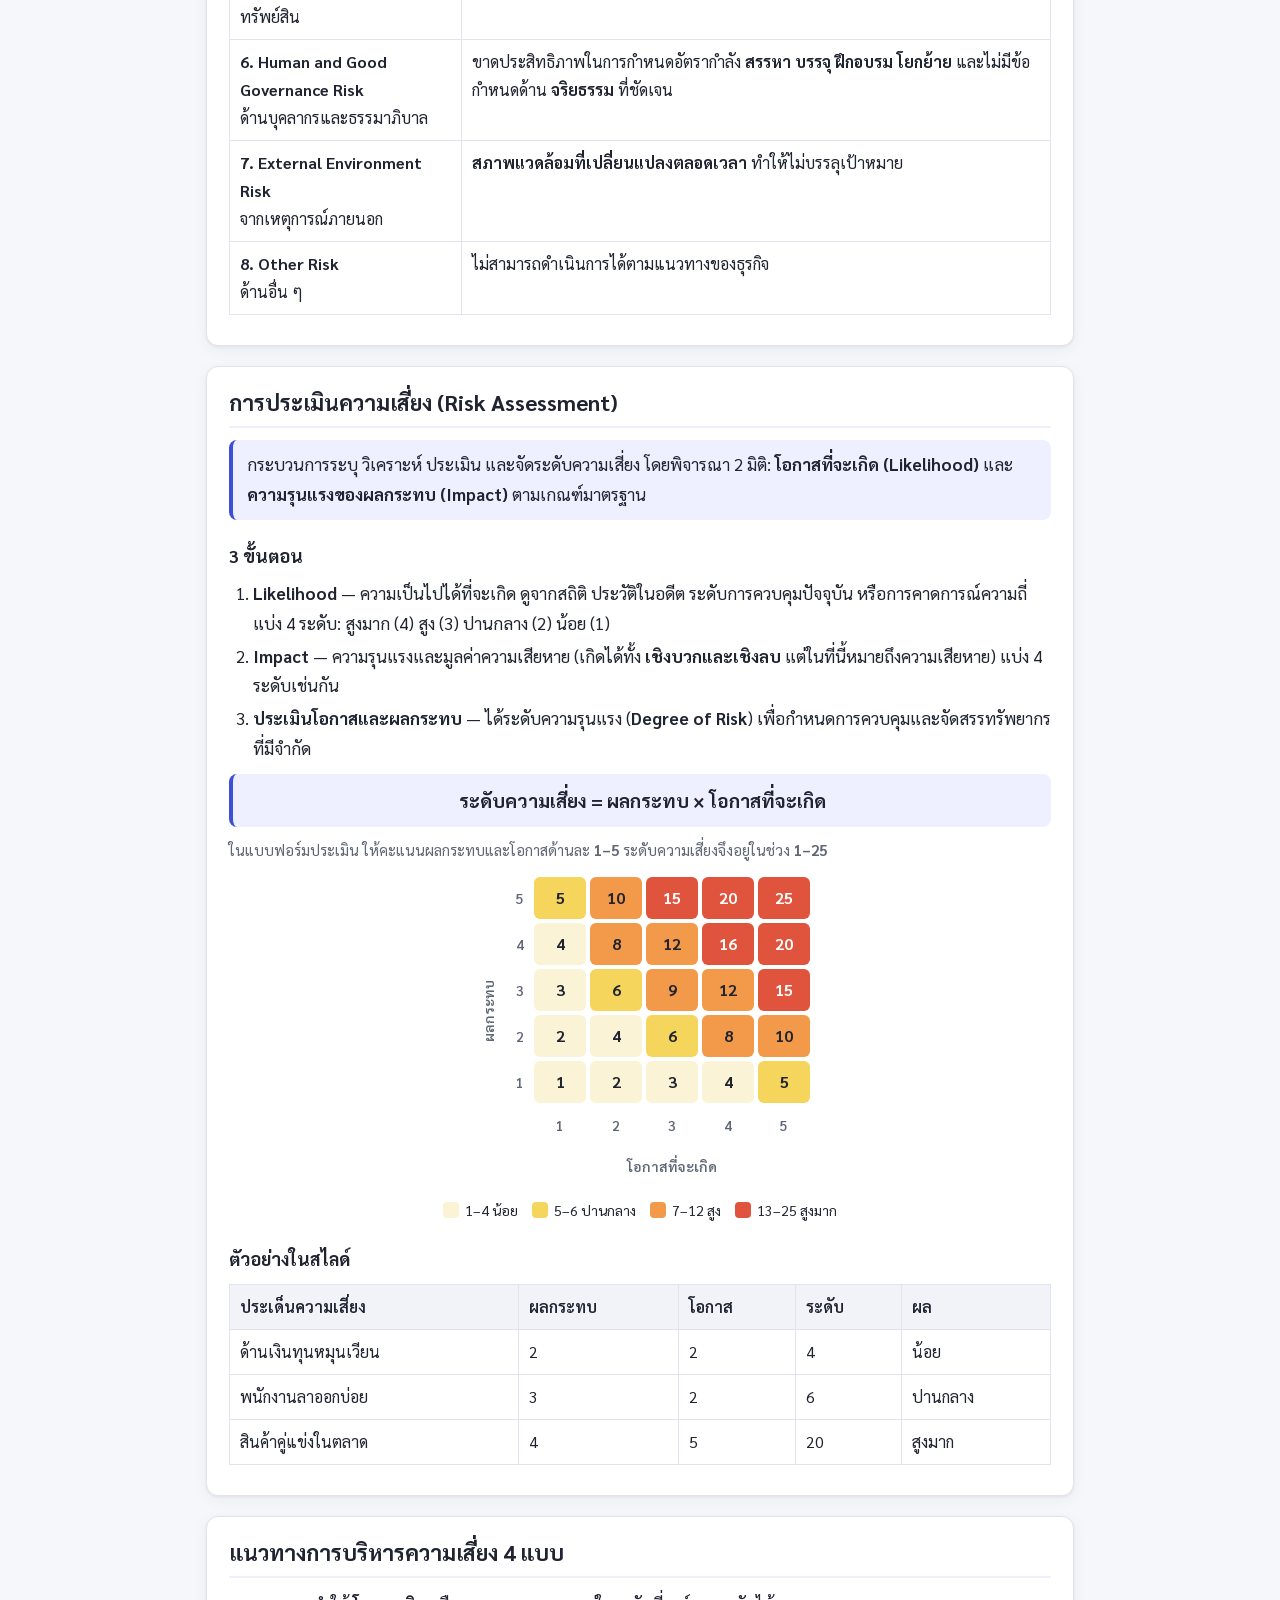
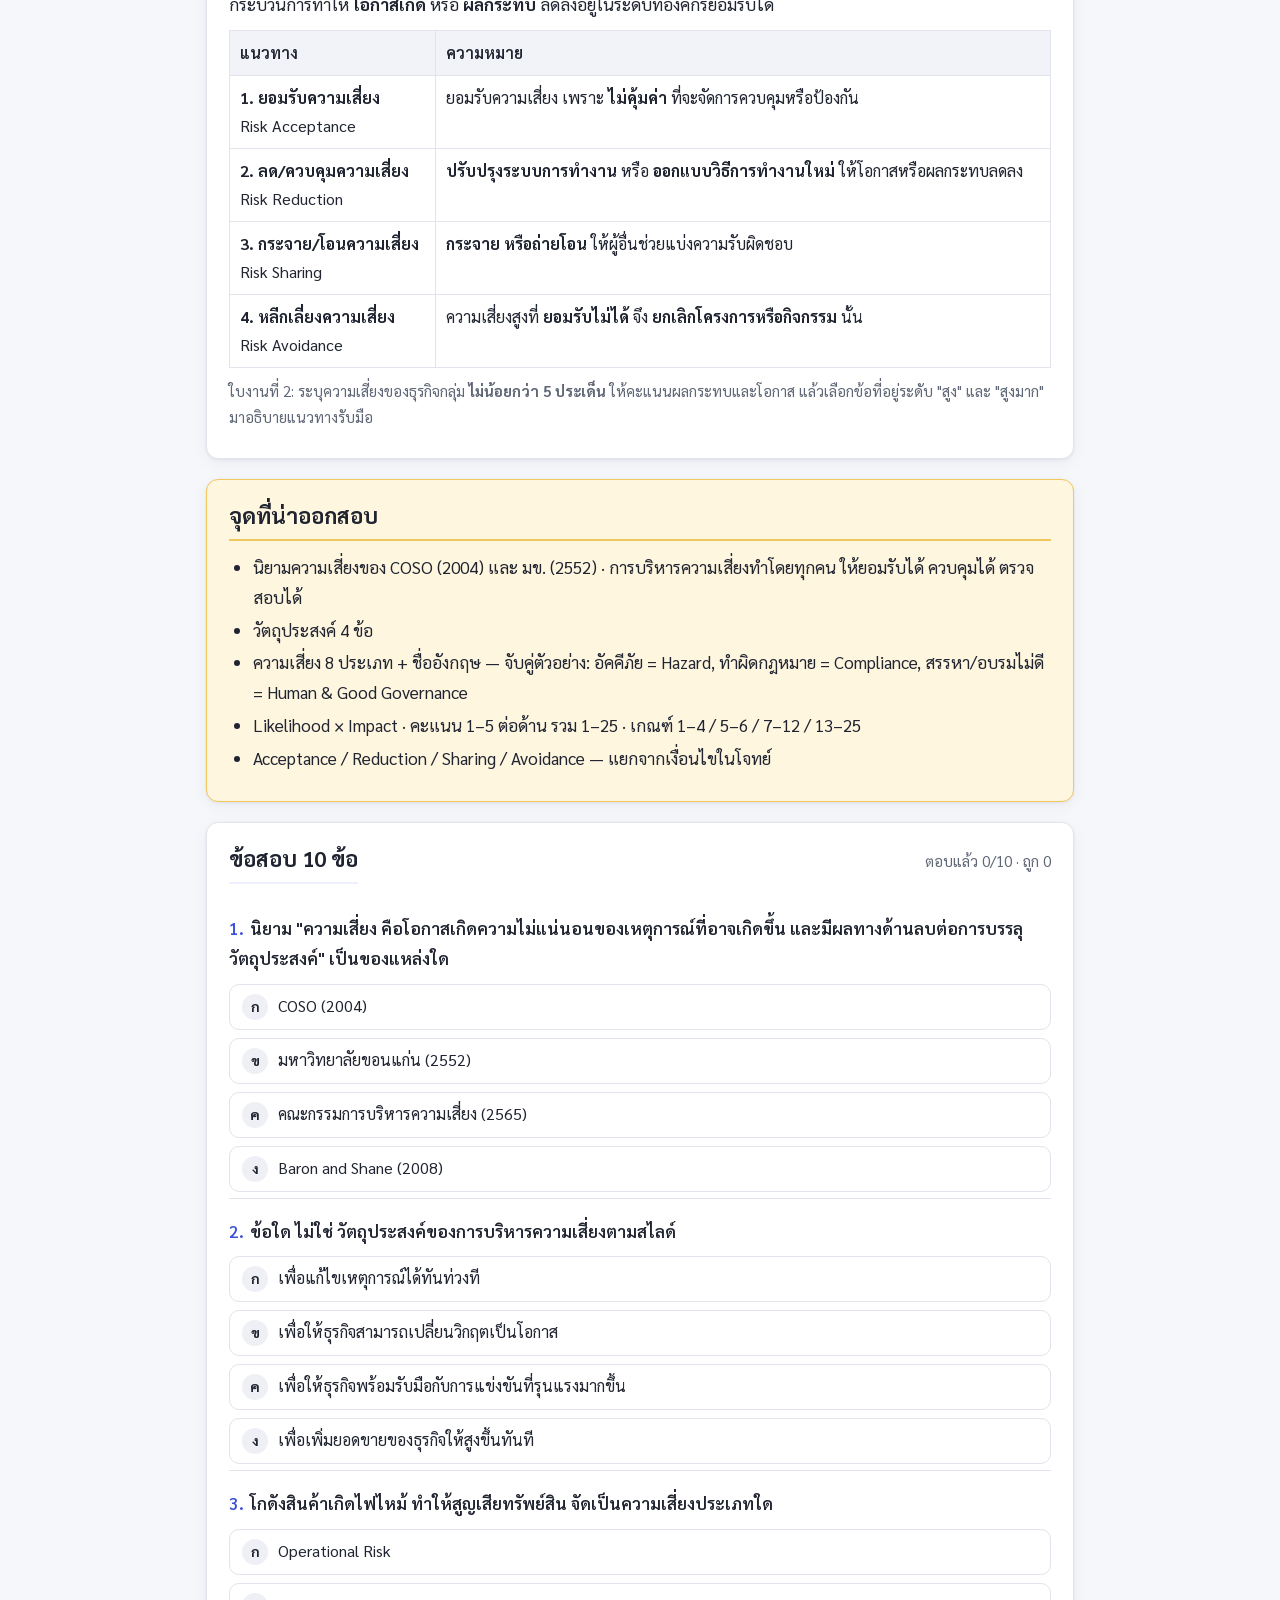
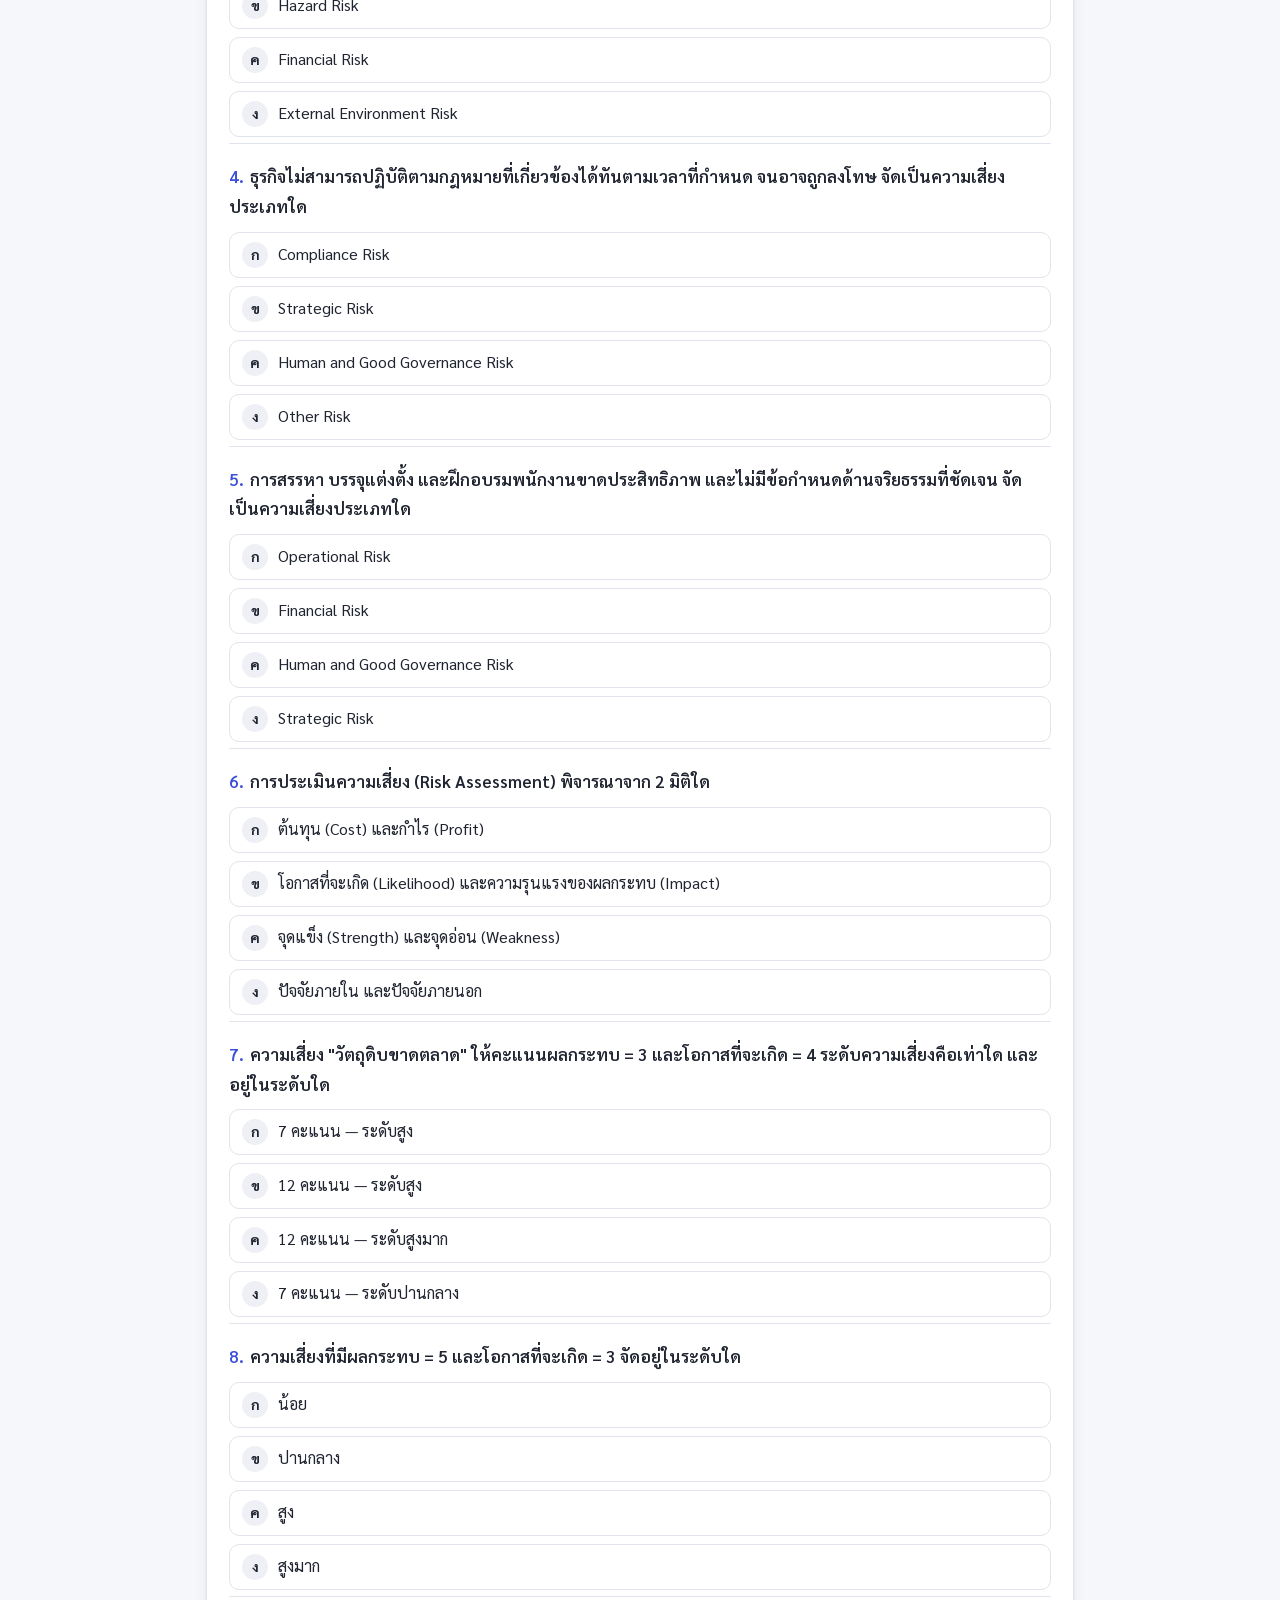
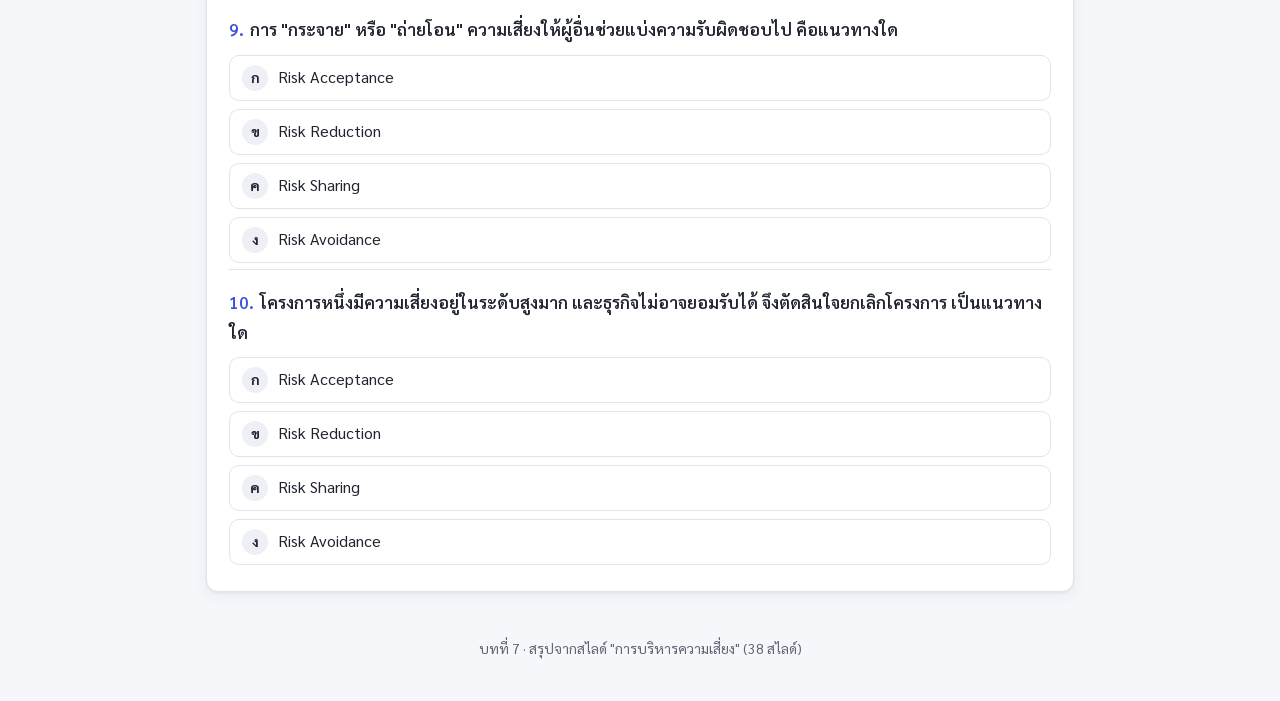
<file: chapters/07-risk.html>
<!doctype html>
<html lang="th">
<head>
  <meta charset="utf-8">
  <meta name="viewport" content="width=device-width, initial-scale=1">
  <title>บทที่ 7 การบริหารความเสี่ยง</title>
  <link rel="preconnect" href="https://fonts.googleapis.com">
  <link rel="preconnect" href="https://fonts.gstatic.com" crossorigin>
  <link href="https://fonts.googleapis.com/css2?family=Sarabun:wght@400;600;700&display=swap" rel="stylesheet">
  <link rel="stylesheet" href="../css/style.css">
</head>
<body>
  <header class="site-header">
    <div class="wrap">
      <a class="brand" href="../index.html">Modern Entrepreneurs <small>สรุปเตรียมสอบ</small></a>
      <a class="header-link" href="../index.html">← ทุกบท</a>
    </div>
  </header>

  <main class="wrap">
    <div class="hero">
      <p class="eyebrow">บทที่ 7</p>
      <h1>การบริหารความเสี่ยงของธุรกิจ</h1>
      <p>ความหมาย · วัตถุประสงค์ 4 ข้อ · ความเสี่ยง 8 ประเภท · การประเมินความเสี่ยง · แนวทางบริหาร 4 แบบ</p>
    </div>

    <nav class="card toc" id="toc">
      <h2>สารบัญ</h2>
      <ol></ol>
      <a class="to-quiz" href="#quiz">ไปทำข้อสอบ 10 ข้อ →</a>
    </nav>

    <!-- ===== 1 ===== -->
    <section class="card topic" id="meaning">
      <h2>ความหมายของความเสี่ยงและการบริหารความเสี่ยง</h2>
      <div class="table-wrap">
        <table>
          <thead><tr><th>ที่มา</th><th>นิยาม</th></tr></thead>
          <tbody>
            <tr><td><b>COSO (2004)</b><br><span class="src">The Committee of Sponsoring Organization of the Treadway Commission</span></td><td><b>ความเสี่ยง</b> = โอกาสเกิด <b>ความไม่แน่นอน</b> ของเหตุการณ์ที่อาจเกิดขึ้น และมี <b>ผลทางด้านลบต่อการบรรลุวัตถุประสงค์</b></td></tr>
            <tr><td><b>มหาวิทยาลัยขอนแก่น (2552)</b></td><td><b>ความเสี่ยง</b> = โอกาสที่จะเกิด <b>ความผิดพลาด ความเสียหาย การรั่วไหล ความสูญเปล่า</b> หรือเหตุการณ์ไม่พึงประสงค์ ที่ทำให้งานไม่สำเร็จตามเป้าหมาย</td></tr>
            <tr><td><b>คณะกรรมการบริหารความเสี่ยง (2565)</b></td><td><b>การบริหารความเสี่ยง</b> = กระบวนการค้นหาปัจจัยและดำเนินกิจกรรมควบคุม เพื่อลดมูลเหตุและโอกาสเกิดความเสียหาย โดย <b>ผู้บริหาร คณะกรรมการ และบุคลากรทุกคน</b> ให้ความเสี่ยงอยู่ในระดับที่ <b>ยอมรับได้ ควบคุมได้ และตรวจสอบได้</b> อย่างเป็นระบบ</td></tr>
          </tbody>
        </table>
      </div>

      <h3>วัตถุประสงค์ของการบริหารความเสี่ยง 4 ข้อ</h3>
      <ol>
        <li>แก้ไขเหตุการณ์ได้ <b>ทันท่วงที</b></li>
        <li><b>ป้องกันและลดความเสียหาย</b> ให้น้อยลงหรือไม่มีเลย</li>
        <li>เปลี่ยน <b>วิกฤตเป็นโอกาส</b></li>
        <li>พร้อมรับมือกับ <b>การแข่งขันที่รุนแรง</b> มากขึ้น</li>
      </ol>
    </section>

    <!-- ===== 2 ===== -->
    <section class="card topic" id="types">
      <h2>การจำแนกความเสี่ยง 8 ประเภท</h2>
      <div class="table-wrap">
        <table>
          <thead><tr><th>ประเภท</th><th>เกิดจาก</th></tr></thead>
          <tbody>
            <tr><td><b>1. Strategic Risk</b><br>ด้านยุทธศาสตร์/กลยุทธ์</td><td>การวางแผนกลยุทธ์และนำไปปฏิบัติ <b>ไม่เหมาะสมหรือไม่สอดคล้อง</b> กับปัจจัยภายในและภายนอก กระทบทิศทางและเป้าหมายธุรกิจ</td></tr>
            <tr><td><b>2. Operational Risk</b><br>ด้านการปฏิบัติงาน</td><td><b>กระบวนการทำงานตามปกติทุกขั้นตอน</b> (การเงิน การตลาด การใช้ทรัพยากร การผลิต) และระบบควบคุมตรวจสอบ</td></tr>
            <tr><td><b>3. Financial Risk</b><br>ด้านการเงิน</td><td>ความไม่พร้อม/ขาดประสิทธิภาพด้าน <b>การเงิน งบประมาณ การควบคุมค่าใช้จ่าย</b> เอกสารและรายงานการเงิน</td></tr>
            <tr><td><b>4. Compliance Risk</b><br>ด้านการปฏิบัติตามกฎระเบียบ</td><td><b>ไม่สามารถปฏิบัติตามกฎหมาย/ระเบียบ</b> หรือทำไม่ทันเวลา หรือระเบียบไม่เหมาะสม อาจถูกลงโทษตามกฎหมาย</td></tr>
            <tr><td><b>5. Hazard Risk</b><br>ด้านความปลอดภัยต่อชีวิตและทรัพย์สิน</td><td>ภัยพิบัติธรรมชาติ <b>อัคคีภัย</b> อุบัติเหตุยานพาหนะ การฆ่าตัวตาย</td></tr>
            <tr><td><b>6. Human and Good Governance Risk</b><br>ด้านบุคลากรและธรรมาภิบาล</td><td>ขาดประสิทธิภาพในการกำหนดอัตรากำลัง <b>สรรหา บรรจุ ฝึกอบรม โยกย้าย</b> และไม่มีข้อกำหนดด้าน <b>จริยธรรม</b> ที่ชัดเจน</td></tr>
            <tr><td><b>7. External Environment Risk</b><br>จากเหตุการณ์ภายนอก</td><td><b>สภาพแวดล้อมที่เปลี่ยนแปลงตลอดเวลา</b> ทำให้ไม่บรรลุเป้าหมาย</td></tr>
            <tr><td><b>8. Other Risk</b><br>ด้านอื่น ๆ</td><td>ไม่สามารถดำเนินการได้ตามแนวทางของธุรกิจ</td></tr>
          </tbody>
        </table>
      </div>
    </section>

    <!-- ===== 3 ===== -->
    <section class="card topic" id="assessment">
      <h2>การประเมินความเสี่ยง (Risk Assessment)</h2>
      <div class="def">กระบวนการระบุ วิเคราะห์ ประเมิน และจัดระดับความเสี่ยง โดยพิจารณา 2 มิติ: <b>โอกาสที่จะเกิด (Likelihood)</b> และ <b>ความรุนแรงของผลกระทบ (Impact)</b> ตามเกณฑ์มาตรฐาน</div>
      <h3>3 ขั้นตอน</h3>
      <ol>
        <li><b>Likelihood</b> — ความเป็นไปได้ที่จะเกิด ดูจากสถิติ ประวัติในอดีต ระดับการควบคุมปัจจุบัน หรือการคาดการณ์ความถี่ แบ่ง 4 ระดับ: สูงมาก (4) สูง (3) ปานกลาง (2) น้อย (1)</li>
        <li><b>Impact</b> — ความรุนแรงและมูลค่าความเสียหาย (เกิดได้ทั้ง <b>เชิงบวกและเชิงลบ</b> แต่ในที่นี้หมายถึงความเสียหาย) แบ่ง 4 ระดับเช่นกัน</li>
        <li><b>ประเมินโอกาสและผลกระทบ</b> — ได้ระดับความรุนแรง (<b>Degree of Risk</b>) เพื่อกำหนดการควบคุมและจัดสรรทรัพยากรที่มีจำกัด</li>
      </ol>
      <div class="def" style="text-align:center;font-size:19px"><b>ระดับความเสี่ยง = ผลกระทบ × โอกาสที่จะเกิด</b></div>
      <p class="note">ในแบบฟอร์มประเมิน ให้คะแนนผลกระทบและโอกาสด้านละ <b>1–5</b> ระดับความเสี่ยงจึงอยู่ในช่วง <b>1–25</b></p>

      <div class="table-wrap">
        <table class="matrix" aria-label="ตารางระดับความเสี่ยง">
          <tr><th rowspan="6" style="writing-mode:vertical-rl;transform:rotate(180deg)">ผลกระทบ</th><th>5</th><td class="lv-mid">5</td><td class="lv-high">10</td><td class="lv-vh">15</td><td class="lv-vh">20</td><td class="lv-vh">25</td></tr>
          <tr><th>4</th><td class="lv-low">4</td><td class="lv-high">8</td><td class="lv-high">12</td><td class="lv-vh">16</td><td class="lv-vh">20</td></tr>
          <tr><th>3</th><td class="lv-low">3</td><td class="lv-mid">6</td><td class="lv-high">9</td><td class="lv-high">12</td><td class="lv-vh">15</td></tr>
          <tr><th>2</th><td class="lv-low">2</td><td class="lv-low">4</td><td class="lv-mid">6</td><td class="lv-high">8</td><td class="lv-high">10</td></tr>
          <tr><th>1</th><td class="lv-low">1</td><td class="lv-low">2</td><td class="lv-low">3</td><td class="lv-low">4</td><td class="lv-mid">5</td></tr>
          <tr><th></th><th>1</th><th>2</th><th>3</th><th>4</th><th>5</th></tr>
          <tr><th></th><th></th><th colspan="5">โอกาสที่จะเกิด</th></tr>
        </table>
      </div>
      <div class="legend">
        <span><i class="lv-low"></i>1–4 น้อย</span>
        <span><i class="lv-mid"></i>5–6 ปานกลาง</span>
        <span><i class="lv-high"></i>7–12 สูง</span>
        <span><i class="lv-vh"></i>13–25 สูงมาก</span>
      </div>

      <h3>ตัวอย่างในสไลด์</h3>
      <div class="table-wrap">
        <table>
          <thead><tr><th>ประเด็นความเสี่ยง</th><th>ผลกระทบ</th><th>โอกาส</th><th>ระดับ</th><th>ผล</th></tr></thead>
          <tbody>
            <tr><td>ด้านเงินทุนหมุนเวียน</td><td>2</td><td>2</td><td>4</td><td>น้อย</td></tr>
            <tr><td>พนักงานลาออกบ่อย</td><td>3</td><td>2</td><td>6</td><td>ปานกลาง</td></tr>
            <tr><td>สินค้าคู่แข่งในตลาด</td><td>4</td><td>5</td><td>20</td><td>สูงมาก</td></tr>
          </tbody>
        </table>
      </div>
    </section>

    <!-- ===== 4 ===== -->
    <section class="card topic" id="response">
      <h2>แนวทางการบริหารความเสี่ยง 4 แบบ</h2>
      <p>กระบวนการทำให้ <b>โอกาสเกิด</b> หรือ <b>ผลกระทบ</b> ลดลงอยู่ในระดับที่องค์กรยอมรับได้</p>
      <div class="table-wrap">
        <table>
          <thead><tr><th>แนวทาง</th><th>ความหมาย</th></tr></thead>
          <tbody>
            <tr><td><b>1. ยอมรับความเสี่ยง</b><br>Risk Acceptance</td><td>ยอมรับความเสี่ยง เพราะ <b>ไม่คุ้มค่า</b> ที่จะจัดการควบคุมหรือป้องกัน</td></tr>
            <tr><td><b>2. ลด/ควบคุมความเสี่ยง</b><br>Risk Reduction</td><td><b>ปรับปรุงระบบการทำงาน</b> หรือ <b>ออกแบบวิธีการทำงานใหม่</b> ให้โอกาสหรือผลกระทบลดลง</td></tr>
            <tr><td><b>3. กระจาย/โอนความเสี่ยง</b><br>Risk Sharing</td><td><b>กระจาย หรือถ่ายโอน</b> ให้ผู้อื่นช่วยแบ่งความรับผิดชอบ</td></tr>
            <tr><td><b>4. หลีกเลี่ยงความเสี่ยง</b><br>Risk Avoidance</td><td>ความเสี่ยงสูงที่ <b>ยอมรับไม่ได้</b> จึง <b>ยกเลิกโครงการหรือกิจกรรม</b> นั้น</td></tr>
          </tbody>
        </table>
      </div>
      <p class="note">ใบงานที่ 2: ระบุความเสี่ยงของธุรกิจกลุ่ม <b>ไม่น้อยกว่า 5 ประเด็น</b> ให้คะแนนผลกระทบและโอกาส แล้วเลือกข้อที่อยู่ระดับ "สูง" และ "สูงมาก" มาอธิบายแนวทางรับมือ</p>
    </section>

    <!-- ===== exam points ===== -->
    <section class="card exam-points topic" id="exam-points">
      <h2>จุดที่น่าออกสอบ</h2>
      <ul>
        <li>นิยามความเสี่ยงของ COSO (2004) และ มข. (2552) · การบริหารความเสี่ยงทำโดยทุกคน ให้ยอมรับได้ ควบคุมได้ ตรวจสอบได้</li>
        <li>วัตถุประสงค์ 4 ข้อ</li>
        <li>ความเสี่ยง 8 ประเภท + ชื่ออังกฤษ — จับคู่ตัวอย่าง: อัคคีภัย = Hazard, ทำผิดกฎหมาย = Compliance, สรรหา/อบรมไม่ดี = Human &amp; Good Governance</li>
        <li>Likelihood × Impact · คะแนน 1–5 ต่อด้าน รวม 1–25 · เกณฑ์ 1–4 / 5–6 / 7–12 / 13–25</li>
        <li>Acceptance / Reduction / Sharing / Avoidance — แยกจากเงื่อนไขในโจทย์</li>
      </ul>
    </section>

    <!-- ===== quiz ===== -->
    <section class="card" id="quiz">
      <div class="quiz-head">
        <h2>ข้อสอบ 10 ข้อ</h2>
        <span class="quiz-progress"><span id="quiz-progress"></span> <span id="quiz-best"></span></span>
      </div>
      <div id="quiz-body"></div>
    </section>
  </main>

  <footer>บทที่ 7 · สรุปจากสไลด์ "การบริหารความเสี่ยง" (38 สไลด์)</footer>

  <script>
    window.QUIZ = {
      id: "07-risk",
      questions: [
        {
          q: "นิยาม \"ความเสี่ยง คือโอกาสเกิดความไม่แน่นอนของเหตุการณ์ที่อาจเกิดขึ้น และมีผลทางด้านลบต่อการบรรลุวัตถุประสงค์\" เป็นของแหล่งใด",
          choices: ["COSO (2004)", "มหาวิทยาลัยขอนแก่น (2552)", "คณะกรรมการบริหารความเสี่ยง (2565)", "Baron and Shane (2008)"],
          answer: 0,
          explain: "เป็นนิยามของ COSO (2004) ส่วน มข. (2552) เน้นความผิดพลาด ความเสียหาย การรั่วไหล ความสูญเปล่า และคณะกรรมการฯ (2565) นิยามการบริหารความเสี่ยง",
          ref: "สไลด์ 7–9"
        },
        {
          q: "ข้อใด ไม่ใช่ วัตถุประสงค์ของการบริหารความเสี่ยงตามสไลด์",
          choices: ["เพื่อแก้ไขเหตุการณ์ได้ทันท่วงที", "เพื่อให้ธุรกิจสามารถเปลี่ยนวิกฤตเป็นโอกาส", "เพื่อให้ธุรกิจพร้อมรับมือกับการแข่งขันที่รุนแรงมากขึ้น", "เพื่อเพิ่มยอดขายของธุรกิจให้สูงขึ้นทันที"],
          answer: 3,
          explain: "วัตถุประสงค์ 4 ข้อคือ แก้ไขทันท่วงที ป้องกันและลดความเสียหาย เปลี่ยนวิกฤตเป็นโอกาส และพร้อมรับการแข่งขันรุนแรง ไม่มีเรื่องเพิ่มยอดขาย",
          ref: "สไลด์ 11"
        },
        {
          q: "โกดังสินค้าเกิดไฟไหม้ ทำให้สูญเสียทรัพย์สิน จัดเป็นความเสี่ยงประเภทใด",
          choices: ["Operational Risk", "Hazard Risk", "Financial Risk", "External Environment Risk"],
          answer: 1,
          explain: "Hazard Risk คือความเสี่ยงด้านความปลอดภัยจากอันตรายต่อชีวิตและทรัพย์สิน เช่น ภัยพิบัติ อัคคีภัย อุบัติเหตุ",
          ref: "สไลด์ 17"
        },
        {
          q: "ธุรกิจไม่สามารถปฏิบัติตามกฎหมายที่เกี่ยวข้องได้ทันตามเวลาที่กำหนด จนอาจถูกลงโทษ จัดเป็นความเสี่ยงประเภทใด",
          choices: ["Compliance Risk", "Strategic Risk", "Human and Good Governance Risk", "Other Risk"],
          answer: 0,
          explain: "Compliance Risk เกิดจากการไม่สามารถปฏิบัติตามกฎหมาย กฎระเบียบ ข้อบังคับ หรือทำไม่ทันเวลา และอาจมีผลต่อการลงโทษตามกฎหมาย",
          ref: "สไลด์ 16"
        },
        {
          q: "การสรรหา บรรจุแต่งตั้ง และฝึกอบรมพนักงานขาดประสิทธิภาพ และไม่มีข้อกำหนดด้านจริยธรรมที่ชัดเจน จัดเป็นความเสี่ยงประเภทใด",
          choices: ["Operational Risk", "Financial Risk", "Human and Good Governance Risk", "Strategic Risk"],
          answer: 2,
          explain: "ความเสี่ยงด้านบุคลากรและธรรมาภิบาล เกิดจากการบริหารอัตรากำลัง สรรหา บรรจุ อบรม โยกย้าย ที่ขาดประสิทธิภาพ และไม่มีข้อกำหนดด้านจริยธรรม",
          ref: "สไลด์ 18"
        },
        {
          q: "การประเมินความเสี่ยง (Risk Assessment) พิจารณาจาก 2 มิติใด",
          choices: ["ต้นทุน (Cost) และกำไร (Profit)", "โอกาสที่จะเกิด (Likelihood) และความรุนแรงของผลกระทบ (Impact)", "จุดแข็ง (Strength) และจุดอ่อน (Weakness)", "ปัจจัยภายใน และปัจจัยภายนอก"],
          answer: 1,
          explain: "การประเมินความเสี่ยงพิจารณาระดับโอกาสที่จะเกิดเหตุการณ์ (Likelihood) และระดับความรุนแรงของผลกระทบ (Impact) ตามเกณฑ์มาตรฐาน",
          ref: "สไลด์ 22"
        },
        {
          q: "ความเสี่ยง \"วัตถุดิบขาดตลาด\" ให้คะแนนผลกระทบ = 3 และโอกาสที่จะเกิด = 4 ระดับความเสี่ยงคือเท่าใด และอยู่ในระดับใด",
          choices: ["7 คะแนน — ระดับสูง", "12 คะแนน — ระดับสูง", "12 คะแนน — ระดับสูงมาก", "7 คะแนน — ระดับปานกลาง"],
          answer: 1,
          explain: "ระดับความเสี่ยง = ผลกระทบ × โอกาส = 3 × 4 = 12 ซึ่งอยู่ในช่วง 7–12 คือระดับสูง (ไม่ใช่การบวก 3 + 4)",
          ref: "สไลด์ 26–27"
        },
        {
          q: "ความเสี่ยงที่มีผลกระทบ = 5 และโอกาสที่จะเกิด = 3 จัดอยู่ในระดับใด",
          choices: ["น้อย", "ปานกลาง", "สูง", "สูงมาก"],
          answer: 3,
          explain: "5 × 3 = 15 อยู่ในช่วง 13–25 คือระดับสูงมาก (เกณฑ์: 1–4 น้อย, 5–6 ปานกลาง, 7–12 สูง, 13–25 สูงมาก)",
          ref: "สไลด์ 27"
        },
        {
          q: "การ \"กระจาย\" หรือ \"ถ่ายโอน\" ความเสี่ยงให้ผู้อื่นช่วยแบ่งความรับผิดชอบไป คือแนวทางใด",
          choices: ["Risk Acceptance", "Risk Reduction", "Risk Sharing", "Risk Avoidance"],
          answer: 2,
          explain: "Risk Sharing คือการกระจายหรือโอนความเสี่ยงให้ผู้อื่นร่วมรับผิดชอบ",
          ref: "สไลด์ 33"
        },
        {
          q: "โครงการหนึ่งมีความเสี่ยงอยู่ในระดับสูงมาก และธุรกิจไม่อาจยอมรับได้ จึงตัดสินใจยกเลิกโครงการ เป็นแนวทางใด",
          choices: ["Risk Acceptance", "Risk Reduction", "Risk Sharing", "Risk Avoidance"],
          answer: 3,
          explain: "Risk Avoidance ใช้กับความเสี่ยงระดับสูงที่ยอมรับไม่ได้ จึงยกเลิกโครงการหรือกิจกรรมนั้น ส่วน Acceptance ใช้เมื่อไม่คุ้มค่าที่จะจัดการ",
          ref: "สไลด์ 31, 34"
        }
      ]
    };
  </script>
  <script src="../js/quiz.js"></script>
</body>
</html>
</file>
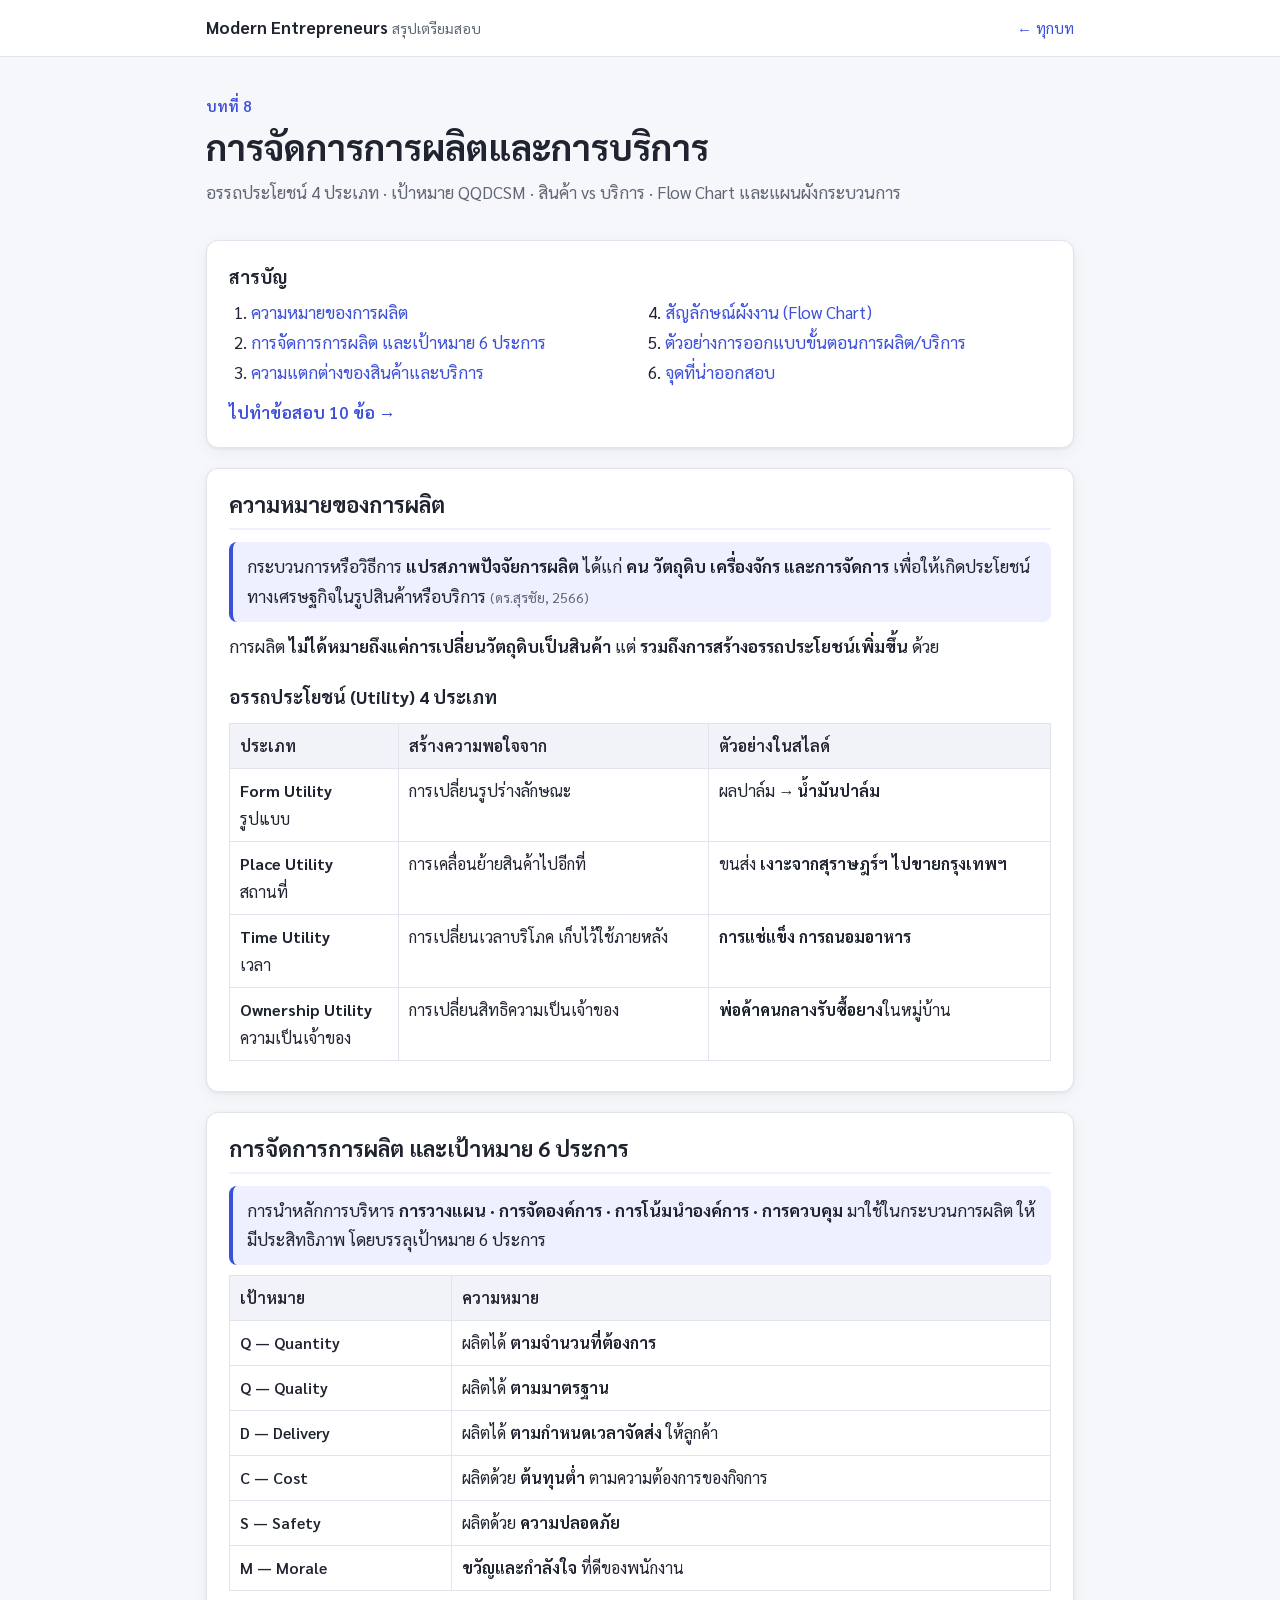
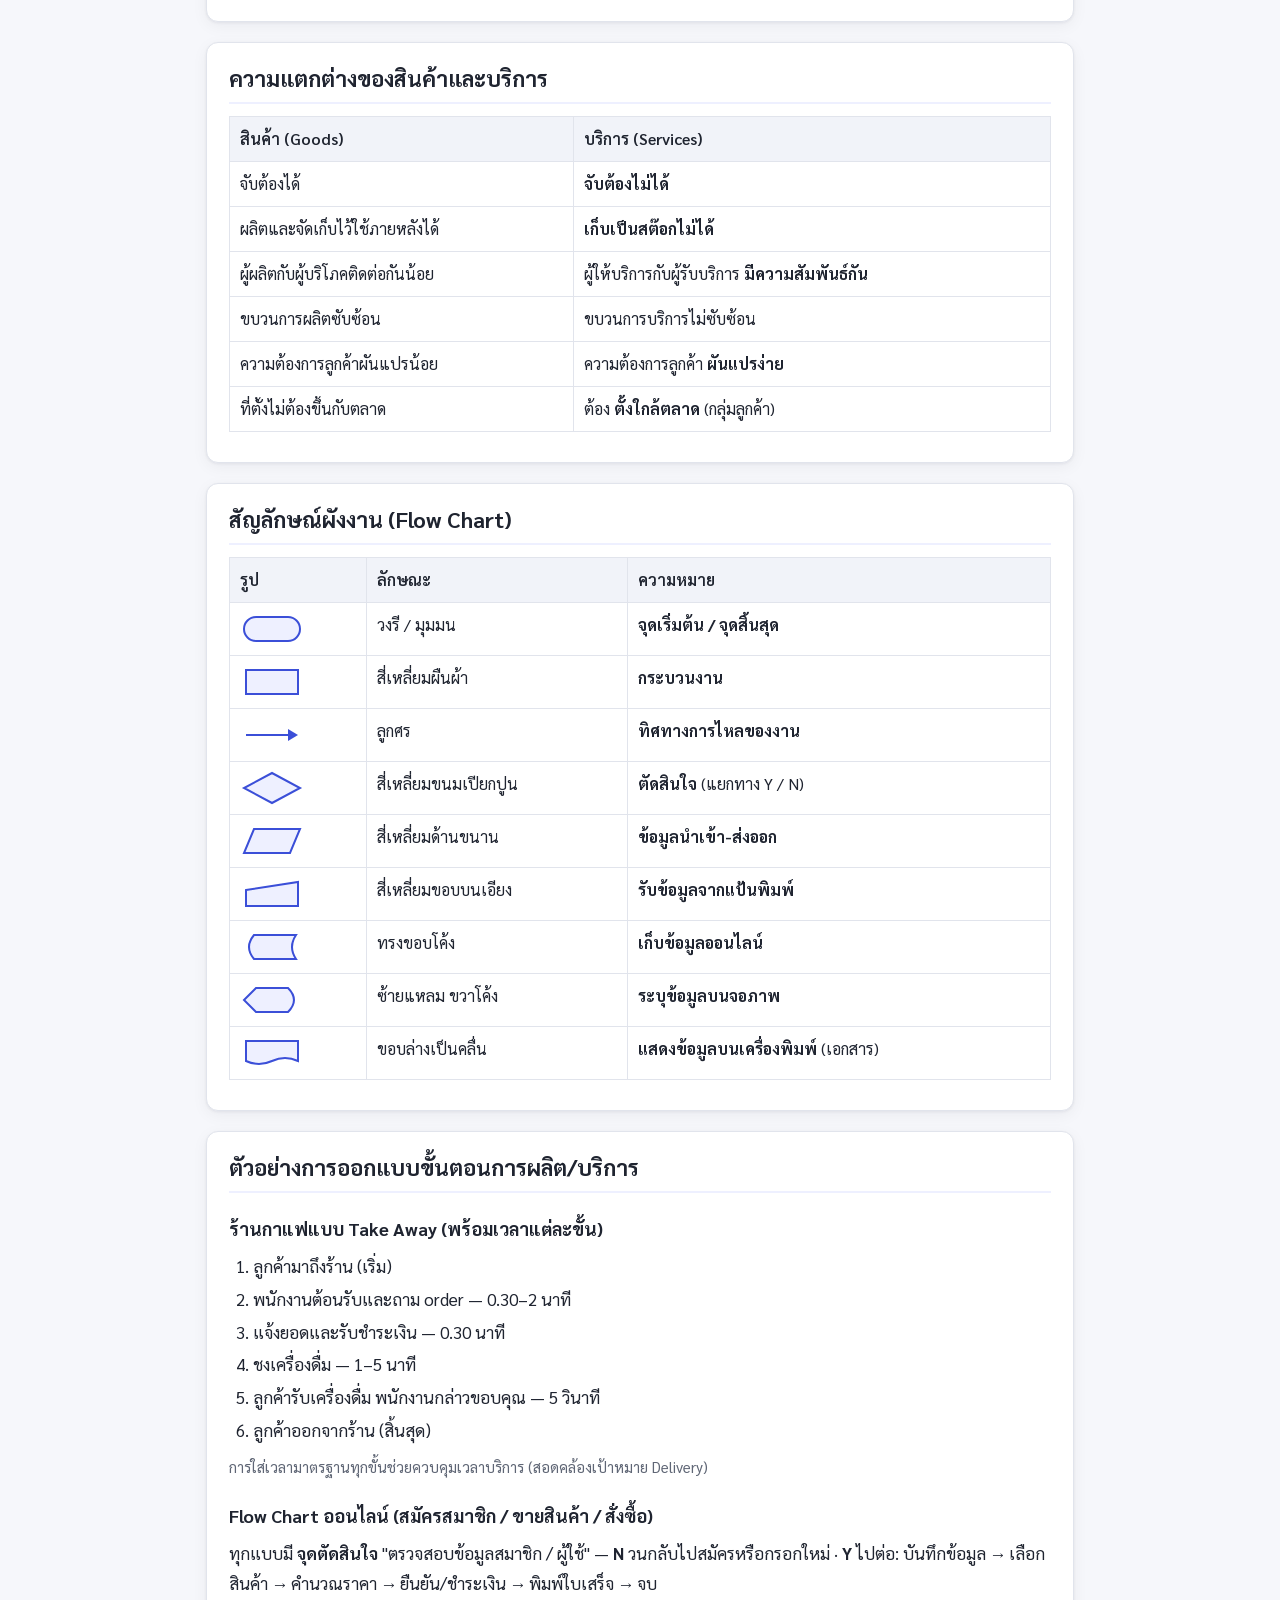
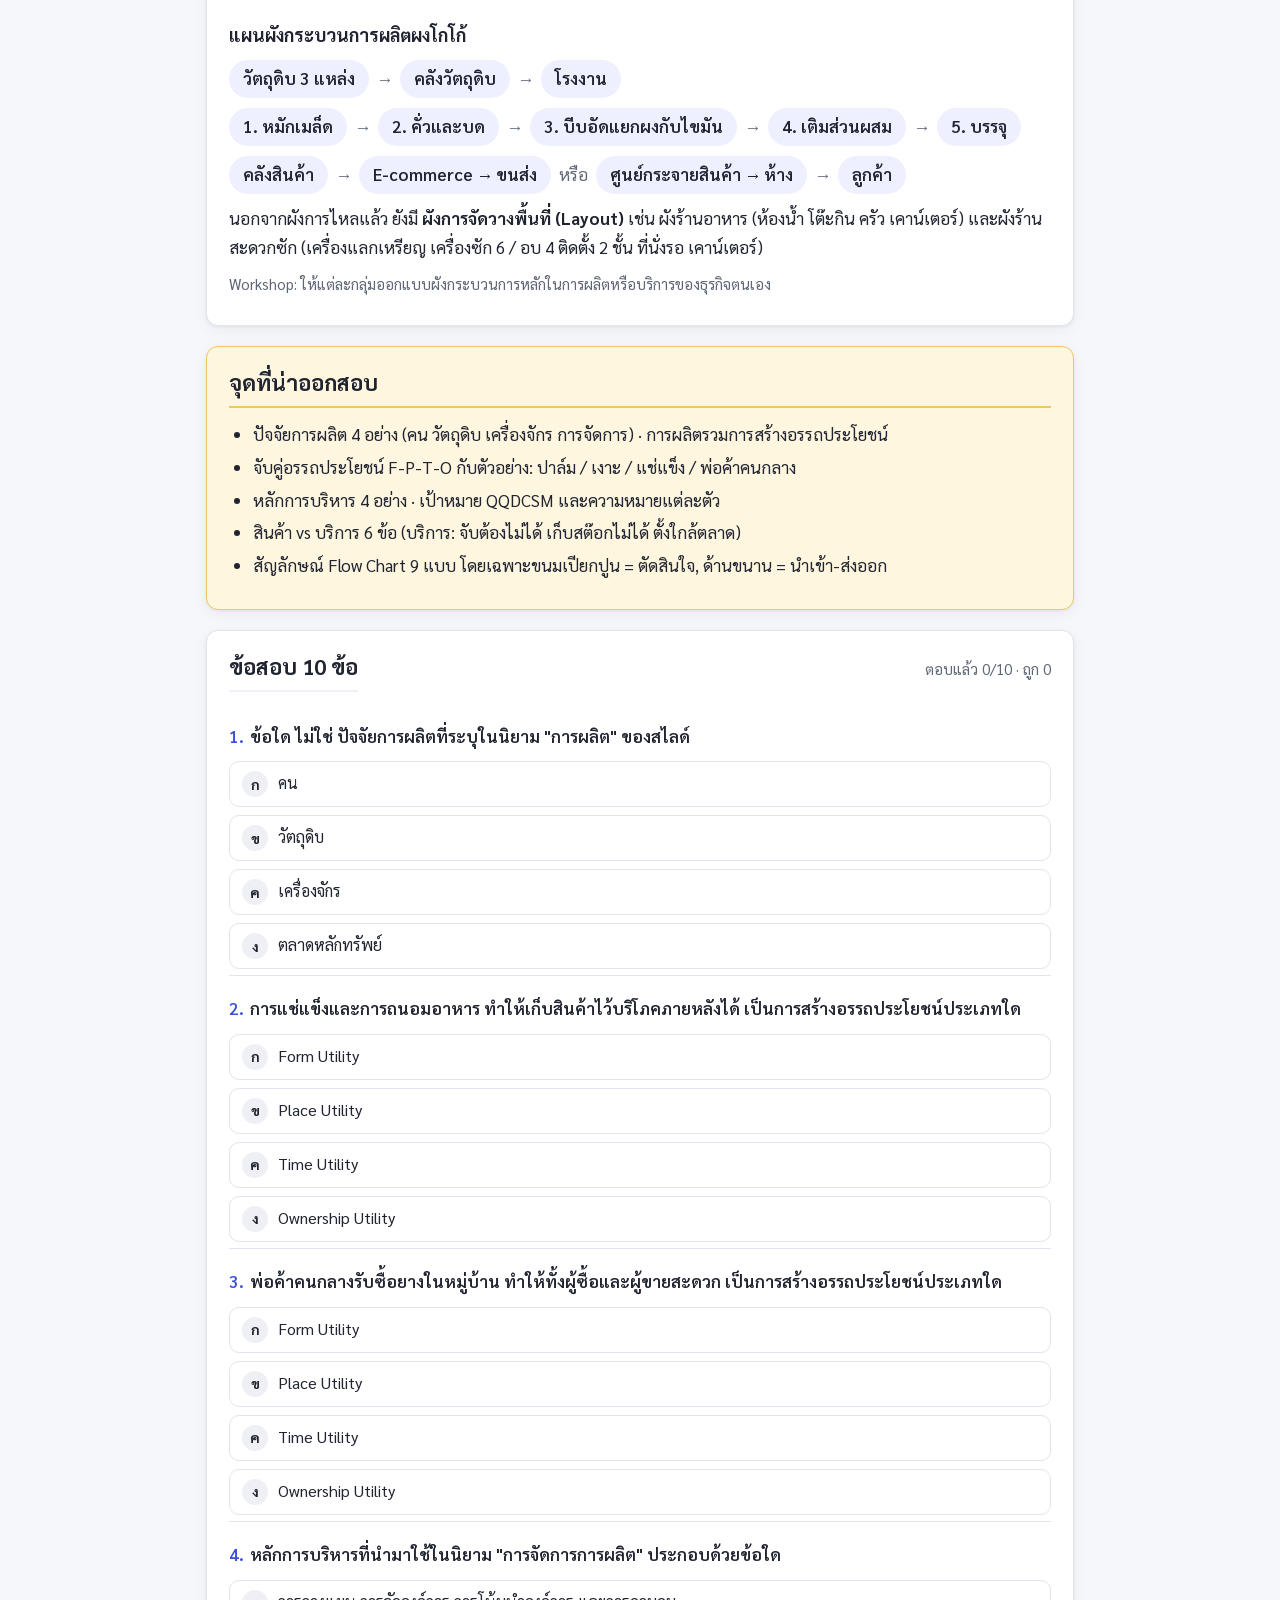
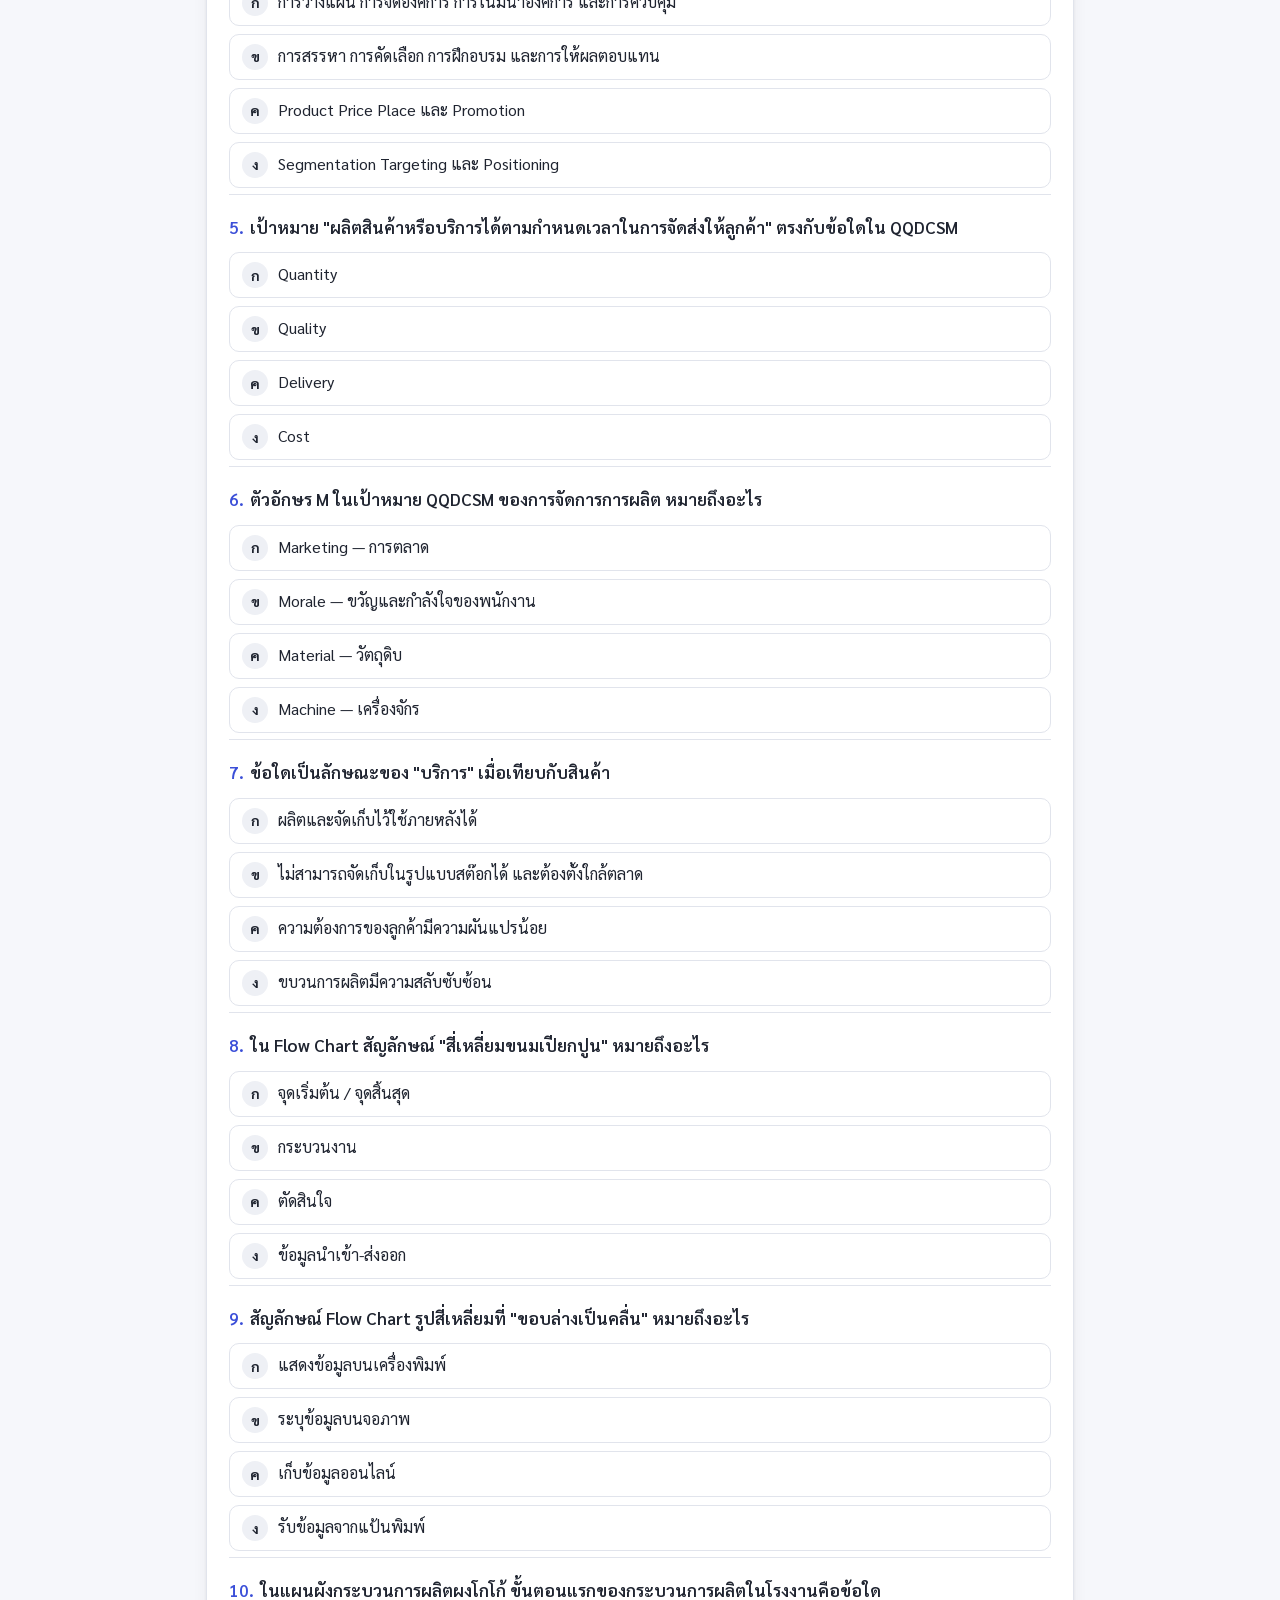
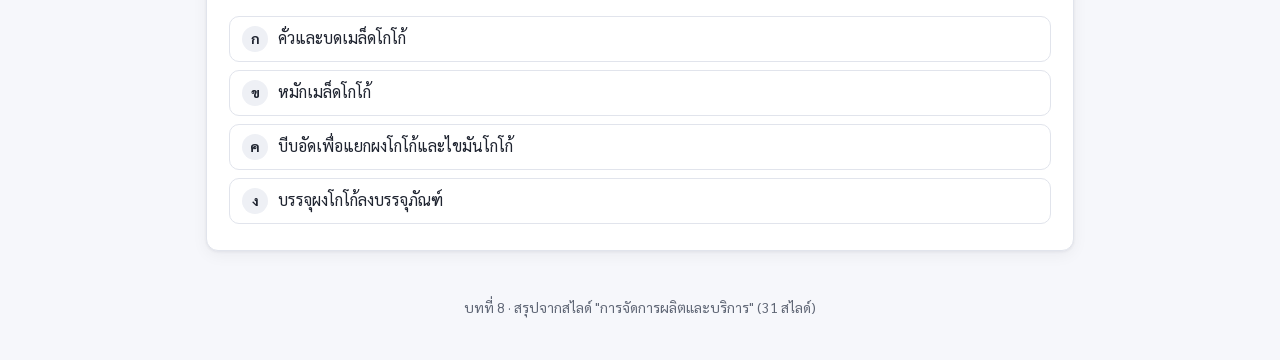
<file: chapters/08-production.html>
<!doctype html>
<html lang="th">
<head>
  <meta charset="utf-8">
  <meta name="viewport" content="width=device-width, initial-scale=1">
  <title>บทที่ 8 การจัดการผลิตและบริการ</title>
  <link rel="preconnect" href="https://fonts.googleapis.com">
  <link rel="preconnect" href="https://fonts.gstatic.com" crossorigin>
  <link href="https://fonts.googleapis.com/css2?family=Sarabun:wght@400;600;700&display=swap" rel="stylesheet">
  <link rel="stylesheet" href="../css/style.css">
</head>
<body>
  <header class="site-header">
    <div class="wrap">
      <a class="brand" href="../index.html">Modern Entrepreneurs <small>สรุปเตรียมสอบ</small></a>
      <a class="header-link" href="../index.html">← ทุกบท</a>
    </div>
  </header>

  <main class="wrap">
    <div class="hero">
      <p class="eyebrow">บทที่ 8</p>
      <h1>การจัดการการผลิตและการบริการ</h1>
      <p>อรรถประโยชน์ 4 ประเภท · เป้าหมาย QQDCSM · สินค้า vs บริการ · Flow Chart และแผนผังกระบวนการ</p>
    </div>

    <nav class="card toc" id="toc">
      <h2>สารบัญ</h2>
      <ol></ol>
      <a class="to-quiz" href="#quiz">ไปทำข้อสอบ 10 ข้อ →</a>
    </nav>

    <!-- ===== 1 ===== -->
    <section class="card topic" id="production">
      <h2>ความหมายของการผลิต</h2>
      <div class="def">กระบวนการหรือวิธีการ <b>แปรสภาพปัจจัยการผลิต</b> ได้แก่ <b>คน วัตถุดิบ เครื่องจักร และการจัดการ</b> เพื่อให้เกิดประโยชน์ทางเศรษฐกิจในรูปสินค้าหรือบริการ <span class="src">(ดร.สุรชัย, 2566)</span></div>
      <p>การผลิต <b>ไม่ได้หมายถึงแค่การเปลี่ยนวัตถุดิบเป็นสินค้า</b> แต่ <b>รวมถึงการสร้างอรรถประโยชน์เพิ่มขึ้น</b> ด้วย</p>
      <h3>อรรถประโยชน์ (Utility) 4 ประเภท</h3>
      <div class="table-wrap">
        <table>
          <thead><tr><th>ประเภท</th><th>สร้างความพอใจจาก</th><th>ตัวอย่างในสไลด์</th></tr></thead>
          <tbody>
            <tr><td><b>Form Utility</b><br>รูปแบบ</td><td>การเปลี่ยนรูปร่างลักษณะ</td><td>ผลปาล์ม → <b>น้ำมันปาล์ม</b></td></tr>
            <tr><td><b>Place Utility</b><br>สถานที่</td><td>การเคลื่อนย้ายสินค้าไปอีกที่</td><td>ขนส่ง <b>เงาะจากสุราษฎร์ฯ ไปขายกรุงเทพฯ</b></td></tr>
            <tr><td><b>Time Utility</b><br>เวลา</td><td>การเปลี่ยนเวลาบริโภค เก็บไว้ใช้ภายหลัง</td><td><b>การแช่แข็ง การถนอมอาหาร</b></td></tr>
            <tr><td><b>Ownership Utility</b><br>ความเป็นเจ้าของ</td><td>การเปลี่ยนสิทธิความเป็นเจ้าของ</td><td><b>พ่อค้าคนกลางรับซื้อยาง</b>ในหมู่บ้าน</td></tr>
          </tbody>
        </table>
      </div>
    </section>

    <!-- ===== 2 ===== -->
    <section class="card topic" id="management">
      <h2>การจัดการการผลิต และเป้าหมาย 6 ประการ</h2>
      <div class="def">การนำหลักการบริหาร <b>การวางแผน · การจัดองค์การ · การโน้มนำองค์การ · การควบคุม</b> มาใช้ในกระบวนการผลิต ให้มีประสิทธิภาพ โดยบรรลุเป้าหมาย 6 ประการ</div>
      <div class="table-wrap">
        <table>
          <thead><tr><th>เป้าหมาย</th><th>ความหมาย</th></tr></thead>
          <tbody>
            <tr><td class="code">Q — Quantity</td><td>ผลิตได้ <b>ตามจำนวนที่ต้องการ</b></td></tr>
            <tr><td class="code">Q — Quality</td><td>ผลิตได้ <b>ตามมาตรฐาน</b></td></tr>
            <tr><td class="code">D — Delivery</td><td>ผลิตได้ <b>ตามกำหนดเวลาจัดส่ง</b> ให้ลูกค้า</td></tr>
            <tr><td class="code">C — Cost</td><td>ผลิตด้วย <b>ต้นทุนต่ำ</b> ตามความต้องการของกิจการ</td></tr>
            <tr><td class="code">S — Safety</td><td>ผลิตด้วย <b>ความปลอดภัย</b></td></tr>
            <tr><td class="code">M — Morale</td><td><b>ขวัญและกำลังใจ</b> ที่ดีของพนักงาน</td></tr>
          </tbody>
        </table>
      </div>
    </section>

    <!-- ===== 3 ===== -->
    <section class="card topic" id="goods-services">
      <h2>ความแตกต่างของสินค้าและบริการ</h2>
      <div class="table-wrap">
        <table>
          <thead><tr><th>สินค้า (Goods)</th><th>บริการ (Services)</th></tr></thead>
          <tbody>
            <tr><td>จับต้องได้</td><td><b>จับต้องไม่ได้</b></td></tr>
            <tr><td>ผลิตและจัดเก็บไว้ใช้ภายหลังได้</td><td><b>เก็บเป็นสต๊อกไม่ได้</b></td></tr>
            <tr><td>ผู้ผลิตกับผู้บริโภคติดต่อกันน้อย</td><td>ผู้ให้บริการกับผู้รับบริการ <b>มีความสัมพันธ์กัน</b></td></tr>
            <tr><td>ขบวนการผลิตซับซ้อน</td><td>ขบวนการบริการไม่ซับซ้อน</td></tr>
            <tr><td>ความต้องการลูกค้าผันแปรน้อย</td><td>ความต้องการลูกค้า <b>ผันแปรง่าย</b></td></tr>
            <tr><td>ที่ตั้งไม่ต้องขึ้นกับตลาด</td><td>ต้อง <b>ตั้งใกล้ตลาด</b> (กลุ่มลูกค้า)</td></tr>
          </tbody>
        </table>
      </div>
    </section>

    <!-- ===== 4 ===== -->
    <section class="card topic" id="flowchart">
      <h2>สัญลักษณ์ผังงาน (Flow Chart)</h2>
      <div class="table-wrap">
        <table>
          <thead><tr><th>รูป</th><th>ลักษณะ</th><th>ความหมาย</th></tr></thead>
          <tbody>
            <tr><td><svg class="sym" viewBox="0 0 64 36"><rect x="4" y="6" width="56" height="24" rx="12"/></svg></td><td>วงรี / มุมมน</td><td><b>จุดเริ่มต้น / จุดสิ้นสุด</b></td></tr>
            <tr><td><svg class="sym" viewBox="0 0 64 36"><rect x="6" y="6" width="52" height="24"/></svg></td><td>สี่เหลี่ยมผืนผ้า</td><td><b>กระบวนงาน</b></td></tr>
            <tr><td><svg class="sym" viewBox="0 0 64 36"><line class="line" x1="6" y1="18" x2="50" y2="18"/><polygon class="head" points="58,18 48,12 48,24"/></svg></td><td>ลูกศร</td><td><b>ทิศทางการไหลของงาน</b></td></tr>
            <tr><td><svg class="sym" viewBox="0 0 64 36"><polygon points="32,3 60,18 32,33 4,18"/></svg></td><td>สี่เหลี่ยมขนมเปียกปูน</td><td><b>ตัดสินใจ</b> (แยกทาง Y / N)</td></tr>
            <tr><td><svg class="sym" viewBox="0 0 64 36"><polygon points="14,6 60,6 50,30 4,30"/></svg></td><td>สี่เหลี่ยมด้านขนาน</td><td><b>ข้อมูลนำเข้า-ส่งออก</b></td></tr>
            <tr><td><svg class="sym" viewBox="0 0 64 36"><polygon points="6,14 58,6 58,30 6,30"/></svg></td><td>สี่เหลี่ยมขอบบนเอียง</td><td><b>รับข้อมูลจากแป้นพิมพ์</b></td></tr>
            <tr><td><svg class="sym" viewBox="0 0 64 36"><path d="M14 6 H56 Q48 18 56 30 H14 Q4 18 14 6 Z"/></svg></td><td>ทรงขอบโค้ง</td><td><b>เก็บข้อมูลออนไลน์</b></td></tr>
            <tr><td><svg class="sym" viewBox="0 0 64 36"><path d="M4 18 L16 6 H48 Q60 18 48 30 H16 Z"/></svg></td><td>ซ้ายแหลม ขวาโค้ง</td><td><b>ระบุข้อมูลบนจอภาพ</b></td></tr>
            <tr><td><svg class="sym" viewBox="0 0 64 36"><path d="M6 6 H58 V26 Q45 20 32 26 T6 26 Z"/></svg></td><td>ขอบล่างเป็นคลื่น</td><td><b>แสดงข้อมูลบนเครื่องพิมพ์</b> (เอกสาร)</td></tr>
          </tbody>
        </table>
      </div>
    </section>

    <!-- ===== 5 ===== -->
    <section class="card topic" id="examples">
      <h2>ตัวอย่างการออกแบบขั้นตอนการผลิต/บริการ</h2>
      <h3>ร้านกาแฟแบบ Take Away (พร้อมเวลาแต่ละขั้น)</h3>
      <ol>
        <li>ลูกค้ามาถึงร้าน (เริ่ม)</li>
        <li>พนักงานต้อนรับและถาม order — 0.30–2 นาที</li>
        <li>แจ้งยอดและรับชำระเงิน — 0.30 นาที</li>
        <li>ชงเครื่องดื่ม — 1–5 นาที</li>
        <li>ลูกค้ารับเครื่องดื่ม พนักงานกล่าวขอบคุณ — 5 วินาที</li>
        <li>ลูกค้าออกจากร้าน (สิ้นสุด)</li>
      </ol>
      <p class="note">การใส่เวลามาตรฐานทุกขั้นช่วยควบคุมเวลาบริการ (สอดคล้องเป้าหมาย Delivery)</p>

      <h3>Flow Chart ออนไลน์ (สมัครสมาชิก / ขายสินค้า / สั่งซื้อ)</h3>
      <p>ทุกแบบมี <b>จุดตัดสินใจ</b> "ตรวจสอบข้อมูลสมาชิก / ผู้ใช้" — <b>N</b> วนกลับไปสมัครหรือกรอกใหม่ · <b>Y</b> ไปต่อ: บันทึกข้อมูล → เลือกสินค้า → คำนวณราคา → ยืนยัน/ชำระเงิน → พิมพ์ใบเสร็จ → จบ</p>

      <h3>แผนผังกระบวนการผลิตผงโกโก้</h3>
      <div class="flow">
        <span>วัตถุดิบ 3 แหล่ง</span><i>→</i><span>คลังวัตถุดิบ</span><i>→</i><span>โรงงาน</span>
      </div>
      <div class="flow">
        <span>1. หมักเมล็ด</span><i>→</i><span>2. คั่วและบด</span><i>→</i><span>3. บีบอัดแยกผงกับไขมัน</span><i>→</i><span>4. เติมส่วนผสม</span><i>→</i><span>5. บรรจุ</span>
      </div>
      <div class="flow">
        <span>คลังสินค้า</span><i>→</i><span>E-commerce → ขนส่ง</span><i>หรือ</i><span>ศูนย์กระจายสินค้า → ห้าง</span><i>→</i><span>ลูกค้า</span>
      </div>
      <p>นอกจากผังการไหลแล้ว ยังมี <b>ผังการจัดวางพื้นที่ (Layout)</b> เช่น ผังร้านอาหาร (ห้องน้ำ โต๊ะกิน ครัว เคาน์เตอร์) และผังร้านสะดวกซัก (เครื่องแลกเหรียญ เครื่องซัก 6 / อบ 4 ติดตั้ง 2 ชั้น ที่นั่งรอ เคาน์เตอร์)</p>
      <p class="note">Workshop: ให้แต่ละกลุ่มออกแบบผังกระบวนการหลักในการผลิตหรือบริการของธุรกิจตนเอง</p>
    </section>

    <!-- ===== exam points ===== -->
    <section class="card exam-points topic" id="exam-points">
      <h2>จุดที่น่าออกสอบ</h2>
      <ul>
        <li>ปัจจัยการผลิต 4 อย่าง (คน วัตถุดิบ เครื่องจักร การจัดการ) · การผลิตรวมการสร้างอรรถประโยชน์</li>
        <li>จับคู่อรรถประโยชน์ F-P-T-O กับตัวอย่าง: ปาล์ม / เงาะ / แช่แข็ง / พ่อค้าคนกลาง</li>
        <li>หลักการบริหาร 4 อย่าง · เป้าหมาย QQDCSM และความหมายแต่ละตัว</li>
        <li>สินค้า vs บริการ 6 ข้อ (บริการ: จับต้องไม่ได้ เก็บสต๊อกไม่ได้ ตั้งใกล้ตลาด)</li>
        <li>สัญลักษณ์ Flow Chart 9 แบบ โดยเฉพาะขนมเปียกปูน = ตัดสินใจ, ด้านขนาน = นำเข้า-ส่งออก</li>
      </ul>
    </section>

    <!-- ===== quiz ===== -->
    <section class="card" id="quiz">
      <div class="quiz-head">
        <h2>ข้อสอบ 10 ข้อ</h2>
        <span class="quiz-progress"><span id="quiz-progress"></span> <span id="quiz-best"></span></span>
      </div>
      <div id="quiz-body"></div>
    </section>
  </main>

  <footer>บทที่ 8 · สรุปจากสไลด์ "การจัดการผลิตและบริการ" (31 สไลด์)</footer>

  <script>
    window.QUIZ = {
      id: "08-production",
      questions: [
        {
          q: "ข้อใด ไม่ใช่ ปัจจัยการผลิตที่ระบุในนิยาม \"การผลิต\" ของสไลด์",
          choices: ["คน", "วัตถุดิบ", "เครื่องจักร", "ตลาดหลักทรัพย์"],
          answer: 3,
          explain: "นิยามระบุปัจจัยการผลิต 4 อย่าง คือ คน วัตถุดิบ เครื่องจักร และการจัดการ",
          ref: "สไลด์ 6"
        },
        {
          q: "การแช่แข็งและการถนอมอาหาร ทำให้เก็บสินค้าไว้บริโภคภายหลังได้ เป็นการสร้างอรรถประโยชน์ประเภทใด",
          choices: ["Form Utility", "Place Utility", "Time Utility", "Ownership Utility"],
          answer: 2,
          explain: "Time Utility คือการสร้างอรรถประโยชน์จากการเปลี่ยนเวลาในการบริโภค ไม่จำเป็นต้องบริโภคทันทีที่ผลิต",
          ref: "สไลด์ 9"
        },
        {
          q: "พ่อค้าคนกลางรับซื้อยางในหมู่บ้าน ทำให้ทั้งผู้ซื้อและผู้ขายสะดวก เป็นการสร้างอรรถประโยชน์ประเภทใด",
          choices: ["Form Utility", "Place Utility", "Time Utility", "Ownership Utility"],
          answer: 3,
          explain: "Ownership Utility เกิดจากการเปลี่ยนสิทธิความเป็นเจ้าของสินค้าจากคนหนึ่งไปอีกคนหนึ่ง ส่วนการขนเงาะไปกรุงเทพฯ เป็น Place Utility",
          ref: "สไลด์ 9"
        },
        {
          q: "หลักการบริหารที่นำมาใช้ในนิยาม \"การจัดการการผลิต\" ประกอบด้วยข้อใด",
          choices: ["การวางแผน การจัดองค์การ การโน้มนำองค์การ และการควบคุม", "การสรรหา การคัดเลือก การฝึกอบรม และการให้ผลตอบแทน", "Product Price Place และ Promotion", "Segmentation Targeting และ Positioning"],
          answer: 0,
          explain: "การจัดการการผลิตคือการนำหลักการบริหาร 4 อย่าง (วางแผน จัดองค์การ โน้มนำ ควบคุม) มาใช้ในกระบวนการผลิตเพื่อบรรลุเป้าหมาย 6 ประการ",
          ref: "สไลด์ 11"
        },
        {
          q: "เป้าหมาย \"ผลิตสินค้าหรือบริการได้ตามกำหนดเวลาในการจัดส่งให้ลูกค้า\" ตรงกับข้อใดใน QQDCSM",
          choices: ["Quantity", "Quality", "Delivery", "Cost"],
          answer: 2,
          explain: "Delivery = ผลิตได้ตามกำหนดเวลาจัดส่ง ส่วน Quantity = ตามจำนวนที่ต้องการ, Quality = ตามมาตรฐาน, Cost = ต้นทุนต่ำ",
          ref: "สไลด์ 12–15"
        },
        {
          q: "ตัวอักษร M ในเป้าหมาย QQDCSM ของการจัดการการผลิต หมายถึงอะไร",
          choices: ["Marketing — การตลาด", "Morale — ขวัญและกำลังใจของพนักงาน", "Material — วัตถุดิบ", "Machine — เครื่องจักร"],
          answer: 1,
          explain: "M คือ Morale ขวัญและกำลังใจที่ดีของพนักงาน เป็นเป้าหมายข้อที่ 6",
          ref: "สไลด์ 17"
        },
        {
          q: "ข้อใดเป็นลักษณะของ \"บริการ\" เมื่อเทียบกับสินค้า",
          choices: ["ผลิตและจัดเก็บไว้ใช้ภายหลังได้", "ไม่สามารถจัดเก็บในรูปแบบสต๊อกได้ และต้องตั้งใกล้ตลาด", "ความต้องการของลูกค้ามีความผันแปรน้อย", "ขบวนการผลิตมีความสลับซับซ้อน"],
          answer: 1,
          explain: "บริการจับต้องไม่ได้ เก็บสต๊อกไม่ได้ และต้องตั้งใกล้กลุ่มลูกค้า ส่วนข้ออื่นเป็นลักษณะของสินค้า",
          ref: "สไลด์ 19"
        },
        {
          q: "ใน Flow Chart สัญลักษณ์ \"สี่เหลี่ยมขนมเปียกปูน\" หมายถึงอะไร",
          choices: ["จุดเริ่มต้น / จุดสิ้นสุด", "กระบวนงาน", "ตัดสินใจ", "ข้อมูลนำเข้า-ส่งออก"],
          answer: 2,
          explain: "สี่เหลี่ยมขนมเปียกปูนใช้แทนจุดตัดสินใจ เช่น \"ตรวจสอบข้อมูลสมาชิก\" ที่แยกทาง Y / N",
          ref: "สไลด์ 21, 24"
        },
        {
          q: "สัญลักษณ์ Flow Chart รูปสี่เหลี่ยมที่ \"ขอบล่างเป็นคลื่น\" หมายถึงอะไร",
          choices: ["แสดงข้อมูลบนเครื่องพิมพ์", "ระบุข้อมูลบนจอภาพ", "เก็บข้อมูลออนไลน์", "รับข้อมูลจากแป้นพิมพ์"],
          answer: 0,
          explain: "รูปขอบล่างเป็นคลื่นแทนเอกสาร คือแสดงข้อมูลบนเครื่องพิมพ์ เช่น \"ปริ้นใบเสร็จ\" ในผังขายสินค้าออนไลน์",
          ref: "สไลด์ 22, 24"
        },
        {
          q: "ในแผนผังกระบวนการผลิตผงโกโก้ ขั้นตอนแรกของกระบวนการผลิตในโรงงานคือข้อใด",
          choices: ["คั่วและบดเมล็ดโกโก้", "หมักเมล็ดโกโก้", "บีบอัดเพื่อแยกผงโกโก้และไขมันโกโก้", "บรรจุผงโกโก้ลงบรรจุภัณฑ์"],
          answer: 1,
          explain: "ลำดับคือ หมักเมล็ด → คั่วและบด → บีบอัดแยกผงและไขมัน → เติมส่วนผสม → บรรจุ",
          ref: "สไลด์ 27"
        }
      ]
    };
  </script>
  <script src="../js/quiz.js"></script>
</body>
</html>
</file>
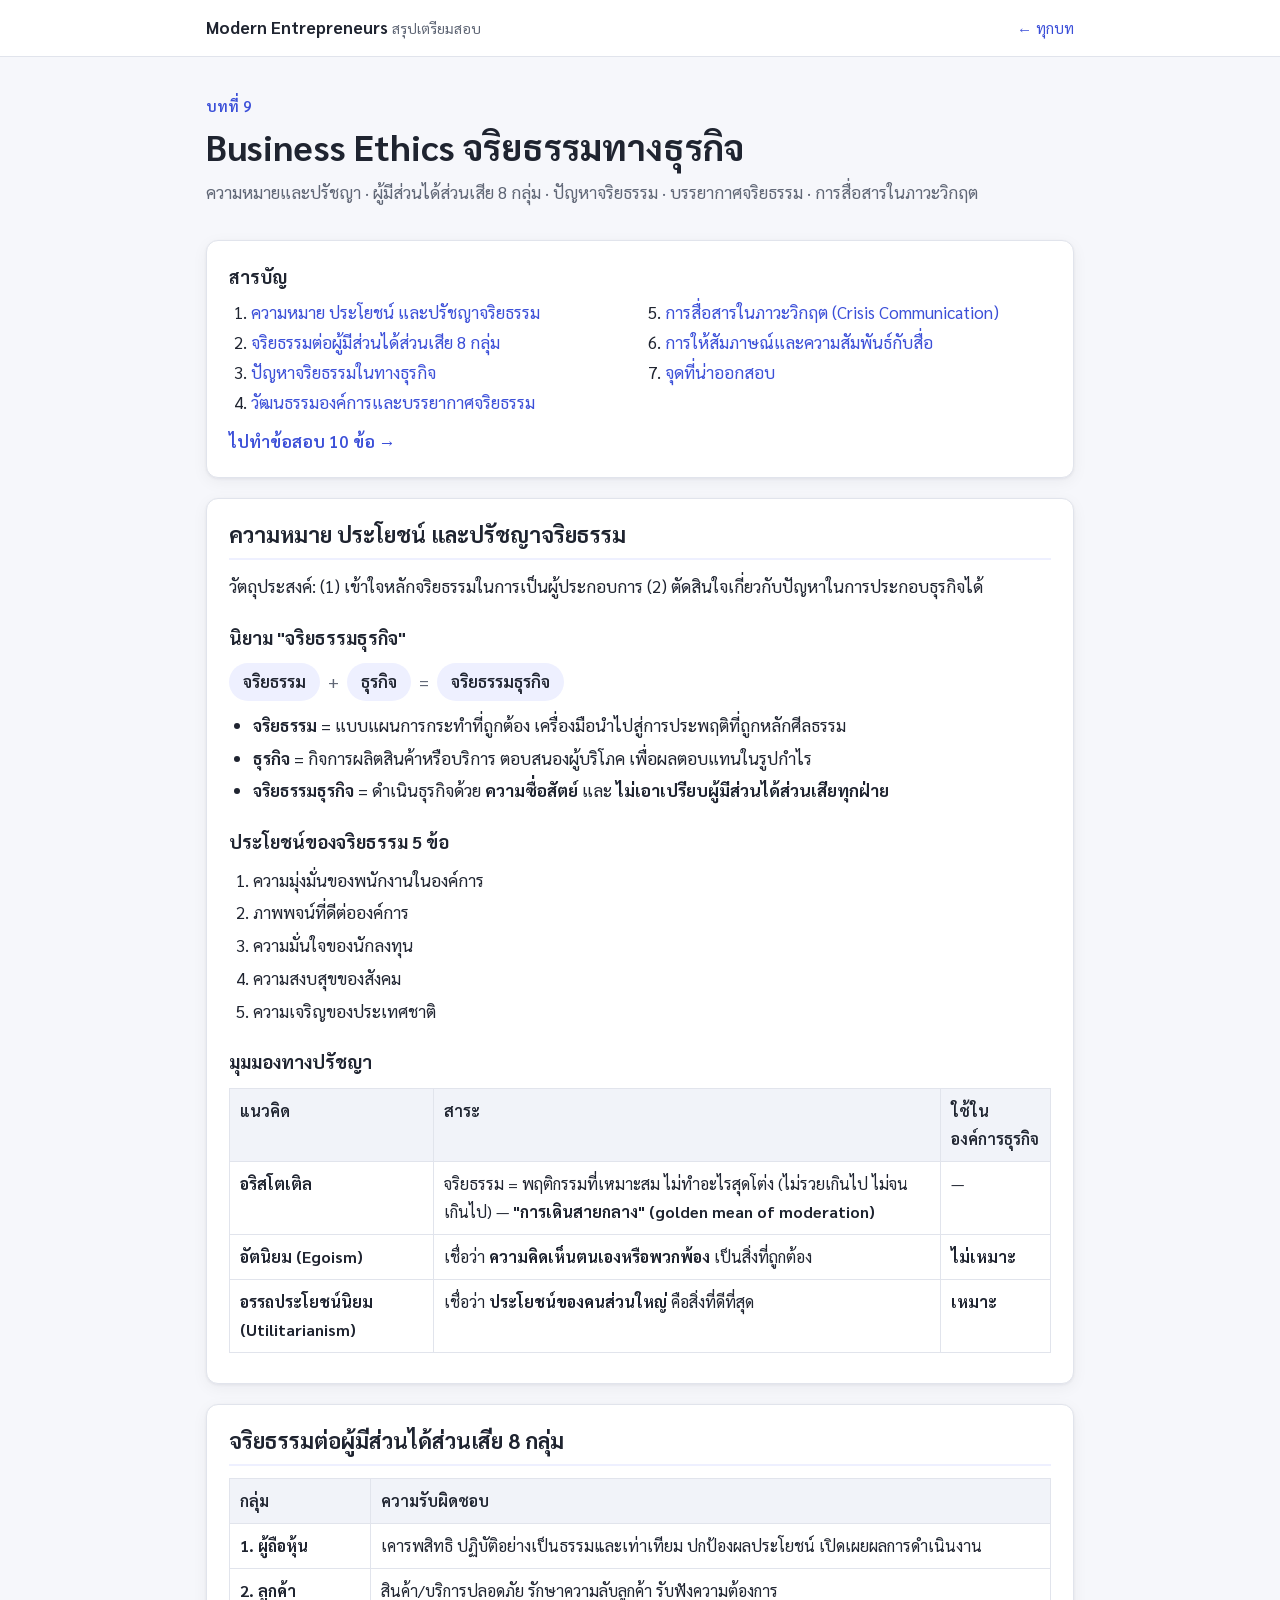
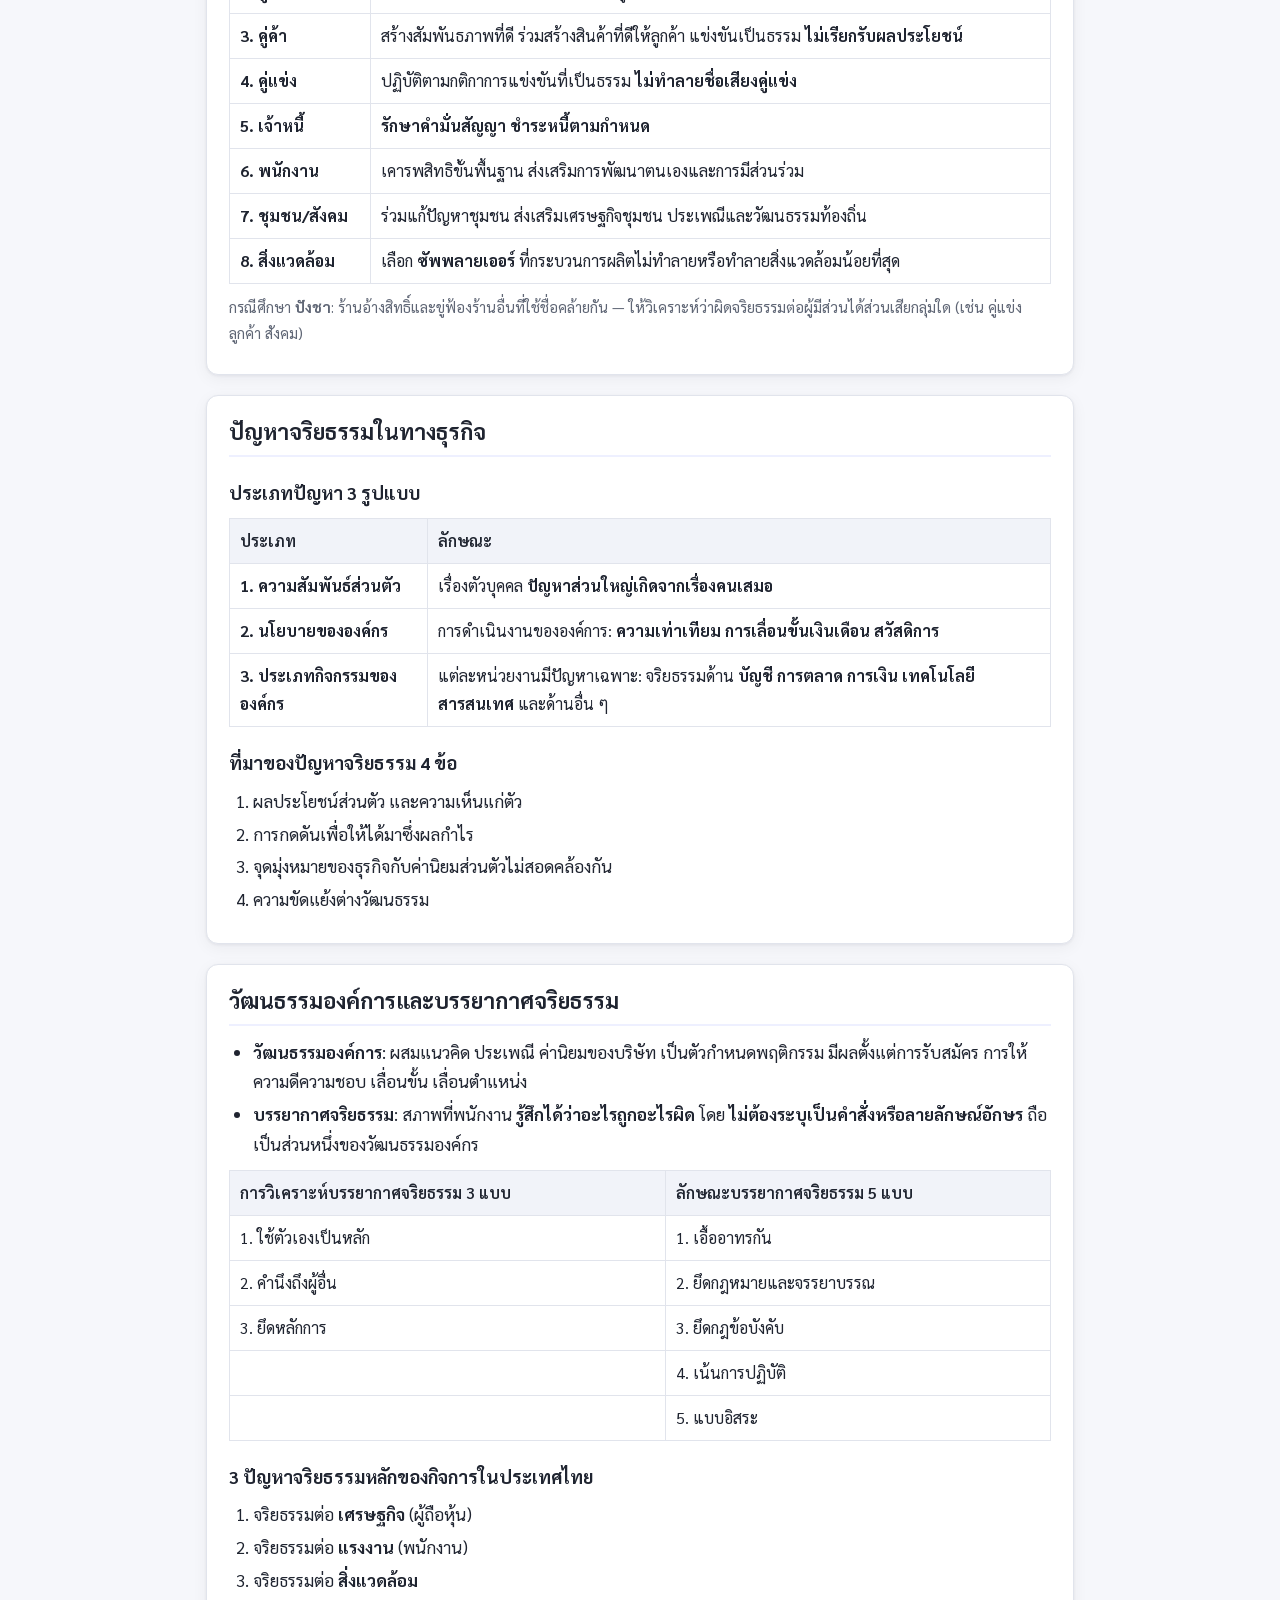
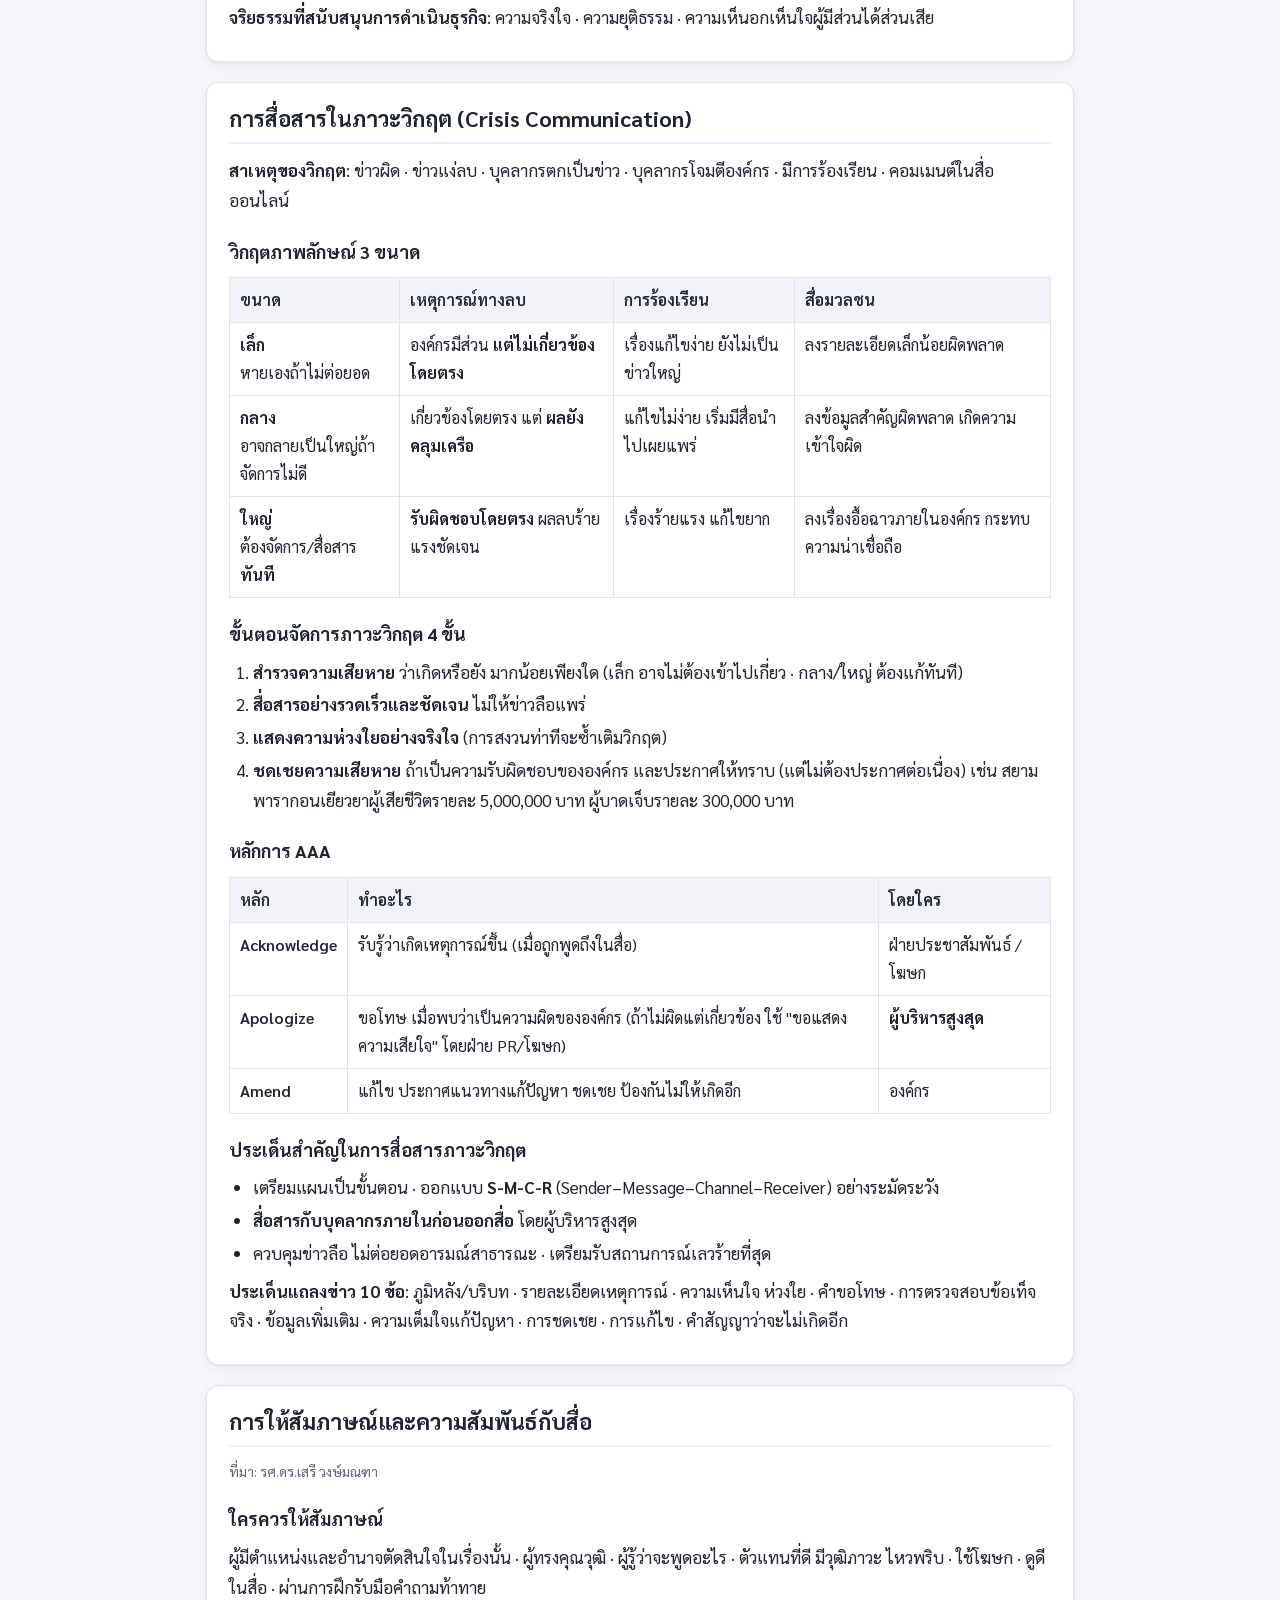
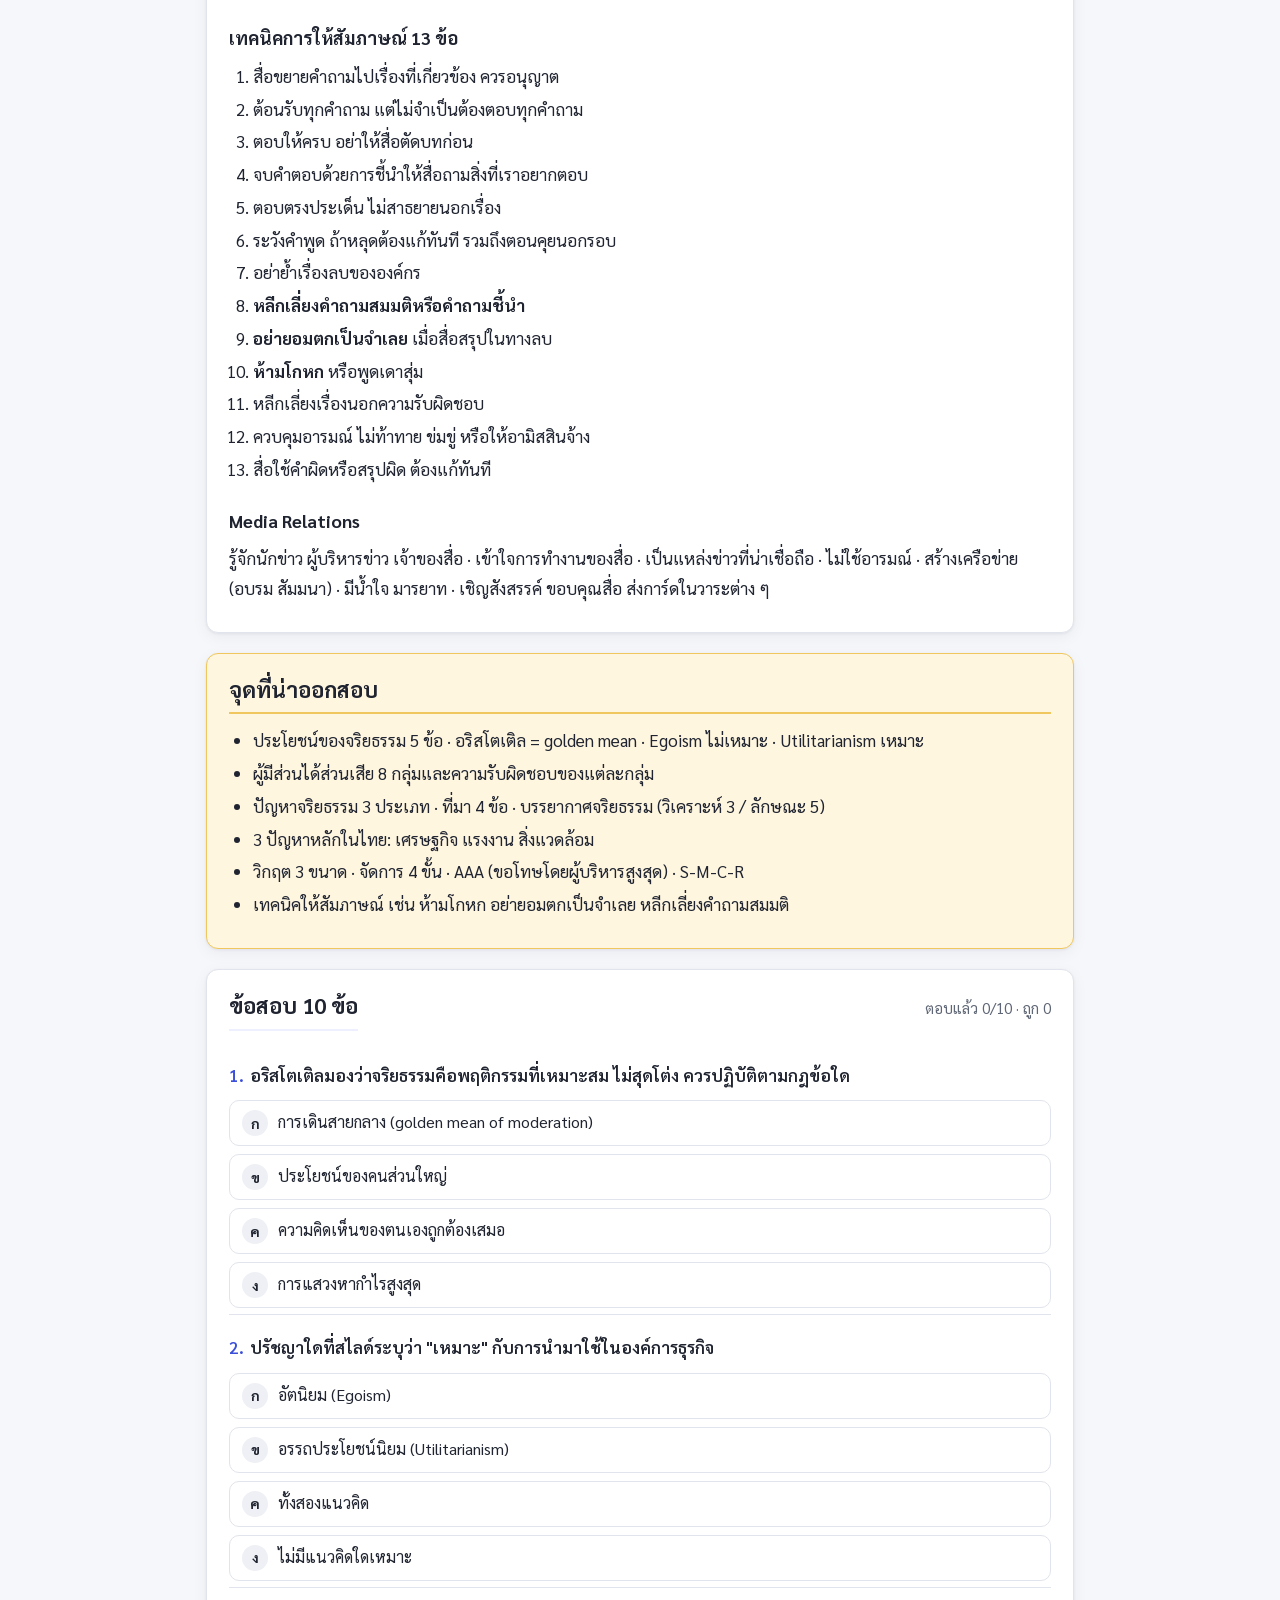
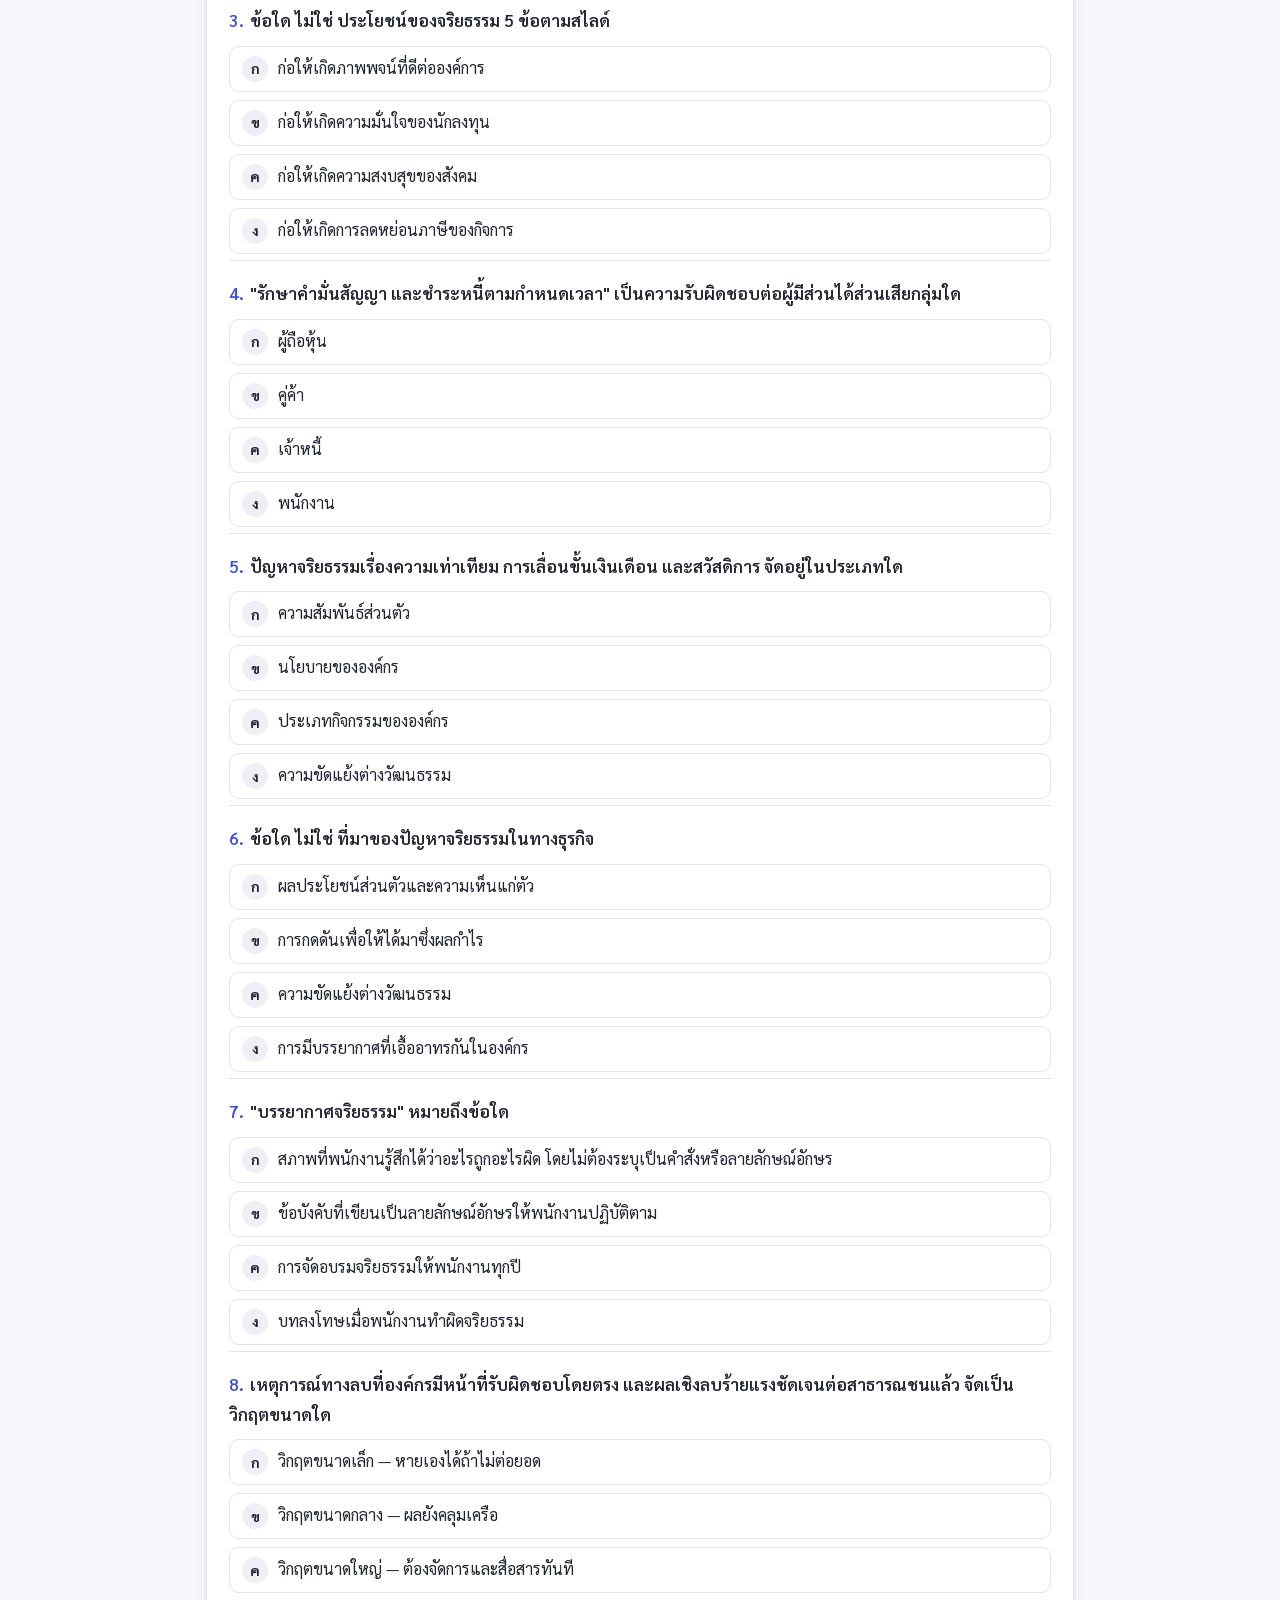
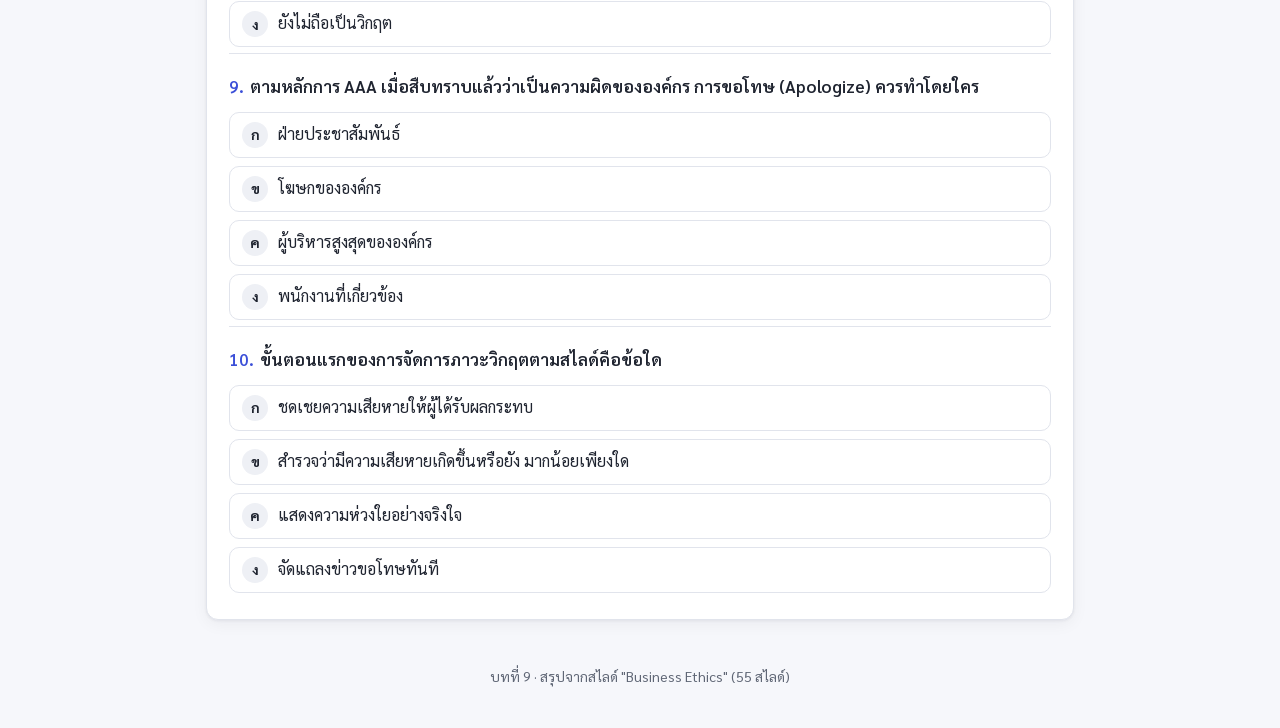
<file: chapters/09-ethics.html>
<!doctype html>
<html lang="th">
<head>
  <meta charset="utf-8">
  <meta name="viewport" content="width=device-width, initial-scale=1">
  <title>บทที่ 9 Business Ethics</title>
  <link rel="preconnect" href="https://fonts.googleapis.com">
  <link rel="preconnect" href="https://fonts.gstatic.com" crossorigin>
  <link href="https://fonts.googleapis.com/css2?family=Sarabun:wght@400;600;700&display=swap" rel="stylesheet">
  <link rel="stylesheet" href="../css/style.css">
</head>
<body>
  <header class="site-header">
    <div class="wrap">
      <a class="brand" href="../index.html">Modern Entrepreneurs <small>สรุปเตรียมสอบ</small></a>
      <a class="header-link" href="../index.html">← ทุกบท</a>
    </div>
  </header>

  <main class="wrap">
    <div class="hero">
      <p class="eyebrow">บทที่ 9</p>
      <h1>Business Ethics จริยธรรมทางธุรกิจ</h1>
      <p>ความหมายและปรัชญา · ผู้มีส่วนได้ส่วนเสีย 8 กลุ่ม · ปัญหาจริยธรรม · บรรยากาศจริยธรรม · การสื่อสารในภาวะวิกฤต</p>
    </div>

    <nav class="card toc" id="toc">
      <h2>สารบัญ</h2>
      <ol></ol>
      <a class="to-quiz" href="#quiz">ไปทำข้อสอบ 10 ข้อ →</a>
    </nav>

    <!-- ===== 1 ===== -->
    <section class="card topic" id="meaning">
      <h2>ความหมาย ประโยชน์ และปรัชญาจริยธรรม</h2>
      <p>วัตถุประสงค์: (1) เข้าใจหลักจริยธรรมในการเป็นผู้ประกอบการ (2) ตัดสินใจเกี่ยวกับปัญหาในการประกอบธุรกิจได้</p>
      <h3>นิยาม "จริยธรรมธุรกิจ"</h3>
      <div class="flow">
        <span>จริยธรรม</span><i>+</i><span>ธุรกิจ</span><i>=</i><span>จริยธรรมธุรกิจ</span>
      </div>
      <ul>
        <li><b>จริยธรรม</b> = แบบแผนการกระทำที่ถูกต้อง เครื่องมือนำไปสู่การประพฤติที่ถูกหลักศีลธรรม</li>
        <li><b>ธุรกิจ</b> = กิจการผลิตสินค้าหรือบริการ ตอบสนองผู้บริโภค เพื่อผลตอบแทนในรูปกำไร</li>
        <li><b>จริยธรรมธุรกิจ</b> = ดำเนินธุรกิจด้วย <b>ความซื่อสัตย์</b> และ <b>ไม่เอาเปรียบผู้มีส่วนได้ส่วนเสียทุกฝ่าย</b></li>
      </ul>

      <h3>ประโยชน์ของจริยธรรม 5 ข้อ</h3>
      <ol>
        <li>ความมุ่งมั่นของพนักงานในองค์การ</li>
        <li>ภาพพจน์ที่ดีต่อองค์การ</li>
        <li>ความมั่นใจของนักลงทุน</li>
        <li>ความสงบสุขของสังคม</li>
        <li>ความเจริญของประเทศชาติ</li>
      </ol>

      <h3>มุมมองทางปรัชญา</h3>
      <div class="table-wrap">
        <table>
          <thead><tr><th>แนวคิด</th><th>สาระ</th><th>ใช้ในองค์การธุรกิจ</th></tr></thead>
          <tbody>
            <tr><td><b>อริสโตเติล</b></td><td>จริยธรรม = พฤติกรรมที่เหมาะสม ไม่ทำอะไรสุดโต่ง (ไม่รวยเกินไป ไม่จนเกินไป) — <b>"การเดินสายกลาง" (golden mean of moderation)</b></td><td>—</td></tr>
            <tr><td><b>อัตนิยม (Egoism)</b></td><td>เชื่อว่า <b>ความคิดเห็นตนเองหรือพวกพ้อง</b> เป็นสิ่งที่ถูกต้อง</td><td><b>ไม่เหมาะ</b></td></tr>
            <tr><td><b>อรรถประโยชน์นิยม (Utilitarianism)</b></td><td>เชื่อว่า <b>ประโยชน์ของคนส่วนใหญ่</b> คือสิ่งที่ดีที่สุด</td><td><b>เหมาะ</b></td></tr>
          </tbody>
        </table>
      </div>
    </section>

    <!-- ===== 2 ===== -->
    <section class="card topic" id="stakeholders">
      <h2>จริยธรรมต่อผู้มีส่วนได้ส่วนเสีย 8 กลุ่ม</h2>
      <div class="table-wrap">
        <table>
          <thead><tr><th>กลุ่ม</th><th>ความรับผิดชอบ</th></tr></thead>
          <tbody>
            <tr><td><b>1. ผู้ถือหุ้น</b></td><td>เคารพสิทธิ ปฏิบัติอย่างเป็นธรรมและเท่าเทียม ปกป้องผลประโยชน์ เปิดเผยผลการดำเนินงาน</td></tr>
            <tr><td><b>2. ลูกค้า</b></td><td>สินค้า/บริการปลอดภัย รักษาความลับลูกค้า รับฟังความต้องการ</td></tr>
            <tr><td><b>3. คู่ค้า</b></td><td>สร้างสัมพันธภาพที่ดี ร่วมสร้างสินค้าที่ดีให้ลูกค้า แข่งขันเป็นธรรม <b>ไม่เรียกรับผลประโยชน์</b></td></tr>
            <tr><td><b>4. คู่แข่ง</b></td><td>ปฏิบัติตามกติกาการแข่งขันที่เป็นธรรม <b>ไม่ทำลายชื่อเสียงคู่แข่ง</b></td></tr>
            <tr><td><b>5. เจ้าหนี้</b></td><td><b>รักษาคำมั่นสัญญา ชำระหนี้ตามกำหนด</b></td></tr>
            <tr><td><b>6. พนักงาน</b></td><td>เคารพสิทธิขั้นพื้นฐาน ส่งเสริมการพัฒนาตนเองและการมีส่วนร่วม</td></tr>
            <tr><td><b>7. ชุมชน/สังคม</b></td><td>ร่วมแก้ปัญหาชุมชน ส่งเสริมเศรษฐกิจชุมชน ประเพณีและวัฒนธรรมท้องถิ่น</td></tr>
            <tr><td><b>8. สิ่งแวดล้อม</b></td><td>เลือก <b>ซัพพลายเออร์</b> ที่กระบวนการผลิตไม่ทำลายหรือทำลายสิ่งแวดล้อมน้อยที่สุด</td></tr>
          </tbody>
        </table>
      </div>
      <p class="note">กรณีศึกษา <b>ปังชา</b>: ร้านอ้างสิทธิ์และขู่ฟ้องร้านอื่นที่ใช้ชื่อคล้ายกัน — ให้วิเคราะห์ว่าผิดจริยธรรมต่อผู้มีส่วนได้ส่วนเสียกลุ่มใด (เช่น คู่แข่ง ลูกค้า สังคม)</p>
    </section>

    <!-- ===== 3 ===== -->
    <section class="card topic" id="problems">
      <h2>ปัญหาจริยธรรมในทางธุรกิจ</h2>
      <h3>ประเภทปัญหา 3 รูปแบบ</h3>
      <div class="table-wrap">
        <table>
          <thead><tr><th>ประเภท</th><th>ลักษณะ</th></tr></thead>
          <tbody>
            <tr><td><b>1. ความสัมพันธ์ส่วนตัว</b></td><td>เรื่องตัวบุคคล <b>ปัญหาส่วนใหญ่เกิดจากเรื่องคนเสมอ</b></td></tr>
            <tr><td><b>2. นโยบายขององค์กร</b></td><td>การดำเนินงานขององค์การ: <b>ความเท่าเทียม การเลื่อนขั้นเงินเดือน สวัสดิการ</b></td></tr>
            <tr><td><b>3. ประเภทกิจกรรมขององค์กร</b></td><td>แต่ละหน่วยงานมีปัญหาเฉพาะ: จริยธรรมด้าน <b>บัญชี การตลาด การเงิน เทคโนโลยีสารสนเทศ</b> และด้านอื่น ๆ</td></tr>
          </tbody>
        </table>
      </div>
      <h3>ที่มาของปัญหาจริยธรรม 4 ข้อ</h3>
      <ol>
        <li>ผลประโยชน์ส่วนตัว และความเห็นแก่ตัว</li>
        <li>การกดดันเพื่อให้ได้มาซึ่งผลกำไร</li>
        <li>จุดมุ่งหมายของธุรกิจกับค่านิยมส่วนตัวไม่สอดคล้องกัน</li>
        <li>ความขัดแย้งต่างวัฒนธรรม</li>
      </ol>
    </section>

    <!-- ===== 4 ===== -->
    <section class="card topic" id="climate">
      <h2>วัฒนธรรมองค์การและบรรยากาศจริยธรรม</h2>
      <ul>
        <li><b>วัฒนธรรมองค์การ</b>: ผสมแนวคิด ประเพณี ค่านิยมของบริษัท เป็นตัวกำหนดพฤติกรรม มีผลตั้งแต่การรับสมัคร การให้ความดีความชอบ เลื่อนขั้น เลื่อนตำแหน่ง</li>
        <li><b>บรรยากาศจริยธรรม</b>: สภาพที่พนักงาน <b>รู้สึกได้ว่าอะไรถูกอะไรผิด</b> โดย <b>ไม่ต้องระบุเป็นคำสั่งหรือลายลักษณ์อักษร</b> ถือเป็นส่วนหนึ่งของวัฒนธรรมองค์กร</li>
      </ul>
      <div class="table-wrap">
        <table>
          <thead><tr><th>การวิเคราะห์บรรยากาศจริยธรรม 3 แบบ</th><th>ลักษณะบรรยากาศจริยธรรม 5 แบบ</th></tr></thead>
          <tbody>
            <tr><td>1. ใช้ตัวเองเป็นหลัก</td><td>1. เอื้ออาทรกัน</td></tr>
            <tr><td>2. คำนึงถึงผู้อื่น</td><td>2. ยึดกฎหมายและจรรยาบรรณ</td></tr>
            <tr><td>3. ยึดหลักการ</td><td>3. ยึดกฎข้อบังคับ</td></tr>
            <tr><td></td><td>4. เน้นการปฏิบัติ</td></tr>
            <tr><td></td><td>5. แบบอิสระ</td></tr>
          </tbody>
        </table>
      </div>
      <h3>3 ปัญหาจริยธรรมหลักของกิจการในประเทศไทย</h3>
      <ol>
        <li>จริยธรรมต่อ <b>เศรษฐกิจ</b> (ผู้ถือหุ้น)</li>
        <li>จริยธรรมต่อ <b>แรงงาน</b> (พนักงาน)</li>
        <li>จริยธรรมต่อ <b>สิ่งแวดล้อม</b></li>
      </ol>
      <p><b>จริยธรรมที่สนับสนุนการดำเนินธุรกิจ</b>: ความจริงใจ · ความยุติธรรม · ความเห็นอกเห็นใจผู้มีส่วนได้ส่วนเสีย</p>
    </section>

    <!-- ===== 5 ===== -->
    <section class="card topic" id="crisis">
      <h2>การสื่อสารในภาวะวิกฤต (Crisis Communication)</h2>
      <p><b>สาเหตุของวิกฤต</b>: ข่าวผิด · ข่าวแง่ลบ · บุคลากรตกเป็นข่าว · บุคลากรโจมตีองค์กร · มีการร้องเรียน · คอมเมนต์ในสื่อออนไลน์</p>

      <h3>วิกฤตภาพลักษณ์ 3 ขนาด</h3>
      <div class="table-wrap">
        <table class="wide">
          <thead><tr><th>ขนาด</th><th>เหตุการณ์ทางลบ</th><th>การร้องเรียน</th><th>สื่อมวลชน</th></tr></thead>
          <tbody>
            <tr><td><b>เล็ก</b><br>หายเองถ้าไม่ต่อยอด</td><td>องค์กรมีส่วน <b>แต่ไม่เกี่ยวข้องโดยตรง</b></td><td>เรื่องแก้ไขง่าย ยังไม่เป็นข่าวใหญ่</td><td>ลงรายละเอียดเล็กน้อยผิดพลาด</td></tr>
            <tr><td><b>กลาง</b><br>อาจกลายเป็นใหญ่ถ้าจัดการไม่ดี</td><td>เกี่ยวข้องโดยตรง แต่ <b>ผลยังคลุมเครือ</b></td><td>แก้ไขไม่ง่าย เริ่มมีสื่อนำไปเผยแพร่</td><td>ลงข้อมูลสำคัญผิดพลาด เกิดความเข้าใจผิด</td></tr>
            <tr><td><b>ใหญ่</b><br>ต้องจัดการ/สื่อสาร <b>ทันที</b></td><td><b>รับผิดชอบโดยตรง</b> ผลลบร้ายแรงชัดเจน</td><td>เรื่องร้ายแรง แก้ไขยาก</td><td>ลงเรื่องอื้อฉาวภายในองค์กร กระทบความน่าเชื่อถือ</td></tr>
          </tbody>
        </table>
      </div>

      <h3>ขั้นตอนจัดการภาวะวิกฤต 4 ขั้น</h3>
      <ol>
        <li><b>สำรวจความเสียหาย</b> ว่าเกิดหรือยัง มากน้อยเพียงใด (เล็ก อาจไม่ต้องเข้าไปเกี่ยว · กลาง/ใหญ่ ต้องแก้ทันที)</li>
        <li><b>สื่อสารอย่างรวดเร็วและชัดเจน</b> ไม่ให้ข่าวลือแพร่</li>
        <li><b>แสดงความห่วงใยอย่างจริงใจ</b> (การสงวนท่าทีจะซ้ำเติมวิกฤต)</li>
        <li><b>ชดเชยความเสียหาย</b> ถ้าเป็นความรับผิดชอบขององค์กร และประกาศให้ทราบ (แต่ไม่ต้องประกาศต่อเนื่อง) เช่น สยามพารากอนเยียวยาผู้เสียชีวิตรายละ 5,000,000 บาท ผู้บาดเจ็บรายละ 300,000 บาท</li>
      </ol>

      <h3>หลักการ AAA</h3>
      <div class="table-wrap">
        <table>
          <thead><tr><th>หลัก</th><th>ทำอะไร</th><th>โดยใคร</th></tr></thead>
          <tbody>
            <tr><td class="code">Acknowledge</td><td>รับรู้ว่าเกิดเหตุการณ์ขึ้น (เมื่อถูกพูดถึงในสื่อ)</td><td>ฝ่ายประชาสัมพันธ์ / โฆษก</td></tr>
            <tr><td class="code">Apologize</td><td>ขอโทษ เมื่อพบว่าเป็นความผิดขององค์กร (ถ้าไม่ผิดแต่เกี่ยวข้อง ใช้ "ขอแสดงความเสียใจ" โดยฝ่าย PR/โฆษก)</td><td><b>ผู้บริหารสูงสุด</b></td></tr>
            <tr><td class="code">Amend</td><td>แก้ไข ประกาศแนวทางแก้ปัญหา ชดเชย ป้องกันไม่ให้เกิดอีก</td><td>องค์กร</td></tr>
          </tbody>
        </table>
      </div>

      <h3>ประเด็นสำคัญในการสื่อสารภาวะวิกฤต</h3>
      <ul>
        <li>เตรียมแผนเป็นขั้นตอน · ออกแบบ <b>S-M-C-R</b> (Sender–Message–Channel–Receiver) อย่างระมัดระวัง</li>
        <li><b>สื่อสารกับบุคลากรภายในก่อนออกสื่อ</b> โดยผู้บริหารสูงสุด</li>
        <li>ควบคุมข่าวลือ ไม่ต่อยอดอารมณ์สาธารณะ · เตรียมรับสถานการณ์เลวร้ายที่สุด</li>
      </ul>
      <p><b>ประเด็นแถลงข่าว 10 ข้อ</b>: ภูมิหลัง/บริบท · รายละเอียดเหตุการณ์ · ความเห็นใจ ห่วงใย · คำขอโทษ · การตรวจสอบข้อเท็จจริง · ข้อมูลเพิ่มเติม · ความเต็มใจแก้ปัญหา · การชดเชย · การแก้ไข · คำสัญญาว่าจะไม่เกิดอีก</p>
    </section>

    <!-- ===== 6 ===== -->
    <section class="card topic" id="media">
      <h2>การให้สัมภาษณ์และความสัมพันธ์กับสื่อ</h2>
      <p class="src">ที่มา: รศ.ดร.เสรี วงษ์มณฑา</p>
      <h3>ใครควรให้สัมภาษณ์</h3>
      <p>ผู้มีตำแหน่งและอำนาจตัดสินใจในเรื่องนั้น · ผู้ทรงคุณวุฒิ · ผู้รู้ว่าจะพูดอะไร · ตัวแทนที่ดี มีวุฒิภาวะ ไหวพริบ · ใช้โฆษก · ดูดีในสื่อ · ผ่านการฝึกรับมือคำถามท้าทาย</p>
      <h3>เทคนิคการให้สัมภาษณ์ 13 ข้อ</h3>
      <ol>
        <li>สื่อขยายคำถามไปเรื่องที่เกี่ยวข้อง ควรอนุญาต</li>
        <li>ต้อนรับทุกคำถาม แต่ไม่จำเป็นต้องตอบทุกคำถาม</li>
        <li>ตอบให้ครบ อย่าให้สื่อตัดบทก่อน</li>
        <li>จบคำตอบด้วยการชี้นำให้สื่อถามสิ่งที่เราอยากตอบ</li>
        <li>ตอบตรงประเด็น ไม่สาธยายนอกเรื่อง</li>
        <li>ระวังคำพูด ถ้าหลุดต้องแก้ทันที รวมถึงตอนคุยนอกรอบ</li>
        <li>อย่าย้ำเรื่องลบขององค์กร</li>
        <li><b>หลีกเลี่ยงคำถามสมมติหรือคำถามชี้นำ</b></li>
        <li><b>อย่ายอมตกเป็นจำเลย</b> เมื่อสื่อสรุปในทางลบ</li>
        <li><b>ห้ามโกหก</b> หรือพูดเดาสุ่ม</li>
        <li>หลีกเลี่ยงเรื่องนอกความรับผิดชอบ</li>
        <li>ควบคุมอารมณ์ ไม่ท้าทาย ข่มขู่ หรือให้อามิสสินจ้าง</li>
        <li>สื่อใช้คำผิดหรือสรุปผิด ต้องแก้ทันที</li>
      </ol>
      <h3>Media Relations</h3>
      <p>รู้จักนักข่าว ผู้บริหารข่าว เจ้าของสื่อ · เข้าใจการทำงานของสื่อ · เป็นแหล่งข่าวที่น่าเชื่อถือ · ไม่ใช้อารมณ์ · สร้างเครือข่าย (อบรม สัมมนา) · มีน้ำใจ มารยาท · เชิญสังสรรค์ ขอบคุณสื่อ ส่งการ์ดในวาระต่าง ๆ</p>
    </section>

    <!-- ===== exam points ===== -->
    <section class="card exam-points topic" id="exam-points">
      <h2>จุดที่น่าออกสอบ</h2>
      <ul>
        <li>ประโยชน์ของจริยธรรม 5 ข้อ · อริสโตเติล = golden mean · Egoism ไม่เหมาะ · Utilitarianism เหมาะ</li>
        <li>ผู้มีส่วนได้ส่วนเสีย 8 กลุ่มและความรับผิดชอบของแต่ละกลุ่ม</li>
        <li>ปัญหาจริยธรรม 3 ประเภท · ที่มา 4 ข้อ · บรรยากาศจริยธรรม (วิเคราะห์ 3 / ลักษณะ 5)</li>
        <li>3 ปัญหาหลักในไทย: เศรษฐกิจ แรงงาน สิ่งแวดล้อม</li>
        <li>วิกฤต 3 ขนาด · จัดการ 4 ขั้น · AAA (ขอโทษโดยผู้บริหารสูงสุด) · S-M-C-R</li>
        <li>เทคนิคให้สัมภาษณ์ เช่น ห้ามโกหก อย่ายอมตกเป็นจำเลย หลีกเลี่ยงคำถามสมมติ</li>
      </ul>
    </section>

    <!-- ===== quiz ===== -->
    <section class="card" id="quiz">
      <div class="quiz-head">
        <h2>ข้อสอบ 10 ข้อ</h2>
        <span class="quiz-progress"><span id="quiz-progress"></span> <span id="quiz-best"></span></span>
      </div>
      <div id="quiz-body"></div>
    </section>
  </main>

  <footer>บทที่ 9 · สรุปจากสไลด์ "Business Ethics" (55 สไลด์)</footer>

  <script>
    window.QUIZ = {
      id: "09-ethics",
      questions: [
        {
          q: "อริสโตเติลมองว่าจริยธรรมคือพฤติกรรมที่เหมาะสม ไม่สุดโต่ง ควรปฏิบัติตามกฎข้อใด",
          choices: ["การเดินสายกลาง (golden mean of moderation)", "ประโยชน์ของคนส่วนใหญ่", "ความคิดเห็นของตนเองถูกต้องเสมอ", "การแสวงหากำไรสูงสุด"],
          answer: 0,
          explain: "อริสโตเติลนิยามจริยธรรมว่าเป็นการไม่ทำอะไรสุดโต่ง เช่น ไม่รวยหรือจนเกินไป ตามกฎการเดินสายกลาง",
          ref: "สไลด์ 7"
        },
        {
          q: "ปรัชญาใดที่สไลด์ระบุว่า \"เหมาะ\" กับการนำมาใช้ในองค์การธุรกิจ",
          choices: ["อัตนิยม (Egoism)", "อรรถประโยชน์นิยม (Utilitarianism)", "ทั้งสองแนวคิด", "ไม่มีแนวคิดใดเหมาะ"],
          answer: 1,
          explain: "อรรถประโยชน์นิยมเชื่อว่าประโยชน์ของคนส่วนใหญ่ดีที่สุด จึงเหมาะกับธุรกิจ ส่วนอัตนิยมยึดความเห็นตนเอง/พวกพ้อง จึงไม่เหมาะ",
          ref: "สไลด์ 8–9"
        },
        {
          q: "ข้อใด ไม่ใช่ ประโยชน์ของจริยธรรม 5 ข้อตามสไลด์",
          choices: ["ก่อให้เกิดภาพพจน์ที่ดีต่อองค์การ", "ก่อให้เกิดความมั่นใจของนักลงทุน", "ก่อให้เกิดความสงบสุขของสังคม", "ก่อให้เกิดการลดหย่อนภาษีของกิจการ"],
          answer: 3,
          explain: "ประโยชน์ 5 ข้อคือ ความมุ่งมั่นของพนักงาน ภาพพจน์ที่ดี ความมั่นใจนักลงทุน ความสงบสุขของสังคม และความเจริญของประเทศ ไม่มีเรื่องภาษี",
          ref: "สไลด์ 6"
        },
        {
          q: "\"รักษาคำมั่นสัญญา และชำระหนี้ตามกำหนดเวลา\" เป็นความรับผิดชอบต่อผู้มีส่วนได้ส่วนเสียกลุ่มใด",
          choices: ["ผู้ถือหุ้น", "คู่ค้า", "เจ้าหนี้", "พนักงาน"],
          answer: 2,
          explain: "ความรับผิดชอบต่อเจ้าหนี้คือรักษาคำมั่นสัญญาและชำระหนี้ตรงเวลา ส่วนคู่ค้าเน้นแข่งขันเป็นธรรมและไม่เรียกรับผลประโยชน์",
          ref: "สไลด์ 14, 16"
        },
        {
          q: "ปัญหาจริยธรรมเรื่องความเท่าเทียม การเลื่อนขั้นเงินเดือน และสวัสดิการ จัดอยู่ในประเภทใด",
          choices: ["ความสัมพันธ์ส่วนตัว", "นโยบายขององค์กร", "ประเภทกิจกรรมขององค์กร", "ความขัดแย้งต่างวัฒนธรรม"],
          answer: 1,
          explain: "ปัญหาจริยธรรมเกี่ยวกับนโยบายองค์กรคือปัญหาด้านการดำเนินงาน เช่น ความเท่าเทียม การเลื่อนขั้นเงินเดือน และสวัสดิการ",
          ref: "สไลด์ 24, 26"
        },
        {
          q: "ข้อใด ไม่ใช่ ที่มาของปัญหาจริยธรรมในทางธุรกิจ",
          choices: ["ผลประโยชน์ส่วนตัวและความเห็นแก่ตัว", "การกดดันเพื่อให้ได้มาซึ่งผลกำไร", "ความขัดแย้งต่างวัฒนธรรม", "การมีบรรยากาศที่เอื้ออาทรกันในองค์กร"],
          answer: 3,
          explain: "ที่มา 4 ข้อคือ ผลประโยชน์ส่วนตัว/เห็นแก่ตัว แรงกดดันเรื่องกำไร เป้าหมายธุรกิจไม่สอดคล้องค่านิยมส่วนตัว และความขัดแย้งต่างวัฒนธรรม ส่วนบรรยากาศเอื้ออาทรเป็นลักษณะบรรยากาศจริยธรรมที่ดี",
          ref: "สไลด์ 28, 33"
        },
        {
          q: "\"บรรยากาศจริยธรรม\" หมายถึงข้อใด",
          choices: ["สภาพที่พนักงานรู้สึกได้ว่าอะไรถูกอะไรผิด โดยไม่ต้องระบุเป็นคำสั่งหรือลายลักษณ์อักษร", "ข้อบังคับที่เขียนเป็นลายลักษณ์อักษรให้พนักงานปฏิบัติตาม", "การจัดอบรมจริยธรรมให้พนักงานทุกปี", "บทลงโทษเมื่อพนักงานทำผิดจริยธรรม"],
          answer: 0,
          explain: "บรรยากาศจริยธรรมคือสภาพที่พนักงานรู้สึกได้เองว่าพฤติกรรมใดเหมาะสม โดยไม่ต้องมีคำสั่ง และเป็นส่วนหนึ่งของวัฒนธรรมองค์กร",
          ref: "สไลด์ 31"
        },
        {
          q: "เหตุการณ์ทางลบที่องค์กรมีหน้าที่รับผิดชอบโดยตรง และผลเชิงลบร้ายแรงชัดเจนต่อสาธารณชนแล้ว จัดเป็นวิกฤตขนาดใด",
          choices: ["วิกฤตขนาดเล็ก — หายเองได้ถ้าไม่ต่อยอด", "วิกฤตขนาดกลาง — ผลยังคลุมเครือ", "วิกฤตขนาดใหญ่ — ต้องจัดการและสื่อสารทันที", "ยังไม่ถือเป็นวิกฤต"],
          answer: 2,
          explain: "วิกฤตขนาดใหญ่คือองค์กรรับผิดชอบโดยตรง และผลลบร้ายแรงชัดเจน ต้องจัดการและสื่อสารทันที ส่วนขนาดกลางผลยังคลุมเครือ",
          ref: "สไลด์ 42–45"
        },
        {
          q: "ตามหลักการ AAA เมื่อสืบทราบแล้วว่าเป็นความผิดขององค์กร การขอโทษ (Apologize) ควรทำโดยใคร",
          choices: ["ฝ่ายประชาสัมพันธ์", "โฆษกขององค์กร", "ผู้บริหารสูงสุดขององค์กร", "พนักงานที่เกี่ยวข้อง"],
          answer: 2,
          explain: "Acknowledge ทำโดยฝ่าย PR หรือโฆษก แต่ Apologize เมื่อเป็นความผิดขององค์กรต้องทำโดยผู้บริหารสูงสุด",
          ref: "สไลด์ 51"
        },
        {
          q: "ขั้นตอนแรกของการจัดการภาวะวิกฤตตามสไลด์คือข้อใด",
          choices: ["ชดเชยความเสียหายให้ผู้ได้รับผลกระทบ", "สำรวจว่ามีความเสียหายเกิดขึ้นหรือยัง มากน้อยเพียงใด", "แสดงความห่วงใยอย่างจริงใจ", "จัดแถลงข่าวขอโทษทันที"],
          answer: 1,
          explain: "ลำดับ 4 ขั้น: สำรวจความเสียหาย → สื่อสารรวดเร็วชัดเจน → แสดงความห่วงใยอย่างจริงใจ → ชดเชยความเสียหาย",
          ref: "สไลด์ 48–49"
        }
      ]
    };
  </script>
  <script src="../js/quiz.js"></script>
</body>
</html>
</file>
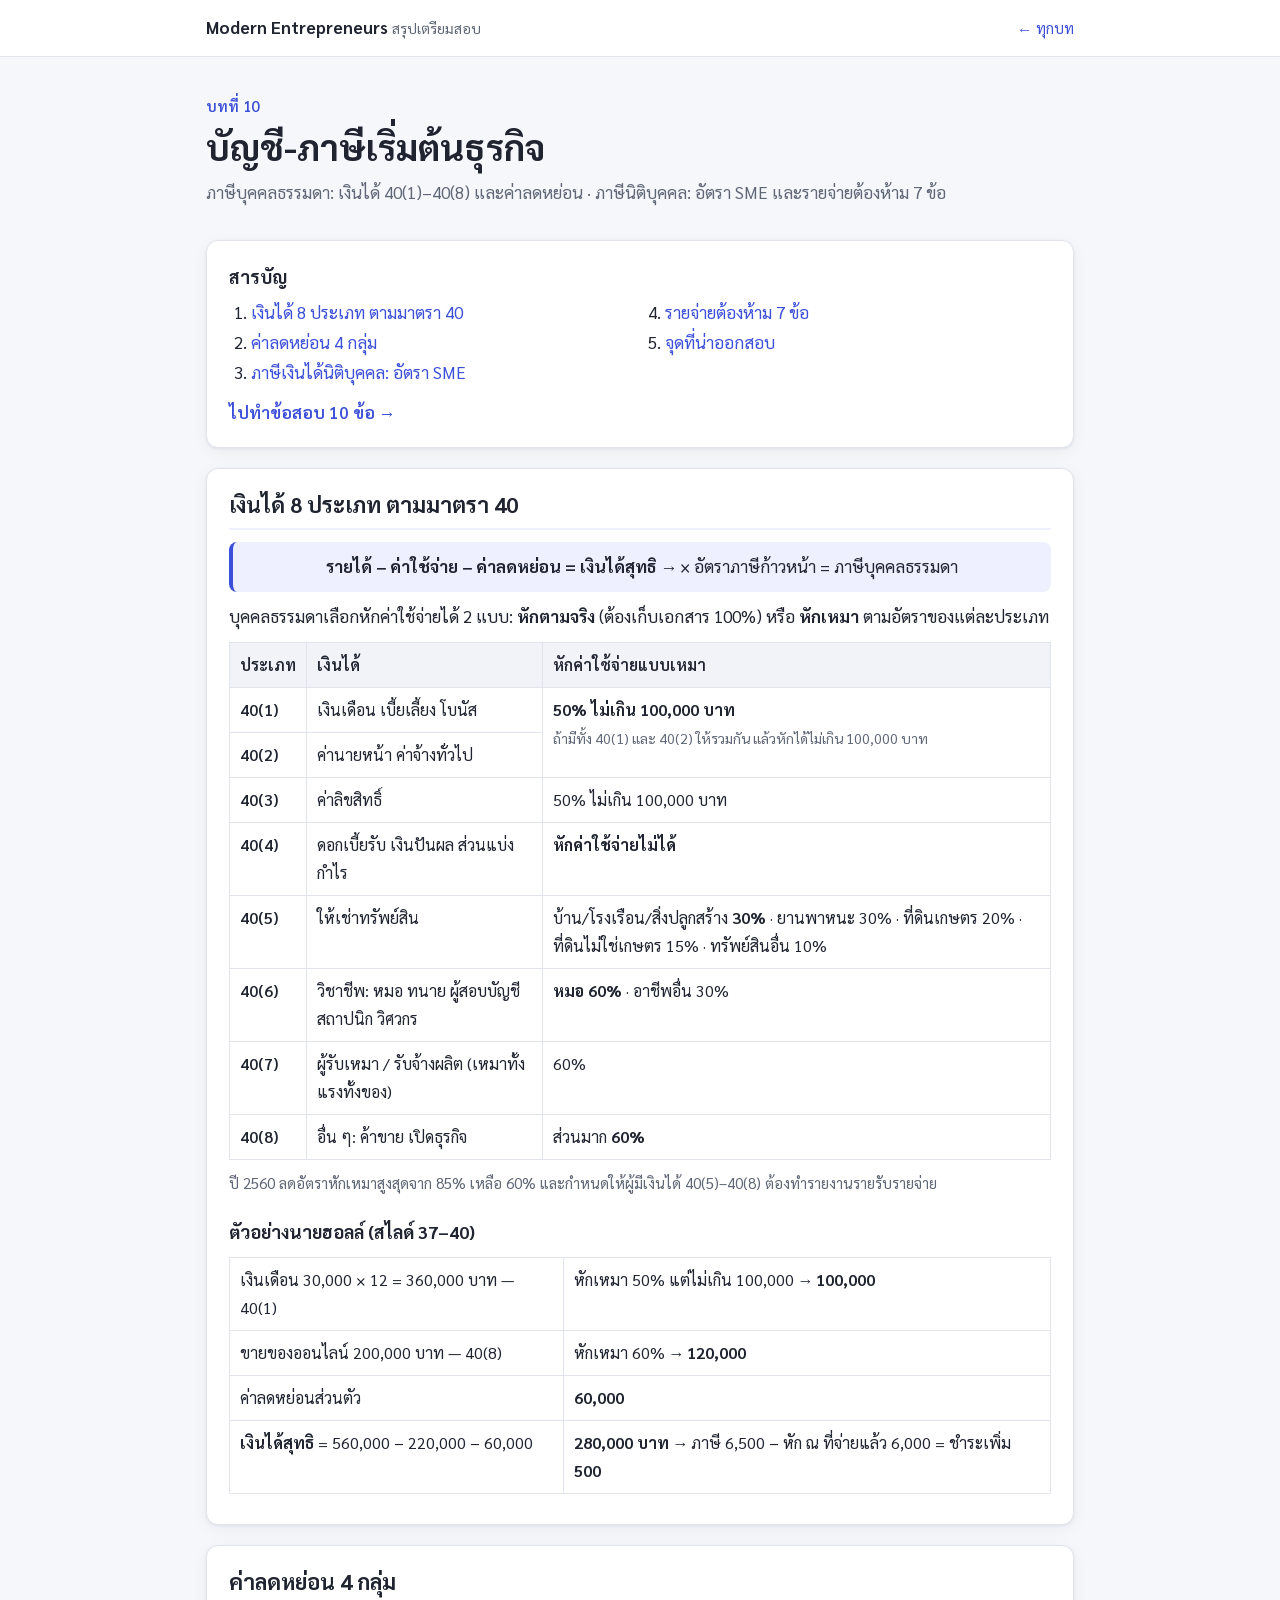
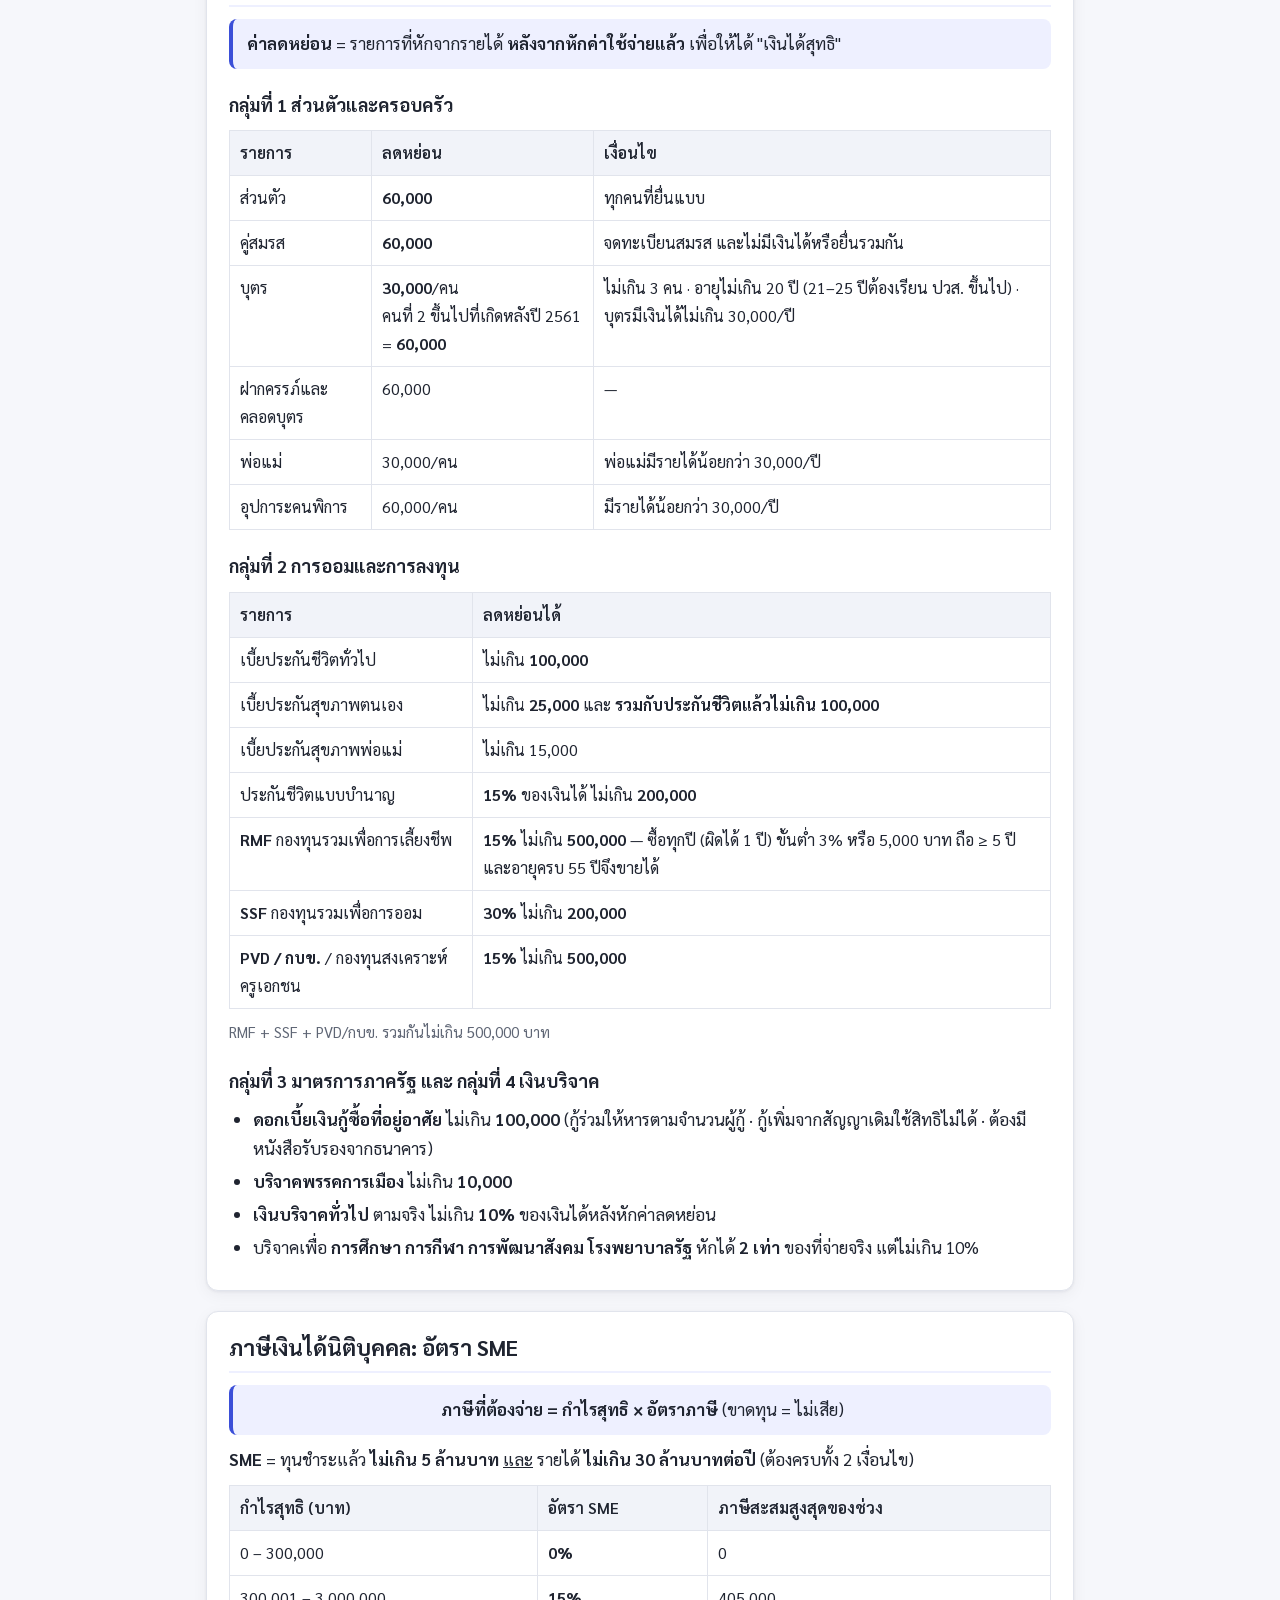
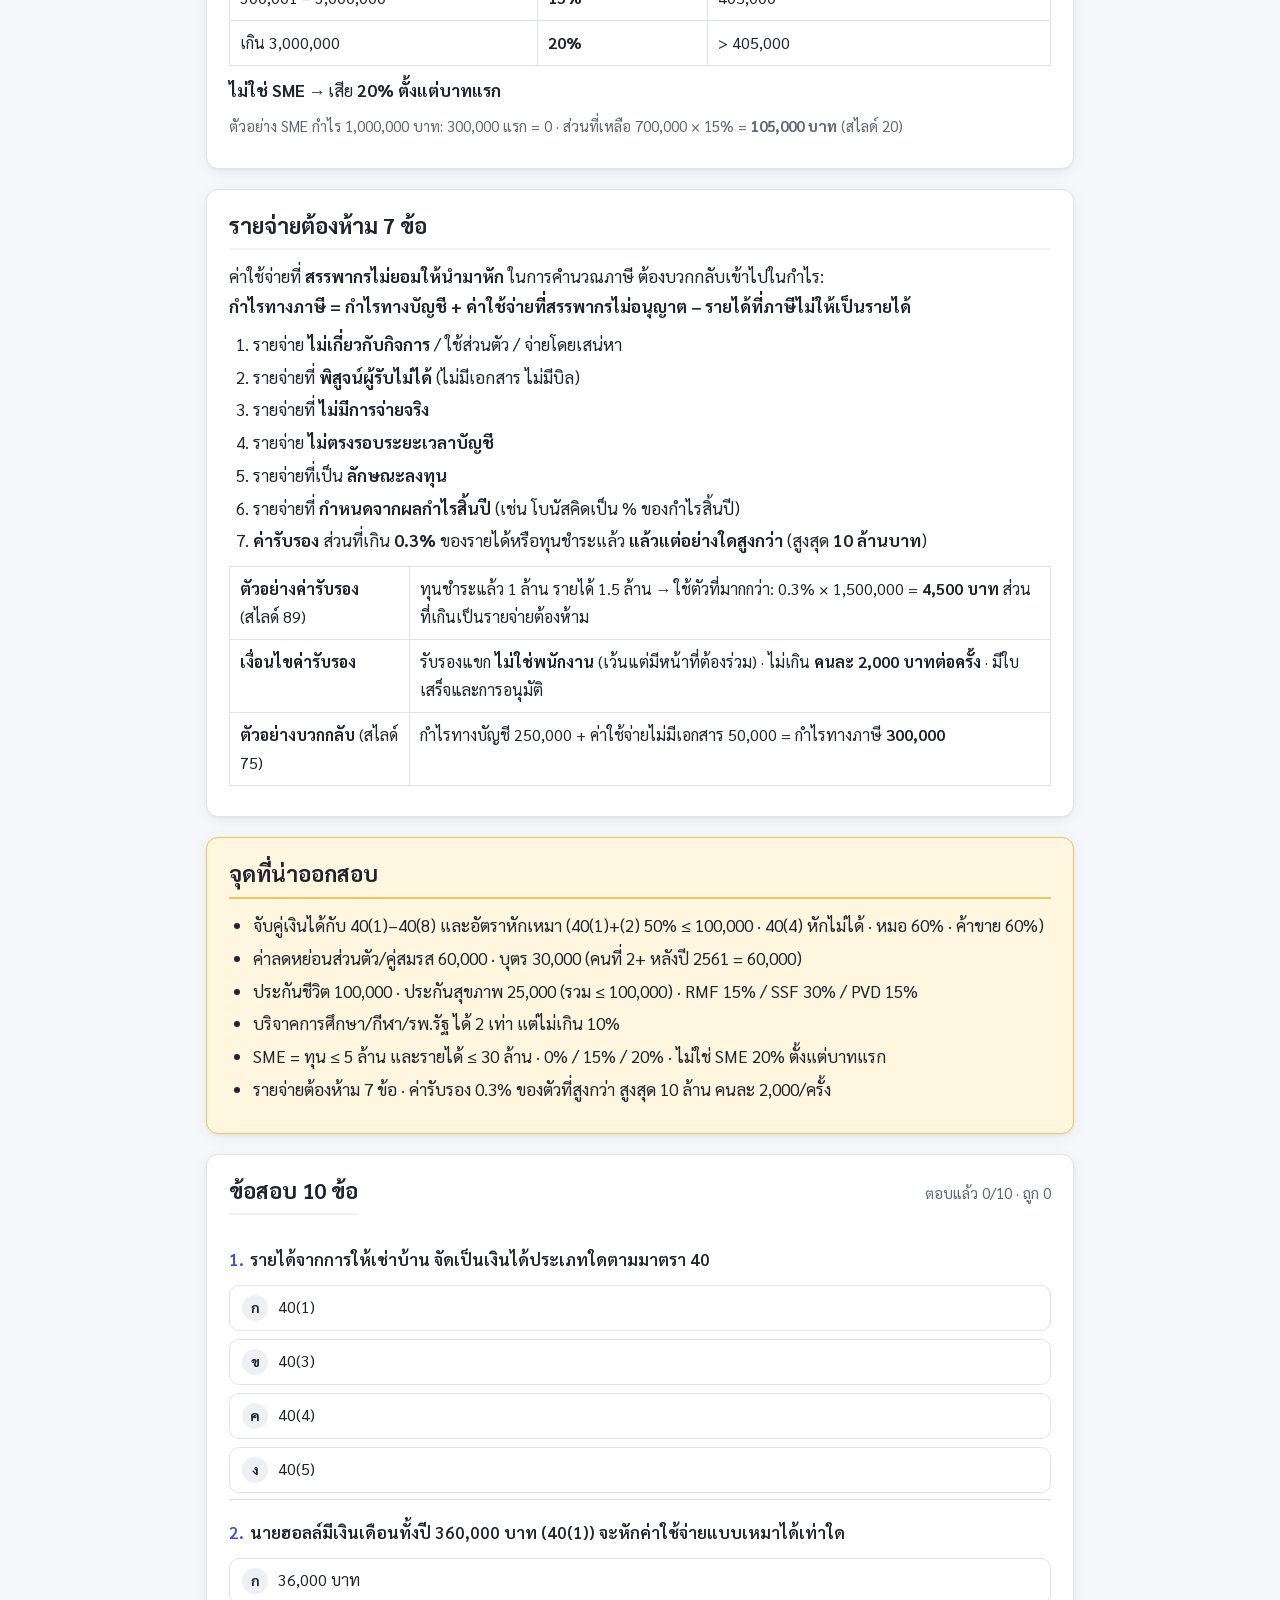
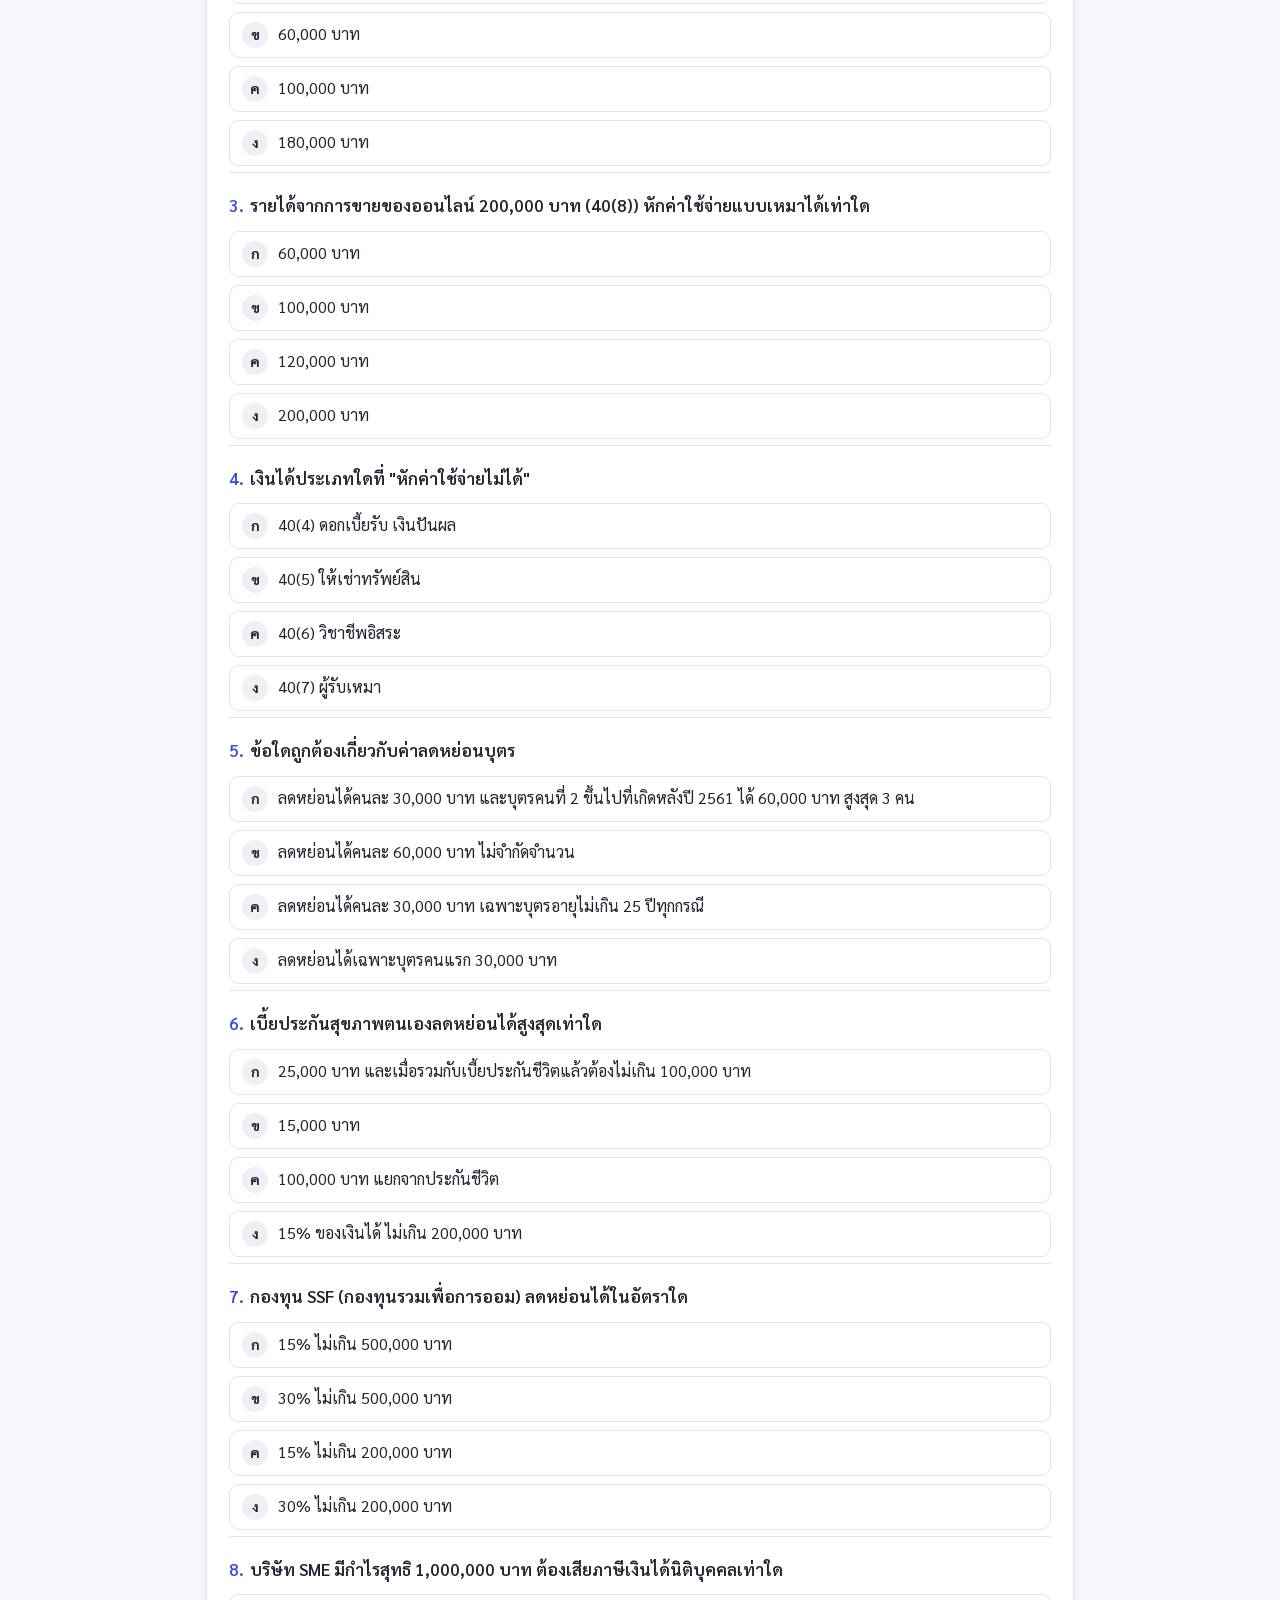
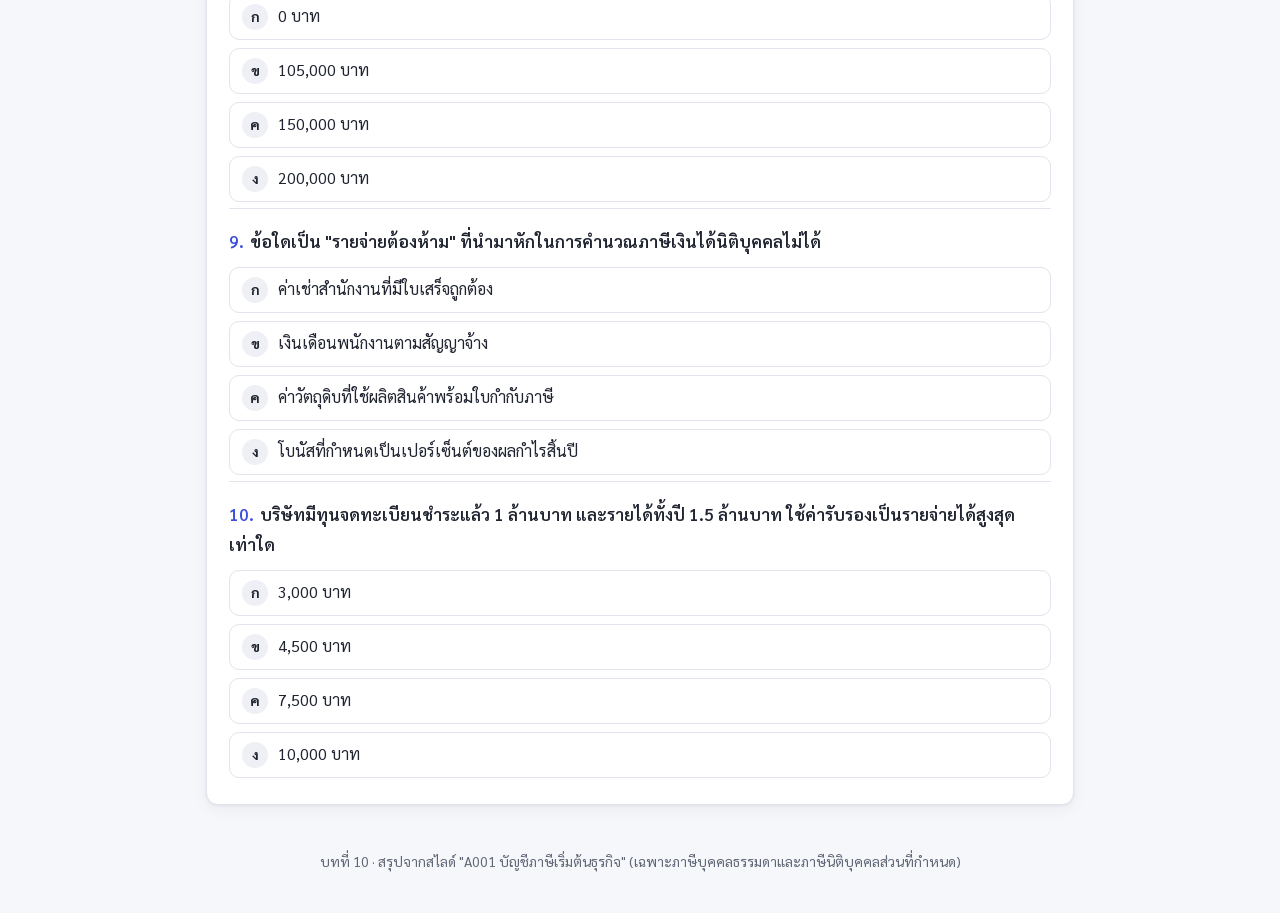
<file: chapters/10-tax.html>
<!doctype html>
<html lang="th">
<head>
  <meta charset="utf-8">
  <meta name="viewport" content="width=device-width, initial-scale=1">
  <title>บทที่ 10 บัญชี-ภาษีเริ่มต้นธุรกิจ</title>
  <link rel="preconnect" href="https://fonts.googleapis.com">
  <link rel="preconnect" href="https://fonts.gstatic.com" crossorigin>
  <link href="https://fonts.googleapis.com/css2?family=Sarabun:wght@400;600;700&display=swap" rel="stylesheet">
  <link rel="stylesheet" href="../css/style.css">
</head>
<body>
  <header class="site-header">
    <div class="wrap">
      <a class="brand" href="../index.html">Modern Entrepreneurs <small>สรุปเตรียมสอบ</small></a>
      <a class="header-link" href="../index.html">← ทุกบท</a>
    </div>
  </header>

  <main class="wrap">
    <div class="hero">
      <p class="eyebrow">บทที่ 10</p>
      <h1>บัญชี-ภาษีเริ่มต้นธุรกิจ</h1>
      <p>ภาษีบุคคลธรรมดา: เงินได้ 40(1)–40(8) และค่าลดหย่อน · ภาษีนิติบุคคล: อัตรา SME และรายจ่ายต้องห้าม 7 ข้อ</p>
    </div>

    <nav class="card toc" id="toc">
      <h2>สารบัญ</h2>
      <ol></ol>
      <a class="to-quiz" href="#quiz">ไปทำข้อสอบ 10 ข้อ →</a>
    </nav>

    <!-- ===== 1 ===== -->
    <section class="card topic" id="income-types">
      <h2>เงินได้ 8 ประเภท ตามมาตรา 40</h2>
      <div class="def" style="text-align:center"><b>รายได้ − ค่าใช้จ่าย − ค่าลดหย่อน = เงินได้สุทธิ</b> → × อัตราภาษีก้าวหน้า = ภาษีบุคคลธรรมดา</div>
      <p>บุคคลธรรมดาเลือกหักค่าใช้จ่ายได้ 2 แบบ: <b>หักตามจริง</b> (ต้องเก็บเอกสาร 100%) หรือ <b>หักเหมา</b> ตามอัตราของแต่ละประเภท</p>
      <div class="table-wrap">
        <table>
          <thead><tr><th>ประเภท</th><th>เงินได้</th><th>หักค่าใช้จ่ายแบบเหมา</th></tr></thead>
          <tbody>
            <tr><td class="code">40(1)</td><td>เงินเดือน เบี้ยเลี้ยง โบนัส</td><td rowspan="2"><b>50% ไม่เกิน 100,000 บาท</b><br><span class="src">ถ้ามีทั้ง 40(1) และ 40(2) ให้รวมกัน แล้วหักได้ไม่เกิน 100,000 บาท</span></td></tr>
            <tr><td class="code">40(2)</td><td>ค่านายหน้า ค่าจ้างทั่วไป</td></tr>
            <tr><td class="code">40(3)</td><td>ค่าลิขสิทธิ์</td><td>50% ไม่เกิน 100,000 บาท</td></tr>
            <tr><td class="code">40(4)</td><td>ดอกเบี้ยรับ เงินปันผล ส่วนแบ่งกำไร</td><td><b>หักค่าใช้จ่ายไม่ได้</b></td></tr>
            <tr><td class="code">40(5)</td><td>ให้เช่าทรัพย์สิน</td><td>บ้าน/โรงเรือน/สิ่งปลูกสร้าง <b>30%</b> · ยานพาหนะ 30% · ที่ดินเกษตร 20% · ที่ดินไม่ใช่เกษตร 15% · ทรัพย์สินอื่น 10%</td></tr>
            <tr><td class="code">40(6)</td><td>วิชาชีพ: หมอ ทนาย ผู้สอบบัญชี สถาปนิก วิศวกร</td><td><b>หมอ 60%</b> · อาชีพอื่น 30%</td></tr>
            <tr><td class="code">40(7)</td><td>ผู้รับเหมา / รับจ้างผลิต (เหมาทั้งแรงทั้งของ)</td><td>60%</td></tr>
            <tr><td class="code">40(8)</td><td>อื่น ๆ: ค้าขาย เปิดธุรกิจ</td><td>ส่วนมาก <b>60%</b></td></tr>
          </tbody>
        </table>
      </div>
      <p class="note">ปี 2560 ลดอัตราหักเหมาสูงสุดจาก 85% เหลือ 60% และกำหนดให้ผู้มีเงินได้ 40(5)–40(8) ต้องทำรายงานรายรับรายจ่าย</p>

      <h3>ตัวอย่างนายฮอลล์ (สไลด์ 37–40)</h3>
      <div class="table-wrap">
        <table>
          <tbody>
            <tr><td>เงินเดือน 30,000 × 12 = 360,000 บาท — 40(1)</td><td>หักเหมา 50% แต่ไม่เกิน 100,000 → <b>100,000</b></td></tr>
            <tr><td>ขายของออนไลน์ 200,000 บาท — 40(8)</td><td>หักเหมา 60% → <b>120,000</b></td></tr>
            <tr><td>ค่าลดหย่อนส่วนตัว</td><td><b>60,000</b></td></tr>
            <tr><td><b>เงินได้สุทธิ</b> = 560,000 − 220,000 − 60,000</td><td><b>280,000 บาท</b> → ภาษี 6,500 − หัก ณ ที่จ่ายแล้ว 6,000 = ชำระเพิ่ม <b>500</b></td></tr>
          </tbody>
        </table>
      </div>
    </section>

    <!-- ===== 2 ===== -->
    <section class="card topic" id="deductions">
      <h2>ค่าลดหย่อน 4 กลุ่ม</h2>
      <div class="def"><b>ค่าลดหย่อน</b> = รายการที่หักจากรายได้ <b>หลังจากหักค่าใช้จ่ายแล้ว</b> เพื่อให้ได้ "เงินได้สุทธิ"</div>

      <h3>กลุ่มที่ 1 ส่วนตัวและครอบครัว</h3>
      <div class="table-wrap">
        <table>
          <thead><tr><th>รายการ</th><th>ลดหย่อน</th><th>เงื่อนไข</th></tr></thead>
          <tbody>
            <tr><td>ส่วนตัว</td><td><b>60,000</b></td><td>ทุกคนที่ยื่นแบบ</td></tr>
            <tr><td>คู่สมรส</td><td><b>60,000</b></td><td>จดทะเบียนสมรส และไม่มีเงินได้หรือยื่นรวมกัน</td></tr>
            <tr><td>บุตร</td><td><b>30,000</b>/คน<br>คนที่ 2 ขึ้นไปที่เกิดหลังปี 2561 = <b>60,000</b></td><td>ไม่เกิน 3 คน · อายุไม่เกิน 20 ปี (21–25 ปีต้องเรียน ปวส. ขึ้นไป) · บุตรมีเงินได้ไม่เกิน 30,000/ปี</td></tr>
            <tr><td>ฝากครรภ์และคลอดบุตร</td><td>60,000</td><td>—</td></tr>
            <tr><td>พ่อแม่</td><td>30,000/คน</td><td>พ่อแม่มีรายได้น้อยกว่า 30,000/ปี</td></tr>
            <tr><td>อุปการะคนพิการ</td><td>60,000/คน</td><td>มีรายได้น้อยกว่า 30,000/ปี</td></tr>
          </tbody>
        </table>
      </div>

      <h3>กลุ่มที่ 2 การออมและการลงทุน</h3>
      <div class="table-wrap">
        <table>
          <thead><tr><th>รายการ</th><th>ลดหย่อนได้</th></tr></thead>
          <tbody>
            <tr><td>เบี้ยประกันชีวิตทั่วไป</td><td>ไม่เกิน <b>100,000</b></td></tr>
            <tr><td>เบี้ยประกันสุขภาพตนเอง</td><td>ไม่เกิน <b>25,000</b> และ <b>รวมกับประกันชีวิตแล้วไม่เกิน 100,000</b></td></tr>
            <tr><td>เบี้ยประกันสุขภาพพ่อแม่</td><td>ไม่เกิน 15,000</td></tr>
            <tr><td>ประกันชีวิตแบบบำนาญ</td><td><b>15%</b> ของเงินได้ ไม่เกิน <b>200,000</b></td></tr>
            <tr><td><b>RMF</b> กองทุนรวมเพื่อการเลี้ยงชีพ</td><td><b>15%</b> ไม่เกิน <b>500,000</b> — ซื้อทุกปี (ผิดได้ 1 ปี) ขั้นต่ำ 3% หรือ 5,000 บาท ถือ ≥ 5 ปีและอายุครบ 55 ปีจึงขายได้</td></tr>
            <tr><td><b>SSF</b> กองทุนรวมเพื่อการออม</td><td><b>30%</b> ไม่เกิน <b>200,000</b></td></tr>
            <tr><td><b>PVD / กบข.</b> / กองทุนสงเคราะห์ครูเอกชน</td><td><b>15%</b> ไม่เกิน <b>500,000</b></td></tr>
          </tbody>
        </table>
      </div>
      <p class="note">RMF + SSF + PVD/กบข. รวมกันไม่เกิน 500,000 บาท</p>

      <h3>กลุ่มที่ 3 มาตรการภาครัฐ และ กลุ่มที่ 4 เงินบริจาค</h3>
      <ul>
        <li><b>ดอกเบี้ยเงินกู้ซื้อที่อยู่อาศัย</b> ไม่เกิน <b>100,000</b> (กู้ร่วมให้หารตามจำนวนผู้กู้ · กู้เพิ่มจากสัญญาเดิมใช้สิทธิไม่ได้ · ต้องมีหนังสือรับรองจากธนาคาร)</li>
        <li><b>บริจาคพรรคการเมือง</b> ไม่เกิน <b>10,000</b></li>
        <li><b>เงินบริจาคทั่วไป</b> ตามจริง ไม่เกิน <b>10%</b> ของเงินได้หลังหักค่าลดหย่อน</li>
        <li>บริจาคเพื่อ <b>การศึกษา การกีฬา การพัฒนาสังคม โรงพยาบาลรัฐ</b> หักได้ <b>2 เท่า</b> ของที่จ่ายจริง แต่ไม่เกิน 10%</li>
      </ul>
    </section>

    <!-- ===== 3 ===== -->
    <section class="card topic" id="cit-rates">
      <h2>ภาษีเงินได้นิติบุคคล: อัตรา SME</h2>
      <div class="def" style="text-align:center"><b>ภาษีที่ต้องจ่าย = กำไรสุทธิ × อัตราภาษี</b> (ขาดทุน = ไม่เสีย)</div>
      <p><b>SME</b> = ทุนชำระแล้ว <b>ไม่เกิน 5 ล้านบาท</b> <u>และ</u> รายได้ <b>ไม่เกิน 30 ล้านบาทต่อปี</b> (ต้องครบทั้ง 2 เงื่อนไข)</p>
      <div class="table-wrap">
        <table>
          <thead><tr><th>กำไรสุทธิ (บาท)</th><th>อัตรา SME</th><th>ภาษีสะสมสูงสุดของช่วง</th></tr></thead>
          <tbody>
            <tr><td>0 – 300,000</td><td><b>0%</b></td><td>0</td></tr>
            <tr><td>300,001 – 3,000,000</td><td><b>15%</b></td><td>405,000</td></tr>
            <tr><td>เกิน 3,000,000</td><td><b>20%</b></td><td>&gt; 405,000</td></tr>
          </tbody>
        </table>
      </div>
      <p><b>ไม่ใช่ SME</b> → เสีย <b>20% ตั้งแต่บาทแรก</b></p>
      <p class="note">ตัวอย่าง SME กำไร 1,000,000 บาท: 300,000 แรก = 0 · ส่วนที่เหลือ 700,000 × 15% = <b>105,000 บาท</b> (สไลด์ 20)</p>
    </section>

    <!-- ===== 4 ===== -->
    <section class="card topic" id="forbidden">
      <h2>รายจ่ายต้องห้าม 7 ข้อ</h2>
      <p>ค่าใช้จ่ายที่ <b>สรรพากรไม่ยอมให้นำมาหัก</b> ในการคำนวณภาษี ต้องบวกกลับเข้าไปในกำไร:<br>
        <b>กำไรทางภาษี = กำไรทางบัญชี + ค่าใช้จ่ายที่สรรพากรไม่อนุญาต − รายได้ที่ภาษีไม่ให้เป็นรายได้</b></p>
      <ol>
        <li>รายจ่าย <b>ไม่เกี่ยวกับกิจการ</b> / ใช้ส่วนตัว / จ่ายโดยเสน่หา</li>
        <li>รายจ่ายที่ <b>พิสูจน์ผู้รับไม่ได้</b> (ไม่มีเอกสาร ไม่มีบิล)</li>
        <li>รายจ่ายที่ <b>ไม่มีการจ่ายจริง</b></li>
        <li>รายจ่าย <b>ไม่ตรงรอบระยะเวลาบัญชี</b></li>
        <li>รายจ่ายที่เป็น <b>ลักษณะลงทุน</b></li>
        <li>รายจ่ายที่ <b>กำหนดจากผลกำไรสิ้นปี</b> (เช่น โบนัสคิดเป็น % ของกำไรสิ้นปี)</li>
        <li><b>ค่ารับรอง</b> ส่วนที่เกิน <b>0.3%</b> ของรายได้หรือทุนชำระแล้ว <b>แล้วแต่อย่างใดสูงกว่า</b> (สูงสุด <b>10 ล้านบาท</b>)</li>
      </ol>
      <div class="table-wrap">
        <table>
          <tbody>
            <tr><td><b>ตัวอย่างค่ารับรอง</b> (สไลด์ 89)</td><td>ทุนชำระแล้ว 1 ล้าน รายได้ 1.5 ล้าน → ใช้ตัวที่มากกว่า: 0.3% × 1,500,000 = <b>4,500 บาท</b> ส่วนที่เกินเป็นรายจ่ายต้องห้าม</td></tr>
            <tr><td><b>เงื่อนไขค่ารับรอง</b></td><td>รับรองแขก <b>ไม่ใช่พนักงาน</b> (เว้นแต่มีหน้าที่ต้องร่วม) · ไม่เกิน <b>คนละ 2,000 บาทต่อครั้ง</b> · มีใบเสร็จและการอนุมัติ</td></tr>
            <tr><td><b>ตัวอย่างบวกกลับ</b> (สไลด์ 75)</td><td>กำไรทางบัญชี 250,000 + ค่าใช้จ่ายไม่มีเอกสาร 50,000 = กำไรทางภาษี <b>300,000</b></td></tr>
          </tbody>
        </table>
      </div>
    </section>

    <!-- ===== exam points ===== -->
    <section class="card exam-points topic" id="exam-points">
      <h2>จุดที่น่าออกสอบ</h2>
      <ul>
        <li>จับคู่เงินได้กับ 40(1)–40(8) และอัตราหักเหมา (40(1)+(2) 50% ≤ 100,000 · 40(4) หักไม่ได้ · หมอ 60% · ค้าขาย 60%)</li>
        <li>ค่าลดหย่อนส่วนตัว/คู่สมรส 60,000 · บุตร 30,000 (คนที่ 2+ หลังปี 2561 = 60,000)</li>
        <li>ประกันชีวิต 100,000 · ประกันสุขภาพ 25,000 (รวม ≤ 100,000) · RMF 15% / SSF 30% / PVD 15%</li>
        <li>บริจาคการศึกษา/กีฬา/รพ.รัฐ ได้ 2 เท่า แต่ไม่เกิน 10%</li>
        <li>SME = ทุน ≤ 5 ล้าน และรายได้ ≤ 30 ล้าน · 0% / 15% / 20% · ไม่ใช่ SME 20% ตั้งแต่บาทแรก</li>
        <li>รายจ่ายต้องห้าม 7 ข้อ · ค่ารับรอง 0.3% ของตัวที่สูงกว่า สูงสุด 10 ล้าน คนละ 2,000/ครั้ง</li>
      </ul>
    </section>

    <!-- ===== quiz ===== -->
    <section class="card" id="quiz">
      <div class="quiz-head">
        <h2>ข้อสอบ 10 ข้อ</h2>
        <span class="quiz-progress"><span id="quiz-progress"></span> <span id="quiz-best"></span></span>
      </div>
      <div id="quiz-body"></div>
    </section>
  </main>

  <footer>บทที่ 10 · สรุปจากสไลด์ "A001 บัญชีภาษีเริ่มต้นธุรกิจ" (เฉพาะภาษีบุคคลธรรมดาและภาษีนิติบุคคลส่วนที่กำหนด)</footer>

  <script>
    window.QUIZ = {
      id: "10-tax",
      questions: [
        {
          q: "รายได้จากการให้เช่าบ้าน จัดเป็นเงินได้ประเภทใดตามมาตรา 40",
          choices: ["40(1)", "40(3)", "40(4)", "40(5)"],
          answer: 3,
          explain: "40(5) คือเงินได้จากการให้เช่าทรัพย์สิน หักเหมาได้ 30% สำหรับบ้าน โรงเรือน สิ่งปลูกสร้าง",
          ref: "สไลด์ 28–29"
        },
        {
          q: "นายฮอลล์มีเงินเดือนทั้งปี 360,000 บาท (40(1)) จะหักค่าใช้จ่ายแบบเหมาได้เท่าใด",
          choices: ["36,000 บาท", "60,000 บาท", "100,000 บาท", "180,000 บาท"],
          answer: 2,
          explain: "40(1) หักเหมา 50% แต่ไม่เกิน 100,000 บาท: 50% ของ 360,000 = 180,000 ซึ่งเกินเพดาน จึงหักได้ 100,000 บาท",
          ref: "สไลด์ 29, 38"
        },
        {
          q: "รายได้จากการขายของออนไลน์ 200,000 บาท (40(8)) หักค่าใช้จ่ายแบบเหมาได้เท่าใด",
          choices: ["60,000 บาท", "100,000 บาท", "120,000 บาท", "200,000 บาท"],
          answer: 2,
          explain: "เงินได้ 40(8) จากการค้าขายส่วนมากหักเหมาได้ 60%: 200,000 × 60% = 120,000 บาท",
          ref: "สไลด์ 29, 38"
        },
        {
          q: "เงินได้ประเภทใดที่ \"หักค่าใช้จ่ายไม่ได้\"",
          choices: ["40(4) ดอกเบี้ยรับ เงินปันผล", "40(5) ให้เช่าทรัพย์สิน", "40(6) วิชาชีพอิสระ", "40(7) ผู้รับเหมา"],
          answer: 0,
          explain: "40(4) ดอกเบี้ยรับ เงินปันผล ส่วนแบ่งกำไร หักค่าใช้จ่ายไม่ได้ ส่วน 40(5) หัก 10–30% ตามชนิดทรัพย์สิน, 40(6) หมอ 60% อื่น ๆ 30% และ 40(7) หัก 60%",
          ref: "สไลด์ 29"
        },
        {
          q: "ข้อใดถูกต้องเกี่ยวกับค่าลดหย่อนบุตร",
          choices: ["ลดหย่อนได้คนละ 30,000 บาท และบุตรคนที่ 2 ขึ้นไปที่เกิดหลังปี 2561 ได้ 60,000 บาท สูงสุด 3 คน", "ลดหย่อนได้คนละ 60,000 บาท ไม่จำกัดจำนวน", "ลดหย่อนได้คนละ 30,000 บาท เฉพาะบุตรอายุไม่เกิน 25 ปีทุกกรณี", "ลดหย่อนได้เฉพาะบุตรคนแรก 30,000 บาท"],
          answer: 0,
          explain: "บุตรลดหย่อน 30,000 บาท/คน ไม่เกิน 3 คน และบุตรคนที่ 2 ขึ้นไปที่เกิดหลังปี 2561 ได้ 60,000 บาท (อายุ 21–25 ปีต้องเรียน ปวส. ขึ้นไป)",
          ref: "สไลด์ 31"
        },
        {
          q: "เบี้ยประกันสุขภาพตนเองลดหย่อนได้สูงสุดเท่าใด",
          choices: ["25,000 บาท และเมื่อรวมกับเบี้ยประกันชีวิตแล้วต้องไม่เกิน 100,000 บาท", "15,000 บาท", "100,000 บาท แยกจากประกันชีวิต", "15% ของเงินได้ ไม่เกิน 200,000 บาท"],
          answer: 0,
          explain: "ประกันสุขภาพตนเองไม่เกิน 25,000 และรวมกับประกันชีวิตทั่วไปไม่เกิน 100,000 ส่วน 15,000 คือประกันสุขภาพพ่อแม่ และ 15% ≤ 200,000 คือประกันบำนาญ",
          ref: "สไลด์ 32"
        },
        {
          q: "กองทุน SSF (กองทุนรวมเพื่อการออม) ลดหย่อนได้ในอัตราใด",
          choices: ["15% ไม่เกิน 500,000 บาท", "30% ไม่เกิน 500,000 บาท", "15% ไม่เกิน 200,000 บาท", "30% ไม่เกิน 200,000 บาท"],
          answer: 3,
          explain: "SSF ลดหย่อนได้ 30% ไม่เกิน 200,000 บาท ส่วน RMF และ PVD/กบข. ได้ 15% ไม่เกิน 500,000 บาท",
          ref: "สไลด์ 33"
        },
        {
          q: "บริษัท SME มีกำไรสุทธิ 1,000,000 บาท ต้องเสียภาษีเงินได้นิติบุคคลเท่าใด",
          choices: ["0 บาท", "105,000 บาท", "150,000 บาท", "200,000 บาท"],
          answer: 1,
          explain: "SME: 300,000 แรกยกเว้น ส่วนที่เหลือ 700,000 × 15% = 105,000 บาท (ถ้าไม่ใช่ SME จะเสีย 20% ตั้งแต่บาทแรก = 200,000)",
          ref: "สไลด์ 20, 72–73"
        },
        {
          q: "ข้อใดเป็น \"รายจ่ายต้องห้าม\" ที่นำมาหักในการคำนวณภาษีเงินได้นิติบุคคลไม่ได้",
          choices: ["ค่าเช่าสำนักงานที่มีใบเสร็จถูกต้อง", "เงินเดือนพนักงานตามสัญญาจ้าง", "ค่าวัตถุดิบที่ใช้ผลิตสินค้าพร้อมใบกำกับภาษี", "โบนัสที่กำหนดเป็นเปอร์เซ็นต์ของผลกำไรสิ้นปี"],
          answer: 3,
          explain: "รายจ่ายที่กำหนดจากผลกำไรสิ้นปีเป็นรายจ่ายต้องห้ามข้อที่ 6 ส่วนข้ออื่นเกี่ยวกับกิจการ จ่ายจริง และพิสูจน์ผู้รับได้",
          ref: "สไลด์ 76, 91"
        },
        {
          q: "บริษัทมีทุนจดทะเบียนชำระแล้ว 1 ล้านบาท และรายได้ทั้งปี 1.5 ล้านบาท ใช้ค่ารับรองเป็นรายจ่ายได้สูงสุดเท่าใด",
          choices: ["3,000 บาท", "4,500 บาท", "7,500 บาท", "10,000 บาท"],
          answer: 1,
          explain: "ค่ารับรองใช้ได้ 0.3% ของรายได้หรือทุนชำระแล้วที่สูงกว่า: 0.3% × 1,500,000 = 4,500 บาท ส่วนที่เกินเป็นรายจ่ายต้องห้าม",
          ref: "สไลด์ 76, 89"
        }
      ]
    };
  </script>
  <script src="../js/quiz.js"></script>
</body>
</html>
</file>
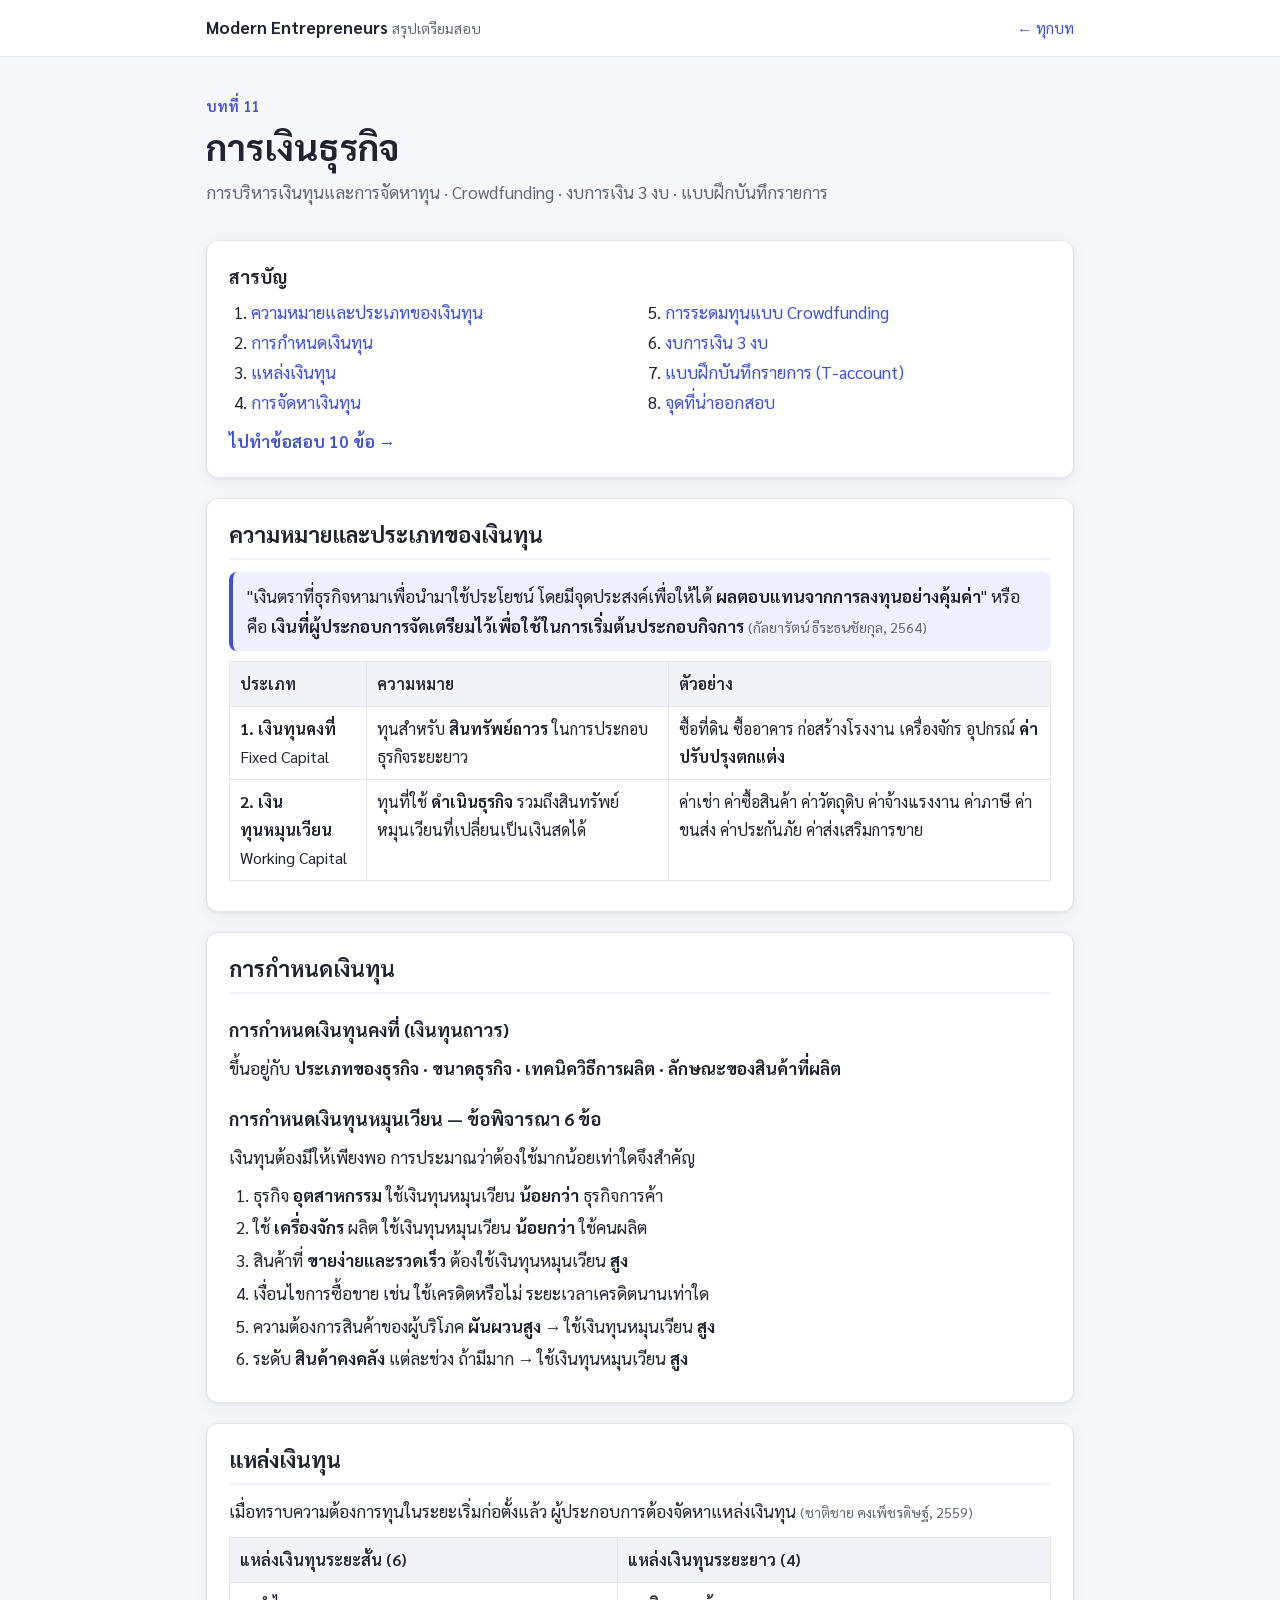
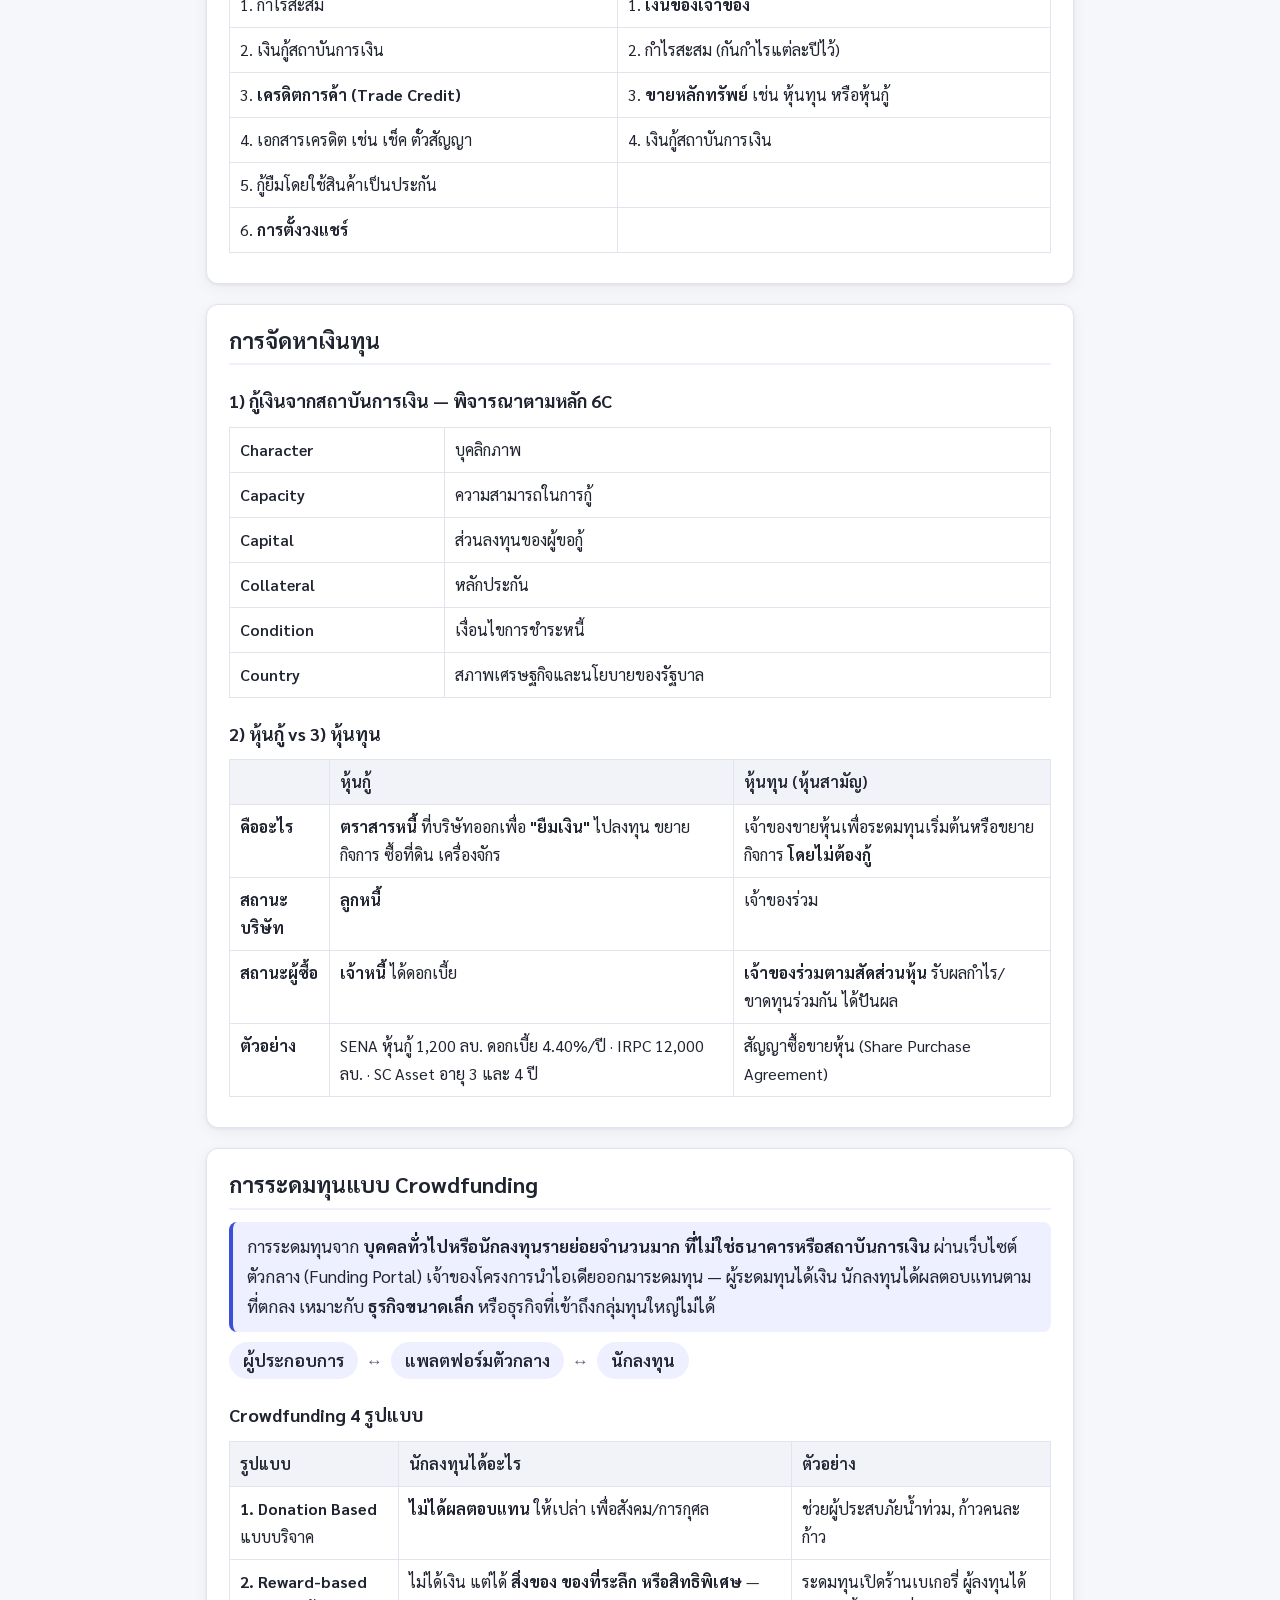
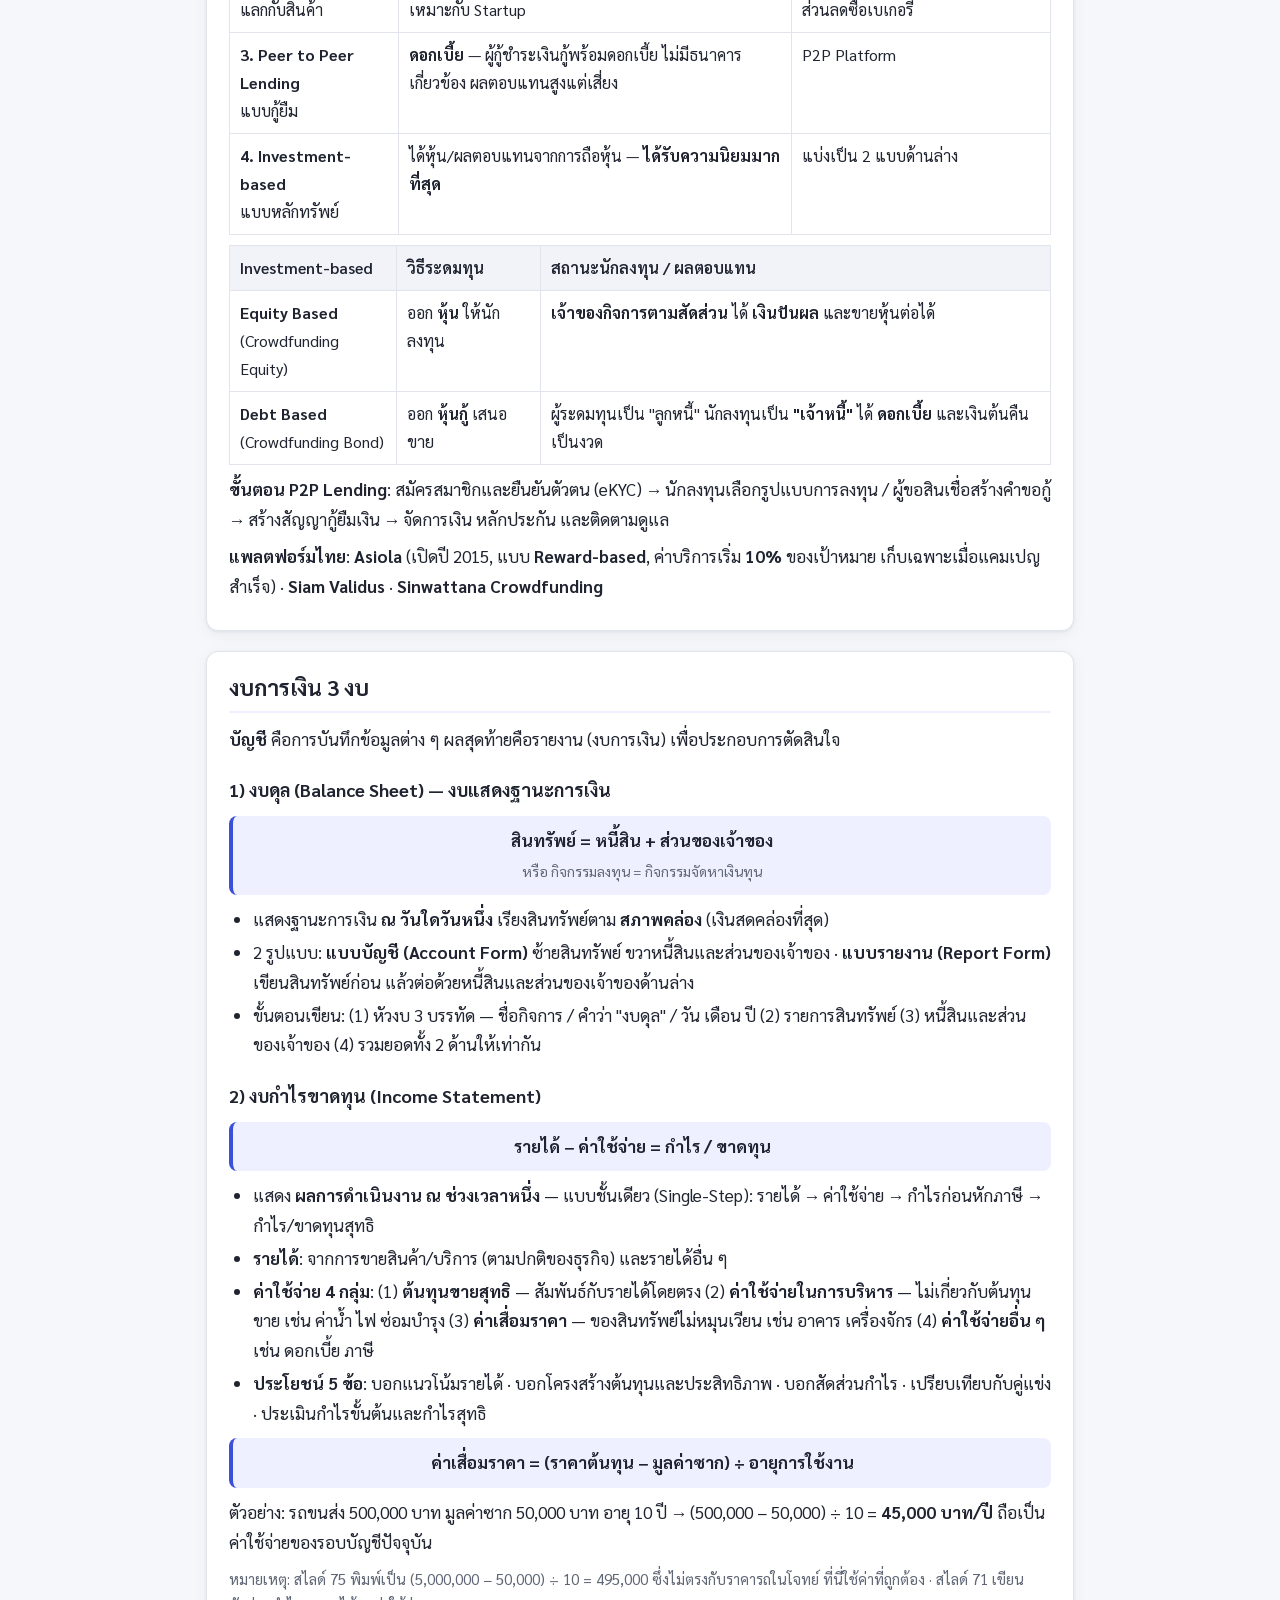
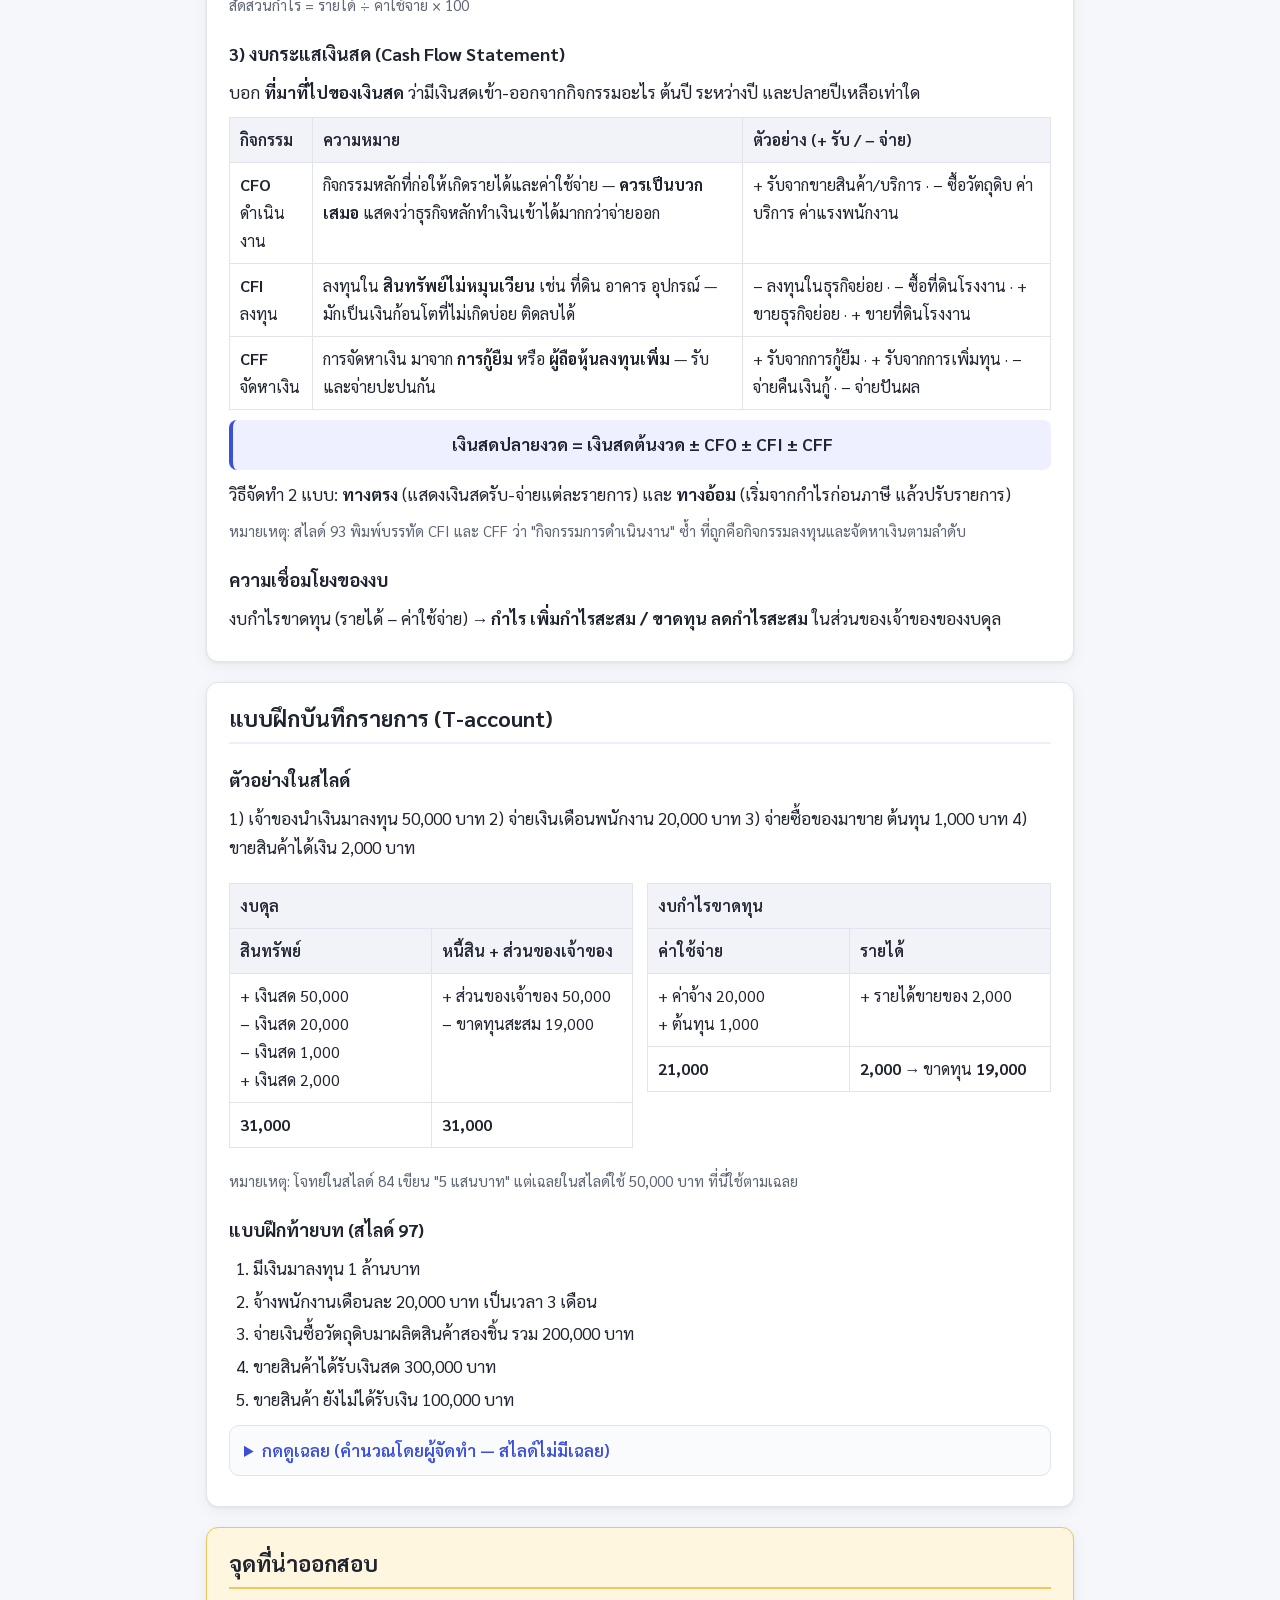
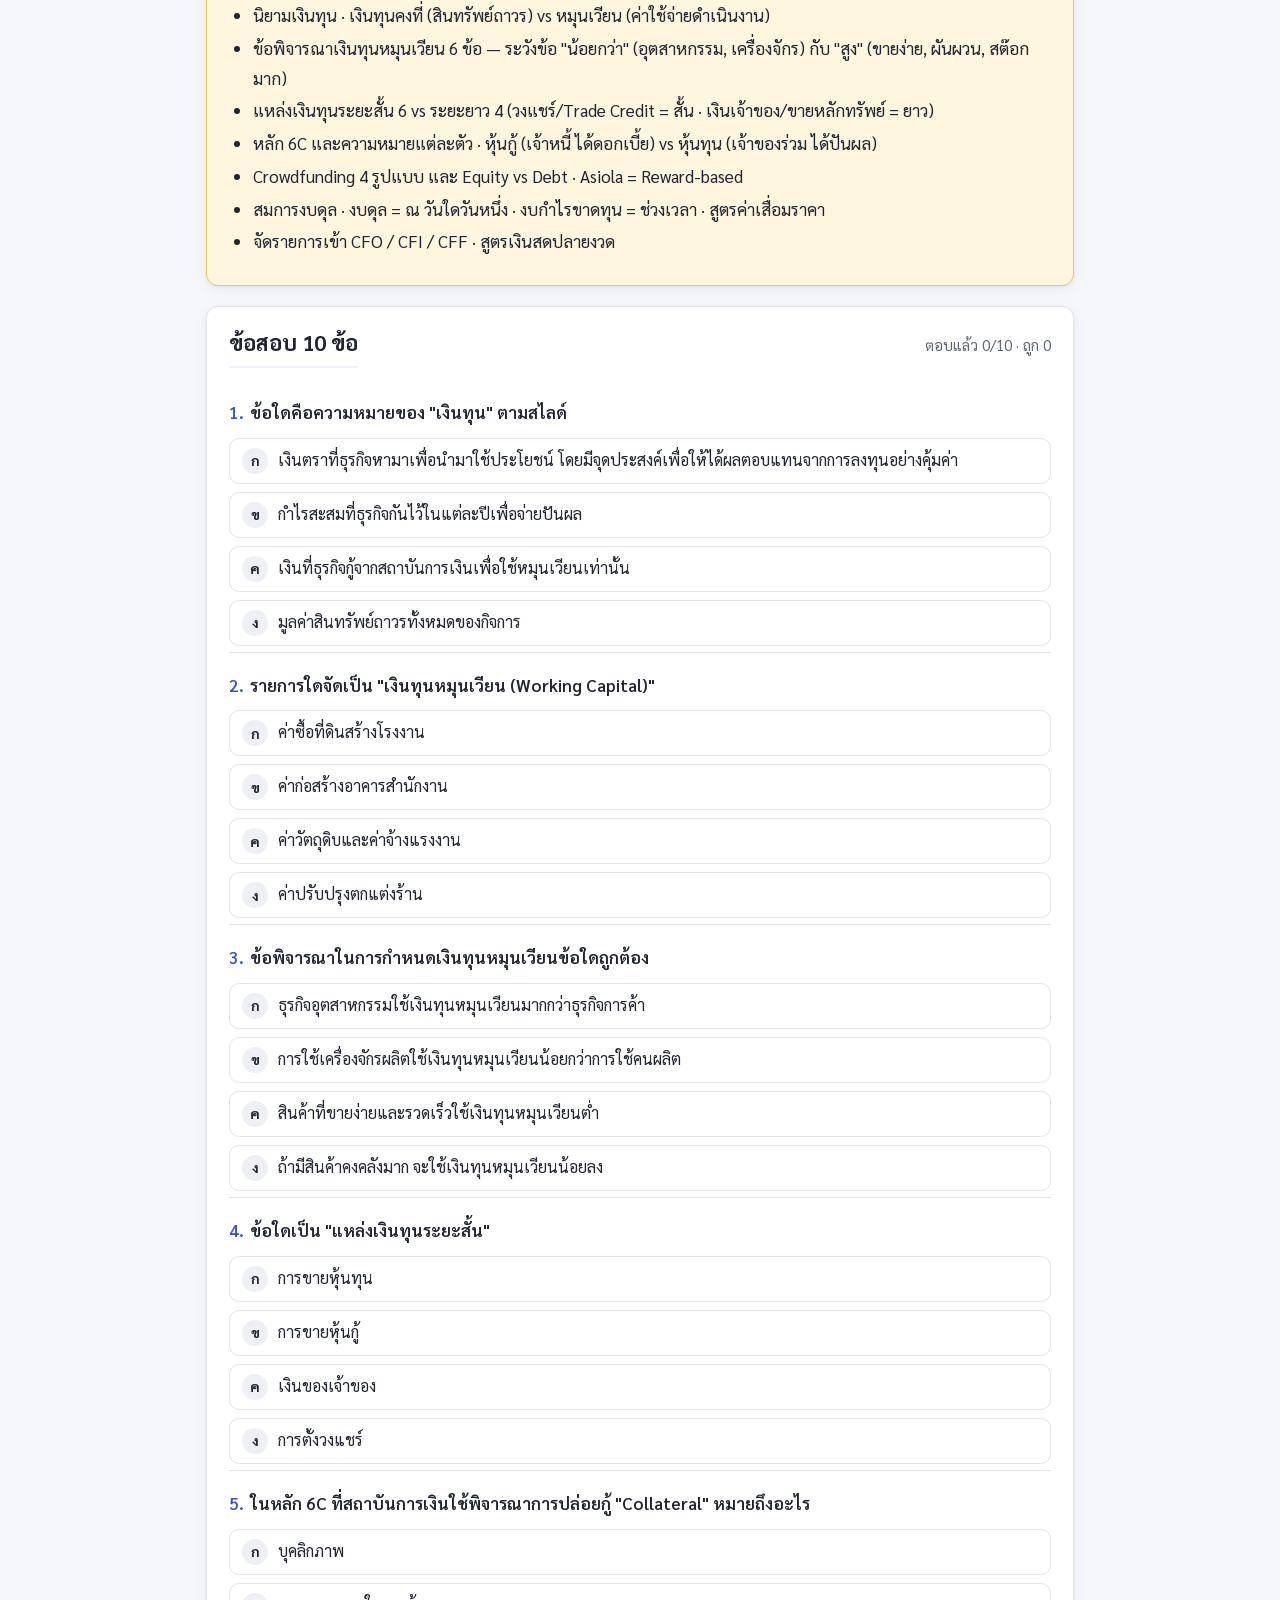
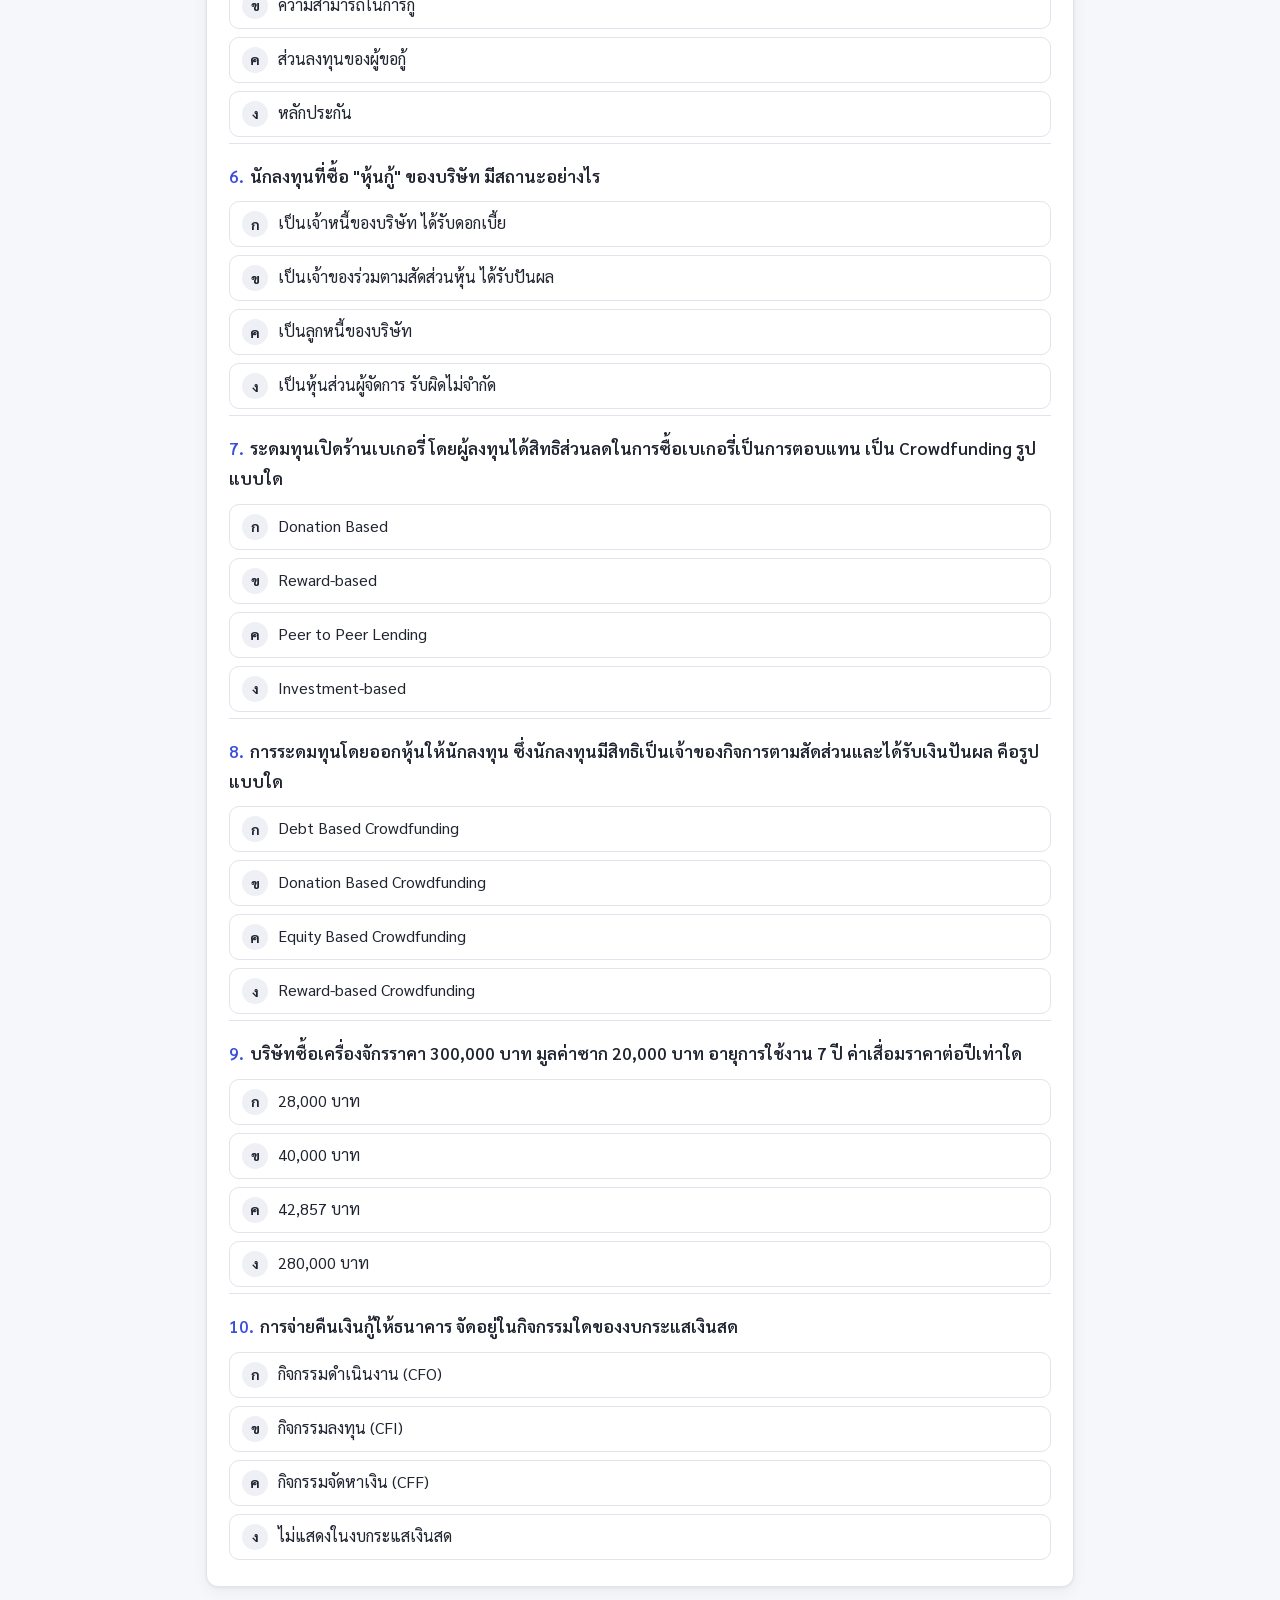
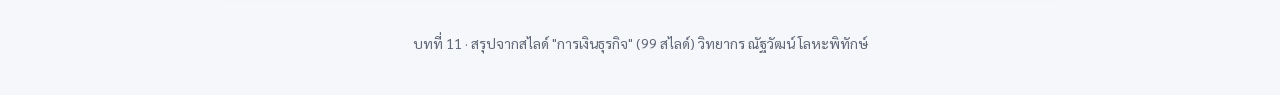
<file: chapters/11-finance.html>
<!doctype html>
<html lang="th">
<head>
  <meta charset="utf-8">
  <meta name="viewport" content="width=device-width, initial-scale=1">
  <title>บทที่ 11 การเงินธุรกิจ</title>
  <link rel="preconnect" href="https://fonts.googleapis.com">
  <link rel="preconnect" href="https://fonts.gstatic.com" crossorigin>
  <link href="https://fonts.googleapis.com/css2?family=Sarabun:wght@400;600;700&display=swap" rel="stylesheet">
  <link rel="stylesheet" href="../css/style.css">
</head>
<body>
  <header class="site-header">
    <div class="wrap">
      <a class="brand" href="../index.html">Modern Entrepreneurs <small>สรุปเตรียมสอบ</small></a>
      <a class="header-link" href="../index.html">← ทุกบท</a>
    </div>
  </header>

  <main class="wrap">
    <div class="hero">
      <p class="eyebrow">บทที่ 11</p>
      <h1>การเงินธุรกิจ</h1>
      <p>การบริหารเงินทุนและการจัดหาทุน · Crowdfunding · งบการเงิน 3 งบ · แบบฝึกบันทึกรายการ</p>
    </div>

    <nav class="card toc" id="toc">
      <h2>สารบัญ</h2>
      <ol></ol>
      <a class="to-quiz" href="#quiz">ไปทำข้อสอบ 10 ข้อ →</a>
    </nav>

    <!-- ===== 1 ===== -->
    <section class="card topic" id="capital">
      <h2>ความหมายและประเภทของเงินทุน</h2>
      <div class="def">"เงินตราที่ธุรกิจหามาเพื่อนำมาใช้ประโยชน์ โดยมีจุดประสงค์เพื่อให้ได้ <b>ผลตอบแทนจากการลงทุนอย่างคุ้มค่า</b>" หรือคือ <b>เงินที่ผู้ประกอบการจัดเตรียมไว้เพื่อใช้ในการเริ่มต้นประกอบกิจการ</b> <span class="src">(กัลยารัตน์ ธีระธนชัยกุล, 2564)</span></div>
      <div class="table-wrap">
        <table>
          <thead><tr><th>ประเภท</th><th>ความหมาย</th><th>ตัวอย่าง</th></tr></thead>
          <tbody>
            <tr><td><b>1. เงินทุนคงที่</b><br>Fixed Capital</td><td>ทุนสำหรับ <b>สินทรัพย์ถาวร</b> ในการประกอบธุรกิจระยะยาว</td><td>ซื้อที่ดิน ซื้ออาคาร ก่อสร้างโรงงาน เครื่องจักร อุปกรณ์ <b>ค่าปรับปรุงตกแต่ง</b></td></tr>
            <tr><td><b>2. เงินทุนหมุนเวียน</b><br>Working Capital</td><td>ทุนที่ใช้ <b>ดำเนินธุรกิจ</b> รวมถึงสินทรัพย์หมุนเวียนที่เปลี่ยนเป็นเงินสดได้</td><td>ค่าเช่า ค่าซื้อสินค้า ค่าวัตถุดิบ ค่าจ้างแรงงาน ค่าภาษี ค่าขนส่ง ค่าประกันภัย ค่าส่งเสริมการขาย</td></tr>
          </tbody>
        </table>
      </div>
    </section>

    <!-- ===== 2 ===== -->
    <section class="card topic" id="determine">
      <h2>การกำหนดเงินทุน</h2>
      <h3>การกำหนดเงินทุนคงที่ (เงินทุนถาวร)</h3>
      <p>ขึ้นอยู่กับ <b>ประเภทของธุรกิจ · ขนาดธุรกิจ · เทคนิควิธีการผลิต · ลักษณะของสินค้าที่ผลิต</b></p>
      <h3>การกำหนดเงินทุนหมุนเวียน — ข้อพิจารณา 6 ข้อ</h3>
      <p>เงินทุนต้องมีให้เพียงพอ การประมาณว่าต้องใช้มากน้อยเท่าใดจึงสำคัญ</p>
      <ol>
        <li>ธุรกิจ <b>อุตสาหกรรม</b> ใช้เงินทุนหมุนเวียน <b>น้อยกว่า</b> ธุรกิจการค้า</li>
        <li>ใช้ <b>เครื่องจักร</b> ผลิต ใช้เงินทุนหมุนเวียน <b>น้อยกว่า</b> ใช้คนผลิต</li>
        <li>สินค้าที่ <b>ขายง่ายและรวดเร็ว</b> ต้องใช้เงินทุนหมุนเวียน <b>สูง</b></li>
        <li>เงื่อนไขการซื้อขาย เช่น ใช้เครดิตหรือไม่ ระยะเวลาเครดิตนานเท่าใด</li>
        <li>ความต้องการสินค้าของผู้บริโภค <b>ผันผวนสูง</b> → ใช้เงินทุนหมุนเวียน <b>สูง</b></li>
        <li>ระดับ <b>สินค้าคงคลัง</b> แต่ละช่วง ถ้ามีมาก → ใช้เงินทุนหมุนเวียน <b>สูง</b></li>
      </ol>
    </section>

    <!-- ===== 3 ===== -->
    <section class="card topic" id="sources">
      <h2>แหล่งเงินทุน</h2>
      <p>เมื่อทราบความต้องการทุนในระยะเริ่มก่อตั้งแล้ว ผู้ประกอบการต้องจัดหาแหล่งเงินทุน <span class="src">(ชาติชาย คงเพ็ชรดิษฐ์, 2559)</span></p>
      <div class="table-wrap">
        <table>
          <thead><tr><th>แหล่งเงินทุนระยะสั้น (6)</th><th>แหล่งเงินทุนระยะยาว (4)</th></tr></thead>
          <tbody>
            <tr><td>1. กำไรสะสม</td><td>1. <b>เงินของเจ้าของ</b></td></tr>
            <tr><td>2. เงินกู้สถาบันการเงิน</td><td>2. กำไรสะสม (กันกำไรแต่ละปีไว้)</td></tr>
            <tr><td>3. <b>เครดิตการค้า (Trade Credit)</b></td><td>3. <b>ขายหลักทรัพย์</b> เช่น หุ้นทุน หรือหุ้นกู้</td></tr>
            <tr><td>4. เอกสารเครดิต เช่น เช็ค ตั๋วสัญญา</td><td>4. เงินกู้สถาบันการเงิน</td></tr>
            <tr><td>5. กู้ยืมโดยใช้สินค้าเป็นประกัน</td><td></td></tr>
            <tr><td>6. <b>การตั้งวงแชร์</b></td><td></td></tr>
          </tbody>
        </table>
      </div>
    </section>

    <!-- ===== 4 ===== -->
    <section class="card topic" id="raising">
      <h2>การจัดหาเงินทุน</h2>
      <h3>1) กู้เงินจากสถาบันการเงิน — พิจารณาตามหลัก 6C</h3>
      <div class="table-wrap">
        <table>
          <tbody>
            <tr><td class="code">Character</td><td>บุคลิกภาพ</td></tr>
            <tr><td class="code">Capacity</td><td>ความสามารถในการกู้</td></tr>
            <tr><td class="code">Capital</td><td>ส่วนลงทุนของผู้ขอกู้</td></tr>
            <tr><td class="code">Collateral</td><td>หลักประกัน</td></tr>
            <tr><td class="code">Condition</td><td>เงื่อนไขการชำระหนี้</td></tr>
            <tr><td class="code">Country</td><td>สภาพเศรษฐกิจและนโยบายของรัฐบาล</td></tr>
          </tbody>
        </table>
      </div>

      <h3>2) หุ้นกู้ vs 3) หุ้นทุน</h3>
      <div class="table-wrap">
        <table>
          <thead><tr><th></th><th>หุ้นกู้</th><th>หุ้นทุน (หุ้นสามัญ)</th></tr></thead>
          <tbody>
            <tr><td><b>คืออะไร</b></td><td><b>ตราสารหนี้</b> ที่บริษัทออกเพื่อ <b>"ยืมเงิน"</b> ไปลงทุน ขยายกิจการ ซื้อที่ดิน เครื่องจักร</td><td>เจ้าของขายหุ้นเพื่อระดมทุนเริ่มต้นหรือขยายกิจการ <b>โดยไม่ต้องกู้</b></td></tr>
            <tr><td><b>สถานะบริษัท</b></td><td><b>ลูกหนี้</b></td><td>เจ้าของร่วม</td></tr>
            <tr><td><b>สถานะผู้ซื้อ</b></td><td><b>เจ้าหนี้</b> ได้ดอกเบี้ย</td><td><b>เจ้าของร่วมตามสัดส่วนหุ้น</b> รับผลกำไร/ขาดทุนร่วมกัน ได้ปันผล</td></tr>
            <tr><td><b>ตัวอย่าง</b></td><td>SENA หุ้นกู้ 1,200 ลบ. ดอกเบี้ย 4.40%/ปี · IRPC 12,000 ลบ. · SC Asset อายุ 3 และ 4 ปี</td><td>สัญญาซื้อขายหุ้น (Share Purchase Agreement)</td></tr>
          </tbody>
        </table>
      </div>
    </section>

    <!-- ===== 5 ===== -->
    <section class="card topic" id="crowdfunding">
      <h2>การระดมทุนแบบ Crowdfunding</h2>
      <div class="def">การระดมทุนจาก <b>บุคคลทั่วไปหรือนักลงทุนรายย่อยจำนวนมาก ที่ไม่ใช่ธนาคารหรือสถาบันการเงิน</b> ผ่านเว็บไซต์ตัวกลาง (Funding Portal) เจ้าของโครงการนำไอเดียออกมาระดมทุน — ผู้ระดมทุนได้เงิน นักลงทุนได้ผลตอบแทนตามที่ตกลง เหมาะกับ <b>ธุรกิจขนาดเล็ก</b> หรือธุรกิจที่เข้าถึงกลุ่มทุนใหญ่ไม่ได้</div>
      <div class="flow"><span>ผู้ประกอบการ</span><i>↔</i><span>แพลตฟอร์มตัวกลาง</span><i>↔</i><span>นักลงทุน</span></div>

      <h3>Crowdfunding 4 รูปแบบ</h3>
      <div class="table-wrap">
        <table>
          <thead><tr><th>รูปแบบ</th><th>นักลงทุนได้อะไร</th><th>ตัวอย่าง</th></tr></thead>
          <tbody>
            <tr><td><b>1. Donation Based</b><br>แบบบริจาค</td><td><b>ไม่ได้ผลตอบแทน</b> ให้เปล่า เพื่อสังคม/การกุศล</td><td>ช่วยผู้ประสบภัยน้ำท่วม, ก้าวคนละก้าว</td></tr>
            <tr><td><b>2. Reward-based</b><br>แลกกับสินค้า</td><td>ไม่ได้เงิน แต่ได้ <b>สิ่งของ ของที่ระลึก หรือสิทธิพิเศษ</b> — เหมาะกับ Startup</td><td>ระดมทุนเปิดร้านเบเกอรี่ ผู้ลงทุนได้ส่วนลดซื้อเบเกอรี่</td></tr>
            <tr><td><b>3. Peer to Peer Lending</b><br>แบบกู้ยืม</td><td><b>ดอกเบี้ย</b> — ผู้กู้ชำระเงินกู้พร้อมดอกเบี้ย ไม่มีธนาคารเกี่ยวข้อง ผลตอบแทนสูงแต่เสี่ยง</td><td>P2P Platform</td></tr>
            <tr><td><b>4. Investment-based</b><br>แบบหลักทรัพย์</td><td>ได้หุ้น/ผลตอบแทนจากการถือหุ้น — <b>ได้รับความนิยมมากที่สุด</b></td><td>แบ่งเป็น 2 แบบด้านล่าง</td></tr>
          </tbody>
        </table>
      </div>
      <div class="table-wrap">
        <table>
          <thead><tr><th>Investment-based</th><th>วิธีระดมทุน</th><th>สถานะนักลงทุน / ผลตอบแทน</th></tr></thead>
          <tbody>
            <tr><td><b>Equity Based</b><br>(Crowdfunding Equity)</td><td>ออก <b>หุ้น</b> ให้นักลงทุน</td><td><b>เจ้าของกิจการตามสัดส่วน</b> ได้ <b>เงินปันผล</b> และขายหุ้นต่อได้</td></tr>
            <tr><td><b>Debt Based</b><br>(Crowdfunding Bond)</td><td>ออก <b>หุ้นกู้</b> เสนอขาย</td><td>ผู้ระดมทุนเป็น "ลูกหนี้" นักลงทุนเป็น <b>"เจ้าหนี้"</b> ได้ <b>ดอกเบี้ย</b> และเงินต้นคืนเป็นงวด</td></tr>
          </tbody>
        </table>
      </div>
      <p><b>ขั้นตอน P2P Lending</b>: สมัครสมาชิกและยืนยันตัวตน (eKYC) → นักลงทุนเลือกรูปแบบการลงทุน / ผู้ขอสินเชื่อสร้างคำขอกู้ → สร้างสัญญากู้ยืมเงิน → จัดการเงิน หลักประกัน และติดตามดูแล</p>
      <p><b>แพลตฟอร์มไทย</b>: <b>Asiola</b> (เปิดปี 2015, แบบ <b>Reward-based</b>, ค่าบริการเริ่ม <b>10%</b> ของเป้าหมาย เก็บเฉพาะเมื่อแคมเปญสำเร็จ) · <b>Siam Validus</b> · <b>Sinwattana Crowdfunding</b></p>
    </section>

    <!-- ===== 6 ===== -->
    <section class="card topic" id="statements">
      <h2>งบการเงิน 3 งบ</h2>
      <p><b>บัญชี</b> คือการบันทึกข้อมูลต่าง ๆ ผลสุดท้ายคือรายงาน (งบการเงิน) เพื่อประกอบการตัดสินใจ</p>

      <h3>1) งบดุล (Balance Sheet) — งบแสดงฐานะการเงิน</h3>
      <div class="def" style="text-align:center"><b>สินทรัพย์ = หนี้สิน + ส่วนของเจ้าของ</b><br><span class="src">หรือ กิจกรรมลงทุน = กิจกรรมจัดหาเงินทุน</span></div>
      <ul>
        <li>แสดงฐานะการเงิน <b>ณ วันใดวันหนึ่ง</b> เรียงสินทรัพย์ตาม <b>สภาพคล่อง</b> (เงินสดคล่องที่สุด)</li>
        <li>2 รูปแบบ: <b>แบบบัญชี (Account Form)</b> ซ้ายสินทรัพย์ ขวาหนี้สินและส่วนของเจ้าของ · <b>แบบรายงาน (Report Form)</b> เขียนสินทรัพย์ก่อน แล้วต่อด้วยหนี้สินและส่วนของเจ้าของด้านล่าง</li>
        <li>ขั้นตอนเขียน: (1) หัวงบ 3 บรรทัด — ชื่อกิจการ / คำว่า "งบดุล" / วัน เดือน ปี (2) รายการสินทรัพย์ (3) หนี้สินและส่วนของเจ้าของ (4) รวมยอดทั้ง 2 ด้านให้เท่ากัน</li>
      </ul>

      <h3>2) งบกำไรขาดทุน (Income Statement)</h3>
      <div class="def" style="text-align:center"><b>รายได้ − ค่าใช้จ่าย = กำไร / ขาดทุน</b></div>
      <ul>
        <li>แสดง <b>ผลการดำเนินงาน ณ ช่วงเวลาหนึ่ง</b> — แบบชั้นเดียว (Single-Step): รายได้ → ค่าใช้จ่าย → กำไรก่อนหักภาษี → กำไร/ขาดทุนสุทธิ</li>
        <li><b>รายได้</b>: จากการขายสินค้า/บริการ (ตามปกติของธุรกิจ) และรายได้อื่น ๆ</li>
        <li><b>ค่าใช้จ่าย 4 กลุ่ม</b>: (1) <b>ต้นทุนขายสุทธิ</b> — สัมพันธ์กับรายได้โดยตรง (2) <b>ค่าใช้จ่ายในการบริหาร</b> — ไม่เกี่ยวกับต้นทุนขาย เช่น ค่าน้ำ ไฟ ซ่อมบำรุง (3) <b>ค่าเสื่อมราคา</b> — ของสินทรัพย์ไม่หมุนเวียน เช่น อาคาร เครื่องจักร (4) <b>ค่าใช้จ่ายอื่น ๆ</b> เช่น ดอกเบี้ย ภาษี</li>
        <li><b>ประโยชน์ 5 ข้อ</b>: บอกแนวโน้มรายได้ · บอกโครงสร้างต้นทุนและประสิทธิภาพ · บอกสัดส่วนกำไร · เปรียบเทียบกับคู่แข่ง · ประเมินกำไรขั้นต้นและกำไรสุทธิ</li>
      </ul>
      <div class="def" style="text-align:center"><b>ค่าเสื่อมราคา = (ราคาต้นทุน − มูลค่าซาก) ÷ อายุการใช้งาน</b></div>
      <p>ตัวอย่าง: รถขนส่ง 500,000 บาท มูลค่าซาก 50,000 บาท อายุ 10 ปี → (500,000 − 50,000) ÷ 10 = <b>45,000 บาท/ปี</b> ถือเป็นค่าใช้จ่ายของรอบบัญชีปัจจุบัน</p>
      <p class="note">หมายเหตุ: สไลด์ 75 พิมพ์เป็น (5,000,000 − 50,000) ÷ 10 = 495,000 ซึ่งไม่ตรงกับราคารถในโจทย์ ที่นี่ใช้ค่าที่ถูกต้อง · สไลด์ 71 เขียนสัดส่วนกำไร = รายได้ ÷ ค่าใช้จ่าย × 100</p>

      <h3>3) งบกระแสเงินสด (Cash Flow Statement)</h3>
      <p>บอก <b>ที่มาที่ไปของเงินสด</b> ว่ามีเงินสดเข้า-ออกจากกิจกรรมอะไร ต้นปี ระหว่างปี และปลายปีเหลือเท่าใด</p>
      <div class="table-wrap">
        <table class="wide">
          <thead><tr><th>กิจกรรม</th><th>ความหมาย</th><th>ตัวอย่าง (+ รับ / − จ่าย)</th></tr></thead>
          <tbody>
            <tr><td><b>CFO</b><br>ดำเนินงาน</td><td>กิจกรรมหลักที่ก่อให้เกิดรายได้และค่าใช้จ่าย — <b>ควรเป็นบวกเสมอ</b> แสดงว่าธุรกิจหลักทำเงินเข้าได้มากกว่าจ่ายออก</td><td>+ รับจากขายสินค้า/บริการ · − ซื้อวัตถุดิบ ค่าบริการ ค่าแรงพนักงาน</td></tr>
            <tr><td><b>CFI</b><br>ลงทุน</td><td>ลงทุนใน <b>สินทรัพย์ไม่หมุนเวียน</b> เช่น ที่ดิน อาคาร อุปกรณ์ — มักเป็นเงินก้อนโตที่ไม่เกิดบ่อย ติดลบได้</td><td>− ลงทุนในธุรกิจย่อย · − ซื้อที่ดินโรงงาน · + ขายธุรกิจย่อย · + ขายที่ดินโรงงาน</td></tr>
            <tr><td><b>CFF</b><br>จัดหาเงิน</td><td>การจัดหาเงิน มาจาก <b>การกู้ยืม</b> หรือ <b>ผู้ถือหุ้นลงทุนเพิ่ม</b> — รับและจ่ายปะปนกัน</td><td>+ รับจากการกู้ยืม · + รับจากการเพิ่มทุน · − จ่ายคืนเงินกู้ · − จ่ายปันผล</td></tr>
          </tbody>
        </table>
      </div>
      <div class="def" style="text-align:center"><b>เงินสดปลายงวด = เงินสดต้นงวด ± CFO ± CFI ± CFF</b></div>
      <p>วิธีจัดทำ 2 แบบ: <b>ทางตรง</b> (แสดงเงินสดรับ-จ่ายแต่ละรายการ) และ <b>ทางอ้อม</b> (เริ่มจากกำไรก่อนภาษี แล้วปรับรายการ)</p>
      <p class="note">หมายเหตุ: สไลด์ 93 พิมพ์บรรทัด CFI และ CFF ว่า "กิจกรรมการดำเนินงาน" ซ้ำ ที่ถูกคือกิจกรรมลงทุนและจัดหาเงินตามลำดับ</p>

      <h3>ความเชื่อมโยงของงบ</h3>
      <p>งบกำไรขาดทุน (รายได้ − ค่าใช้จ่าย) → <b>กำไร เพิ่มกำไรสะสม / ขาดทุน ลดกำไรสะสม</b> ในส่วนของเจ้าของของงบดุล</p>
    </section>

    <!-- ===== 7 ===== -->
    <section class="card topic" id="practice">
      <h2>แบบฝึกบันทึกรายการ (T-account)</h2>
      <h3>ตัวอย่างในสไลด์</h3>
      <p>1) เจ้าของนำเงินมาลงทุน 50,000 บาท 2) จ่ายเงินเดือนพนักงาน 20,000 บาท 3) จ่ายซื้อของมาขาย ต้นทุน 1,000 บาท 4) ขายสินค้าได้เงิน 2,000 บาท</p>
      <div class="t-acc">
        <div class="table-wrap"><table>
          <thead><tr><th colspan="2">งบดุล</th></tr><tr><th>สินทรัพย์</th><th>หนี้สิน + ส่วนของเจ้าของ</th></tr></thead>
          <tbody>
            <tr><td>+ เงินสด 50,000<br>− เงินสด 20,000<br>− เงินสด 1,000<br>+ เงินสด 2,000</td><td>+ ส่วนของเจ้าของ 50,000<br>− ขาดทุนสะสม 19,000</td></tr>
            <tr><td><b>31,000</b></td><td><b>31,000</b></td></tr>
          </tbody>
        </table></div>
        <div class="table-wrap"><table>
          <thead><tr><th colspan="2">งบกำไรขาดทุน</th></tr><tr><th>ค่าใช้จ่าย</th><th>รายได้</th></tr></thead>
          <tbody>
            <tr><td>+ ค่าจ้าง 20,000<br>+ ต้นทุน 1,000</td><td>+ รายได้ขายของ 2,000</td></tr>
            <tr><td><b>21,000</b></td><td><b>2,000</b> → ขาดทุน <b>19,000</b></td></tr>
          </tbody>
        </table></div>
      </div>
      <p class="note">หมายเหตุ: โจทย์ในสไลด์ 84 เขียน "5 แสนบาท" แต่เฉลยในสไลด์ใช้ 50,000 บาท ที่นี่ใช้ตามเฉลย</p>

      <h3>แบบฝึกท้ายบท (สไลด์ 97)</h3>
      <ol>
        <li>มีเงินมาลงทุน 1 ล้านบาท</li>
        <li>จ้างพนักงานเดือนละ 20,000 บาท เป็นเวลา 3 เดือน</li>
        <li>จ่ายเงินซื้อวัตถุดิบมาผลิตสินค้าสองชิ้น รวม 200,000 บาท</li>
        <li>ขายสินค้าได้รับเงินสด 300,000 บาท</li>
        <li>ขายสินค้า ยังไม่ได้รับเงิน 100,000 บาท</li>
      </ol>
      <details class="reveal">
        <summary>กดดูเฉลย (คำนวณโดยผู้จัดทำ — สไลด์ไม่มีเฉลย)</summary>
        <div class="t-acc">
          <div class="table-wrap"><table>
            <thead><tr><th colspan="2">งบดุล</th></tr><tr><th>สินทรัพย์</th><th>หนี้สิน + ส่วนของเจ้าของ</th></tr></thead>
            <tbody>
              <tr><td>+ เงินสด 1,000,000<br>− เงินสด 60,000<br>− เงินสด 200,000<br>+ เงินสด 300,000<br>+ ลูกหนี้ 100,000</td><td>+ ส่วนของเจ้าของ 1,000,000<br>+ กำไรสะสม 140,000</td></tr>
              <tr><td><b>1,140,000</b></td><td><b>1,140,000</b></td></tr>
            </tbody>
          </table></div>
          <div class="table-wrap"><table>
            <thead><tr><th colspan="2">งบกำไรขาดทุน</th></tr><tr><th>ค่าใช้จ่าย</th><th>รายได้</th></tr></thead>
            <tbody>
              <tr><td>+ ค่าจ้าง 60,000<br>+ ต้นทุนสินค้า 200,000</td><td>+ ขายเงินสด 300,000<br>+ ขายเชื่อ 100,000</td></tr>
              <tr><td><b>260,000</b></td><td><b>400,000</b> → กำไร <b>140,000</b></td></tr>
            </tbody>
          </table></div>
        </div>
        <p class="note">ขายเชื่อ 100,000 นับเป็นรายได้แล้ว (บันทึกเป็นลูกหนี้ในสินทรัพย์) แม้ยังไม่ได้รับเงินสด</p>
      </details>
    </section>

    <!-- ===== exam points ===== -->
    <section class="card exam-points topic" id="exam-points">
      <h2>จุดที่น่าออกสอบ</h2>
      <ul>
        <li>นิยามเงินทุน · เงินทุนคงที่ (สินทรัพย์ถาวร) vs หมุนเวียน (ค่าใช้จ่ายดำเนินงาน)</li>
        <li>ข้อพิจารณาเงินทุนหมุนเวียน 6 ข้อ — ระวังข้อ "น้อยกว่า" (อุตสาหกรรม, เครื่องจักร) กับ "สูง" (ขายง่าย, ผันผวน, สต๊อกมาก)</li>
        <li>แหล่งเงินทุนระยะสั้น 6 vs ระยะยาว 4 (วงแชร์/Trade Credit = สั้น · เงินเจ้าของ/ขายหลักทรัพย์ = ยาว)</li>
        <li>หลัก 6C และความหมายแต่ละตัว · หุ้นกู้ (เจ้าหนี้ ได้ดอกเบี้ย) vs หุ้นทุน (เจ้าของร่วม ได้ปันผล)</li>
        <li>Crowdfunding 4 รูปแบบ และ Equity vs Debt · Asiola = Reward-based</li>
        <li>สมการงบดุล · งบดุล = ณ วันใดวันหนึ่ง · งบกำไรขาดทุน = ช่วงเวลา · สูตรค่าเสื่อมราคา</li>
        <li>จัดรายการเข้า CFO / CFI / CFF · สูตรเงินสดปลายงวด</li>
      </ul>
    </section>

    <!-- ===== quiz ===== -->
    <section class="card" id="quiz">
      <div class="quiz-head">
        <h2>ข้อสอบ 10 ข้อ</h2>
        <span class="quiz-progress"><span id="quiz-progress"></span> <span id="quiz-best"></span></span>
      </div>
      <div id="quiz-body"></div>
    </section>
  </main>

  <footer>บทที่ 11 · สรุปจากสไลด์ "การเงินธุรกิจ" (99 สไลด์) วิทยากร ณัฐวัฒน์ โลหะพิทักษ์</footer>

  <script>
    window.QUIZ = {
      id: "11-finance",
      questions: [
        {
          q: "ข้อใดคือความหมายของ \"เงินทุน\" ตามสไลด์",
          choices: [
            "เงินตราที่ธุรกิจหามาเพื่อนำมาใช้ประโยชน์ โดยมีจุดประสงค์เพื่อให้ได้ผลตอบแทนจากการลงทุนอย่างคุ้มค่า",
            "กำไรสะสมที่ธุรกิจกันไว้ในแต่ละปีเพื่อจ่ายปันผล",
            "เงินที่ธุรกิจกู้จากสถาบันการเงินเพื่อใช้หมุนเวียนเท่านั้น",
            "มูลค่าสินทรัพย์ถาวรทั้งหมดของกิจการ"
          ],
          answer: 0,
          explain: "กัลยารัตน์ (2564) นิยามเงินทุนว่าเป็นเงินตราที่ธุรกิจหามาใช้ประโยชน์เพื่อผลตอบแทนที่คุ้มค่า หรือเงินที่เตรียมไว้เริ่มต้นประกอบกิจการ",
          ref: "สไลด์ 7"
        },
        {
          q: "รายการใดจัดเป็น \"เงินทุนหมุนเวียน (Working Capital)\"",
          choices: ["ค่าซื้อที่ดินสร้างโรงงาน", "ค่าก่อสร้างอาคารสำนักงาน", "ค่าวัตถุดิบและค่าจ้างแรงงาน", "ค่าปรับปรุงตกแต่งร้าน"],
          answer: 2,
          explain: "เงินทุนหมุนเวียนใช้ดำเนินธุรกิจ เช่น ค่าเช่า ค่าวัตถุดิบ ค่าจ้างแรงงาน ค่าขนส่ง ส่วนที่ดิน อาคาร และค่าปรับปรุงตกแต่งเป็นเงินทุนคงที่",
          ref: "สไลด์ 10–11"
        },
        {
          q: "ข้อพิจารณาในการกำหนดเงินทุนหมุนเวียนข้อใดถูกต้อง",
          choices: [
            "ธุรกิจอุตสาหกรรมใช้เงินทุนหมุนเวียนมากกว่าธุรกิจการค้า",
            "การใช้เครื่องจักรผลิตใช้เงินทุนหมุนเวียนน้อยกว่าการใช้คนผลิต",
            "สินค้าที่ขายง่ายและรวดเร็วใช้เงินทุนหมุนเวียนต่ำ",
            "ถ้ามีสินค้าคงคลังมาก จะใช้เงินทุนหมุนเวียนน้อยลง"
          ],
          answer: 1,
          explain: "สไลด์ระบุว่า ใช้เครื่องจักรผลิตใช้เงินทุนหมุนเวียนน้อยกว่าใช้คน ส่วนอุตสาหกรรมใช้น้อยกว่าการค้า และสินค้าขายง่ายหรือสต๊อกมากต้องใช้เงินทุนหมุนเวียนสูง",
          ref: "สไลด์ 16–17"
        },
        {
          q: "ข้อใดเป็น \"แหล่งเงินทุนระยะสั้น\"",
          choices: ["การขายหุ้นทุน", "การขายหุ้นกู้", "เงินของเจ้าของ", "การตั้งวงแชร์"],
          answer: 3,
          explain: "แหล่งเงินทุนระยะสั้น 6 อย่าง ได้แก่ กำไรสะสม เงินกู้ เครดิตการค้า เอกสารเครดิต กู้โดยใช้สินค้าเป็นประกัน และการตั้งวงแชร์ ส่วนเงินของเจ้าของและการขายหลักทรัพย์เป็นแหล่งระยะยาว",
          ref: "สไลด์ 21–22"
        },
        {
          q: "ในหลัก 6C ที่สถาบันการเงินใช้พิจารณาการปล่อยกู้ \"Collateral\" หมายถึงอะไร",
          choices: ["บุคลิกภาพ", "ความสามารถในการกู้", "ส่วนลงทุนของผู้ขอกู้", "หลักประกัน"],
          answer: 3,
          explain: "6C: Character = บุคลิกภาพ, Capacity = ความสามารถในการกู้, Capital = ส่วนลงทุนของผู้กู้, Collateral = หลักประกัน, Condition = เงื่อนไขการชำระหนี้, Country = สภาพเศรษฐกิจและนโยบายรัฐ",
          ref: "สไลด์ 25"
        },
        {
          q: "นักลงทุนที่ซื้อ \"หุ้นกู้\" ของบริษัท มีสถานะอย่างไร",
          choices: [
            "เป็นเจ้าหนี้ของบริษัท ได้รับดอกเบี้ย",
            "เป็นเจ้าของร่วมตามสัดส่วนหุ้น ได้รับปันผล",
            "เป็นลูกหนี้ของบริษัท",
            "เป็นหุ้นส่วนผู้จัดการ รับผิดไม่จำกัด"
          ],
          answer: 0,
          explain: "หุ้นกู้คือตราสารหนี้ที่บริษัทออกเพื่อยืมเงิน บริษัทเป็นลูกหนี้ และผู้ซื้อหุ้นกู้เป็นเจ้าหนี้ ต่างจากหุ้นทุนที่ผู้ซื้อเป็นเจ้าของร่วมและได้ปันผล",
          ref: "สไลด์ 26, 30"
        },
        {
          q: "ระดมทุนเปิดร้านเบเกอรี่ โดยผู้ลงทุนได้สิทธิส่วนลดในการซื้อเบเกอรี่เป็นการตอบแทน เป็น Crowdfunding รูปแบบใด",
          choices: ["Donation Based", "Reward-based", "Peer to Peer Lending", "Investment-based"],
          answer: 1,
          explain: "Reward-based Crowdfunding นักลงทุนไม่ได้เงินตอบแทน แต่ได้สิ่งของ ของที่ระลึก หรือสิทธิพิเศษ ซึ่งสไลด์ยกตัวอย่างร้านเบเกอรี่",
          ref: "สไลด์ 39"
        },
        {
          q: "การระดมทุนโดยออกหุ้นให้นักลงทุน ซึ่งนักลงทุนมีสิทธิเป็นเจ้าของกิจการตามสัดส่วนและได้รับเงินปันผล คือรูปแบบใด",
          choices: ["Debt Based Crowdfunding", "Donation Based Crowdfunding", "Equity Based Crowdfunding", "Reward-based Crowdfunding"],
          answer: 2,
          explain: "Equity Based ออกหุ้นให้นักลงทุนซึ่งเป็นเจ้าของตามสัดส่วนและได้ปันผล ส่วน Debt Based ออกหุ้นกู้ นักลงทุนเป็นเจ้าหนี้และได้ดอกเบี้ย",
          ref: "สไลด์ 45–46"
        },
        {
          q: "บริษัทซื้อเครื่องจักรราคา 300,000 บาท มูลค่าซาก 20,000 บาท อายุการใช้งาน 7 ปี ค่าเสื่อมราคาต่อปีเท่าใด",
          choices: ["28,000 บาท", "40,000 บาท", "42,857 บาท", "280,000 บาท"],
          answer: 1,
          explain: "ค่าเสื่อมราคา = (ราคาต้นทุน − มูลค่าซาก) ÷ อายุการใช้งาน = (300,000 − 20,000) ÷ 7 = 40,000 บาท/ปี (42,857 คือการลืมหักมูลค่าซาก)",
          ref: "สไลด์ 74–75"
        },
        {
          q: "การจ่ายคืนเงินกู้ให้ธนาคาร จัดอยู่ในกิจกรรมใดของงบกระแสเงินสด",
          choices: ["กิจกรรมดำเนินงาน (CFO)", "กิจกรรมลงทุน (CFI)", "กิจกรรมจัดหาเงิน (CFF)", "ไม่แสดงในงบกระแสเงินสด"],
          answer: 2,
          explain: "CFF เกี่ยวกับการจัดหาเงินจากการกู้ยืมหรือการเพิ่มทุน เช่น รับเงินกู้ รับเงินเพิ่มทุน และจ่ายคืนเงินกู้ ส่วนการซื้อที่ดิน อาคาร อุปกรณ์เป็น CFI",
          ref: "สไลด์ 92–93"
        }
      ]
    };
  </script>
  <script src="../js/quiz.js"></script>
</body>
</html>
</file>
<file: css/style.css>
/* ===== Modern Entrepreneurs — สไตล์ร่วม ===== */
:root {
  --bg: #f6f7fb;
  --surface: #ffffff;
  --text: #1f2430;
  --muted: #5f6675;
  --border: #e1e4ec;
  --accent: #3b4fd8;
  --accent-soft: #eef0ff;
  --ok: #1e8e4e;
  --ok-soft: #e6f6ec;
  --bad: #c9372c;
  --bad-soft: #fdecea;
  --warn-soft: #fff6e0;
  --warn-border: #f0c75e;
  --radius: 12px;
  --shadow: 0 1px 3px rgba(20, 24, 40, 0.06), 0 4px 16px rgba(20, 24, 40, 0.05);
}

* { box-sizing: border-box; }

html { scroll-behavior: smooth; }

body {
  margin: 0;
  background: var(--bg);
  color: var(--text);
  font-family: "Sarabun", "Leelawadee UI", "Tahoma", "Noto Sans Thai", sans-serif;
  font-size: 17px;
  line-height: 1.75;
}

a { color: var(--accent); }

.wrap {
  max-width: 900px;
  margin: 0 auto;
  padding: 0 16px;
}

/* ----- Header ----- */
.site-header {
  background: var(--surface);
  border-bottom: 1px solid var(--border);
  position: sticky;
  top: 0;
  z-index: 10;
}
.site-header .wrap {
  display: flex;
  align-items: center;
  justify-content: space-between;
  gap: 12px;
  min-height: 56px;
}
.brand {
  font-weight: 700;
  color: var(--text);
  text-decoration: none;
}
.brand small { color: var(--muted); font-weight: 400; }
.header-link { font-size: 15px; text-decoration: none; }

/* ----- Hero ----- */
.hero { padding: 36px 0 12px; }
.hero .eyebrow {
  color: var(--accent);
  font-weight: 600;
  font-size: 15px;
  margin: 0;
}
.hero h1 {
  font-size: clamp(26px, 5vw, 36px);
  line-height: 1.3;
  margin: 4px 0 8px;
}
.hero p { color: var(--muted); margin: 0; }

/* ----- Cards / sections ----- */
.card {
  background: var(--surface);
  border: 1px solid var(--border);
  border-radius: var(--radius);
  box-shadow: var(--shadow);
  padding: 20px 22px;
  margin: 20px 0;
}

main section { scroll-margin-top: 72px; }
main section h2 {
  font-size: 22px;
  line-height: 1.4;
  margin: 0 0 12px;
  padding-bottom: 8px;
  border-bottom: 2px solid var(--accent-soft);
}
main section h3 { font-size: 18px; margin: 20px 0 6px; }
main section p { margin: 8px 0; }
main section ul, main section ol { margin: 8px 0; padding-left: 24px; }
main section li { margin: 3px 0; }

.def {
  background: var(--accent-soft);
  border-left: 4px solid var(--accent);
  border-radius: 8px;
  padding: 10px 14px;
  margin: 10px 0;
}
.src { color: var(--muted); font-size: 14px; }
.note {
  color: var(--muted);
  font-size: 15px;
  margin-top: 6px;
}

/* ----- Tables ----- */
.table-wrap { overflow-x: auto; margin: 10px 0; }
table {
  width: 100%;
  border-collapse: collapse;
  font-size: 16px;
}
th, td {
  border: 1px solid var(--border);
  padding: 8px 10px;
  text-align: left;
  vertical-align: top;
}
th { background: #f1f3f9; font-weight: 600; }
td.code, th.code { white-space: nowrap; font-weight: 600; }
table.wide { min-width: 680px; }

/* ----- Table of contents ----- */
.toc h2 { border: 0; font-size: 18px; margin: 0 0 6px; padding: 0; }
.toc ol { margin: 0; padding-left: 22px; columns: 2; column-gap: 28px; }
.toc li { break-inside: avoid; }
.toc a { text-decoration: none; }
.toc a:hover { text-decoration: underline; }
.toc .to-quiz {
  display: inline-block;
  margin-top: 10px;
  font-weight: 600;
}

/* ----- Exam points ----- */
.exam-points {
  background: var(--warn-soft);
  border: 1px solid var(--warn-border);
}
.exam-points h2 { border-bottom-color: var(--warn-border); }

/* ----- BMC canvas ----- */
.canvas {
  display: grid;
  grid-template-columns: repeat(5, 1fr);
  grid-template-areas:
    "kp ka vp cr cs"
    "kp kr vp ch cs"
    "cost cost cost rev rev";
  gap: 6px;
  margin: 12px 0;
}
.canvas > div {
  border: 2px solid var(--border);
  border-radius: 8px;
  padding: 8px;
  font-size: 14px;
  line-height: 1.45;
  background: var(--surface);
}
.canvas b { display: block; font-size: 14px; }
.canvas .infra { border-color: #8fa0f0; background: #f3f5ff; }
.canvas .offer { border-color: #6cc495; background: #effaf3; }
.canvas .cust  { border-color: #f0a86a; background: #fff5ec; }
.canvas .money { border-color: #b9bfcc; background: #f6f7f9; }
.c-kp { grid-area: kp; } .c-ka { grid-area: ka; } .c-kr { grid-area: kr; }
.c-vp { grid-area: vp; } .c-cr { grid-area: cr; } .c-ch { grid-area: ch; }
.c-cs { grid-area: cs; } .c-cost { grid-area: cost; } .c-rev { grid-area: rev; }

.flow {
  display: flex;
  flex-wrap: wrap;
  align-items: center;
  gap: 8px;
  margin: 10px 0;
}
.flow span {
  background: var(--accent-soft);
  border-radius: 999px;
  padding: 4px 14px;
  font-weight: 600;
}
.flow i { font-style: normal; color: var(--muted); }

/* ----- Risk matrix ----- */
.matrix { border-collapse: separate; border-spacing: 4px; width: auto; margin: 0 auto; }
.matrix th, .matrix td { border: 0; text-align: center; vertical-align: middle; padding: 6px; }
.matrix th { background: none; font-size: 14px; color: var(--muted); }
.matrix td { width: 52px; height: 42px; border-radius: 6px; font-weight: 700; }
.lv-low  { background: #fbf3d5; }
.lv-mid  { background: #f6d55c; }
.lv-high { background: #f2994a; }
.lv-vh   { background: #e0533d; color: #fff; }
.legend { display: flex; flex-wrap: wrap; gap: 8px 14px; justify-content: center; margin-top: 10px; font-size: 14px; }
.legend span { display: inline-flex; align-items: center; gap: 6px; }
.legend i { width: 16px; height: 16px; border-radius: 4px; display: inline-block; }

/* ----- Flow chart symbols ----- */
.sym { width: 64px; height: 36px; display: block; }
.sym * { fill: var(--accent-soft); stroke: var(--accent); stroke-width: 2; }
.sym .line { fill: none; }
.sym .head { fill: var(--accent); stroke: none; }

/* ----- T-account & reveal ----- */
.t-acc { display: grid; grid-template-columns: 1fr 1fr; gap: 14px; margin: 10px 0; }
.t-acc table td { width: 50%; }
details.reveal {
  border: 1px solid var(--border);
  border-radius: 10px;
  padding: 10px 14px;
  margin: 10px 0;
  background: #fafbfd;
}
details.reveal summary { cursor: pointer; font-weight: 600; color: var(--accent); }
details.reveal[open] summary { margin-bottom: 8px; }

/* ----- Quiz ----- */
.quiz-head {
  display: flex;
  justify-content: space-between;
  align-items: baseline;
  flex-wrap: wrap;
  gap: 8px;
}
.quiz-progress { color: var(--muted); font-size: 15px; }
.question {
  border-top: 1px solid var(--border);
  padding: 18px 0 6px;
}
.question:first-of-type { border-top: 0; }
.q-text { font-weight: 600; margin: 0 0 10px; }
.q-num { color: var(--accent); margin-right: 6px; }
.choices { display: grid; gap: 8px; }
.choice {
  display: flex;
  gap: 10px;
  align-items: flex-start;
  width: 100%;
  text-align: left;
  font: inherit;
  font-size: 16px;
  line-height: 1.55;
  color: var(--text);
  background: var(--surface);
  border: 1.5px solid var(--border);
  border-radius: 10px;
  padding: 9px 12px;
  cursor: pointer;
  transition: border-color 0.15s, background 0.15s;
}
.choice:hover:not(:disabled) { border-color: var(--accent); background: var(--accent-soft); }
.choice:disabled { cursor: default; }
.choice .letter {
  flex: none;
  width: 26px;
  height: 26px;
  border-radius: 50%;
  background: #eef0f5;
  display: grid;
  place-items: center;
  font-weight: 700;
  font-size: 14px;
}
.choice.correct { border-color: var(--ok); background: var(--ok-soft); }
.choice.correct .letter { background: var(--ok); color: #fff; }
.choice.wrong { border-color: var(--bad); background: var(--bad-soft); }
.choice.wrong .letter { background: var(--bad); color: #fff; }

.explain {
  margin: 10px 0 0;
  padding: 10px 14px;
  border-radius: 8px;
  font-size: 15.5px;
  background: #f4f5f9;
}
.explain.ok { background: var(--ok-soft); }
.explain.bad { background: var(--bad-soft); }
.explain .verdict { font-weight: 700; }
.explain .ref { color: var(--muted); font-size: 14px; }

.result {
  text-align: center;
  padding: 18px;
  margin-top: 16px;
  border-radius: var(--radius);
  background: var(--accent-soft);
}
.result .score { font-size: 34px; font-weight: 700; color: var(--accent); }
.btn {
  font: inherit;
  font-weight: 600;
  border: 0;
  border-radius: 10px;
  padding: 8px 20px;
  background: var(--accent);
  color: #fff;
  cursor: pointer;
  margin-top: 8px;
}
.btn:hover { filter: brightness(1.1); }

/* ----- Index page ----- */
.chapter-grid {
  display: grid;
  grid-template-columns: repeat(auto-fill, minmax(260px, 1fr));
  gap: 14px;
  margin: 20px 0 40px;
}
.chapter-card {
  display: flex;
  flex-direction: column;
  gap: 4px;
  background: var(--surface);
  border: 1px solid var(--border);
  border-radius: var(--radius);
  box-shadow: var(--shadow);
  padding: 16px 18px;
  color: var(--text);
  text-decoration: none;
  transition: transform 0.15s, border-color 0.15s;
}
a.chapter-card:hover { transform: translateY(-2px); border-color: var(--accent); }
.chapter-card .num { color: var(--accent); font-weight: 700; font-size: 14px; }
.chapter-card .title { font-weight: 700; font-size: 17px; line-height: 1.45; }
.chapter-card .meta { color: var(--muted); font-size: 14px; margin-top: auto; }
.chapter-card.soon { opacity: 0.55; box-shadow: none; }

footer {
  color: var(--muted);
  font-size: 14px;
  text-align: center;
  padding: 24px 0 40px;
}

/* ----- Mobile ----- */
@media (max-width: 640px) {
  body { font-size: 16px; }
  .card { padding: 16px; }
  .toc ol { columns: 1; }
  .t-acc { grid-template-columns: 1fr; }
  .matrix { border-spacing: 3px; }
  .matrix td { width: 38px; height: 34px; padding: 2px; font-size: 14px; }
  .matrix th { padding: 2px; }
  .canvas {
    grid-template-columns: 1fr;
    grid-template-areas: "cs" "vp" "ch" "cr" "rev" "kr" "ka" "kp" "cost";
  }
}
</file>
<file: exam-review/style.css>
:root {
  --bg: #f6f5f1;
  --surface: #ffffff;
  --surface-2: #f0eee8;
  --text: #1d1d1b;
  --muted: #66645e;
  --border: #e2dfd6;
  --accent: #c2410c;
  --accent-soft: #fdeee6;
  --ok: #15803d;
  --ok-soft: #e8f5ec;
  --bad: #b91c1c;
  --bad-soft: #fcebeb;
  --code-bg: #1f2328;
  --code-text: #e6edf3;
  --tok-kw: #ff7b72;
  --tok-str: #a5d6ff;
  --tok-com: #8b949e;
  --tok-dec: #d2a8ff;
  --tok-num: #79c0ff;
  --shadow: 0 1px 2px rgba(0,0,0,.04), 0 4px 16px rgba(0,0,0,.04);
  color-scheme: light;
}

@media (prefers-color-scheme: dark) {
  :root:not([data-theme="light"]) {
    --bg: #141412;
    --surface: #1d1d1a;
    --surface-2: #262622;
    --text: #ecebe6;
    --muted: #a19f97;
    --border: #34332e;
    --accent: #fb923c;
    --accent-soft: #3a2416;
    --ok: #4ade80;
    --ok-soft: #13291b;
    --bad: #f87171;
    --bad-soft: #351717;
    --code-bg: #0e0f11;
    --shadow: none;
    color-scheme: dark;
  }
}
:root[data-theme="dark"] {
  --bg: #141412;
  --surface: #1d1d1a;
  --surface-2: #262622;
  --text: #ecebe6;
  --muted: #a19f97;
  --border: #34332e;
  --accent: #fb923c;
  --accent-soft: #3a2416;
  --ok: #4ade80;
  --ok-soft: #13291b;
  --bad: #f87171;
  --bad-soft: #351717;
  --code-bg: #0e0f11;
  --shadow: none;
  color-scheme: dark;
}

* { box-sizing: border-box; }

body {
  margin: 0;
  background: var(--bg);
  color: var(--text);
  font-family: "IBM Plex Sans Thai", "Leelawadee UI", "Tahoma", system-ui, sans-serif;
  font-size: 16px;
  line-height: 1.7;
}

code, pre { font-family: "JetBrains Mono", Consolas, monospace; }
:not(pre) > code {
  background: var(--surface-2);
  padding: .1em .4em;
  border-radius: 4px;
  font-size: .88em;
}

/* ---------- top bar & tabs ---------- */
.topbar {
  display: flex;
  align-items: center;
  justify-content: space-between;
  gap: 12px;
  padding: 14px 16px;
  max-width: 960px;
  margin: 0 auto;
}
.brand { display: flex; flex-direction: column; line-height: 1.3; }
.brand-code { font-size: 12px; color: var(--accent); font-weight: 600; letter-spacing: .08em; }
.brand-name { font-weight: 600; }

.icon-btn {
  width: 40px; height: 40px;
  border-radius: 50%;
  border: 1px solid var(--border);
  background: var(--surface);
  color: var(--text);
  font-size: 18px;
  cursor: pointer;
}
.icon-moon { display: none; }
:root[data-theme="dark"] .icon-sun { display: none; }
:root[data-theme="dark"] .icon-moon { display: inline; }

.tabs {
  position: sticky;
  top: 0;
  z-index: 10;
  display: flex;
  gap: 4px;
  overflow-x: auto;
  padding: 8px 16px;
  background: var(--bg);
  border-bottom: 1px solid var(--border);
  scrollbar-width: none;
}
.tabs::-webkit-scrollbar { display: none; }
@media (min-width: 960px) {
  .tabs { justify-content: center; }
}
.tab {
  flex: none;
  padding: 8px 14px;
  border: 0;
  border-radius: 999px;
  background: transparent;
  color: var(--muted);
  font: inherit;
  font-size: 14px;
  font-weight: 500;
  cursor: pointer;
  white-space: nowrap;
}
.tab:hover { color: var(--text); }
.tab.active { background: var(--text); color: var(--bg); }

main { max-width: 960px; margin: 0 auto; padding: 24px 16px 80px; }

.panel { display: none; }
.panel.active { display: block; }

h1 { font-size: clamp(24px, 4vw, 32px); line-height: 1.3; margin: 0 0 8px; }
h2 { font-size: 20px; margin: 0 0 12px; }
h3 { font-size: 16px; margin: 16px 0 6px; }
.lead { color: var(--muted); max-width: 680px; }
.muted { color: var(--muted); font-size: 14px; }
.eyebrow { margin: 0; color: var(--accent); font-weight: 600; font-size: 13px; letter-spacing: .08em; text-transform: uppercase; }

/* ---------- home ---------- */
.progress-grid {
  display: grid;
  grid-template-columns: repeat(auto-fit, minmax(200px, 1fr));
  gap: 12px;
  margin: 24px 0 32px;
}
.progress-card {
  display: flex;
  flex-direction: column;
  background: var(--surface);
  border: 1px solid var(--border);
  border-radius: 12px;
  padding: 16px;
  box-shadow: var(--shadow);
}
.progress-card a { color: inherit; text-decoration: none; }
.pc-head:hover .pc-title { color: var(--accent); }
.progress-card .pc-week { font-size: 12px; color: var(--accent); font-weight: 600; }
.progress-card .pc-title { font-weight: 600; margin: 2px 0 12px; }
.pc-foot { display: flex; align-items: center; justify-content: space-between; gap: 8px; margin-top: auto; }
.progress-card .pc-score { font-size: 28px; font-weight: 700; line-height: 1; }
.progress-card .pc-score small { font-size: 14px; color: var(--muted); font-weight: 500; }
.bar { height: 6px; border-radius: 3px; background: var(--surface-2); margin-top: 10px; overflow: hidden; display: flex; }
.bar i { display: block; height: 100%; }
.bar .b-ok { background: var(--ok); }
.bar .b-bad { background: var(--bad); }

.flow {
  display: grid;
  grid-template-columns: repeat(auto-fit, minmax(160px, 1fr));
  gap: 8px;
}
.flow-step {
  background: var(--surface);
  border: 1px solid var(--border);
  border-radius: 10px;
  padding: 12px;
  display: flex;
  flex-direction: column;
  gap: 4px;
}
.flow-step span { font-size: 14px; color: var(--muted); }
.flow-inline {
  background: var(--surface-2);
  border-radius: 8px;
  padding: 8px 12px;
  font-size: 14px;
}

.actions { margin-top: 32px; }

/* ---------- lesson ---------- */
.lesson-head { margin-bottom: 20px; }
.subtabs {
  display: inline-flex;
  margin-top: 12px;
  padding: 4px;
  border-radius: 10px;
  background: var(--surface-2);
}
.subtab {
  border: 0;
  background: transparent;
  color: var(--muted);
  font: inherit;
  font-weight: 500;
  padding: 6px 18px;
  border-radius: 7px;
  cursor: pointer;
}
.subtab.active { background: var(--surface); color: var(--text); box-shadow: var(--shadow); }
.badge { font-size: 12px; color: var(--accent); font-weight: 600; }

.view { display: none; }
.view.active { display: block; }

.card {
  background: var(--surface);
  border: 1px solid var(--border);
  border-radius: 14px;
  padding: 20px;
  margin-bottom: 16px;
  box-shadow: var(--shadow);
}
.card p:first-of-type { margin-top: 0; }
.card ul, .card ol { padding-left: 22px; margin: 8px 0; }
.card li { margin: 4px 0; }

.callout {
  border-left: 3px solid var(--accent);
  background: var(--accent-soft);
  padding: 10px 14px;
  border-radius: 0 8px 8px 0;
  margin: 12px 0 0;
  font-size: 15px;
}
.callout.danger { border-color: var(--bad); background: var(--bad-soft); }

.two-col, .three-col { display: grid; gap: 10px; margin: 12px 0; }
@media (min-width: 640px) {
  .two-col { grid-template-columns: 1fr 1fr; }
  .three-col { grid-template-columns: repeat(3, 1fr); }
}
.two-col pre { margin: 0; }
.mini {
  border: 1px solid var(--border);
  border-radius: 10px;
  padding: 12px;
  font-size: 15px;
  background: var(--surface-2);
}
.mini.ok { background: var(--ok-soft); border-color: transparent; }
.mini.ok b { color: var(--ok); }
.mini.warn { background: var(--bad-soft); border-color: transparent; }
.mini.warn b { color: var(--bad); }

.chips { display: flex; flex-wrap: wrap; gap: 6px; }
.chips span {
  background: var(--surface-2);
  border-radius: 999px;
  padding: 4px 12px;
  font-size: 14px;
}

.table-wrap { overflow-x: auto; margin: 8px 0; }
table { border-collapse: collapse; width: 100%; font-size: 15px; }
th, td { text-align: left; padding: 8px 10px; border-bottom: 1px solid var(--border); vertical-align: top; }
th { color: var(--muted); font-weight: 600; font-size: 13px; }

pre {
  background: var(--code-bg);
  color: var(--code-text);
  border-radius: 10px;
  padding: 14px 16px;
  overflow-x: auto;
  font-size: 13.5px;
  line-height: 1.6;
  margin: 12px 0;
}
pre code { background: none; padding: 0; }
.t-kw { color: var(--tok-kw); }
.t-str { color: var(--tok-str); }
.t-com { color: var(--tok-com); font-style: italic; }
.t-dec { color: var(--tok-dec); }
.t-num { color: var(--tok-num); }

/* ---------- quiz ---------- */
.quiz-bar {
  display: flex;
  flex-wrap: wrap;
  align-items: center;
  justify-content: space-between;
  gap: 12px;
  margin-bottom: 16px;
}
.quiz-score { font-weight: 600; }
.quiz-score span { color: var(--muted); font-weight: 400; font-size: 14px; }
.btn {
  border: 1px solid var(--border);
  background: var(--surface);
  color: var(--text);
  font: inherit;
  font-size: 14px;
  font-weight: 500;
  padding: 8px 14px;
  border-radius: 8px;
  cursor: pointer;
}
.btn:hover { border-color: var(--text); }
.btn.ghost { background: transparent; }

.q {
  background: var(--surface);
  border: 1px solid var(--border);
  border-radius: 14px;
  padding: 18px 20px;
  margin-bottom: 14px;
  box-shadow: var(--shadow);
}
.q-head { display: flex; align-items: center; gap: 8px; margin-bottom: 8px; }
.q-num { font-weight: 700; color: var(--accent); }
.q-type {
  font-size: 12px;
  font-weight: 600;
  padding: 2px 8px;
  border-radius: 999px;
  background: var(--surface-2);
  color: var(--muted);
}
.q-text { font-weight: 500; margin: 0 0 10px; }
.q pre { margin: 10px 0 12px; }
.opts { display: grid; gap: 8px; }
.opt {
  display: flex;
  gap: 10px;
  align-items: flex-start;
  text-align: left;
  width: 100%;
  padding: 10px 12px;
  border: 1px solid var(--border);
  border-radius: 10px;
  background: var(--surface);
  color: var(--text);
  font: inherit;
  font-size: 15px;
  cursor: pointer;
}
.opt:hover:not(:disabled) { border-color: var(--accent); background: var(--accent-soft); }
.opt:disabled { cursor: default; }
.opt-letter {
  flex: none;
  width: 24px; height: 24px;
  border-radius: 50%;
  display: grid;
  place-items: center;
  font-size: 13px;
  font-weight: 600;
  background: var(--surface-2);
}
.opt.correct { border-color: var(--ok); background: var(--ok-soft); }
.opt.correct .opt-letter { background: var(--ok); color: var(--surface); }
.opt.wrong { border-color: var(--bad); background: var(--bad-soft); }
.opt.wrong .opt-letter { background: var(--bad); color: var(--surface); }
.opt.dim { opacity: .55; }

.explain {
  margin-top: 12px;
  padding: 10px 14px;
  border-radius: 8px;
  font-size: 15px;
  background: var(--surface-2);
}
.explain b.ok { color: var(--ok); }
.explain b.bad { color: var(--bad); }

.done-banner {
  text-align: center;
  padding: 20px;
  border-radius: 14px;
  background: var(--accent-soft);
  margin-top: 8px;
}
.done-banner strong { font-size: 24px; display: block; }
</file>
